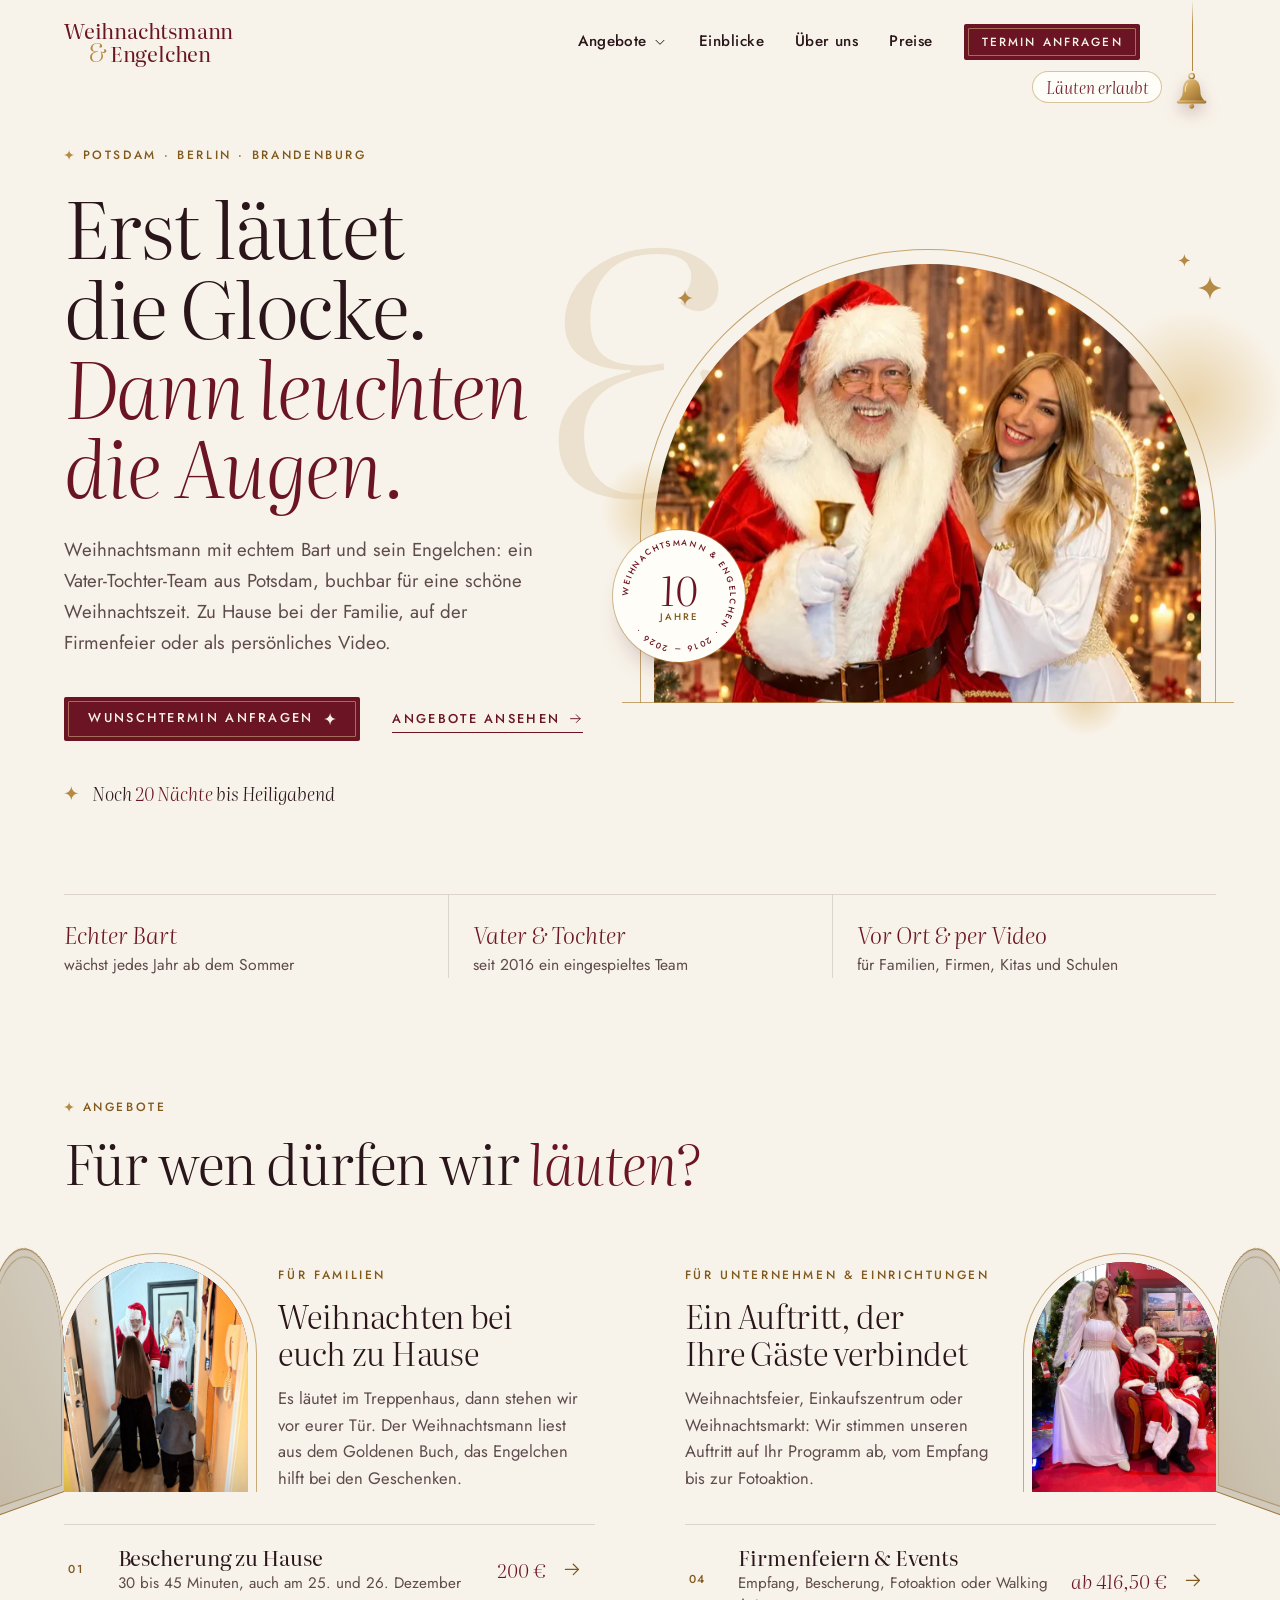
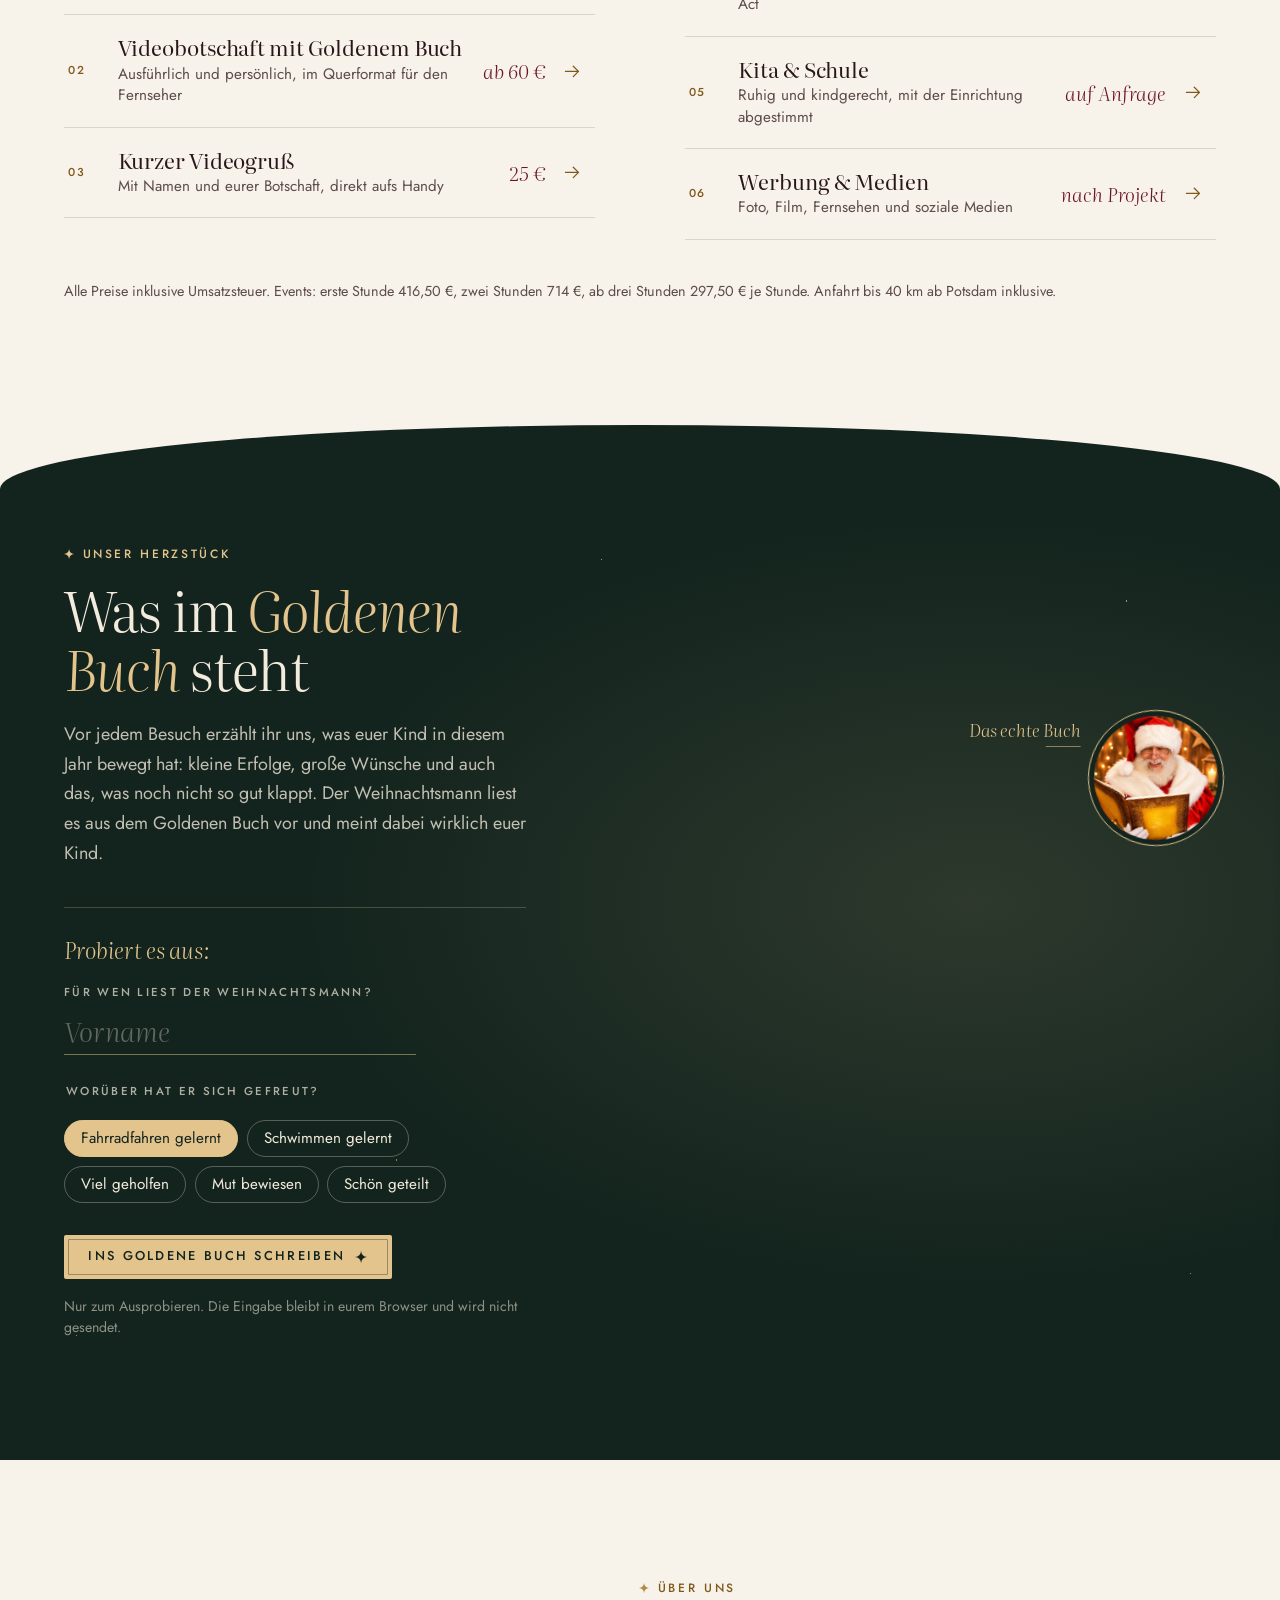
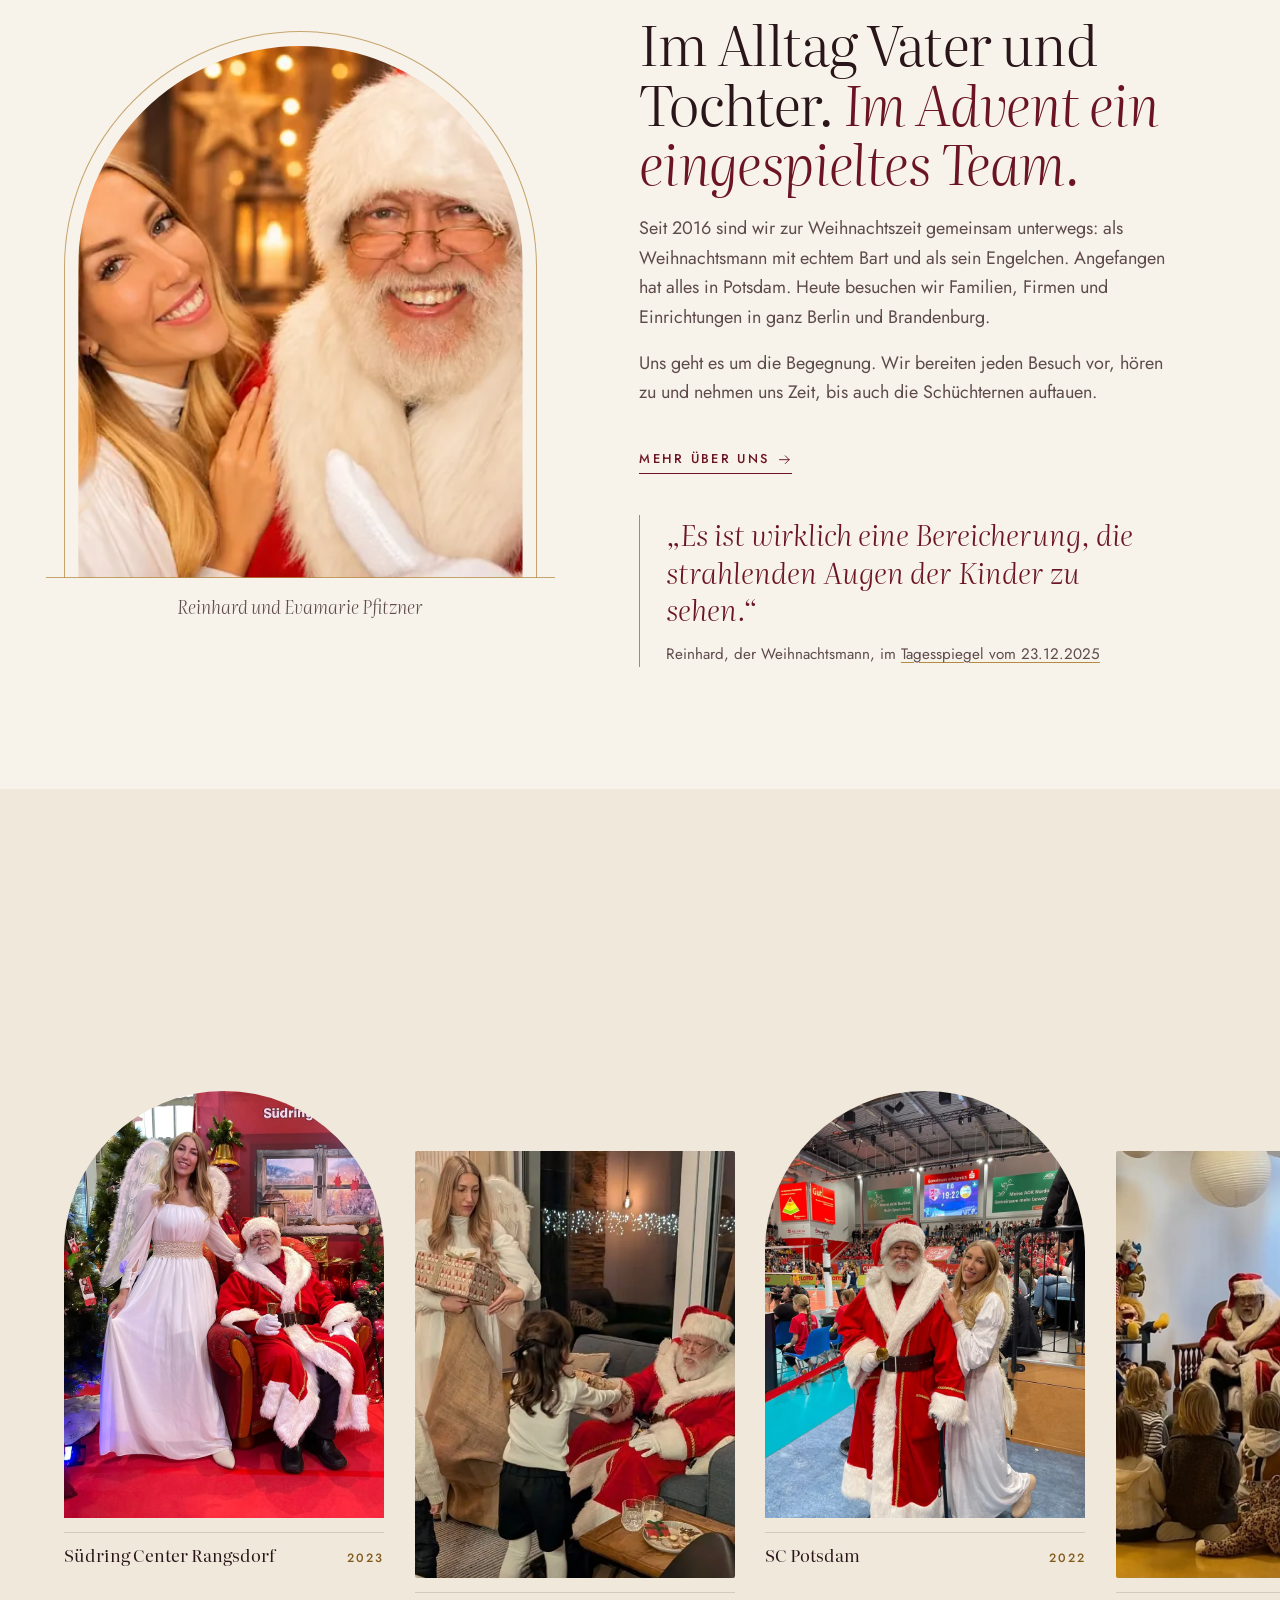
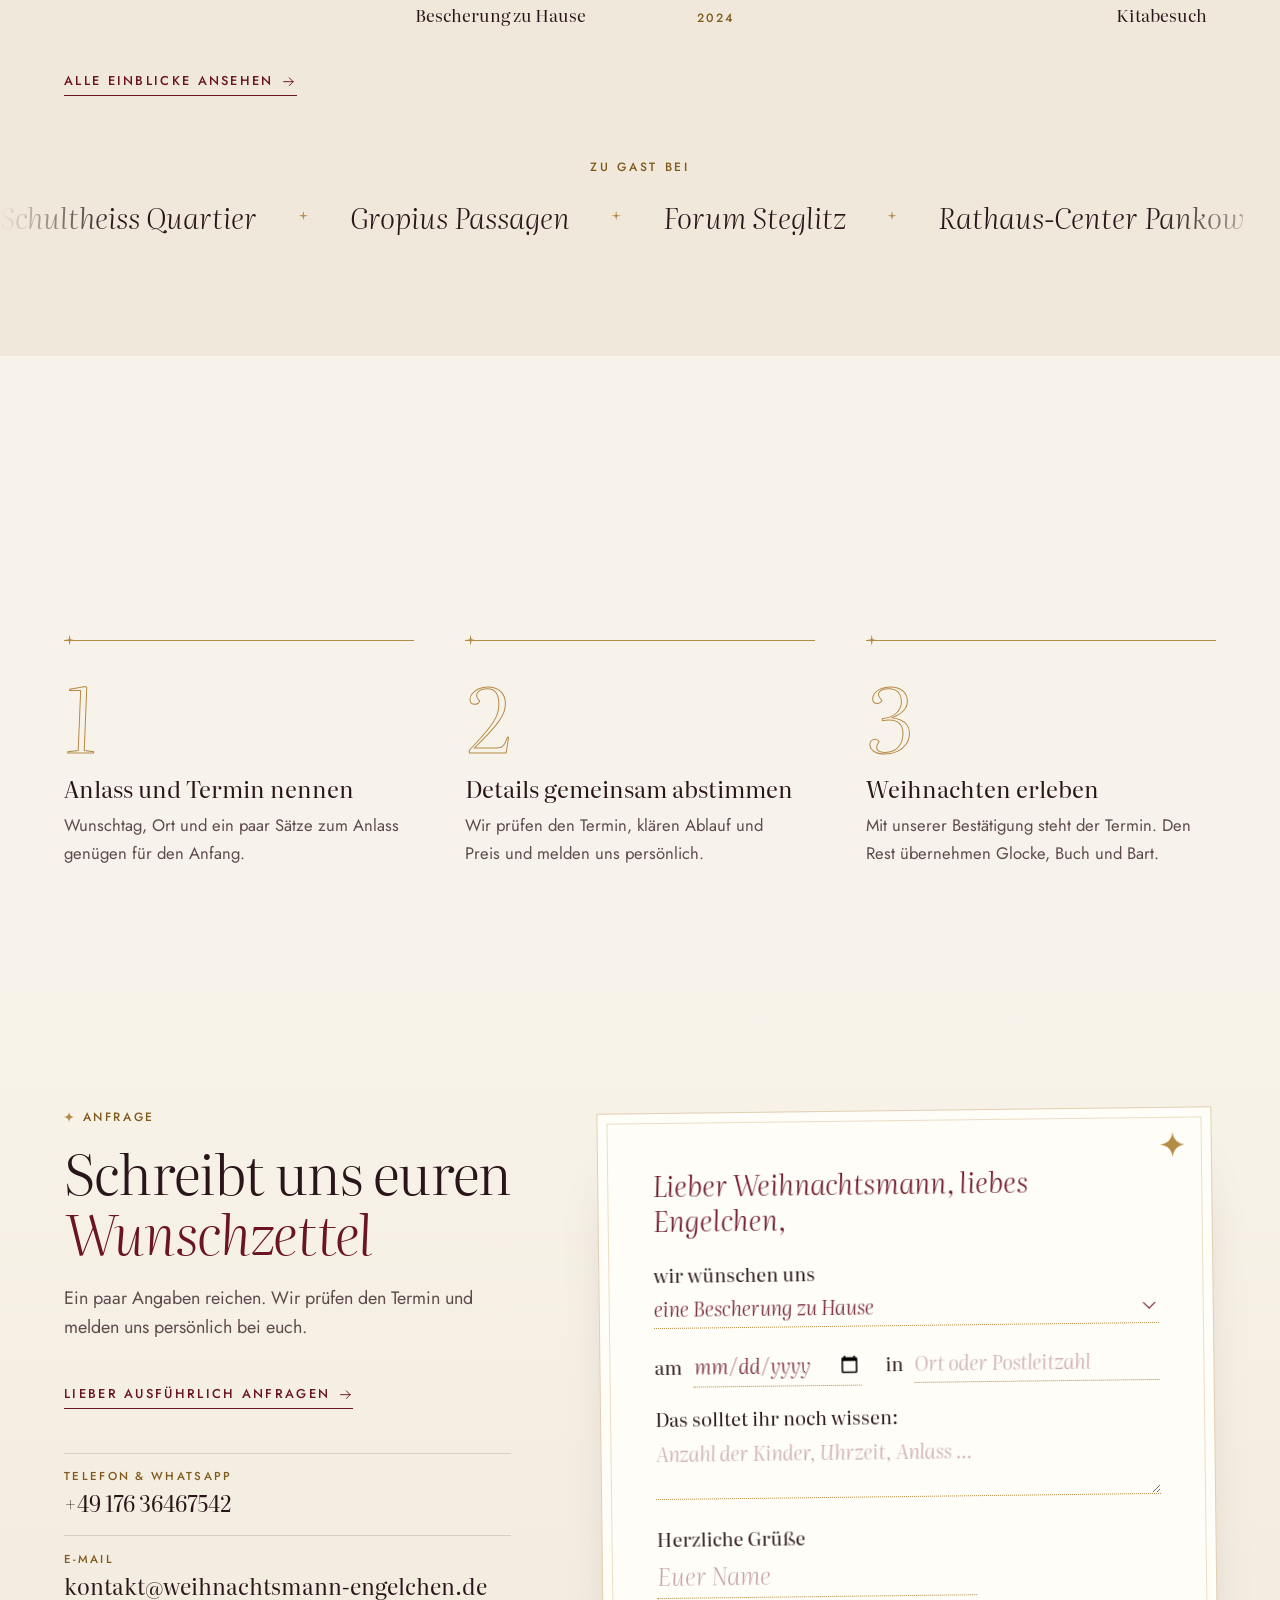
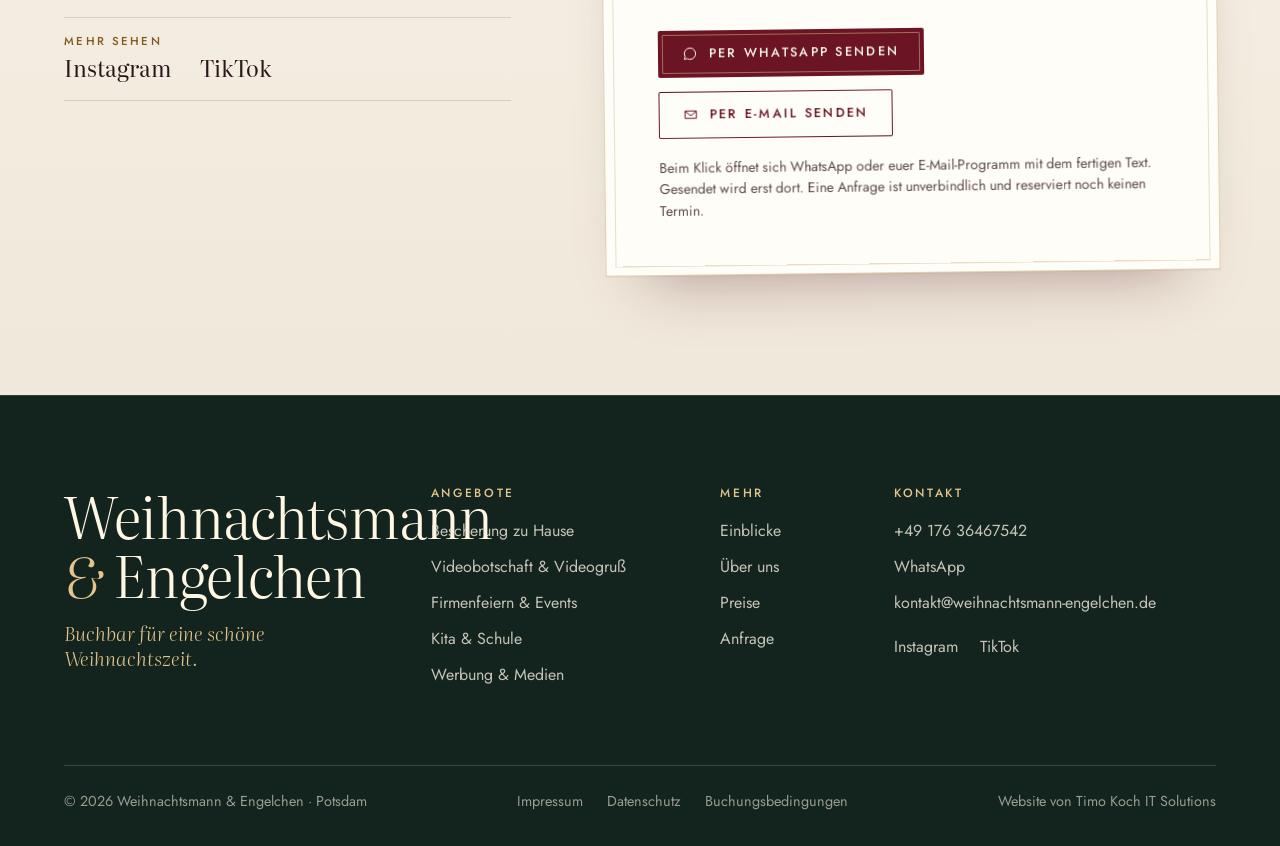
<file: index.html>
<!doctype html>
<html lang="de">
<head>
  <meta charset="utf-8">
  <meta name="viewport" content="width=device-width, initial-scale=1">
  <title>Weihnachtsmann &amp; Engelchen | Buchbar für eine schöne Weihnachtszeit</title>
  <meta name="description" content="Weihnachtsmann mit echtem Bart und sein Engelchen: ein Vater-Tochter-Team aus Potsdam, seit 2016. Bescherung zu Hause, Firmenfeiern, Kita-Besuche und persönliche Videobotschaften in Berlin und Brandenburg.">
  <meta name="theme-color" content="#F8F3EA">

  <meta property="og:type" content="website">
  <meta property="og:locale" content="de_DE">
  <meta property="og:title" content="Weihnachtsmann &amp; Engelchen">
  <meta property="og:description" content="Weihnachtsmann mit echtem Bart und sein Engelchen: ein Vater-Tochter-Team aus Potsdam, seit 2016. Bescherung zu Hause, Firmenfeiern, Kita-Besuche und persönliche Videobotschaften in Berlin und Brandenburg.">
  <meta property="og:image" content="Bilder/hero-weihnachtsmann-engelchen.webp">

  <link rel="icon" href="favicon.ico" sizes="any">
  <link rel="icon" type="image/png" sizes="32x32" href="favicon-32x32.png">
  <link rel="icon" type="image/png" sizes="16x16" href="favicon-16x16.png">
  <link rel="apple-touch-icon" sizes="180x180" href="apple-touch-icon.png">

  <link rel="preload" href="fonts/literata-72-light.woff2" as="font" type="font/woff2" crossorigin>
  <link rel="preload" href="fonts/literata-72-light-italic.woff2" as="font" type="font/woff2" crossorigin>
  <link rel="preload" href="fonts/jost-variable.woff2" as="font" type="font/woff2" crossorigin>
  <link rel="stylesheet" href="css/style.css">
  <script>document.documentElement.classList.add('js');</script>
</head>
<body>

<svg class="unsichtbar" aria-hidden="true" focusable="false">
  <symbol id="stern" viewBox="0 0 24 24"><path d="M12 0c.6 7 5 11.4 12 12-7 .6-11.4 5-12 12-.6-7-5-11.4-12-12 7-.6 11.4-5 12-12z"/></symbol>
  <symbol id="pfeil" viewBox="0 0 24 24"><path d="M4 12h15M13 6l6 6-6 6" fill="none" stroke="currentColor" stroke-width="1.5" stroke-linecap="round" stroke-linejoin="round"/></symbol>
  <symbol id="winkel" viewBox="0 0 24 24"><path d="M6 9.5l6 6 6-6" fill="none" stroke="currentColor" stroke-width="1.5" stroke-linecap="round" stroke-linejoin="round"/></symbol>
  <symbol id="sprechblase" viewBox="0 0 24 24"><path d="M12 3.5a8.500 8.500 0 0 0-7.300 12.800L3.500 20.500l4.300-1.100A8.500 8.500 0 1 0 12 3.500z" fill="none" stroke="currentColor" stroke-width="1.5" stroke-linejoin="round"/></symbol>
  <symbol id="brief" viewBox="0 0 24 24"><path d="M3.5 6.500h17v11h-17zM3.500 7l8.500 6.500L20.500 7" fill="none" stroke="currentColor" stroke-width="1.5" stroke-linejoin="round"/></symbol>
  <symbol id="hoerer" viewBox="0 0 24 24"><path d="M6.200 3.800h3.100l1.500 4.200-2 1.500a11 11 0 0 0 5.700 5.700l1.500-2 4.200 1.500v3.100a2 2 0 0 1-2.200 2A16.500 16.500 0 0 1 4.200 6a2 2 0 0 1 2-2.200z" fill="none" stroke="currentColor" stroke-width="1.5" stroke-linejoin="round"/></symbol>
  <symbol id="abspielen" viewBox="0 0 24 24"><path d="M8 5.500v13l11-6.500z"/></symbol>
  <symbol id="kreuz" viewBox="0 0 24 24"><path d="M6 6l12 12M18 6L6 18" fill="none" stroke="currentColor" stroke-width="1.500" stroke-linecap="round"/></symbol>
  <symbol id="haken" viewBox="0 0 24 24"><path d="M5 12.500l4.500 4.500L19 7.500" fill="none" stroke="currentColor" stroke-width="1.600" stroke-linecap="round" stroke-linejoin="round"/></symbol>
</svg>

<a class="sprung" href="#inhalt">Zum Inhalt springen</a>
<canvas class="staub" id="staub" aria-hidden="true"></canvas>

<!-- ============ Kopf ============ -->
<header class="kopf" id="kopf">
  <div class="kopf__innen">
    <a class="marke" href="./" aria-label="Weihnachtsmann &amp; Engelchen, zur Startseite">
      <span class="marke__eins">Weihnachtsmann</span>
      <span class="marke__zwei"><em>&amp;</em>Engelchen</span>
    </a>

    <nav class="nav" id="nav" aria-label="Hauptnavigation">
      <div class="nav__gruppe" id="nav-angebote">
        <button class="nav__link nav__auf" type="button" aria-expanded="false" aria-controls="untermenue">Angebote<svg aria-hidden="true"><use href="#winkel"/></svg></button>
        <div class="untermenue" id="untermenue">
          <div class="untermenue__spalte">
            <p class="dachzeile">Für Familien</p>
            <a href="bescherung/"><b>Bescherung zu Hause</b><small>Mit Goldenem Buch, bei euch im Wohnzimmer</small></a>
            <a href="videos/"><b>Videobotschaft &amp; Videogruß</b><small>Persönlich, auch aus der Ferne</small></a>
          </div>
          <div class="untermenue__spalte">
            <p class="dachzeile">Für Unternehmen &amp; Einrichtungen</p>
            <a href="firmen-events/"><b>Firmenfeiern &amp; Events</b><small>Feiern, Märkte, Einkaufszentren</small></a>
            <a href="kita-schule/"><b>Kita &amp; Schule</b><small>Ruhig, kindgerecht, abgestimmt</small></a>
            <a href="werbung-medien/"><b>Werbung &amp; Medien</b><small>Foto, Film, Fernsehen, Social Media</small></a>
          </div>
        </div>
      </div>
      <a class="nav__link" href="einblicke/">Einblicke</a>
      <a class="nav__link" href="ueber-uns/">Über uns</a>
      <a class="nav__link" href="preise/">Preise</a>
      <a class="knopf knopf--klein" href="anfrage/"><span>Termin anfragen</span></a>
    </nav>

    <button class="menue" id="menue" type="button" aria-expanded="false" aria-controls="nav">
      <span class="menue__striche" aria-hidden="true"></span>
      <span class="nur-vorlesen">Menü</span>
    </button>

    <button class="glocke" id="glocke" type="button" aria-label="Glocke läuten">
      <span class="glocke__faden" aria-hidden="true"></span>
      <svg class="glocke__bild" viewBox="0 0 64 64" aria-hidden="true">
        <defs>
          <linearGradient id="messing" x1="0" y1="0" x2="1" y2="1">
            <stop offset="0" stop-color="#F1DBA9"/>
            <stop offset=".45" stop-color="#C79A4E"/>
            <stop offset="1" stop-color="#8C672B"/>
          </linearGradient>
        </defs>
        <circle cx="32" cy="10.5" r="4" fill="none" stroke="url(#messing)" stroke-width="2.2"/>
        <circle class="glocke__kloeppel" cx="32" cy="55" r="3.8" fill="url(#messing)"/>
        <path d="M32 15c-10 0-13 9-13 18 0 7-3 11-7 15h40c-4-4-7-8-7-15 0-9-3-18-13-18z" fill="url(#messing)"/>
        <rect x="10" y="46.5" width="44" height="4.5" rx="2.2" fill="url(#messing)"/>
        <path d="M25.5 21.5c-2.2 2.8-3 7-3 11.5" fill="none" stroke="#FFF6DD" stroke-width="1.6" stroke-linecap="round" opacity=".7"/>
      </svg>
      <span class="glocke__tipp" aria-hidden="true">Läuten erlaubt</span>
    </button>
  </div>
</header>

<main id="inhalt">

  <!-- ============ Hero ============ -->
  <section class="hero" aria-labelledby="hero-titel">
    <div class="hero__innen">
      <div class="hero__text">
        <p class="dachzeile hero__dach"><svg aria-hidden="true"><use href="#stern"/></svg>Potsdam · Berlin · Brandenburg</p>
        <h1 class="hero__titel" id="hero-titel">
          <span class="zeile" style="--i:0"><span>Erst läutet</span></span>
          <span class="zeile" style="--i:1"><span>die Glocke.</span></span>
          <span class="zeile zeile--kursiv" style="--i:2"><span>Dann leuchten</span></span>
          <span class="zeile zeile--kursiv" style="--i:3"><span>die Augen.</span></span>
        </h1>
        <p class="hero__lead">Weihnachtsmann mit echtem Bart und sein Engelchen: ein Vater-Tochter-Team aus Potsdam, buchbar für eine schöne Weihnachtszeit. Zu Hause bei der Familie, auf der Firmenfeier oder als persönliches Video.</p>
        <div class="hero__aktionen">
          <a class="knopf" href="#anfrage"><span>Wunschtermin anfragen</span><svg aria-hidden="true"><use href="#stern"/></svg></a>
          <a class="textlink" href="#angebote">Angebote ansehen<svg aria-hidden="true"><use href="#pfeil"/></svg></a>
        </div>
        <p class="countdown" id="countdown" hidden><svg aria-hidden="true"><use href="#stern"/></svg><span></span></p>
      </div>

      <div class="hero__bild">
        <span class="hero__und" aria-hidden="true">&amp;</span>
        <span class="licht licht--1" aria-hidden="true"></span>
        <span class="licht licht--2" aria-hidden="true"></span>
        <span class="licht licht--3" aria-hidden="true"></span>
        <div class="fenster">
          <div class="fenster__glas">
            <img src="Bilder/hero-weihnachtsmann-engelchen.webp"
                 srcset="Bilder/hero-weihnachtsmann-engelchen-640.webp 640w, Bilder/hero-weihnachtsmann-engelchen.webp 1073w"
                 sizes="(min-width: 1000px) 46vw, 92vw"
                 width="1073" height="862" fetchpriority="high"
                 alt="Der Weihnachtsmann mit Glocke und das Engelchen stehen lächelnd vor einer Holzwand mit Lichterketten">
          </div>
        </div>
        <div class="siegel" aria-label="Zehn Jahre Weihnachtsmann und Engelchen, 2016 bis 2026" role="img">
          <svg class="siegel__ring" viewBox="0 0 120 120" aria-hidden="true">
            <defs><path id="kreis" d="M60 60m-46 0a46 46 0 1 1 92 0a46 46 0 1 1-92 0"/></defs>
            <text><textPath href="#kreis" startOffset="0">Weihnachtsmann &amp; Engelchen · 2016 – 2026 · </textPath></text>
          </svg>
          <span class="siegel__mitte"><b>10</b><i>Jahre</i></span>
        </div>
        <svg class="funke funke--1" aria-hidden="true"><use href="#stern"/></svg>
        <svg class="funke funke--2" aria-hidden="true"><use href="#stern"/></svg>
        <svg class="funke funke--3" aria-hidden="true"><use href="#stern"/></svg>
      </div>
    </div>

    <ul class="merkmale" aria-label="Auf einen Blick">
      <li><b>Echter Bart</b><span>wächst jedes Jahr ab dem Sommer</span></li>
      <li><b>Vater &amp; Tochter</b><span>seit 2016 ein eingespieltes Team</span></li>
      <li><b>Vor Ort &amp; per Video</b><span>für Familien, Firmen, Kitas und Schulen</span></li>
    </ul>
  </section>

  <!-- ============ Angebote ============ -->
  <section class="abschnitt angebote" id="angebote" aria-labelledby="angebote-titel">
    <div class="abschnitt__kopf zeig">
      <p class="dachzeile"><svg aria-hidden="true"><use href="#stern"/></svg>Angebote</p>
      <h2 class="titel" id="angebote-titel">Für wen dürfen wir <em>läuten?</em></h2>
    </div>

    <div class="tueren">
      <article class="tuer tuer--links zeig" data-tuer>
        <div class="tuer__oben">
          <div class="tuerchen">
            <div class="tuerchen__bild">
              <img data-tuerbild src="Bilder/einblick-bescherung-2025.webp" width="900" height="1175" loading="lazy"
                   alt="Weihnachtsmann und Engelchen stehen im Hausflur, zwei Kinder öffnen ihnen die Tür">
              <img data-tuerbild-neu src="[data-uri]" alt="" aria-hidden="true">
            </div>
            <div class="tuerchen__blatt" aria-hidden="true"><svg><use href="#stern"/></svg></div>
          </div>
          <div class="tuer__kopf">
            <p class="dachzeile">Für Familien</p>
            <h3 class="tuer__titel">Weihnachten bei euch zu Hause</h3>
            <p>Es läutet im Treppenhaus, dann stehen wir vor eurer Tür. Der Weihnachtsmann liest aus dem Goldenen Buch, das Engelchen hilft bei den Geschenken.</p>
          </div>
        </div>
        <ul class="liste">
          <li><a href="bescherung/" data-bild="Bilder/einblick-bescherung-2024.webp">
            <span class="liste__nr">01</span>
            <span class="liste__text"><b>Bescherung zu Hause</b><small>30 bis 45 Minuten, auch am 25. und 26. Dezember</small></span>
            <span class="liste__preis">200 €</span>
            <svg aria-hidden="true"><use href="#pfeil"/></svg>
          </a></li>
          <li><a href="videos/#videobotschaft" data-bild="Bilder/videobotschaft.webp" data-pos="32% 50%">
            <span class="liste__nr">02</span>
            <span class="liste__text"><b>Videobotschaft mit Goldenem Buch</b><small>Ausführlich und persönlich, im Querformat für den Fernseher</small></span>
            <span class="liste__preis">ab 60 €</span>
            <svg aria-hidden="true"><use href="#pfeil"/></svg>
          </a></li>
          <li><a href="videos/#videogruss" data-bild="Bilder/videogruss.webp">
            <span class="liste__nr">03</span>
            <span class="liste__text"><b>Kurzer Videogruß</b><small>Mit Namen und eurer Botschaft, direkt aufs Handy</small></span>
            <span class="liste__preis">25 €</span>
            <svg aria-hidden="true"><use href="#pfeil"/></svg>
          </a></li>
        </ul>
      </article>

      <article class="tuer tuer--rechts zeig" data-tuer>
        <div class="tuer__oben">
          <div class="tuerchen">
            <div class="tuerchen__bild">
              <img data-tuerbild src="Bilder/einblick-suedring-center-2023.webp" width="900" height="1261" loading="lazy"
                   alt="Das Engelchen im weißen Kleid steht neben dem Weihnachtsmann im Sessel auf einer Bühne im Südring Center">
              <img data-tuerbild-neu src="[data-uri]" alt="" aria-hidden="true">
            </div>
            <div class="tuerchen__blatt" aria-hidden="true"><svg><use href="#stern"/></svg></div>
          </div>
          <div class="tuer__kopf">
            <p class="dachzeile">Für Unternehmen &amp; Einrichtungen</p>
            <h3 class="tuer__titel">Ein Auftritt, der Ihre Gäste verbindet</h3>
            <p>Weihnachtsfeier, Einkaufszentrum oder Weihnachtsmarkt: Wir stimmen unseren Auftritt auf Ihr Programm ab, vom Empfang bis zur Fotoaktion.</p>
          </div>
        </div>
        <ul class="liste">
          <li><a href="firmen-events/" data-bild="Bilder/einblick-sc-potsdam-2022.webp">
            <span class="liste__nr">04</span>
            <span class="liste__text"><b>Firmenfeiern &amp; Events</b><small>Empfang, Bescherung, Fotoaktion oder Walking Act</small></span>
            <span class="liste__preis">ab 416,50 €</span>
            <svg aria-hidden="true"><use href="#pfeil"/></svg>
          </a></li>
          <li><a href="kita-schule/" data-bild="Bilder/einblick-kitabesuch-2024.webp">
            <span class="liste__nr">05</span>
            <span class="liste__text"><b>Kita &amp; Schule</b><small>Ruhig und kindgerecht, mit der Einrichtung abgestimmt</small></span>
            <span class="liste__preis">auf Anfrage</span>
            <svg aria-hidden="true"><use href="#pfeil"/></svg>
          </a></li>
          <li><a href="werbung-medien/" data-bild="Bilder/werbung-medien.webp">
            <span class="liste__nr">06</span>
            <span class="liste__text"><b>Werbung &amp; Medien</b><small>Foto, Film, Fernsehen und soziale Medien</small></span>
            <span class="liste__preis">nach Projekt</span>
            <svg aria-hidden="true"><use href="#pfeil"/></svg>
          </a></li>
        </ul>
      </article>
    </div>

    <p class="fussnote zeig">Alle Preise inklusive Umsatzsteuer. Events: erste Stunde 416,50 €, zwei Stunden 714 €, ab drei Stunden 297,50 € je Stunde. Anfahrt bis 40 km ab Potsdam inklusive.</p>
  </section>

  <!-- ============ Das Goldene Buch ============ -->
  <section class="abschnitt buchteil" id="goldenes-buch" aria-labelledby="buch-titel">
    <div class="buchteil__innen">
      <div class="buchteil__text zeig">
        <p class="dachzeile"><svg aria-hidden="true"><use href="#stern"/></svg>Unser Herzstück</p>
        <h2 class="titel" id="buch-titel">Was im <em>Goldenen Buch</em> steht</h2>
        <p class="lauftext">Vor jedem Besuch erzählt ihr uns, was euer Kind in diesem Jahr bewegt hat: kleine Erfolge, große Wünsche und auch das, was noch nicht so gut klappt. Der Weihnachtsmann liest es aus dem Goldenen Buch vor und meint dabei wirklich euer Kind.</p>

        <form class="buchform" id="buchform" novalidate>
          <p class="buchform__einladung">Probiert es aus:</p>
          <div class="feld">
            <label for="buch-name">Für wen liest der Weihnachtsmann?</label>
            <input id="buch-name" name="name" type="text" maxlength="24" placeholder="Vorname" autocomplete="off" spellcheck="false">
          </div>
          <fieldset class="chips">
            <legend>Worüber hat er sich gefreut?</legend>
            <label class="chip"><input type="radio" name="lob" value="Fahrradfahren gelernt" checked><span>Fahrradfahren gelernt</span></label>
            <label class="chip"><input type="radio" name="lob" value="schwimmen gelernt"><span>Schwimmen gelernt</span></label>
            <label class="chip"><input type="radio" name="lob" value="zu Hause ganz viel geholfen"><span>Viel geholfen</span></label>
            <label class="chip"><input type="radio" name="lob" value="großen Mut bewiesen"><span>Mut bewiesen</span></label>
            <label class="chip"><input type="radio" name="lob" value="so schön geteilt"><span>Schön geteilt</span></label>
          </fieldset>
          <button class="knopf knopf--gold" type="submit"><span>Ins Goldene Buch schreiben</span><svg aria-hidden="true"><use href="#stern"/></svg></button>
          <p class="kleingedrucktes">Nur zum Ausprobieren. Die Eingabe bleibt in eurem Browser und wird nicht gesendet.</p>
        </form>
      </div>

      <div class="buchteil__buehne zeig">
        <figure class="medaillon">
          <img src="Bilder/goldenes-buch.webp" width="1100" height="825" loading="lazy"
               alt="Der Weihnachtsmann liest lächelnd aus dem aufgeschlagenen Goldenen Buch">
          <figcaption>Das echte Buch</figcaption>
        </figure>

        <div class="buch" id="buch">
          <div class="buch__deckel" aria-hidden="true"></div>
          <div class="buch__seiten">
            <div class="seite seite--links" aria-hidden="true">
              <svg><use href="#stern"/></svg>
              <p class="seite__titel">Das Goldene Buch</p>
              <span class="seite__linie"></span>
              <p class="seite__jahr">Weihnachten <span data-jahr>2026</span></p>
            </div>
            <div class="seite seite--rechts" aria-live="polite">
              <p class="eintrag__name" id="eintrag-name"></p>
              <p class="eintrag__text" id="eintrag-text"><span class="eintrag__leer">Hier steht gleich ein Name.</span></p>
              <p class="eintrag__gruss" id="eintrag-gruss"></p>
            </div>
          </div>
          <div class="buch__blatt" aria-hidden="true">
            <div class="buch__blatt-vorn"></div>
            <div class="buch__blatt-hinten">
              <svg><use href="#stern"/></svg>
              <p class="seite__titel">Das Goldene Buch</p>
              <span class="seite__linie"></span>
              <p class="seite__jahr">Weihnachten <span data-jahr>2026</span></p>
            </div>
          </div>
        </div>

        <div class="buch__danach" id="buch-danach" hidden>
          <p>So klingt es an Heiligabend, nur mit euren echten Geschichten.</p>
          <a class="textlink textlink--hell" href="#anfrage" data-wunsch="bescherung">Bescherung anfragen<svg aria-hidden="true"><use href="#pfeil"/></svg></a>
          <a class="textlink textlink--hell" href="#anfrage" data-wunsch="videobotschaft">Videobotschaft anfragen<svg aria-hidden="true"><use href="#pfeil"/></svg></a>
        </div>
      </div>
    </div>
  </section>

  <!-- ============ Über uns ============ -->
  <section class="abschnitt ueber" id="ueber-uns" aria-labelledby="ueber-titel">
    <div class="ueber__innen">
      <div class="ueber__bild zeig">
        <div class="fenster fenster--hoch">
          <div class="fenster__glas">
            <img src="Bilder/team-vater-tochter.webp"
                 srcset="Bilder/team-vater-tochter-640.webp 640w, Bilder/team-vater-tochter.webp 1200w"
                 sizes="(min-width: 1000px) 40vw, 92vw"
                 width="1200" height="900" loading="lazy"
                 alt="Nahaufnahme: Das Engelchen lehnt sich lachend an die Schulter des Weihnachtsmanns">
          </div>
        </div>
        <p class="ueber__bildtext">Reinhard und Evamarie Pfitzner</p>
      </div>

      <div class="ueber__text zeig">
        <p class="dachzeile"><svg aria-hidden="true"><use href="#stern"/></svg>Über uns</p>
        <h2 class="titel" id="ueber-titel">Im Alltag Vater und Tochter. <em>Im Advent ein eingespieltes Team.</em></h2>
        <p class="lauftext">Seit 2016 sind wir zur Weihnachtszeit gemeinsam unterwegs: als Weihnachtsmann mit echtem Bart und als sein Engelchen. Angefangen hat alles in Potsdam. Heute besuchen wir Familien, Firmen und Einrichtungen in ganz Berlin und Brandenburg.</p>
        <p class="lauftext">Uns geht es um die Begegnung. Wir bereiten jeden Besuch vor, hören zu und nehmen uns Zeit, bis auch die Schüchternen auftauen.</p>
        <p class="mehr"><a class="textlink" href="ueber-uns/">Mehr über uns<svg aria-hidden="true"><use href="#pfeil"/></svg></a></p>

        <figure class="zitat">
          <blockquote>„Es ist wirklich eine Bereicherung, die strahlenden Augen der Kinder zu sehen.“</blockquote>
          <figcaption>
            Reinhard, der Weihnachtsmann, im
            <a href="https://www.tagesspiegel.de/potsdam/landeshauptstadt/die-stars-des-heiligen-abends-vater-und-tochter-bringen-potsdamer-kinderaugen-zum-leuchten--als-weihnachtsmann-und-engel-15067483.html" target="_blank" rel="noopener">Tagesspiegel vom 23.12.2025</a>
          </figcaption>
        </figure>
      </div>
    </div>
  </section>

  <!-- ============ Einblicke ============ -->
  <section class="abschnitt einblicke" id="einblicke" aria-labelledby="einblicke-titel">
    <div class="abschnitt__kopf abschnitt__kopf--reihe zeig">
      <div>
        <p class="dachzeile"><svg aria-hidden="true"><use href="#stern"/></svg>Einblicke</p>
        <h2 class="titel" id="einblicke-titel">Echte Auftritte, <em>echte Momente</em></h2>
      </div>
      <p class="zieh-hinweis" aria-hidden="true">Ziehen oder wischen<svg><use href="#pfeil"/></svg></p>
    </div>

    <div class="film" id="film" tabindex="0" role="region" aria-label="Fotos von Auftritten, seitlich scrollbar">
      <figure class="film__bild">
        <img src="Bilder/einblick-suedring-center-2023.webp" width="900" height="1261" loading="lazy" alt="Weihnachtsmann im Sessel und Engelchen mit Flügeln auf der Bühne im Südring Center">
        <figcaption><b>Südring Center Rangsdorf</b><span>2023</span></figcaption>
      </figure>
      <figure class="film__bild film__bild--tief">
        <img src="Bilder/einblick-bescherung-2024.webp" width="597" height="796" loading="lazy" alt="Ein Kind reicht dem Weihnachtsmann im Wohnzimmer die Hand, das Engelchen hält ein Geschenk">
        <figcaption><b>Bescherung zu Hause</b><span>2024</span></figcaption>
      </figure>
      <figure class="film__bild">
        <img src="Bilder/einblick-sc-potsdam-2022.webp" width="900" height="1200" loading="lazy" alt="Weihnachtsmann und Engelchen am Spielfeldrand in der Halle des SC Potsdam">
        <figcaption><b>SC Potsdam</b><span>2022</span></figcaption>
      </figure>
      <figure class="film__bild film__bild--tief">
        <img src="Bilder/einblick-kitabesuch-2024.webp" width="900" height="1200" loading="lazy" alt="Kinder sitzen im Halbkreis vor dem Weihnachtsmann und dem Engelchen">
        <figcaption><b>Kitabesuch</b><span>2024</span></figcaption>
      </figure>
      <figure class="film__bild">
        <img src="Bilder/einblick-forum-steglitz-2022.webp" width="900" height="1200" loading="lazy" alt="Engelchen mit Heiligenschein neben dem Weihnachtsmann im Ledersessel vor einem geschmückten Baum">
        <figcaption><b>Forum Steglitz</b><span>2022</span></figcaption>
      </figure>
      <figure class="film__bild film__bild--tief">
        <img src="Bilder/einblick-bescherung-2025.webp" width="900" height="1175" loading="lazy" alt="Weihnachtsmann und Engelchen stehen im Hausflur, zwei Kinder öffnen ihnen die Tür">
        <figcaption><b>Bescherung zu Hause</b><span>2025</span></figcaption>
      </figure>
      <figure class="film__bild">
        <img src="Bilder/einblick-kleinmachnow-2025.webp" width="900" height="1200" loading="lazy" alt="Ein Kind steht vor dem Weihnachtsmann, der in einem Sessel sitzt">
        <figcaption><b>Zauberplätzchen Kleinmachnow</b><span>2025</span></figcaption>
      </figure>
    </div>

    <p class="mehr mehr--rand zeig"><a class="textlink" href="einblicke/">Alle Einblicke ansehen<svg aria-hidden="true"><use href="#pfeil"/></svg></a></p>

    <div class="zugast zeig">
      <p class="dachzeile">Zu Gast bei</p>
      <div class="laufband" aria-label="Referenzen">
        <ul class="laufband__spur">
          <li>Schultheiss Quartier</li><li>Gropius Passagen</li><li>Forum Steglitz</li><li>Rathaus-Center Pankow</li><li>Südring Center</li><li>EDEKA Center No.1</li><li>Thalia</li><li>Lieferando</li><li>Laughing Hearts</li><li>SC Potsdam</li><li>Gemeinde Kleinmachnow</li><li>Potsdamer Neueste Nachrichten</li>
        </ul>
        <ul class="laufband__spur" aria-hidden="true">
          <li>Schultheiss Quartier</li><li>Gropius Passagen</li><li>Forum Steglitz</li><li>Rathaus-Center Pankow</li><li>Südring Center</li><li>EDEKA Center No.1</li><li>Thalia</li><li>Lieferando</li><li>Laughing Hearts</li><li>SC Potsdam</li><li>Gemeinde Kleinmachnow</li><li>Potsdamer Neueste Nachrichten</li>
        </ul>
      </div>
    </div>
  </section>

  <!-- ============ Ablauf ============ -->
  <section class="abschnitt ablauf" aria-labelledby="ablauf-titel">
    <div class="abschnitt__kopf zeig">
      <p class="dachzeile"><svg aria-hidden="true"><use href="#stern"/></svg>So läuft es ab</p>
      <h2 class="titel" id="ablauf-titel">Von der Idee zum <em>Weihnachtsmoment</em></h2>
    </div>
    <ol class="schritte" id="schritte">
      <li class="schritt zeig">
        <span class="schritt__nr" aria-hidden="true">1</span>
        <h3>Anlass und Termin nennen</h3>
        <p>Wunschtag, Ort und ein paar Sätze zum Anlass genügen für den Anfang.</p>
      </li>
      <li class="schritt zeig">
        <span class="schritt__nr" aria-hidden="true">2</span>
        <h3>Details gemeinsam abstimmen</h3>
        <p>Wir prüfen den Termin, klären Ablauf und Preis und melden uns persönlich.</p>
      </li>
      <li class="schritt zeig">
        <span class="schritt__nr" aria-hidden="true">3</span>
        <h3>Weihnachten erleben</h3>
        <p>Mit unserer Bestätigung steht der Termin. Den Rest übernehmen Glocke, Buch und Bart.</p>
      </li>
    </ol>
  </section>

  <!-- ============ Anfrage / Wunschzettel ============ -->
  <section class="abschnitt anfrage" id="anfrage" aria-labelledby="anfrage-titel">
    <div class="anfrage__innen">
      <div class="anfrage__text zeig">
        <p class="dachzeile"><svg aria-hidden="true"><use href="#stern"/></svg>Anfrage</p>
        <h2 class="titel" id="anfrage-titel">Schreibt uns euren <em>Wunschzettel</em></h2>
        <p class="lauftext">Ein paar Angaben reichen. Wir prüfen den Termin und melden uns persönlich bei euch.</p>
        <p class="mehr"><a class="textlink" href="anfrage/">Lieber ausführlich anfragen<svg aria-hidden="true"><use href="#pfeil"/></svg></a></p>

        <ul class="wege">
          <li>
            <span class="wege__art">Telefon &amp; WhatsApp</span>
            <a href="tel:+4917636467542">+49 176 36467542</a>
          </li>
          <li>
            <span class="wege__art">E-Mail</span>
            <a href="mailto:kontakt@weihnachtsmann-engelchen.de">kontakt@weihnachtsmann-engelchen.de</a>
          </li>
          <li>
            <span class="wege__art">Mehr sehen</span>
            <span class="wege__paar">
              <a href="https://www.instagram.com/weihnachtsmann_und_engelchen/" target="_blank" rel="noopener">Instagram</a>
              <a href="https://www.tiktok.com/@weihnachtsmann_und_engel" target="_blank" rel="noopener">TikTok</a>
            </span>
          </li>
        </ul>
      </div>

      <form class="zettel zeig" id="zettel" novalidate>
        <svg class="zettel__stern" aria-hidden="true"><use href="#stern"/></svg>
        <p class="zettel__anrede">Lieber Weihnachtsmann, liebes Engelchen,</p>

        <div class="zettel__zeile">
          <label for="z-wunsch">wir wünschen uns</label>
          <span class="auswahl">
            <select id="z-wunsch" name="wunsch">
              <option value="bescherung" data-satz="eine Bescherung zu Hause" data-ort="1">eine Bescherung zu Hause</option>
              <option value="event" data-satz="einen Auftritt bei unserer Feier oder Veranstaltung" data-ort="1">einen Auftritt bei unserer Feier</option>
              <option value="kita" data-satz="einen Besuch in unserer Kita oder Schule" data-ort="1">einen Besuch in Kita oder Schule</option>
              <option value="videogruss" data-satz="einen kurzen Videogruß">einen kurzen Videogruß</option>
              <option value="videobotschaft" data-satz="eine Videobotschaft mit Goldenem Buch">eine Videobotschaft mit Goldenem Buch</option>
              <option value="medien" data-satz="euch für Foto, Film oder Werbung" data-ort="1">euch für Foto, Film oder Werbung</option>
              <option value="anderes" data-satz="etwas ganz Besonderes" data-ort="1">etwas ganz Besonderes</option>
            </select>
          </span>
        </div>

        <div class="zettel__zeile zettel__zeile--paar">
          <span class="zettel__stueck">
            <label for="z-datum" id="z-datum-label">am</label>
            <input id="z-datum" name="datum" type="date">
          </span>
          <span class="zettel__stueck" id="z-ort-stueck">
            <label for="z-ort">in</label>
            <input id="z-ort" name="ort" type="text" placeholder="Ort oder Postleitzahl" autocomplete="address-level2" maxlength="60">
          </span>
        </div>

        <div class="zettel__zeile">
          <label for="z-notiz">Das solltet ihr noch wissen:</label>
          <textarea id="z-notiz" name="notiz" rows="2" maxlength="600" placeholder="Anzahl der Kinder, Uhrzeit, Anlass …"></textarea>
        </div>

        <p class="zettel__gruss">Herzliche Grüße</p>
        <div class="zettel__zeile zettel__zeile--name">
          <label class="nur-vorlesen" for="z-name">Euer Name</label>
          <input id="z-name" name="name" type="text" placeholder="Euer Name" autocomplete="name" maxlength="60" required>
        </div>

        <p class="zettel__fehler" id="z-fehler" role="alert" hidden>Bitte tragt noch euren Namen ein.</p>

        <div class="zettel__senden">
          <a class="knopf" id="z-whatsapp" href="https://wa.me/4917636467542" target="_blank" rel="noopener"><svg aria-hidden="true"><use href="#sprechblase"/></svg><span>Per WhatsApp senden</span></a>
          <a class="knopf knopf--linie" id="z-mail" href="mailto:kontakt@weihnachtsmann-engelchen.de"><svg aria-hidden="true"><use href="#brief"/></svg><span>Per E-Mail senden</span></a>
        </div>
        <p class="kleingedrucktes">Beim Klick öffnet sich WhatsApp oder euer E-Mail-Programm mit dem fertigen Text. Gesendet wird erst dort. Eine Anfrage ist unverbindlich und reserviert noch keinen Termin.</p>
      </form>
    </div>
  </section>
</main>

<!-- ============ Fuß ============ -->
<footer class="fuss">
  <div class="fuss__innen">
    <div class="fuss__marke">
      <p class="fuss__name">Weihnachtsmann <em>&amp;</em> Engelchen</p>
      <p class="fuss__spruch">Buchbar für eine schöne Weihnachtszeit.</p>
    </div>

    <nav class="fuss__spalte" aria-label="Angebote">
      <p class="dachzeile">Angebote</p>
      <a href="bescherung/">Bescherung zu Hause</a>
      <a href="videos/">Videobotschaft &amp; Videogruß</a>
      <a href="firmen-events/">Firmenfeiern &amp; Events</a>
      <a href="kita-schule/">Kita &amp; Schule</a>
      <a href="werbung-medien/">Werbung &amp; Medien</a>
    </nav>

    <nav class="fuss__spalte" aria-label="Weitere Seiten">
      <p class="dachzeile">Mehr</p>
      <a href="einblicke/">Einblicke</a>
      <a href="ueber-uns/">Über uns</a>
      <a href="preise/">Preise</a>
      <a href="anfrage/">Anfrage</a>
    </nav>

    <div class="fuss__spalte">
      <p class="dachzeile">Kontakt</p>
      <a href="tel:+4917636467542">+49 176 36467542</a>
      <a href="https://wa.me/4917636467542" target="_blank" rel="noopener">WhatsApp</a>
      <a href="mailto:kontakt@weihnachtsmann-engelchen.de">kontakt@weihnachtsmann-engelchen.de</a>
      <span class="fuss__sozial"><a href="https://www.instagram.com/weihnachtsmann_und_engelchen/" target="_blank" rel="noopener">Instagram</a><a href="https://www.tiktok.com/@weihnachtsmann_und_engel" target="_blank" rel="noopener">TikTok</a></span>
    </div>
  </div>

  <div class="fuss__unten">
    <p>© <span data-jahr>2026</span> Weihnachtsmann &amp; Engelchen · Potsdam</p>
    <p class="fuss__recht">
      <a href="impressum/">Impressum</a>
      <a href="datenschutz/">Datenschutz</a>
      <a href="buchungsbedingungen/">Buchungsbedingungen</a>
    </p>
    <p class="fuss__dank">Website von <a href="https://timokochitsolutions.de" target="_blank" rel="noopener">Timo Koch IT Solutions</a></p>
  </div>
</footer>

<a class="wa" id="wa" href="https://wa.me/4917636467542" target="_blank" rel="noopener" aria-label="Per WhatsApp schreiben">
  <svg aria-hidden="true"><use href="#sprechblase"/></svg><span>WhatsApp</span>
</a>

<script src="js/main.js" defer></script>
</body>
</html>
</file>
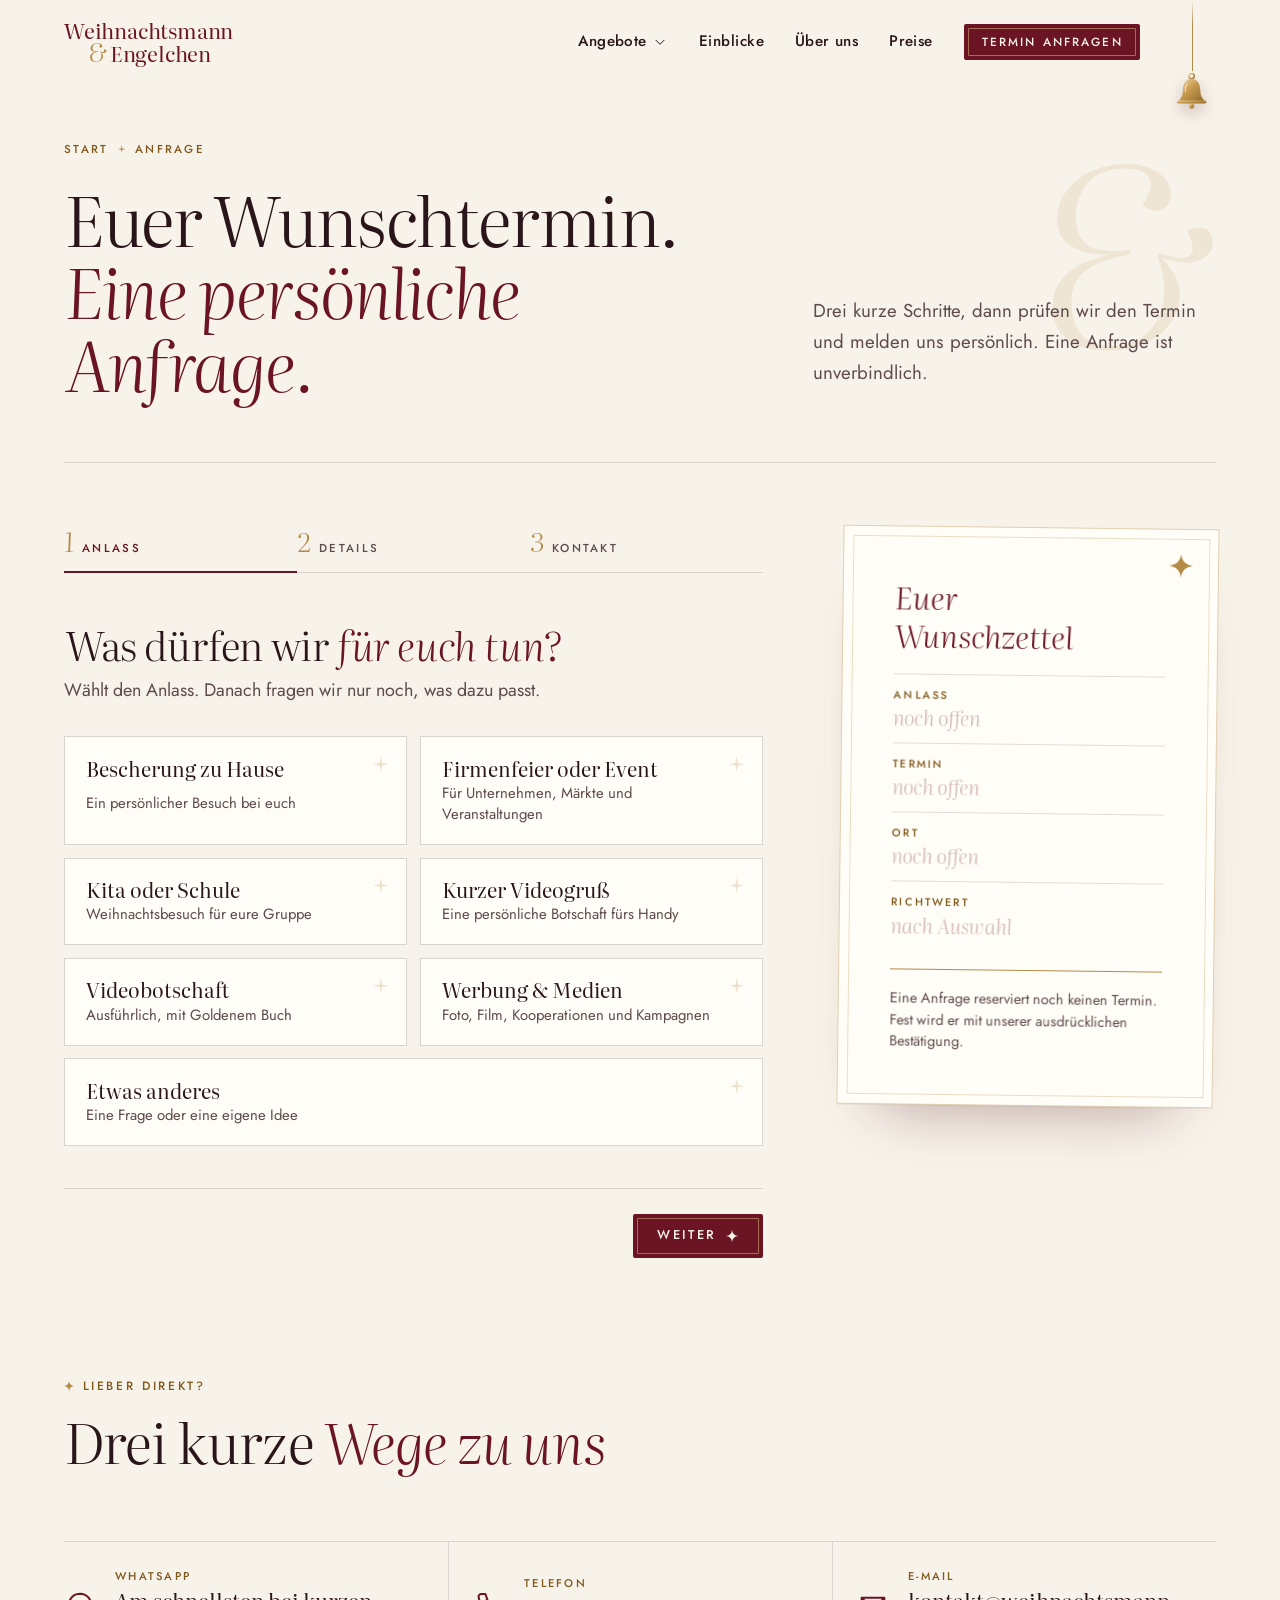
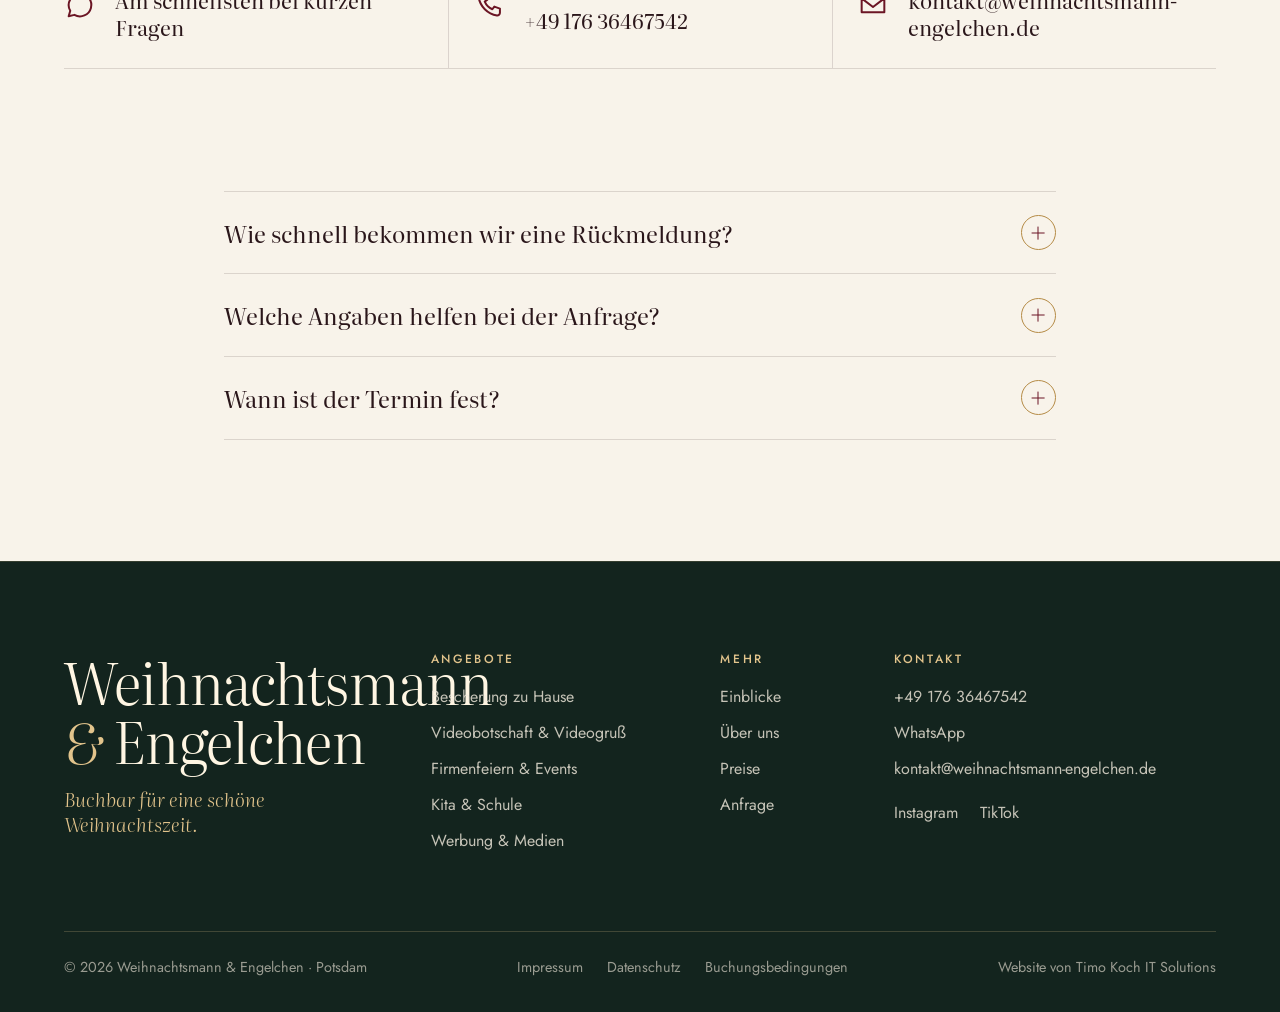
<file: anfrage/index.html>
<!doctype html>
<html lang="de">
<head>
  <meta charset="utf-8">
  <meta name="viewport" content="width=device-width, initial-scale=1">
  <title>Anfrage | Weihnachtsmann &amp; Engelchen</title>
  <meta name="description" content="Wunschtermin bei Weihnachtsmann und Engelchen anfragen: Bescherung zu Hause, Firmenfeier, Kita-Besuch oder persönliches Video. Unverbindlich in drei kurzen Schritten.">
  <meta name="theme-color" content="#F8F3EA">

  <meta property="og:type" content="website">
  <meta property="og:locale" content="de_DE">
  <meta property="og:title" content="Anfrage">
  <meta property="og:description" content="Wunschtermin bei Weihnachtsmann und Engelchen anfragen: Bescherung zu Hause, Firmenfeier, Kita-Besuch oder persönliches Video. Unverbindlich in drei kurzen Schritten.">
  <meta property="og:image" content="../Bilder/hero-weihnachtsmann-engelchen.webp">

  <link rel="icon" href="../favicon.ico" sizes="any">
  <link rel="icon" type="image/png" sizes="32x32" href="../favicon-32x32.png">
  <link rel="icon" type="image/png" sizes="16x16" href="../favicon-16x16.png">
  <link rel="apple-touch-icon" sizes="180x180" href="../apple-touch-icon.png">

  <link rel="preload" href="../fonts/literata-72-light.woff2" as="font" type="font/woff2" crossorigin>
  <link rel="preload" href="../fonts/literata-72-light-italic.woff2" as="font" type="font/woff2" crossorigin>
  <link rel="preload" href="../fonts/jost-variable.woff2" as="font" type="font/woff2" crossorigin>
  <link rel="stylesheet" href="../css/style.css">
  <link rel="stylesheet" href="../css/seiten.css">
  <script>document.documentElement.classList.add('js');</script>
</head>
<body>

<svg class="unsichtbar" aria-hidden="true" focusable="false">
  <symbol id="stern" viewBox="0 0 24 24"><path d="M12 0c.6 7 5 11.4 12 12-7 .6-11.4 5-12 12-.6-7-5-11.4-12-12 7-.6 11.4-5 12-12z"/></symbol>
  <symbol id="pfeil" viewBox="0 0 24 24"><path d="M4 12h15M13 6l6 6-6 6" fill="none" stroke="currentColor" stroke-width="1.5" stroke-linecap="round" stroke-linejoin="round"/></symbol>
  <symbol id="winkel" viewBox="0 0 24 24"><path d="M6 9.5l6 6 6-6" fill="none" stroke="currentColor" stroke-width="1.5" stroke-linecap="round" stroke-linejoin="round"/></symbol>
  <symbol id="sprechblase" viewBox="0 0 24 24"><path d="M12 3.5a8.500 8.500 0 0 0-7.300 12.800L3.500 20.500l4.300-1.100A8.500 8.500 0 1 0 12 3.500z" fill="none" stroke="currentColor" stroke-width="1.5" stroke-linejoin="round"/></symbol>
  <symbol id="brief" viewBox="0 0 24 24"><path d="M3.5 6.500h17v11h-17zM3.500 7l8.500 6.500L20.500 7" fill="none" stroke="currentColor" stroke-width="1.5" stroke-linejoin="round"/></symbol>
  <symbol id="hoerer" viewBox="0 0 24 24"><path d="M6.200 3.800h3.100l1.500 4.200-2 1.500a11 11 0 0 0 5.700 5.700l1.500-2 4.200 1.500v3.100a2 2 0 0 1-2.200 2A16.500 16.500 0 0 1 4.200 6a2 2 0 0 1 2-2.200z" fill="none" stroke="currentColor" stroke-width="1.5" stroke-linejoin="round"/></symbol>
  <symbol id="abspielen" viewBox="0 0 24 24"><path d="M8 5.500v13l11-6.500z"/></symbol>
  <symbol id="kreuz" viewBox="0 0 24 24"><path d="M6 6l12 12M18 6L6 18" fill="none" stroke="currentColor" stroke-width="1.500" stroke-linecap="round"/></symbol>
  <symbol id="haken" viewBox="0 0 24 24"><path d="M5 12.500l4.500 4.500L19 7.500" fill="none" stroke="currentColor" stroke-width="1.600" stroke-linecap="round" stroke-linejoin="round"/></symbol>
</svg>

<a class="sprung" href="#inhalt">Zum Inhalt springen</a>
<canvas class="staub" id="staub" aria-hidden="true"></canvas>

<!-- ============ Kopf ============ -->
<header class="kopf" id="kopf">
  <div class="kopf__innen">
    <a class="marke" href="../" aria-label="Weihnachtsmann &amp; Engelchen, zur Startseite">
      <span class="marke__eins">Weihnachtsmann</span>
      <span class="marke__zwei"><em>&amp;</em>Engelchen</span>
    </a>

    <nav class="nav" id="nav" aria-label="Hauptnavigation">
      <div class="nav__gruppe" id="nav-angebote">
        <button class="nav__link nav__auf" type="button" aria-expanded="false" aria-controls="untermenue">Angebote<svg aria-hidden="true"><use href="#winkel"/></svg></button>
        <div class="untermenue" id="untermenue">
          <div class="untermenue__spalte">
            <p class="dachzeile">Für Familien</p>
            <a href="../bescherung/"><b>Bescherung zu Hause</b><small>Mit Goldenem Buch, bei euch im Wohnzimmer</small></a>
            <a href="../videos/"><b>Videobotschaft &amp; Videogruß</b><small>Persönlich, auch aus der Ferne</small></a>
          </div>
          <div class="untermenue__spalte">
            <p class="dachzeile">Für Unternehmen &amp; Einrichtungen</p>
            <a href="../firmen-events/"><b>Firmenfeiern &amp; Events</b><small>Feiern, Märkte, Einkaufszentren</small></a>
            <a href="../kita-schule/"><b>Kita &amp; Schule</b><small>Ruhig, kindgerecht, abgestimmt</small></a>
            <a href="../werbung-medien/"><b>Werbung &amp; Medien</b><small>Foto, Film, Fernsehen, Social Media</small></a>
          </div>
        </div>
      </div>
      <a class="nav__link" href="../einblicke/">Einblicke</a>
      <a class="nav__link" href="../ueber-uns/">Über uns</a>
      <a class="nav__link" href="../preise/">Preise</a>
      <a class="knopf knopf--klein" href="../anfrage/"><span>Termin anfragen</span></a>
    </nav>

    <button class="menue" id="menue" type="button" aria-expanded="false" aria-controls="nav">
      <span class="menue__striche" aria-hidden="true"></span>
      <span class="nur-vorlesen">Menü</span>
    </button>

    <button class="glocke" id="glocke" type="button" aria-label="Glocke läuten">
      <span class="glocke__faden" aria-hidden="true"></span>
      <svg class="glocke__bild" viewBox="0 0 64 64" aria-hidden="true">
        <defs>
          <linearGradient id="messing" x1="0" y1="0" x2="1" y2="1">
            <stop offset="0" stop-color="#F1DBA9"/>
            <stop offset=".45" stop-color="#C79A4E"/>
            <stop offset="1" stop-color="#8C672B"/>
          </linearGradient>
        </defs>
        <circle cx="32" cy="10.5" r="4" fill="none" stroke="url(#messing)" stroke-width="2.2"/>
        <circle class="glocke__kloeppel" cx="32" cy="55" r="3.8" fill="url(#messing)"/>
        <path d="M32 15c-10 0-13 9-13 18 0 7-3 11-7 15h40c-4-4-7-8-7-15 0-9-3-18-13-18z" fill="url(#messing)"/>
        <rect x="10" y="46.5" width="44" height="4.5" rx="2.2" fill="url(#messing)"/>
        <path d="M25.5 21.5c-2.2 2.8-3 7-3 11.5" fill="none" stroke="#FFF6DD" stroke-width="1.6" stroke-linecap="round" opacity=".7"/>
      </svg>
      <span class="glocke__tipp" aria-hidden="true">Läuten erlaubt</span>
    </button>
  </div>
</header>

<main id="inhalt">

  <section class="seitenkopf seitenkopf--text" aria-labelledby="seitentitel">
    <span class="seitenkopf__zier" aria-hidden="true">&amp;</span>
    <div class="seitenkopf__innen">
      <div>
        <ol class="pfad" aria-label="Ihr seid hier">
          <li><a href="../">Start</a></li>
          <li>Anfrage</li>
        </ol>
        <h1 class="seitenkopf__titel" id="seitentitel">Euer Wunschtermin. <em>Eine persönliche Anfrage.</em></h1>
      </div>
      <p class="seitenkopf__lead">Drei kurze Schritte, dann prüfen wir den Termin und melden uns persönlich. Eine Anfrage ist unverbindlich.</p>
    </div>
  </section>

  <section class="abschnitt" aria-label="Anfrageformular" style="padding-top:clamp(2.5rem,5vw,4rem)">
    <div class="anf">
      <form id="anf" novalidate>
        <ol class="fortschritt" id="fortschritt" aria-label="Fortschritt">
          <li class="ist-aktiv ist-da"><b>1</b>Anlass</li>
          <li><b>2</b>Details</li>
          <li><b>3</b>Kontakt</li>
        </ol>

        <!-- Schritt 1 -->
        <fieldset class="stufe ist-aktiv" data-stufe="1">
          <legend class="stufe__frage">Was dürfen wir <em>für euch tun?</em></legend>
          <p class="stufe__hilfe">Wählt den Anlass. Danach fragen wir nur noch, was dazu passt.</p>
          <div class="kacheln">
            <label class="kachel"><input type="radio" name="anlass" value="bescherung" data-name="Bescherung zu Hause"><span class="kachel__flaeche"><b>Bescherung zu Hause</b><small>Ein persönlicher Besuch bei euch</small></span></label>
            <label class="kachel"><input type="radio" name="anlass" value="event" data-name="Firmenfeier oder Event"><span class="kachel__flaeche"><b>Firmenfeier oder Event</b><small>Für Unternehmen, Märkte und Veranstaltungen</small></span></label>
            <label class="kachel"><input type="radio" name="anlass" value="kita" data-name="Kita oder Schule"><span class="kachel__flaeche"><b>Kita oder Schule</b><small>Weihnachtsbesuch für eure Gruppe</small></span></label>
            <label class="kachel"><input type="radio" name="anlass" value="videogruss" data-name="Kurzer Videogruß"><span class="kachel__flaeche"><b>Kurzer Videogruß</b><small>Eine persönliche Botschaft fürs Handy</small></span></label>
            <label class="kachel"><input type="radio" name="anlass" value="videobotschaft" data-name="Videobotschaft mit Goldenem Buch"><span class="kachel__flaeche"><b>Videobotschaft</b><small>Ausführlich, mit Goldenem Buch</small></span></label>
            <label class="kachel"><input type="radio" name="anlass" value="medien" data-name="Werbung und Medien"><span class="kachel__flaeche"><b>Werbung &amp; Medien</b><small>Foto, Film, Kooperationen und Kampagnen</small></span></label>
            <label class="kachel kachel--breit"><input type="radio" name="anlass" value="anderes" data-name="Etwas anderes"><span class="kachel__flaeche"><b>Etwas anderes</b><small>Eine Frage oder eine eigene Idee</small></span></label>
          </div>
        </fieldset>

        <!-- Schritt 2 -->
        <fieldset class="stufe" data-stufe="2">
          <legend class="stufe__frage">Ein paar <em>Einzelheiten</em></legend>
          <p class="stufe__hilfe">Alles, was ihr schon wisst. Der Rest klärt sich im Gespräch.</p>
          <div class="raster">
            <div class="eingabe halb bleibt">
              <label for="a-datum" id="a-datum-label">Wunschtermin</label>
              <input id="a-datum" name="datum" type="date">
            </div>
            <div class="eingabe halb bleibt" data-fuer="bescherung event kita medien anderes">
              <label for="a-zeit">Wunschzeit</label>
              <input id="a-zeit" name="zeit" type="time">
            </div>

            <div class="eingabe zweidrittel" data-fuer="bescherung event kita medien">
              <label for="a-strasse">Straße und Hausnummer</label>
              <input id="a-strasse" name="strasse" type="text" autocomplete="street-address">
            </div>
            <div class="eingabe drittel bleibt" data-fuer="bescherung event kita medien">
              <label for="a-plz">Postleitzahl</label>
              <input id="a-plz" name="plz" type="text" inputmode="numeric" maxlength="5" autocomplete="postal-code">
            </div>
            <div class="eingabe halb" data-fuer="bescherung event kita medien">
              <label for="a-ort">Ort</label>
              <input id="a-ort" name="ort" type="text" autocomplete="address-level2">
            </div>
            <div class="eingabe halb" data-fuer="bescherung kita event videobotschaft">
              <label for="a-anzahl" id="a-anzahl-label">Anzahl der Kinder</label>
              <input id="a-anzahl" name="anzahl" type="number" min="1" max="500" inputmode="numeric">
            </div>

            <div class="eingabe halb" data-fuer="event medien">
              <label for="a-dauer">Gewünschte Dauer</label>
              <select id="a-dauer" name="dauer">
                <option value="">Noch offen</option>
                <option>1 Stunde</option><option>2 Stunden</option><option>3 Stunden</option><option>4 Stunden</option><option>5 Stunden</option><option>6 Stunden</option>
              </select>
            </div>
            <div class="eingabe halb" data-fuer="event">
              <label for="a-art">Art der Veranstaltung</label>
              <select id="a-art" name="art">
                <option value="">Bitte wählen</option>
                <option>Weihnachtsfeier im Unternehmen</option><option>Weihnachtsevent</option><option>Weihnachtsmarkt</option><option>Kaufhaus oder Einkaufszentrum</option><option>Promotion oder Sampling</option><option>Walking Act</option><option>Messe</option><option>Hotel</option><option>Krankenhausbesuch</option><option>Senioreneinrichtung</option><option>Sonstiges</option>
              </select>
            </div>
            <div class="eingabe halb" data-fuer="event">
              <label for="a-raum">Drinnen oder draußen?</label>
              <select id="a-raum" name="raum">
                <option value="">Noch offen</option><option>Drinnen</option><option>Draußen</option><option>Beides</option>
              </select>
            </div>

            <div class="eingabe halb" data-fuer="videogruss videobotschaft">
              <label for="a-namen">Für wen ist das Video?</label>
              <input id="a-namen" name="namen" type="text" placeholder="Namen">
            </div>
            <div class="eingabe halb" data-fuer="videogruss videobotschaft">
              <label for="a-weg">Video erhalten über</label>
              <select id="a-weg" name="weg">
                <option>WhatsApp</option><option>E-Mail</option><option>WhatsApp und E-Mail</option>
              </select>
            </div>

            <div class="eingabe">
              <label for="a-details" id="a-details-label">Eure Wünsche und wichtige Details</label>
              <textarea id="a-details" name="details" maxlength="2000"></textarea>
              <small id="a-details-hilfe">Zum Beispiel Namen der Kinder, Besonderheiten zum Ablauf oder Fragen an uns.</small>
            </div>
          </div>
        </fieldset>

        <!-- Schritt 3 -->
        <fieldset class="stufe" data-stufe="3">
          <legend class="stufe__frage">Wie erreichen <em>wir euch?</em></legend>
          <p class="stufe__hilfe">Wir melden uns per E-Mail oder WhatsApp, je nachdem, was ihr angebt.</p>
          <div class="raster">
            <div class="eingabe halb">
              <label for="a-vorname">Vorname</label>
              <input id="a-vorname" name="vorname" type="text" autocomplete="given-name" required>
            </div>
            <div class="eingabe halb">
              <label for="a-nachname">Nachname</label>
              <input id="a-nachname" name="nachname" type="text" autocomplete="family-name" required>
            </div>
            <div class="eingabe halb">
              <label for="a-mail">E-Mail</label>
              <input id="a-mail" name="mail" type="email" autocomplete="email" required>
            </div>
            <div class="eingabe halb">
              <label for="a-telefon">Telefon oder WhatsApp</label>
              <input id="a-telefon" name="telefon" type="tel" autocomplete="tel">
            </div>
            <div class="eingabe" data-fuer="event kita medien anderes">
              <label for="a-firma">Firma oder Einrichtung (optional)</label>
              <input id="a-firma" name="firma" type="text" autocomplete="organization">
            </div>
            <label class="zusage">
              <input type="checkbox" id="a-zusage" name="zusage" required>
              <span>Ich habe die <a href="../datenschutz/">Datenschutzhinweise</a> gelesen und bin einverstanden, dass meine Angaben zur Bearbeitung der Anfrage verwendet werden.</span>
            </label>
          </div>
        </fieldset>

        <p class="anf__meldung" id="anf-meldung" role="alert" hidden></p>

        <div class="anf__weiter" id="anf-weiter">
          <button class="textlink anf__zurueck" type="button" id="anf-zurueck" hidden><svg aria-hidden="true"><use href="#pfeil"/></svg>Zurück</button>
          <span></span>
          <button class="knopf" type="button" id="anf-vor"><span>Weiter</span><svg aria-hidden="true"><use href="#stern"/></svg></button>
          <button class="knopf" type="submit" id="anf-senden" hidden><span>Anfrage senden</span><svg aria-hidden="true"><use href="#stern"/></svg></button>
        </div>

        <div class="danke" id="danke" hidden tabindex="-1">
          <svg aria-hidden="true"><use href="#stern"/></svg>
          <h2>Euer Wunschzettel <em>ist unterwegs</em></h2>
          <p>Vielen Dank für eure Anfrage. Wir prüfen den Termin und melden uns persönlich bei euch.</p>
          <p class="danke__demo">Vorschau: In dieser Demo wird noch nichts versendet. Der Versand wird eingerichtet, sobald die Seite live geht.</p>
        </div>
      </form>

      <aside class="merkzettel blatt zeig" aria-label="Eure Angaben im Überblick">
        <svg class="blatt__stern" aria-hidden="true"><use href="#stern"/></svg>
        <p class="blatt__titel">Euer Wunschzettel</p>
        <dl>
          <div><dt>Anlass</dt><dd id="m-anlass" class="ist-leer">noch offen</dd></div>
          <div><dt>Termin</dt><dd id="m-termin" class="ist-leer">noch offen</dd></div>
          <div id="m-ort-zeile"><dt>Ort</dt><dd id="m-ort" class="ist-leer">noch offen</dd></div>
          <div><dt>Richtwert</dt><dd id="m-preis" class="ist-leer">nach Auswahl</dd></div>
        </dl>
        <p class="merkzettel__fuss">Eine Anfrage reserviert noch keinen Termin. Fest wird er mit unserer ausdrücklichen Bestätigung.</p>
      </aside>
    </div>
  </section>

  <!-- Direkte Wege -->
  <section class="abschnitt abschnitt--eng" aria-labelledby="direkt-titel">
    <div class="abschnitt__kopf zeig">
      <p class="dachzeile"><svg aria-hidden="true"><use href="#stern"/></svg>Lieber direkt?</p>
      <h2 class="titel" id="direkt-titel">Drei kurze <em>Wege zu uns</em></h2>
    </div>
    <div class="direkt zeig">
      <a href="https://wa.me/4917636467542" target="_blank" rel="noopener">
        <svg aria-hidden="true"><use href="#sprechblase"/></svg>
        <span>WhatsApp</span><b>Am schnellsten bei kurzen Fragen</b>
      </a>
      <a href="tel:+4917636467542">
        <svg aria-hidden="true"><use href="#hoerer"/></svg>
        <span>Telefon</span><b>+49 176 36467542</b>
      </a>
      <a href="mailto:kontakt@weihnachtsmann-engelchen.de">
        <svg aria-hidden="true"><use href="#brief"/></svg>
        <span>E-Mail</span><b>kontakt@weihnachtsmann-engelchen.de</b>
      </a>
    </div>
  </section>

  <!-- Fragen -->
  <section class="abschnitt" aria-labelledby="fragen-titel" style="padding-top:0">
    <div class="faq zeig">
      <h2 class="nur-vorlesen" id="fragen-titel">Häufige Fragen zur Anfrage</h2>
      <details class="faq__eintrag">
        <summary>Wie schnell bekommen wir eine Rückmeldung?<span class="faq__plus" aria-hidden="true"></span></summary>
        <div class="faq__antwort"><p>In der Regel zeitnah per E-Mail oder WhatsApp. Bei Veranstaltungen prüfen wir zuerst Verfügbarkeit, Ort und Aufwand.</p></div>
      </details>
      <details class="faq__eintrag">
        <summary>Welche Angaben helfen bei der Anfrage?<span class="faq__plus" aria-hidden="true"></span></summary>
        <div class="faq__antwort"><p>Gewünschte Leistung, Datum, Ort, die Namen der beteiligten Personen sowie besondere Wünsche oder Hinweise zum Ablauf.</p></div>
      </details>
      <details class="faq__eintrag">
        <summary>Wann ist der Termin fest?<span class="faq__plus" aria-hidden="true"></span></summary>
        <div class="faq__antwort"><p>Eine Anfrage ist unverbindlich und reserviert noch keinen Termin. Fest ist er, sobald wir ihn ausdrücklich bestätigt haben.</p></div>
      </details>
    </div>
  </section>
</main>

<!-- ============ Fuß ============ -->
<footer class="fuss">
  <div class="fuss__innen">
    <div class="fuss__marke">
      <p class="fuss__name">Weihnachtsmann <em>&amp;</em> Engelchen</p>
      <p class="fuss__spruch">Buchbar für eine schöne Weihnachtszeit.</p>
    </div>

    <nav class="fuss__spalte" aria-label="Angebote">
      <p class="dachzeile">Angebote</p>
      <a href="../bescherung/">Bescherung zu Hause</a>
      <a href="../videos/">Videobotschaft &amp; Videogruß</a>
      <a href="../firmen-events/">Firmenfeiern &amp; Events</a>
      <a href="../kita-schule/">Kita &amp; Schule</a>
      <a href="../werbung-medien/">Werbung &amp; Medien</a>
    </nav>

    <nav class="fuss__spalte" aria-label="Weitere Seiten">
      <p class="dachzeile">Mehr</p>
      <a href="../einblicke/">Einblicke</a>
      <a href="../ueber-uns/">Über uns</a>
      <a href="../preise/">Preise</a>
      <a href="../anfrage/">Anfrage</a>
    </nav>

    <div class="fuss__spalte">
      <p class="dachzeile">Kontakt</p>
      <a href="tel:+4917636467542">+49 176 36467542</a>
      <a href="https://wa.me/4917636467542" target="_blank" rel="noopener">WhatsApp</a>
      <a href="mailto:kontakt@weihnachtsmann-engelchen.de">kontakt@weihnachtsmann-engelchen.de</a>
      <span class="fuss__sozial"><a href="https://www.instagram.com/weihnachtsmann_und_engelchen/" target="_blank" rel="noopener">Instagram</a><a href="https://www.tiktok.com/@weihnachtsmann_und_engel" target="_blank" rel="noopener">TikTok</a></span>
    </div>
  </div>

  <div class="fuss__unten">
    <p>© <span data-jahr>2026</span> Weihnachtsmann &amp; Engelchen · Potsdam</p>
    <p class="fuss__recht">
      <a href="../impressum/">Impressum</a>
      <a href="../datenschutz/">Datenschutz</a>
      <a href="../buchungsbedingungen/">Buchungsbedingungen</a>
    </p>
    <p class="fuss__dank">Website von <a href="https://timokochitsolutions.de" target="_blank" rel="noopener">Timo Koch IT Solutions</a></p>
  </div>
</footer>

<a class="wa" id="wa" href="https://wa.me/4917636467542" target="_blank" rel="noopener" aria-label="Per WhatsApp schreiben">
  <svg aria-hidden="true"><use href="#sprechblase"/></svg><span>WhatsApp</span>
</a>

<script src="../js/main.js" defer></script>
<script src="../js/seiten.js" defer></script>
</body>
</html>
</file>
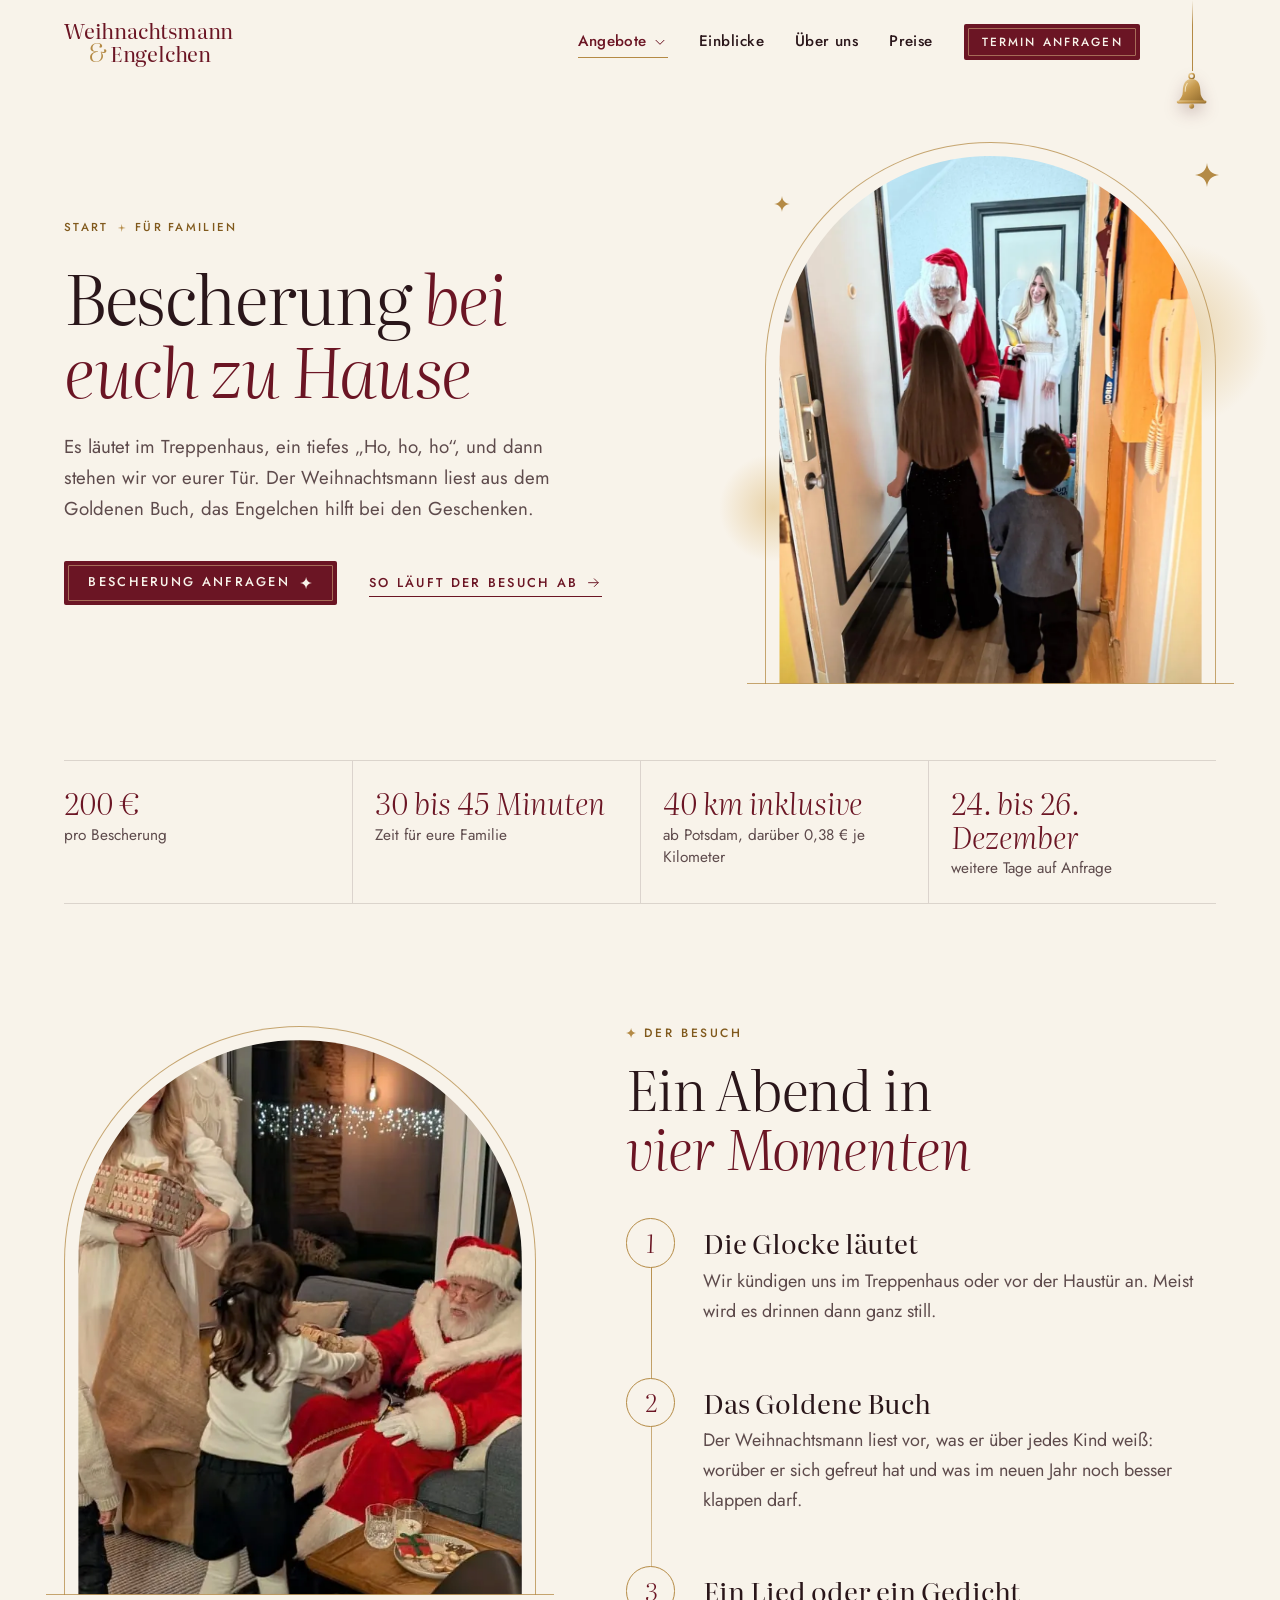
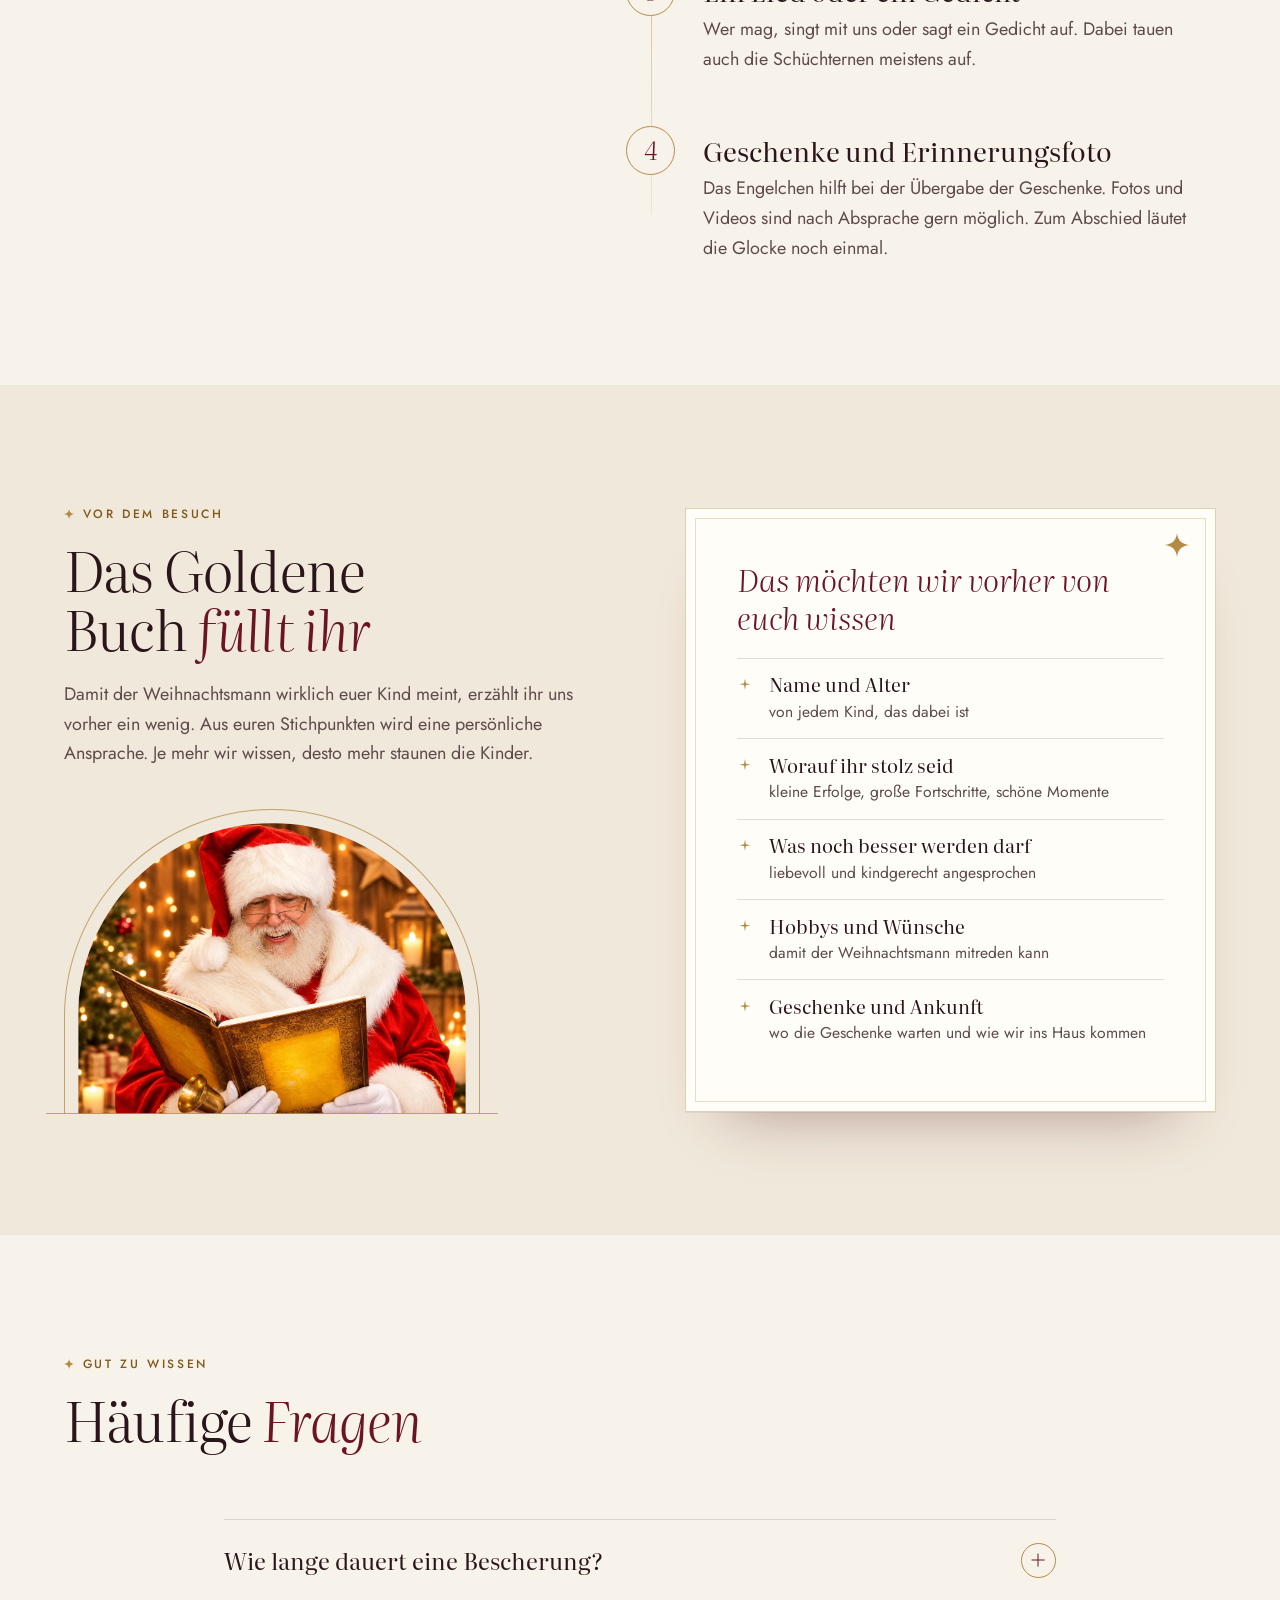
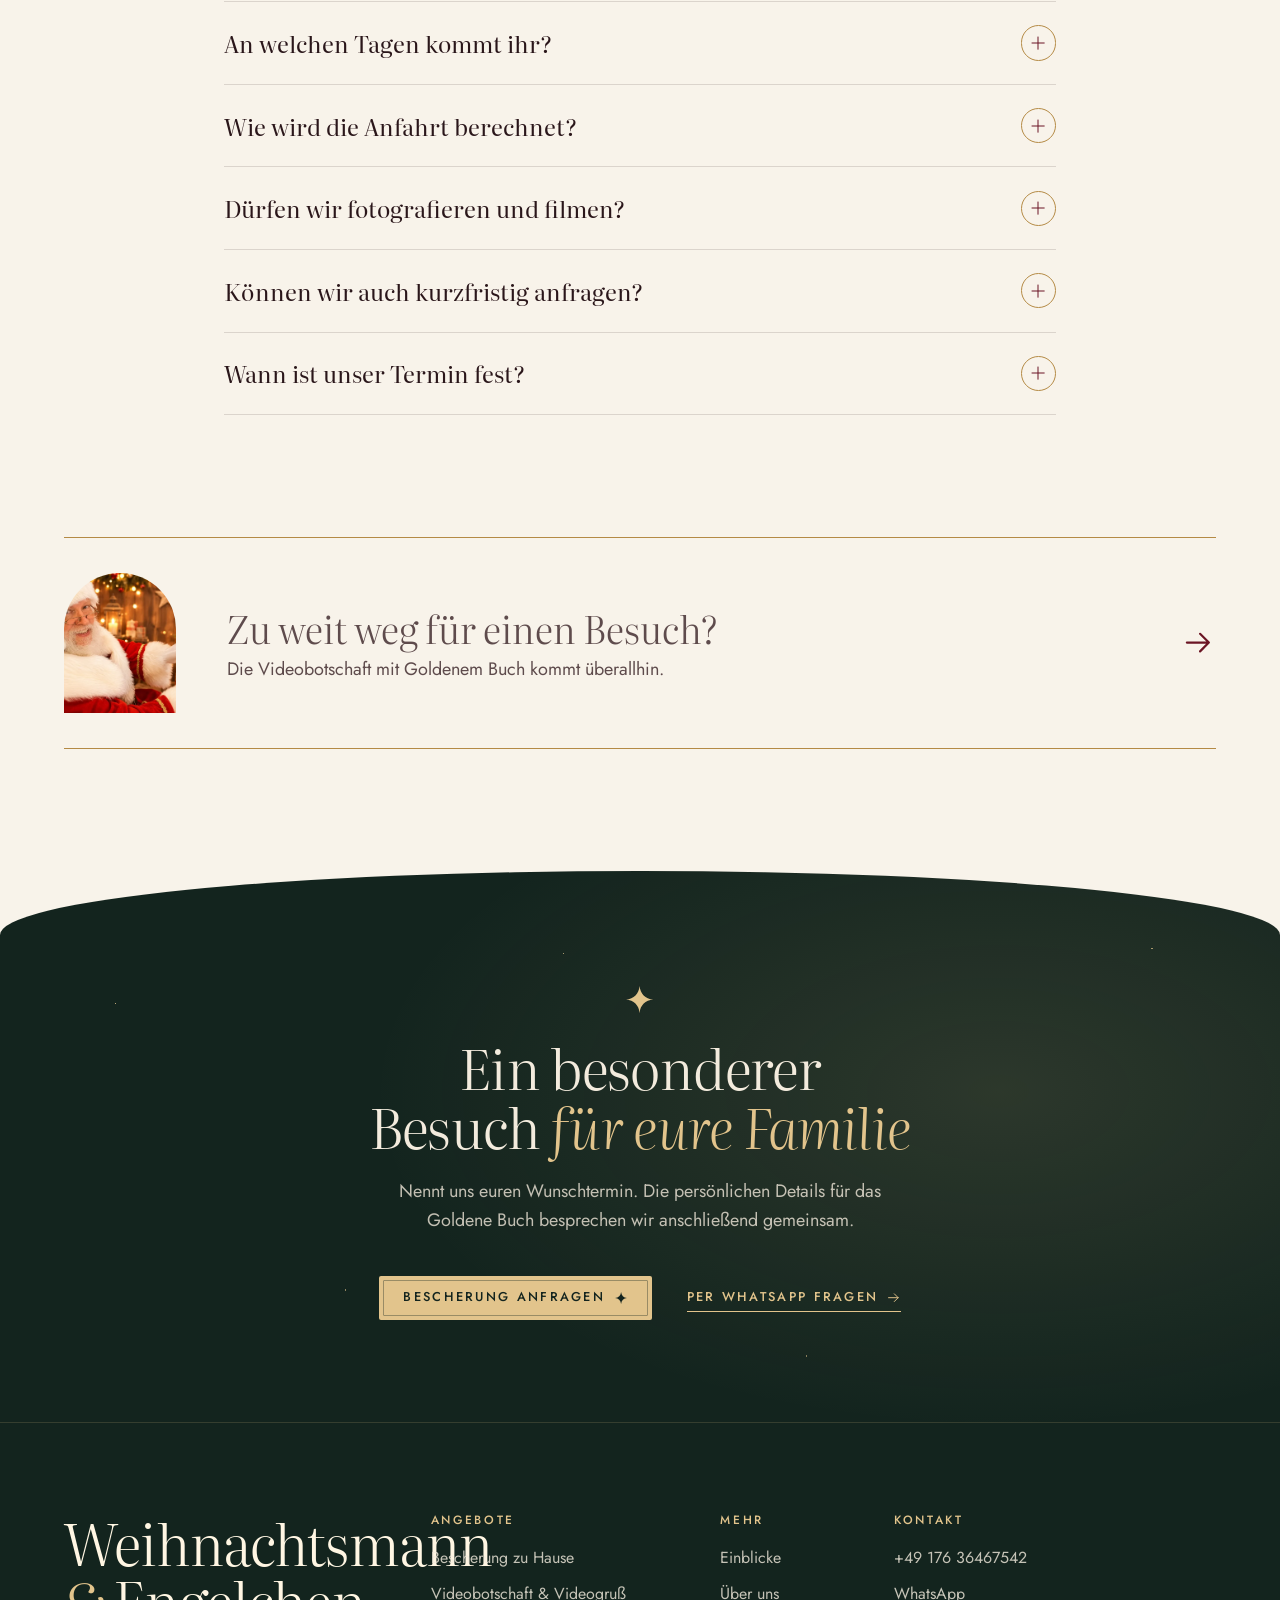
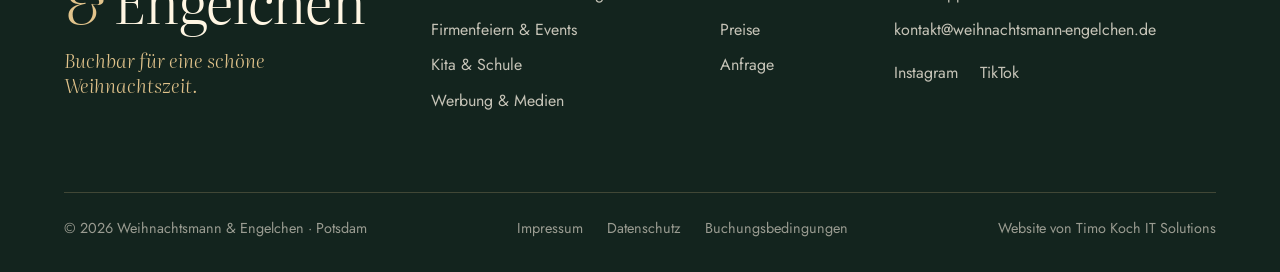
<file: bescherung/index.html>
<!doctype html>
<html lang="de">
<head>
  <meta charset="utf-8">
  <meta name="viewport" content="width=device-width, initial-scale=1">
  <title>Bescherung zu Hause | Weihnachtsmann &amp; Engelchen</title>
  <meta name="description" content="Weihnachtsmann mit echtem Bart und Engelchen kommen zur Bescherung zu euch nach Hause: mit Glocke, Goldenem Buch und Zeit für eure Familie. In Berlin und Brandenburg, 200 € pro Bescherung.">
  <meta name="theme-color" content="#F8F3EA">

  <meta property="og:type" content="website">
  <meta property="og:locale" content="de_DE">
  <meta property="og:title" content="Bescherung zu Hause">
  <meta property="og:description" content="Weihnachtsmann mit echtem Bart und Engelchen kommen zur Bescherung zu euch nach Hause: mit Glocke, Goldenem Buch und Zeit für eure Familie. In Berlin und Brandenburg, 200 € pro Bescherung.">
  <meta property="og:image" content="../Bilder/hero-weihnachtsmann-engelchen.webp">

  <link rel="icon" href="../favicon.ico" sizes="any">
  <link rel="icon" type="image/png" sizes="32x32" href="../favicon-32x32.png">
  <link rel="icon" type="image/png" sizes="16x16" href="../favicon-16x16.png">
  <link rel="apple-touch-icon" sizes="180x180" href="../apple-touch-icon.png">

  <link rel="preload" href="../fonts/literata-72-light.woff2" as="font" type="font/woff2" crossorigin>
  <link rel="preload" href="../fonts/literata-72-light-italic.woff2" as="font" type="font/woff2" crossorigin>
  <link rel="preload" href="../fonts/jost-variable.woff2" as="font" type="font/woff2" crossorigin>
  <link rel="stylesheet" href="../css/style.css">
  <link rel="stylesheet" href="../css/seiten.css">
  <script>document.documentElement.classList.add('js');</script>
</head>
<body>

<svg class="unsichtbar" aria-hidden="true" focusable="false">
  <symbol id="stern" viewBox="0 0 24 24"><path d="M12 0c.6 7 5 11.4 12 12-7 .6-11.4 5-12 12-.6-7-5-11.4-12-12 7-.6 11.4-5 12-12z"/></symbol>
  <symbol id="pfeil" viewBox="0 0 24 24"><path d="M4 12h15M13 6l6 6-6 6" fill="none" stroke="currentColor" stroke-width="1.5" stroke-linecap="round" stroke-linejoin="round"/></symbol>
  <symbol id="winkel" viewBox="0 0 24 24"><path d="M6 9.5l6 6 6-6" fill="none" stroke="currentColor" stroke-width="1.5" stroke-linecap="round" stroke-linejoin="round"/></symbol>
  <symbol id="sprechblase" viewBox="0 0 24 24"><path d="M12 3.5a8.500 8.500 0 0 0-7.300 12.800L3.500 20.500l4.300-1.100A8.500 8.500 0 1 0 12 3.500z" fill="none" stroke="currentColor" stroke-width="1.5" stroke-linejoin="round"/></symbol>
  <symbol id="brief" viewBox="0 0 24 24"><path d="M3.5 6.500h17v11h-17zM3.500 7l8.500 6.500L20.500 7" fill="none" stroke="currentColor" stroke-width="1.5" stroke-linejoin="round"/></symbol>
  <symbol id="hoerer" viewBox="0 0 24 24"><path d="M6.200 3.800h3.100l1.500 4.200-2 1.500a11 11 0 0 0 5.700 5.700l1.500-2 4.200 1.500v3.100a2 2 0 0 1-2.200 2A16.500 16.500 0 0 1 4.200 6a2 2 0 0 1 2-2.200z" fill="none" stroke="currentColor" stroke-width="1.5" stroke-linejoin="round"/></symbol>
  <symbol id="abspielen" viewBox="0 0 24 24"><path d="M8 5.500v13l11-6.500z"/></symbol>
  <symbol id="kreuz" viewBox="0 0 24 24"><path d="M6 6l12 12M18 6L6 18" fill="none" stroke="currentColor" stroke-width="1.500" stroke-linecap="round"/></symbol>
  <symbol id="haken" viewBox="0 0 24 24"><path d="M5 12.500l4.500 4.500L19 7.500" fill="none" stroke="currentColor" stroke-width="1.600" stroke-linecap="round" stroke-linejoin="round"/></symbol>
</svg>

<a class="sprung" href="#inhalt">Zum Inhalt springen</a>
<canvas class="staub" id="staub" aria-hidden="true"></canvas>

<!-- ============ Kopf ============ -->
<header class="kopf" id="kopf">
  <div class="kopf__innen">
    <a class="marke" href="../" aria-label="Weihnachtsmann &amp; Engelchen, zur Startseite">
      <span class="marke__eins">Weihnachtsmann</span>
      <span class="marke__zwei"><em>&amp;</em>Engelchen</span>
    </a>

    <nav class="nav" id="nav" aria-label="Hauptnavigation">
      <div class="nav__gruppe" id="nav-angebote">
        <button class="nav__link nav__auf" type="button" aria-expanded="false" aria-controls="untermenue" aria-current="true">Angebote<svg aria-hidden="true"><use href="#winkel"/></svg></button>
        <div class="untermenue" id="untermenue">
          <div class="untermenue__spalte">
            <p class="dachzeile">Für Familien</p>
            <a href="../bescherung/"><b>Bescherung zu Hause</b><small>Mit Goldenem Buch, bei euch im Wohnzimmer</small></a>
            <a href="../videos/"><b>Videobotschaft &amp; Videogruß</b><small>Persönlich, auch aus der Ferne</small></a>
          </div>
          <div class="untermenue__spalte">
            <p class="dachzeile">Für Unternehmen &amp; Einrichtungen</p>
            <a href="../firmen-events/"><b>Firmenfeiern &amp; Events</b><small>Feiern, Märkte, Einkaufszentren</small></a>
            <a href="../kita-schule/"><b>Kita &amp; Schule</b><small>Ruhig, kindgerecht, abgestimmt</small></a>
            <a href="../werbung-medien/"><b>Werbung &amp; Medien</b><small>Foto, Film, Fernsehen, Social Media</small></a>
          </div>
        </div>
      </div>
      <a class="nav__link" href="../einblicke/">Einblicke</a>
      <a class="nav__link" href="../ueber-uns/">Über uns</a>
      <a class="nav__link" href="../preise/">Preise</a>
      <a class="knopf knopf--klein" href="../anfrage/"><span>Termin anfragen</span></a>
    </nav>

    <button class="menue" id="menue" type="button" aria-expanded="false" aria-controls="nav">
      <span class="menue__striche" aria-hidden="true"></span>
      <span class="nur-vorlesen">Menü</span>
    </button>

    <button class="glocke" id="glocke" type="button" aria-label="Glocke läuten">
      <span class="glocke__faden" aria-hidden="true"></span>
      <svg class="glocke__bild" viewBox="0 0 64 64" aria-hidden="true">
        <defs>
          <linearGradient id="messing" x1="0" y1="0" x2="1" y2="1">
            <stop offset="0" stop-color="#F1DBA9"/>
            <stop offset=".45" stop-color="#C79A4E"/>
            <stop offset="1" stop-color="#8C672B"/>
          </linearGradient>
        </defs>
        <circle cx="32" cy="10.5" r="4" fill="none" stroke="url(#messing)" stroke-width="2.2"/>
        <circle class="glocke__kloeppel" cx="32" cy="55" r="3.8" fill="url(#messing)"/>
        <path d="M32 15c-10 0-13 9-13 18 0 7-3 11-7 15h40c-4-4-7-8-7-15 0-9-3-18-13-18z" fill="url(#messing)"/>
        <rect x="10" y="46.5" width="44" height="4.5" rx="2.2" fill="url(#messing)"/>
        <path d="M25.5 21.5c-2.2 2.8-3 7-3 11.5" fill="none" stroke="#FFF6DD" stroke-width="1.6" stroke-linecap="round" opacity=".7"/>
      </svg>
      <span class="glocke__tipp" aria-hidden="true">Läuten erlaubt</span>
    </button>
  </div>
</header>

<main id="inhalt">

  <section class="seitenkopf" aria-labelledby="seitentitel">
    <div class="seitenkopf__innen">
      <div>
        <ol class="pfad" aria-label="Ihr seid hier">
          <li><a href="../">Start</a></li>
          <li>Für Familien</li>
        </ol>
        <h1 class="seitenkopf__titel" id="seitentitel">Bescherung <em>bei euch zu Hause</em></h1>
        <p class="seitenkopf__lead">Es läutet im Treppenhaus, ein tiefes „Ho, ho, ho“, und dann stehen wir vor eurer Tür. Der Weihnachtsmann liest aus dem Goldenen Buch, das Engelchen hilft bei den Geschenken.</p>
        <div class="seitenkopf__aktionen">
          <a class="knopf" href="../anfrage/?anlass=bescherung"><span>Bescherung anfragen</span><svg aria-hidden="true"><use href="#stern"/></svg></a>
          <a class="textlink" href="#ablauf">So läuft der Besuch ab<svg aria-hidden="true"><use href="#pfeil"/></svg></a>
        </div>
      </div>
      <div class="seitenkopf__bild">
        <span class="licht licht--1" aria-hidden="true"></span>
        <span class="licht licht--2" aria-hidden="true"></span>
        <div class="fenster">
          <div class="fenster__glas">
            <img src="../Bilder/einblick-bescherung-2025.webp" width="900" height="1175" fetchpriority="high"
                 alt="Weihnachtsmann und Engelchen stehen im Hausflur, zwei Kinder öffnen ihnen die Tür">
          </div>
        </div>
        <svg class="funke funke--1" aria-hidden="true"><use href="#stern"/></svg>
        <svg class="funke funke--3" aria-hidden="true"><use href="#stern"/></svg>
      </div>
    </div>

    <ul class="fakten" aria-label="Auf einen Blick">
      <li><b>200 €</b><span>pro Bescherung</span></li>
      <li><b>30 bis 45 Minuten</b><span>Zeit für eure Familie</span></li>
      <li><b>40 km inklusive</b><span>ab Potsdam, darüber 0,38 € je Kilometer</span></li>
      <li><b>24. bis 26. Dezember</b><span>weitere Tage auf Anfrage</span></li>
    </ul>
  </section>

  <!-- Ablauf -->
  <section class="abschnitt" id="ablauf" aria-labelledby="ablauf-titel">
    <div class="verlauf">
      <div class="verlauf__bild zeig">
        <div class="fenster">
          <div class="fenster__glas">
            <img src="../Bilder/einblick-bescherung-2024.webp" width="597" height="796" loading="lazy"
                 alt="Ein Kind reicht dem Weihnachtsmann im Wohnzimmer die Hand, das Engelchen hält ein Geschenk">
          </div>
        </div>
      </div>
      <div>
        <div class="zeig">
          <p class="dachzeile"><svg aria-hidden="true"><use href="#stern"/></svg>Der Besuch</p>
          <h2 class="titel" id="ablauf-titel">Ein Abend in <em>vier Momenten</em></h2>
        </div>
        <ol class="momente">
          <li class="moment zeig">
            <span class="moment__nr" aria-hidden="true">1</span>
            <div>
              <h3>Die Glocke läutet</h3>
              <p>Wir kündigen uns im Treppenhaus oder vor der Haustür an. Meist wird es drinnen dann ganz still.</p>
            </div>
          </li>
          <li class="moment zeig">
            <span class="moment__nr" aria-hidden="true">2</span>
            <div>
              <h3>Das Goldene Buch</h3>
              <p>Der Weihnachtsmann liest vor, was er über jedes Kind weiß: worüber er sich gefreut hat und was im neuen Jahr noch besser klappen darf.</p>
            </div>
          </li>
          <li class="moment zeig">
            <span class="moment__nr" aria-hidden="true">3</span>
            <div>
              <h3>Ein Lied oder ein Gedicht</h3>
              <p>Wer mag, singt mit uns oder sagt ein Gedicht auf. Dabei tauen auch die Schüchternen meistens auf.</p>
            </div>
          </li>
          <li class="moment zeig">
            <span class="moment__nr" aria-hidden="true">4</span>
            <div>
              <h3>Geschenke und Erinnerungsfoto</h3>
              <p>Das Engelchen hilft bei der Übergabe der Geschenke. Fotos und Videos sind nach Absprache gern möglich. Zum Abschied läutet die Glocke noch einmal.</p>
            </div>
          </li>
        </ol>
      </div>
    </div>
  </section>

  <!-- Goldenes Buch -->
  <section class="abschnitt abschnitt--leinen" aria-labelledby="buch-titel">
    <div class="spalten">
      <div class="zeig">
        <p class="dachzeile"><svg aria-hidden="true"><use href="#stern"/></svg>Vor dem Besuch</p>
        <h2 class="titel" id="buch-titel">Das Goldene Buch <em>füllt ihr</em></h2>
        <p class="lauftext">Damit der Weihnachtsmann wirklich euer Kind meint, erzählt ihr uns vorher ein wenig. Aus euren Stichpunkten wird eine persönliche Ansprache. Je mehr wir wissen, desto mehr staunen die Kinder.</p>
        <div class="spalten__bild spalten__bild--quer" style="margin-top:2.5rem;max-width:26rem">
          <div class="fenster">
            <div class="fenster__glas">
              <img src="../Bilder/goldenes-buch.webp" width="1100" height="825" loading="lazy"
                   alt="Der Weihnachtsmann liest lächelnd aus dem aufgeschlagenen Goldenen Buch">
            </div>
          </div>
        </div>
      </div>
      <div class="blatt zeig">
        <svg class="blatt__stern" aria-hidden="true"><use href="#stern"/></svg>
        <p class="blatt__titel">Das möchten wir vorher von euch wissen</p>
        <ul class="sternliste">
          <li><b>Name und Alter</b><span>von jedem Kind, das dabei ist</span></li>
          <li><b>Worauf ihr stolz seid</b><span>kleine Erfolge, große Fortschritte, schöne Momente</span></li>
          <li><b>Was noch besser werden darf</b><span>liebevoll und kindgerecht angesprochen</span></li>
          <li><b>Hobbys und Wünsche</b><span>damit der Weihnachtsmann mitreden kann</span></li>
          <li><b>Geschenke und Ankunft</b><span>wo die Geschenke warten und wie wir ins Haus kommen</span></li>
        </ul>
      </div>
    </div>
  </section>

  <!-- Fragen -->
  <section class="abschnitt" aria-labelledby="fragen-titel">
    <div class="abschnitt__kopf zeig">
      <p class="dachzeile"><svg aria-hidden="true"><use href="#stern"/></svg>Gut zu wissen</p>
      <h2 class="titel" id="fragen-titel">Häufige <em>Fragen</em></h2>
    </div>
    <div class="faq zeig">
      <details class="faq__eintrag">
        <summary>Wie lange dauert eine Bescherung?<span class="faq__plus" aria-hidden="true"></span></summary>
        <div class="faq__antwort"><p>Als Richtwert etwa 30 bis 45 Minuten. Der genaue Ablauf hängt von eurer Familie und den vorher abgestimmten Wünschen ab.</p></div>
      </details>
      <details class="faq__eintrag">
        <summary>An welchen Tagen kommt ihr?<span class="faq__plus" aria-hidden="true"></span></summary>
        <div class="faq__antwort"><p>An Heiligabend sowie am 25. und 26. Dezember. Weitere Tage sind auf Anfrage möglich.</p></div>
      </details>
      <details class="faq__eintrag">
        <summary>Wie wird die Anfahrt berechnet?<span class="faq__plus" aria-hidden="true"></span></summary>
        <div class="faq__antwort"><p>Bis 40 km einfache Strecke ab Potsdam sind An- und Abfahrt inklusive. Darüber berechnen wir 0,38 € je zusätzlich gefahrenem Kilometer für Hin- und Rückfahrt.</p></div>
      </details>
      <details class="faq__eintrag">
        <summary>Dürfen wir fotografieren und filmen?<span class="faq__plus" aria-hidden="true"></span></summary>
        <div class="faq__antwort"><p>Ja, nach Absprache. Wichtig ist uns, dass der Besuch dabei ruhig und kindgerecht bleibt.</p></div>
      </details>
      <details class="faq__eintrag">
        <summary>Können wir auch kurzfristig anfragen?<span class="faq__plus" aria-hidden="true"></span></summary>
        <div class="faq__antwort"><p>Ja. Ob ein Termin frei ist, hängt von der Saison ab. Für kurzfristige Anfragen ist WhatsApp meist der schnellste Weg.</p></div>
      </details>
      <details class="faq__eintrag">
        <summary>Wann ist unser Termin fest?<span class="faq__plus" aria-hidden="true"></span></summary>
        <div class="faq__antwort"><p>Eine Anfrage reserviert noch keinen Termin. Fest ist er, sobald wir ihn euch ausdrücklich bestätigt haben.</p></div>
      </details>
    </div>
  </section>

  <!-- Querverweis -->
  <section class="abschnitt abschnitt--eng">
    <a class="verweis zeig" href="../videos/#videobotschaft">
      <img class="verweis__bild" src="../Bilder/videobotschaft.webp" width="900" height="675" loading="lazy" alt="">
      <span><b>Zu weit weg für einen Besuch?</b><span>Die Videobotschaft mit Goldenem Buch kommt überallhin.</span></span>
      <svg aria-hidden="true"><use href="#pfeil"/></svg>
    </a>
  </section>

  <!-- Abschluss -->
  <section class="abschluss" aria-labelledby="abschluss-titel">
    <div class="nacht abschluss__flaeche">
      <div class="abschluss__innen zeig">
        <svg class="abschluss__stern" aria-hidden="true"><use href="#stern"/></svg>
        <h2 class="titel" id="abschluss-titel">Ein besonderer Besuch <em>für eure Familie</em></h2>
        <p>Nennt uns euren Wunschtermin. Die persönlichen Details für das Goldene Buch besprechen wir anschließend gemeinsam.</p>
        <div class="abschluss__aktionen">
          <a class="knopf knopf--gold" href="../anfrage/?anlass=bescherung"><span>Bescherung anfragen</span><svg aria-hidden="true"><use href="#stern"/></svg></a>
          <a class="textlink textlink--hell" href="https://wa.me/4917636467542" target="_blank" rel="noopener">Per WhatsApp fragen<svg aria-hidden="true"><use href="#pfeil"/></svg></a>
        </div>
      </div>
    </div>
  </section>
</main>

<!-- ============ Fuß ============ -->
<footer class="fuss">
  <div class="fuss__innen">
    <div class="fuss__marke">
      <p class="fuss__name">Weihnachtsmann <em>&amp;</em> Engelchen</p>
      <p class="fuss__spruch">Buchbar für eine schöne Weihnachtszeit.</p>
    </div>

    <nav class="fuss__spalte" aria-label="Angebote">
      <p class="dachzeile">Angebote</p>
      <a href="../bescherung/">Bescherung zu Hause</a>
      <a href="../videos/">Videobotschaft &amp; Videogruß</a>
      <a href="../firmen-events/">Firmenfeiern &amp; Events</a>
      <a href="../kita-schule/">Kita &amp; Schule</a>
      <a href="../werbung-medien/">Werbung &amp; Medien</a>
    </nav>

    <nav class="fuss__spalte" aria-label="Weitere Seiten">
      <p class="dachzeile">Mehr</p>
      <a href="../einblicke/">Einblicke</a>
      <a href="../ueber-uns/">Über uns</a>
      <a href="../preise/">Preise</a>
      <a href="../anfrage/">Anfrage</a>
    </nav>

    <div class="fuss__spalte">
      <p class="dachzeile">Kontakt</p>
      <a href="tel:+4917636467542">+49 176 36467542</a>
      <a href="https://wa.me/4917636467542" target="_blank" rel="noopener">WhatsApp</a>
      <a href="mailto:kontakt@weihnachtsmann-engelchen.de">kontakt@weihnachtsmann-engelchen.de</a>
      <span class="fuss__sozial"><a href="https://www.instagram.com/weihnachtsmann_und_engelchen/" target="_blank" rel="noopener">Instagram</a><a href="https://www.tiktok.com/@weihnachtsmann_und_engel" target="_blank" rel="noopener">TikTok</a></span>
    </div>
  </div>

  <div class="fuss__unten">
    <p>© <span data-jahr>2026</span> Weihnachtsmann &amp; Engelchen · Potsdam</p>
    <p class="fuss__recht">
      <a href="../impressum/">Impressum</a>
      <a href="../datenschutz/">Datenschutz</a>
      <a href="../buchungsbedingungen/">Buchungsbedingungen</a>
    </p>
    <p class="fuss__dank">Website von <a href="https://timokochitsolutions.de" target="_blank" rel="noopener">Timo Koch IT Solutions</a></p>
  </div>
</footer>

<a class="wa" id="wa" href="https://wa.me/4917636467542" target="_blank" rel="noopener" aria-label="Per WhatsApp schreiben">
  <svg aria-hidden="true"><use href="#sprechblase"/></svg><span>WhatsApp</span>
</a>

<script src="../js/main.js" defer></script>
<script src="../js/seiten.js" defer></script>
</body>
</html>
</file>
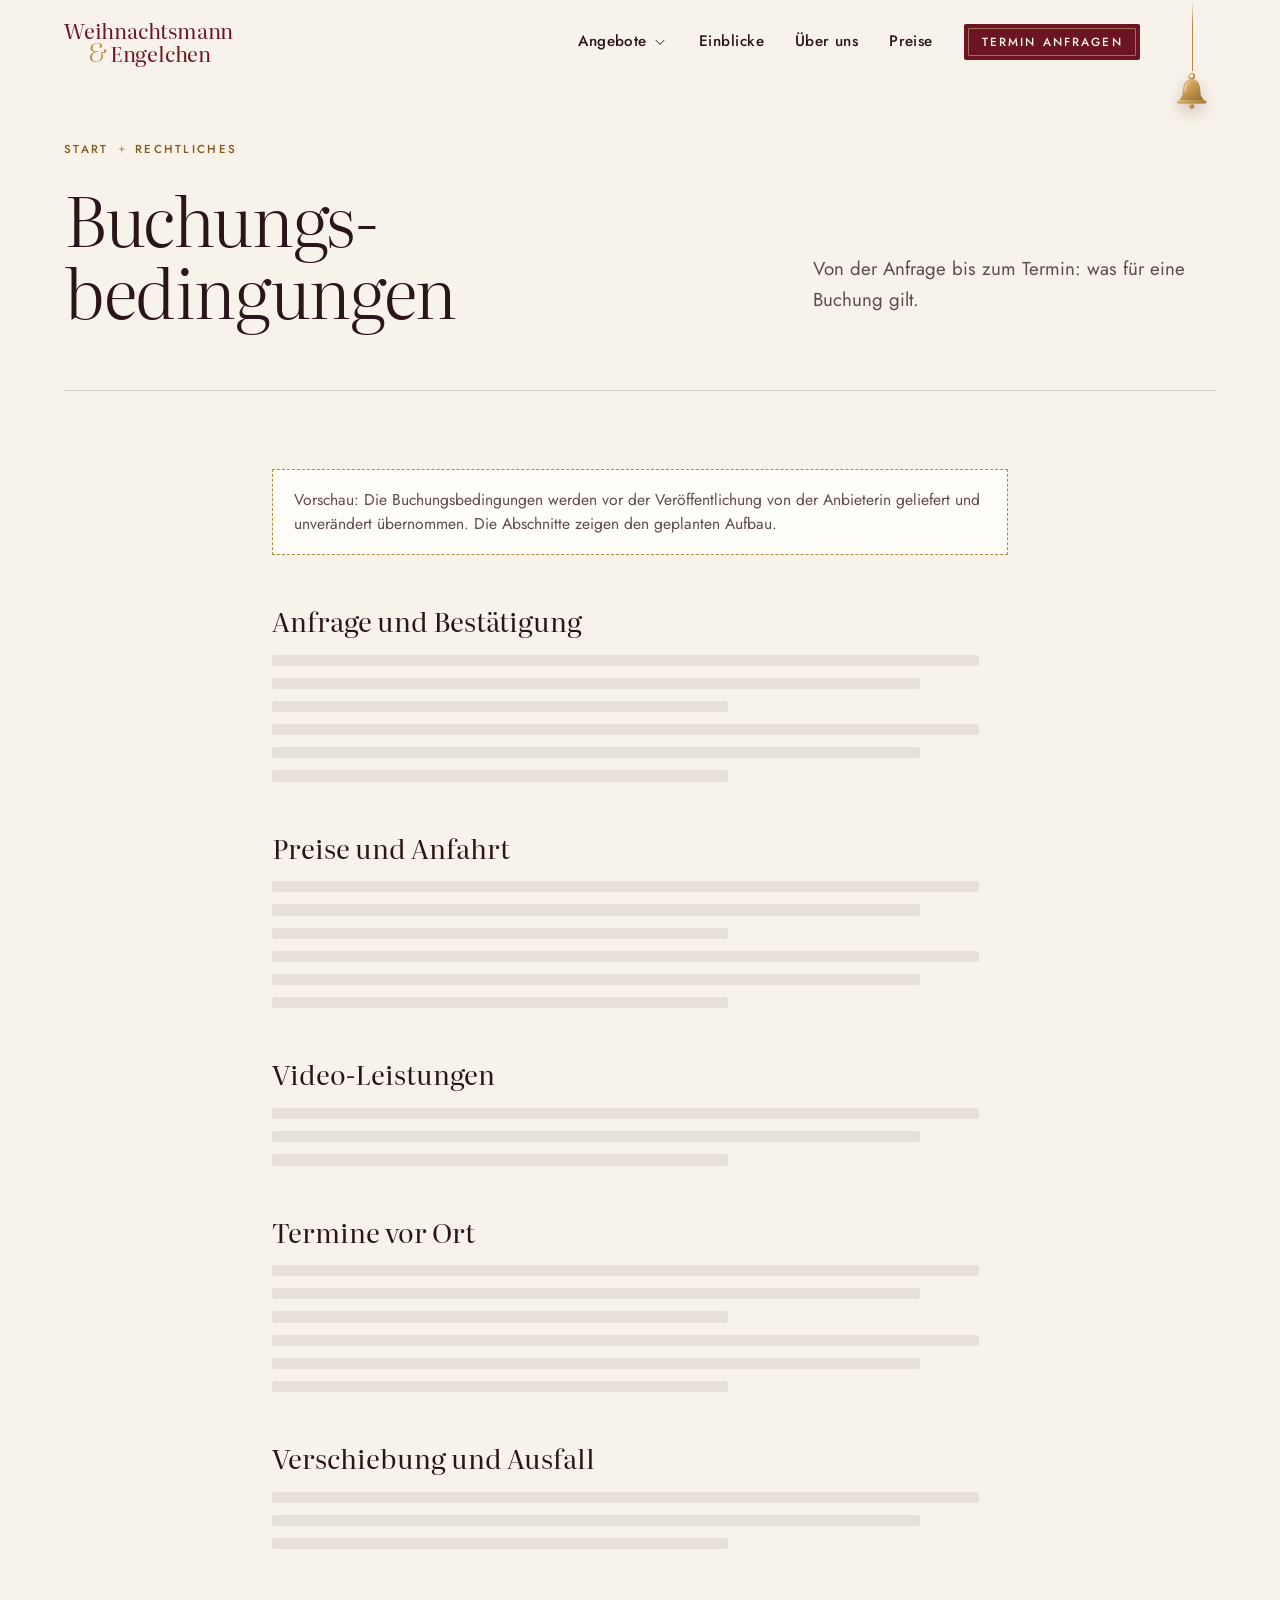
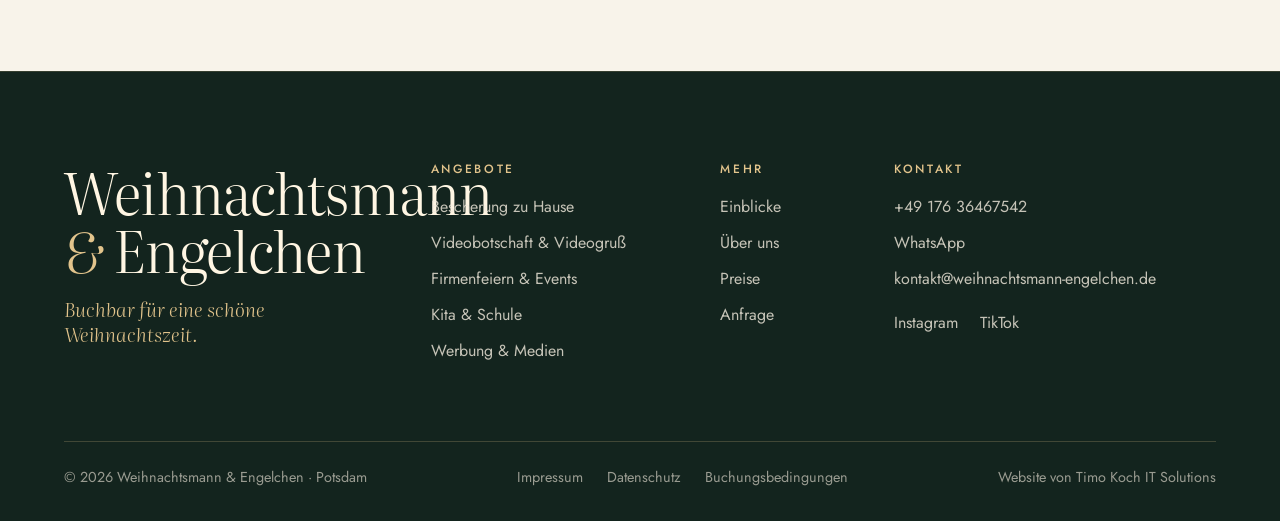
<file: buchungsbedingungen/index.html>
<!doctype html>
<html lang="de">
<head>
  <meta charset="utf-8">
  <meta name="viewport" content="width=device-width, initial-scale=1">
  <title>Buchungsbedingungen | Weihnachtsmann &amp; Engelchen</title>
  <meta name="description" content="Buchungsbedingungen von Weihnachtsmann und Engelchen.">
  <meta name="robots" content="noindex">
  <meta name="theme-color" content="#F8F3EA">

  <meta property="og:type" content="website">
  <meta property="og:locale" content="de_DE">
  <meta property="og:title" content="Buchungsbedingungen">
  <meta property="og:description" content="Buchungsbedingungen von Weihnachtsmann und Engelchen.">
  <meta property="og:image" content="../Bilder/hero-weihnachtsmann-engelchen.webp">

  <link rel="icon" href="../favicon.ico" sizes="any">
  <link rel="icon" type="image/png" sizes="32x32" href="../favicon-32x32.png">
  <link rel="icon" type="image/png" sizes="16x16" href="../favicon-16x16.png">
  <link rel="apple-touch-icon" sizes="180x180" href="../apple-touch-icon.png">

  <link rel="preload" href="../fonts/literata-72-light.woff2" as="font" type="font/woff2" crossorigin>
  <link rel="preload" href="../fonts/literata-72-light-italic.woff2" as="font" type="font/woff2" crossorigin>
  <link rel="preload" href="../fonts/jost-variable.woff2" as="font" type="font/woff2" crossorigin>
  <link rel="stylesheet" href="../css/style.css">
  <link rel="stylesheet" href="../css/seiten.css">
  <script>document.documentElement.classList.add('js');</script>
</head>
<body>

<svg class="unsichtbar" aria-hidden="true" focusable="false">
  <symbol id="stern" viewBox="0 0 24 24"><path d="M12 0c.6 7 5 11.4 12 12-7 .6-11.4 5-12 12-.6-7-5-11.4-12-12 7-.6 11.4-5 12-12z"/></symbol>
  <symbol id="pfeil" viewBox="0 0 24 24"><path d="M4 12h15M13 6l6 6-6 6" fill="none" stroke="currentColor" stroke-width="1.5" stroke-linecap="round" stroke-linejoin="round"/></symbol>
  <symbol id="winkel" viewBox="0 0 24 24"><path d="M6 9.5l6 6 6-6" fill="none" stroke="currentColor" stroke-width="1.5" stroke-linecap="round" stroke-linejoin="round"/></symbol>
  <symbol id="sprechblase" viewBox="0 0 24 24"><path d="M12 3.5a8.500 8.500 0 0 0-7.300 12.800L3.500 20.500l4.300-1.100A8.500 8.500 0 1 0 12 3.500z" fill="none" stroke="currentColor" stroke-width="1.5" stroke-linejoin="round"/></symbol>
  <symbol id="brief" viewBox="0 0 24 24"><path d="M3.5 6.500h17v11h-17zM3.500 7l8.500 6.500L20.500 7" fill="none" stroke="currentColor" stroke-width="1.5" stroke-linejoin="round"/></symbol>
  <symbol id="hoerer" viewBox="0 0 24 24"><path d="M6.200 3.800h3.100l1.500 4.200-2 1.500a11 11 0 0 0 5.700 5.700l1.500-2 4.200 1.500v3.100a2 2 0 0 1-2.200 2A16.500 16.500 0 0 1 4.200 6a2 2 0 0 1 2-2.200z" fill="none" stroke="currentColor" stroke-width="1.5" stroke-linejoin="round"/></symbol>
  <symbol id="abspielen" viewBox="0 0 24 24"><path d="M8 5.500v13l11-6.500z"/></symbol>
  <symbol id="kreuz" viewBox="0 0 24 24"><path d="M6 6l12 12M18 6L6 18" fill="none" stroke="currentColor" stroke-width="1.500" stroke-linecap="round"/></symbol>
  <symbol id="haken" viewBox="0 0 24 24"><path d="M5 12.500l4.500 4.500L19 7.500" fill="none" stroke="currentColor" stroke-width="1.600" stroke-linecap="round" stroke-linejoin="round"/></symbol>
</svg>

<a class="sprung" href="#inhalt">Zum Inhalt springen</a>
<canvas class="staub" id="staub" aria-hidden="true"></canvas>

<!-- ============ Kopf ============ -->
<header class="kopf" id="kopf">
  <div class="kopf__innen">
    <a class="marke" href="../" aria-label="Weihnachtsmann &amp; Engelchen, zur Startseite">
      <span class="marke__eins">Weihnachtsmann</span>
      <span class="marke__zwei"><em>&amp;</em>Engelchen</span>
    </a>

    <nav class="nav" id="nav" aria-label="Hauptnavigation">
      <div class="nav__gruppe" id="nav-angebote">
        <button class="nav__link nav__auf" type="button" aria-expanded="false" aria-controls="untermenue">Angebote<svg aria-hidden="true"><use href="#winkel"/></svg></button>
        <div class="untermenue" id="untermenue">
          <div class="untermenue__spalte">
            <p class="dachzeile">Für Familien</p>
            <a href="../bescherung/"><b>Bescherung zu Hause</b><small>Mit Goldenem Buch, bei euch im Wohnzimmer</small></a>
            <a href="../videos/"><b>Videobotschaft &amp; Videogruß</b><small>Persönlich, auch aus der Ferne</small></a>
          </div>
          <div class="untermenue__spalte">
            <p class="dachzeile">Für Unternehmen &amp; Einrichtungen</p>
            <a href="../firmen-events/"><b>Firmenfeiern &amp; Events</b><small>Feiern, Märkte, Einkaufszentren</small></a>
            <a href="../kita-schule/"><b>Kita &amp; Schule</b><small>Ruhig, kindgerecht, abgestimmt</small></a>
            <a href="../werbung-medien/"><b>Werbung &amp; Medien</b><small>Foto, Film, Fernsehen, Social Media</small></a>
          </div>
        </div>
      </div>
      <a class="nav__link" href="../einblicke/">Einblicke</a>
      <a class="nav__link" href="../ueber-uns/">Über uns</a>
      <a class="nav__link" href="../preise/">Preise</a>
      <a class="knopf knopf--klein" href="../anfrage/"><span>Termin anfragen</span></a>
    </nav>

    <button class="menue" id="menue" type="button" aria-expanded="false" aria-controls="nav">
      <span class="menue__striche" aria-hidden="true"></span>
      <span class="nur-vorlesen">Menü</span>
    </button>

    <button class="glocke" id="glocke" type="button" aria-label="Glocke läuten">
      <span class="glocke__faden" aria-hidden="true"></span>
      <svg class="glocke__bild" viewBox="0 0 64 64" aria-hidden="true">
        <defs>
          <linearGradient id="messing" x1="0" y1="0" x2="1" y2="1">
            <stop offset="0" stop-color="#F1DBA9"/>
            <stop offset=".45" stop-color="#C79A4E"/>
            <stop offset="1" stop-color="#8C672B"/>
          </linearGradient>
        </defs>
        <circle cx="32" cy="10.5" r="4" fill="none" stroke="url(#messing)" stroke-width="2.2"/>
        <circle class="glocke__kloeppel" cx="32" cy="55" r="3.8" fill="url(#messing)"/>
        <path d="M32 15c-10 0-13 9-13 18 0 7-3 11-7 15h40c-4-4-7-8-7-15 0-9-3-18-13-18z" fill="url(#messing)"/>
        <rect x="10" y="46.5" width="44" height="4.5" rx="2.2" fill="url(#messing)"/>
        <path d="M25.5 21.5c-2.2 2.8-3 7-3 11.5" fill="none" stroke="#FFF6DD" stroke-width="1.6" stroke-linecap="round" opacity=".7"/>
      </svg>
      <span class="glocke__tipp" aria-hidden="true">Läuten erlaubt</span>
    </button>
  </div>
</header>

<main id="inhalt">

  <section class="seitenkopf seitenkopf--text" aria-labelledby="seitentitel">
    <div class="seitenkopf__innen">
      <div>
        <ol class="pfad" aria-label="Ihr seid hier">
          <li><a href="../">Start</a></li>
          <li>Rechtliches</li>
        </ol>
        <h1 class="seitenkopf__titel" id="seitentitel">Buchungs&shy;bedingungen</h1>
      </div>
      <p class="seitenkopf__lead">Von der Anfrage bis zum Termin: was für eine Buchung gilt.</p>
    </div>
  </section>

  <section class="abschnitt" style="padding-top:clamp(2.5rem,5vw,4rem)">
    <div class="recht">
      <p class="hinweis">Vorschau: Die Buchungsbedingungen werden vor der Veröffentlichung von der Anbieterin geliefert und unverändert übernommen. Die Abschnitte zeigen den geplanten Aufbau.</p>

      <h2>Anfrage und Bestätigung</h2>
      <div class="zeilen" aria-label="Text folgt"><i></i><i></i><i></i><i></i><i></i><i></i></div>

      <h2>Preise und Anfahrt</h2>
      <div class="zeilen" aria-label="Text folgt"><i></i><i></i><i></i><i></i><i></i><i></i></div>

      <h2>Video-Leistungen</h2>
      <div class="zeilen" aria-label="Text folgt"><i></i><i></i><i></i></div>

      <h2>Termine vor Ort</h2>
      <div class="zeilen" aria-label="Text folgt"><i></i><i></i><i></i><i></i><i></i><i></i></div>

      <h2>Verschiebung und Ausfall</h2>
      <div class="zeilen" aria-label="Text folgt"><i></i><i></i><i></i></div>
    </div>
  </section>
</main>

<!-- ============ Fuß ============ -->
<footer class="fuss">
  <div class="fuss__innen">
    <div class="fuss__marke">
      <p class="fuss__name">Weihnachtsmann <em>&amp;</em> Engelchen</p>
      <p class="fuss__spruch">Buchbar für eine schöne Weihnachtszeit.</p>
    </div>

    <nav class="fuss__spalte" aria-label="Angebote">
      <p class="dachzeile">Angebote</p>
      <a href="../bescherung/">Bescherung zu Hause</a>
      <a href="../videos/">Videobotschaft &amp; Videogruß</a>
      <a href="../firmen-events/">Firmenfeiern &amp; Events</a>
      <a href="../kita-schule/">Kita &amp; Schule</a>
      <a href="../werbung-medien/">Werbung &amp; Medien</a>
    </nav>

    <nav class="fuss__spalte" aria-label="Weitere Seiten">
      <p class="dachzeile">Mehr</p>
      <a href="../einblicke/">Einblicke</a>
      <a href="../ueber-uns/">Über uns</a>
      <a href="../preise/">Preise</a>
      <a href="../anfrage/">Anfrage</a>
    </nav>

    <div class="fuss__spalte">
      <p class="dachzeile">Kontakt</p>
      <a href="tel:+4917636467542">+49 176 36467542</a>
      <a href="https://wa.me/4917636467542" target="_blank" rel="noopener">WhatsApp</a>
      <a href="mailto:kontakt@weihnachtsmann-engelchen.de">kontakt@weihnachtsmann-engelchen.de</a>
      <span class="fuss__sozial"><a href="https://www.instagram.com/weihnachtsmann_und_engelchen/" target="_blank" rel="noopener">Instagram</a><a href="https://www.tiktok.com/@weihnachtsmann_und_engel" target="_blank" rel="noopener">TikTok</a></span>
    </div>
  </div>

  <div class="fuss__unten">
    <p>© <span data-jahr>2026</span> Weihnachtsmann &amp; Engelchen · Potsdam</p>
    <p class="fuss__recht">
      <a href="../impressum/">Impressum</a>
      <a href="../datenschutz/">Datenschutz</a>
      <a href="../buchungsbedingungen/">Buchungsbedingungen</a>
    </p>
    <p class="fuss__dank">Website von <a href="https://timokochitsolutions.de" target="_blank" rel="noopener">Timo Koch IT Solutions</a></p>
  </div>
</footer>

<a class="wa" id="wa" href="https://wa.me/4917636467542" target="_blank" rel="noopener" aria-label="Per WhatsApp schreiben">
  <svg aria-hidden="true"><use href="#sprechblase"/></svg><span>WhatsApp</span>
</a>

<script src="../js/main.js" defer></script>
<script src="../js/seiten.js" defer></script>
</body>
</html>
</file>
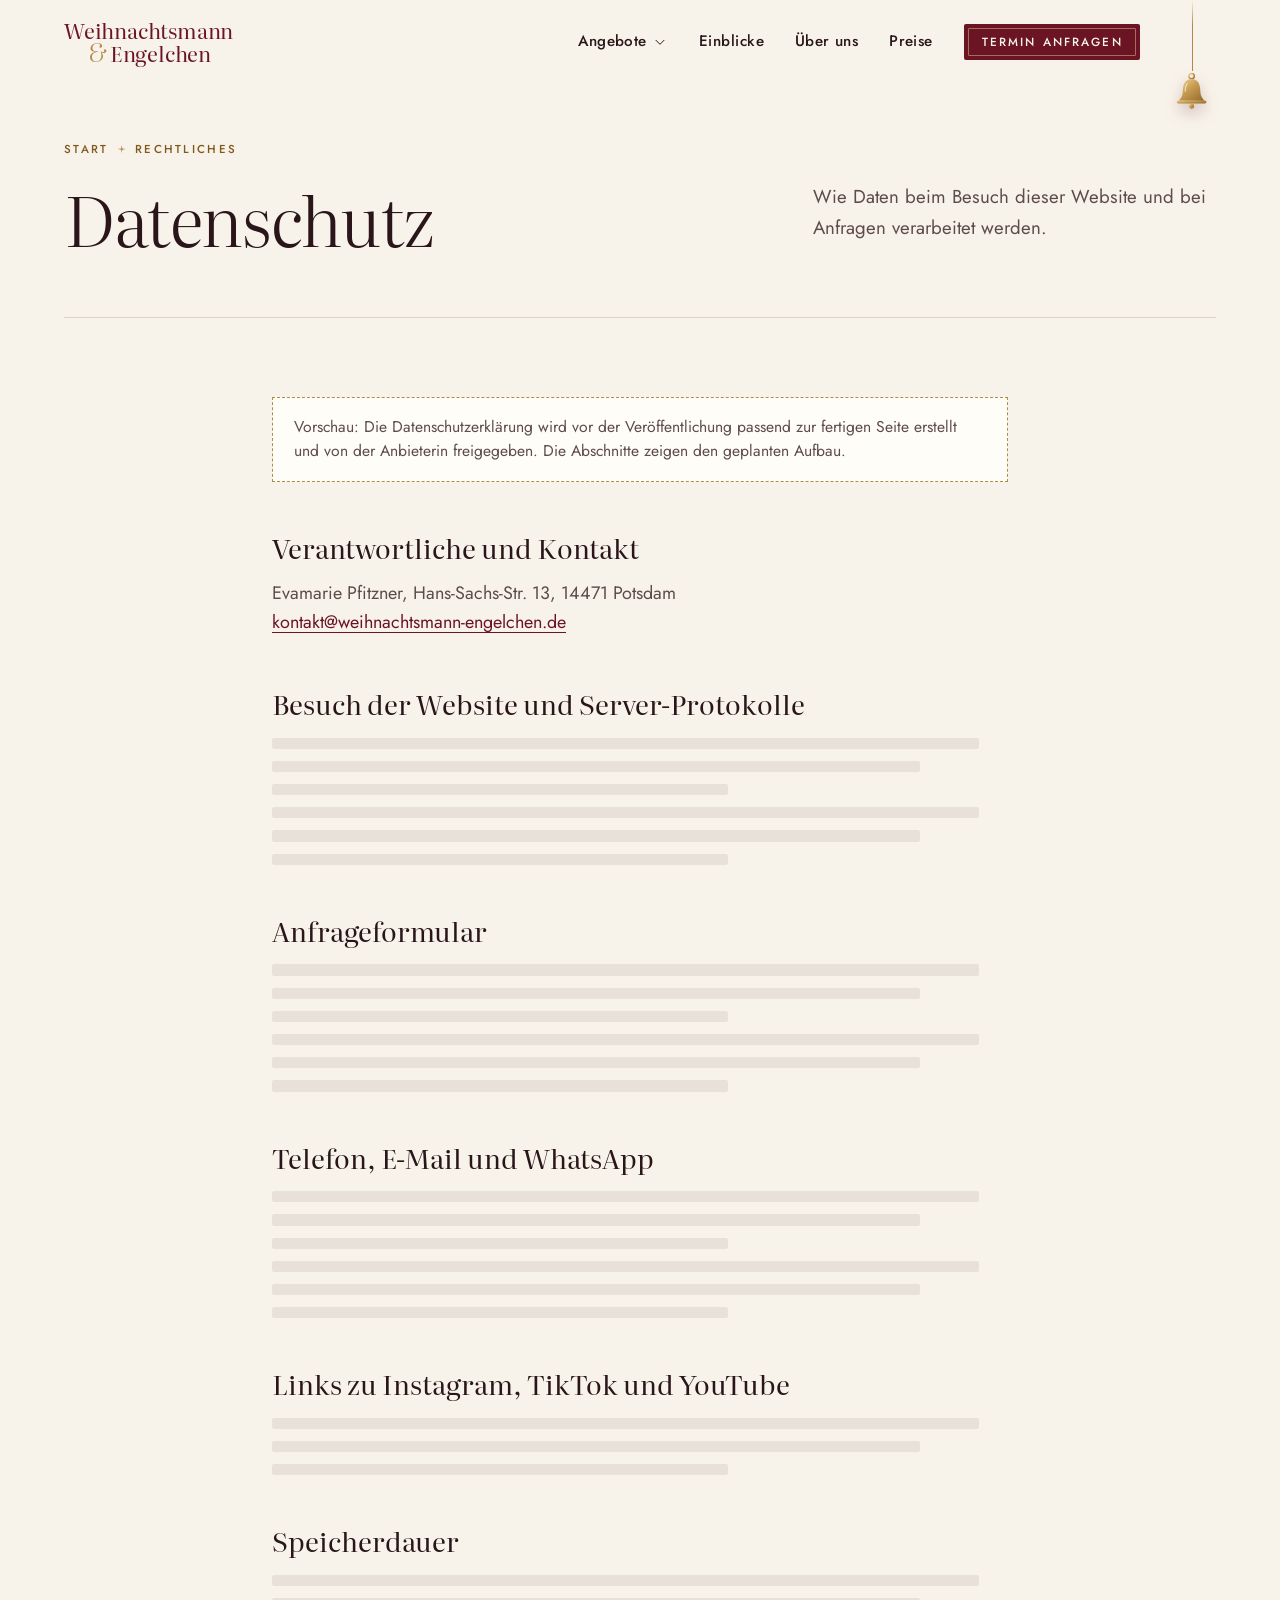
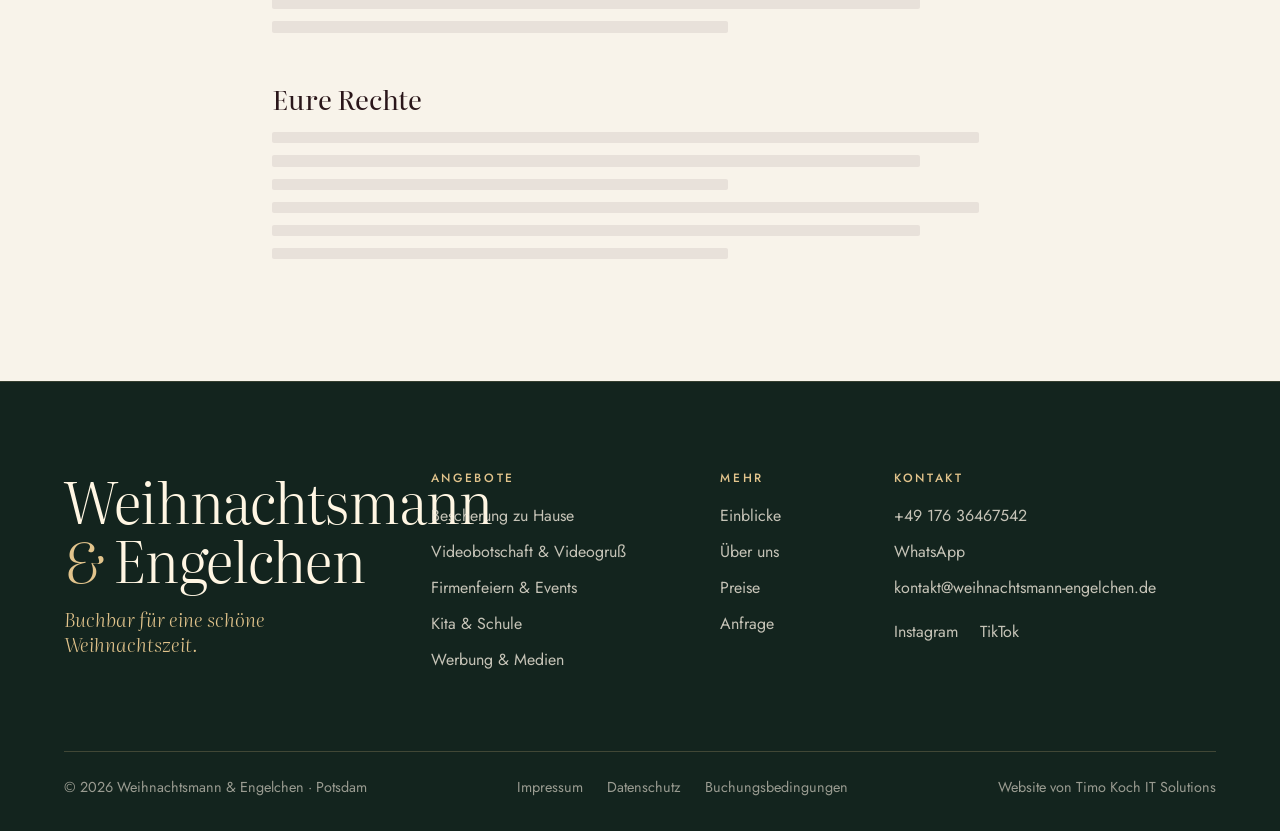
<file: datenschutz/index.html>
<!doctype html>
<html lang="de">
<head>
  <meta charset="utf-8">
  <meta name="viewport" content="width=device-width, initial-scale=1">
  <title>Datenschutz | Weihnachtsmann &amp; Engelchen</title>
  <meta name="description" content="Datenschutzerklärung von Weihnachtsmann und Engelchen.">
  <meta name="robots" content="noindex">
  <meta name="theme-color" content="#F8F3EA">

  <meta property="og:type" content="website">
  <meta property="og:locale" content="de_DE">
  <meta property="og:title" content="Datenschutz">
  <meta property="og:description" content="Datenschutzerklärung von Weihnachtsmann und Engelchen.">
  <meta property="og:image" content="../Bilder/hero-weihnachtsmann-engelchen.webp">

  <link rel="icon" href="../favicon.ico" sizes="any">
  <link rel="icon" type="image/png" sizes="32x32" href="../favicon-32x32.png">
  <link rel="icon" type="image/png" sizes="16x16" href="../favicon-16x16.png">
  <link rel="apple-touch-icon" sizes="180x180" href="../apple-touch-icon.png">

  <link rel="preload" href="../fonts/literata-72-light.woff2" as="font" type="font/woff2" crossorigin>
  <link rel="preload" href="../fonts/literata-72-light-italic.woff2" as="font" type="font/woff2" crossorigin>
  <link rel="preload" href="../fonts/jost-variable.woff2" as="font" type="font/woff2" crossorigin>
  <link rel="stylesheet" href="../css/style.css">
  <link rel="stylesheet" href="../css/seiten.css">
  <script>document.documentElement.classList.add('js');</script>
</head>
<body>

<svg class="unsichtbar" aria-hidden="true" focusable="false">
  <symbol id="stern" viewBox="0 0 24 24"><path d="M12 0c.6 7 5 11.4 12 12-7 .6-11.4 5-12 12-.6-7-5-11.4-12-12 7-.6 11.4-5 12-12z"/></symbol>
  <symbol id="pfeil" viewBox="0 0 24 24"><path d="M4 12h15M13 6l6 6-6 6" fill="none" stroke="currentColor" stroke-width="1.5" stroke-linecap="round" stroke-linejoin="round"/></symbol>
  <symbol id="winkel" viewBox="0 0 24 24"><path d="M6 9.5l6 6 6-6" fill="none" stroke="currentColor" stroke-width="1.5" stroke-linecap="round" stroke-linejoin="round"/></symbol>
  <symbol id="sprechblase" viewBox="0 0 24 24"><path d="M12 3.5a8.500 8.500 0 0 0-7.300 12.800L3.500 20.500l4.300-1.100A8.500 8.500 0 1 0 12 3.500z" fill="none" stroke="currentColor" stroke-width="1.5" stroke-linejoin="round"/></symbol>
  <symbol id="brief" viewBox="0 0 24 24"><path d="M3.5 6.500h17v11h-17zM3.500 7l8.500 6.500L20.500 7" fill="none" stroke="currentColor" stroke-width="1.5" stroke-linejoin="round"/></symbol>
  <symbol id="hoerer" viewBox="0 0 24 24"><path d="M6.200 3.800h3.100l1.500 4.200-2 1.500a11 11 0 0 0 5.700 5.700l1.500-2 4.200 1.500v3.100a2 2 0 0 1-2.200 2A16.500 16.500 0 0 1 4.200 6a2 2 0 0 1 2-2.200z" fill="none" stroke="currentColor" stroke-width="1.5" stroke-linejoin="round"/></symbol>
  <symbol id="abspielen" viewBox="0 0 24 24"><path d="M8 5.500v13l11-6.500z"/></symbol>
  <symbol id="kreuz" viewBox="0 0 24 24"><path d="M6 6l12 12M18 6L6 18" fill="none" stroke="currentColor" stroke-width="1.500" stroke-linecap="round"/></symbol>
  <symbol id="haken" viewBox="0 0 24 24"><path d="M5 12.500l4.500 4.500L19 7.500" fill="none" stroke="currentColor" stroke-width="1.600" stroke-linecap="round" stroke-linejoin="round"/></symbol>
</svg>

<a class="sprung" href="#inhalt">Zum Inhalt springen</a>
<canvas class="staub" id="staub" aria-hidden="true"></canvas>

<!-- ============ Kopf ============ -->
<header class="kopf" id="kopf">
  <div class="kopf__innen">
    <a class="marke" href="../" aria-label="Weihnachtsmann &amp; Engelchen, zur Startseite">
      <span class="marke__eins">Weihnachtsmann</span>
      <span class="marke__zwei"><em>&amp;</em>Engelchen</span>
    </a>

    <nav class="nav" id="nav" aria-label="Hauptnavigation">
      <div class="nav__gruppe" id="nav-angebote">
        <button class="nav__link nav__auf" type="button" aria-expanded="false" aria-controls="untermenue">Angebote<svg aria-hidden="true"><use href="#winkel"/></svg></button>
        <div class="untermenue" id="untermenue">
          <div class="untermenue__spalte">
            <p class="dachzeile">Für Familien</p>
            <a href="../bescherung/"><b>Bescherung zu Hause</b><small>Mit Goldenem Buch, bei euch im Wohnzimmer</small></a>
            <a href="../videos/"><b>Videobotschaft &amp; Videogruß</b><small>Persönlich, auch aus der Ferne</small></a>
          </div>
          <div class="untermenue__spalte">
            <p class="dachzeile">Für Unternehmen &amp; Einrichtungen</p>
            <a href="../firmen-events/"><b>Firmenfeiern &amp; Events</b><small>Feiern, Märkte, Einkaufszentren</small></a>
            <a href="../kita-schule/"><b>Kita &amp; Schule</b><small>Ruhig, kindgerecht, abgestimmt</small></a>
            <a href="../werbung-medien/"><b>Werbung &amp; Medien</b><small>Foto, Film, Fernsehen, Social Media</small></a>
          </div>
        </div>
      </div>
      <a class="nav__link" href="../einblicke/">Einblicke</a>
      <a class="nav__link" href="../ueber-uns/">Über uns</a>
      <a class="nav__link" href="../preise/">Preise</a>
      <a class="knopf knopf--klein" href="../anfrage/"><span>Termin anfragen</span></a>
    </nav>

    <button class="menue" id="menue" type="button" aria-expanded="false" aria-controls="nav">
      <span class="menue__striche" aria-hidden="true"></span>
      <span class="nur-vorlesen">Menü</span>
    </button>

    <button class="glocke" id="glocke" type="button" aria-label="Glocke läuten">
      <span class="glocke__faden" aria-hidden="true"></span>
      <svg class="glocke__bild" viewBox="0 0 64 64" aria-hidden="true">
        <defs>
          <linearGradient id="messing" x1="0" y1="0" x2="1" y2="1">
            <stop offset="0" stop-color="#F1DBA9"/>
            <stop offset=".45" stop-color="#C79A4E"/>
            <stop offset="1" stop-color="#8C672B"/>
          </linearGradient>
        </defs>
        <circle cx="32" cy="10.5" r="4" fill="none" stroke="url(#messing)" stroke-width="2.2"/>
        <circle class="glocke__kloeppel" cx="32" cy="55" r="3.8" fill="url(#messing)"/>
        <path d="M32 15c-10 0-13 9-13 18 0 7-3 11-7 15h40c-4-4-7-8-7-15 0-9-3-18-13-18z" fill="url(#messing)"/>
        <rect x="10" y="46.5" width="44" height="4.5" rx="2.2" fill="url(#messing)"/>
        <path d="M25.5 21.5c-2.2 2.8-3 7-3 11.5" fill="none" stroke="#FFF6DD" stroke-width="1.6" stroke-linecap="round" opacity=".7"/>
      </svg>
      <span class="glocke__tipp" aria-hidden="true">Läuten erlaubt</span>
    </button>
  </div>
</header>

<main id="inhalt">

  <section class="seitenkopf seitenkopf--text" aria-labelledby="seitentitel">
    <div class="seitenkopf__innen">
      <div>
        <ol class="pfad" aria-label="Ihr seid hier">
          <li><a href="../">Start</a></li>
          <li>Rechtliches</li>
        </ol>
        <h1 class="seitenkopf__titel" id="seitentitel">Datenschutz</h1>
      </div>
      <p class="seitenkopf__lead">Wie Daten beim Besuch dieser Website und bei Anfragen verarbeitet werden.</p>
    </div>
  </section>

  <section class="abschnitt" style="padding-top:clamp(2.5rem,5vw,4rem)">
    <div class="recht">
      <p class="hinweis">Vorschau: Die Datenschutzerklärung wird vor der Veröffentlichung passend zur fertigen Seite erstellt und von der Anbieterin freigegeben. Die Abschnitte zeigen den geplanten Aufbau.</p>

      <h2>Verantwortliche und Kontakt</h2>
      <address>
        Evamarie Pfitzner, Hans-Sachs-Str. 13, 14471 Potsdam<br>
        <a href="mailto:kontakt@weihnachtsmann-engelchen.de">kontakt@weihnachtsmann-engelchen.de</a>
      </address>

      <h2>Besuch der Website und Server-Protokolle</h2>
      <div class="zeilen" aria-label="Text folgt"><i></i><i></i><i></i><i></i><i></i><i></i></div>

      <h2>Anfrageformular</h2>
      <div class="zeilen" aria-label="Text folgt"><i></i><i></i><i></i><i></i><i></i><i></i></div>

      <h2>Telefon, E-Mail und WhatsApp</h2>
      <div class="zeilen" aria-label="Text folgt"><i></i><i></i><i></i><i></i><i></i><i></i></div>

      <h2>Links zu Instagram, TikTok und YouTube</h2>
      <div class="zeilen" aria-label="Text folgt"><i></i><i></i><i></i></div>

      <h2>Speicherdauer</h2>
      <div class="zeilen" aria-label="Text folgt"><i></i><i></i><i></i></div>

      <h2>Eure Rechte</h2>
      <div class="zeilen" aria-label="Text folgt"><i></i><i></i><i></i><i></i><i></i><i></i></div>
    </div>
  </section>
</main>

<!-- ============ Fuß ============ -->
<footer class="fuss">
  <div class="fuss__innen">
    <div class="fuss__marke">
      <p class="fuss__name">Weihnachtsmann <em>&amp;</em> Engelchen</p>
      <p class="fuss__spruch">Buchbar für eine schöne Weihnachtszeit.</p>
    </div>

    <nav class="fuss__spalte" aria-label="Angebote">
      <p class="dachzeile">Angebote</p>
      <a href="../bescherung/">Bescherung zu Hause</a>
      <a href="../videos/">Videobotschaft &amp; Videogruß</a>
      <a href="../firmen-events/">Firmenfeiern &amp; Events</a>
      <a href="../kita-schule/">Kita &amp; Schule</a>
      <a href="../werbung-medien/">Werbung &amp; Medien</a>
    </nav>

    <nav class="fuss__spalte" aria-label="Weitere Seiten">
      <p class="dachzeile">Mehr</p>
      <a href="../einblicke/">Einblicke</a>
      <a href="../ueber-uns/">Über uns</a>
      <a href="../preise/">Preise</a>
      <a href="../anfrage/">Anfrage</a>
    </nav>

    <div class="fuss__spalte">
      <p class="dachzeile">Kontakt</p>
      <a href="tel:+4917636467542">+49 176 36467542</a>
      <a href="https://wa.me/4917636467542" target="_blank" rel="noopener">WhatsApp</a>
      <a href="mailto:kontakt@weihnachtsmann-engelchen.de">kontakt@weihnachtsmann-engelchen.de</a>
      <span class="fuss__sozial"><a href="https://www.instagram.com/weihnachtsmann_und_engelchen/" target="_blank" rel="noopener">Instagram</a><a href="https://www.tiktok.com/@weihnachtsmann_und_engel" target="_blank" rel="noopener">TikTok</a></span>
    </div>
  </div>

  <div class="fuss__unten">
    <p>© <span data-jahr>2026</span> Weihnachtsmann &amp; Engelchen · Potsdam</p>
    <p class="fuss__recht">
      <a href="../impressum/">Impressum</a>
      <a href="../datenschutz/">Datenschutz</a>
      <a href="../buchungsbedingungen/">Buchungsbedingungen</a>
    </p>
    <p class="fuss__dank">Website von <a href="https://timokochitsolutions.de" target="_blank" rel="noopener">Timo Koch IT Solutions</a></p>
  </div>
</footer>

<a class="wa" id="wa" href="https://wa.me/4917636467542" target="_blank" rel="noopener" aria-label="Per WhatsApp schreiben">
  <svg aria-hidden="true"><use href="#sprechblase"/></svg><span>WhatsApp</span>
</a>

<script src="../js/main.js" defer></script>
<script src="../js/seiten.js" defer></script>
</body>
</html>
</file>
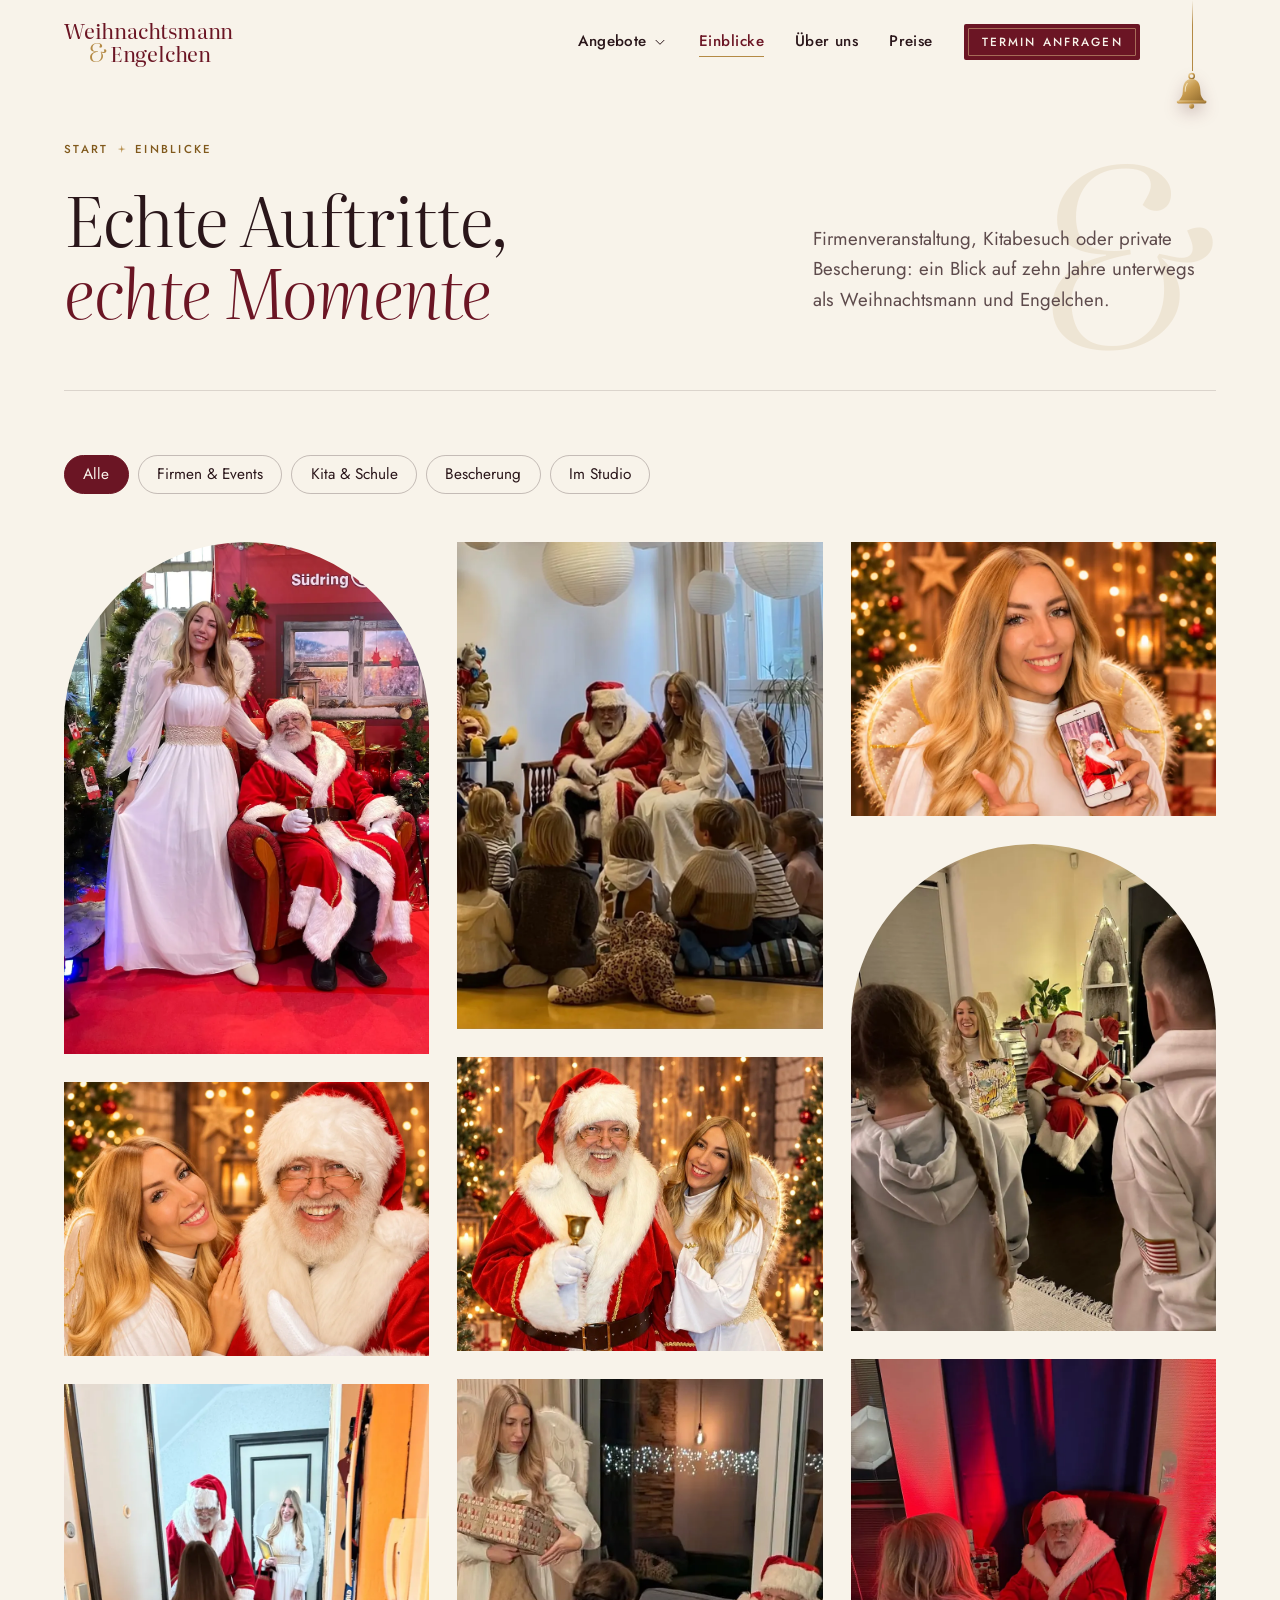
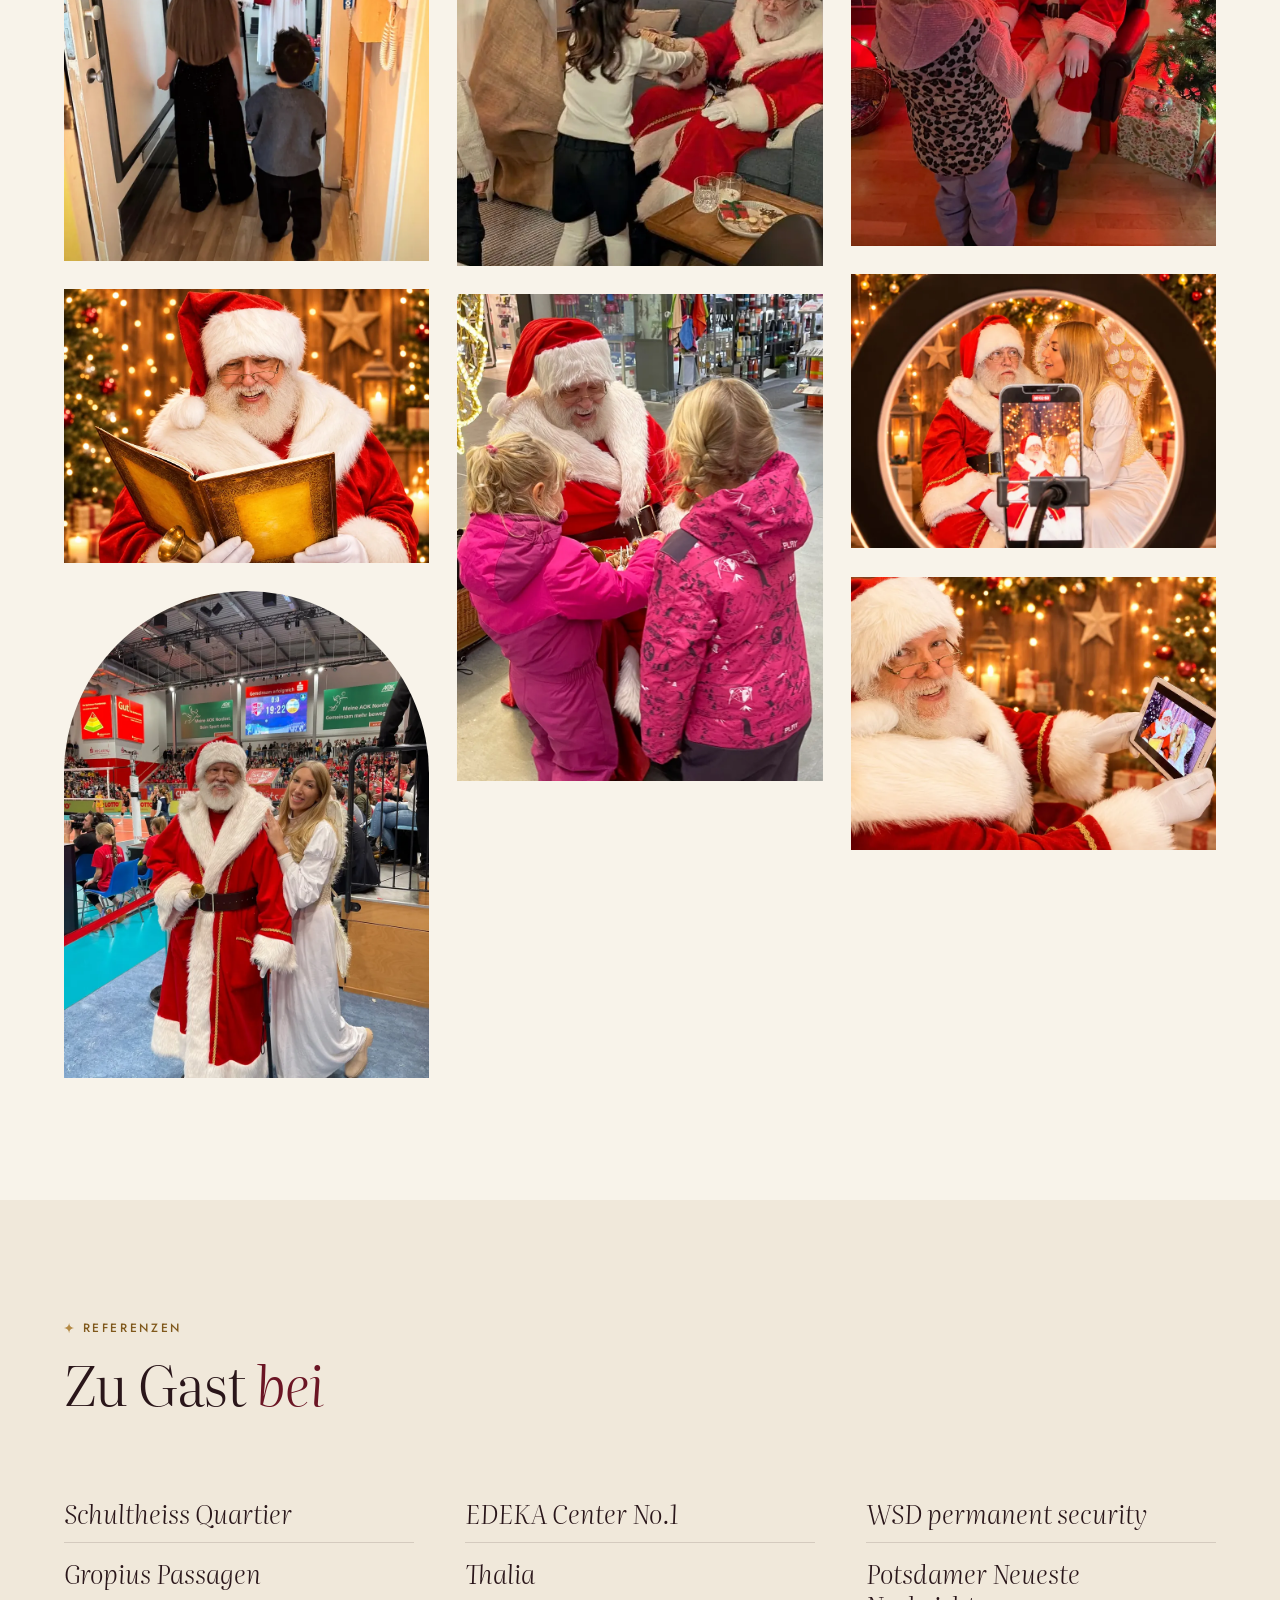
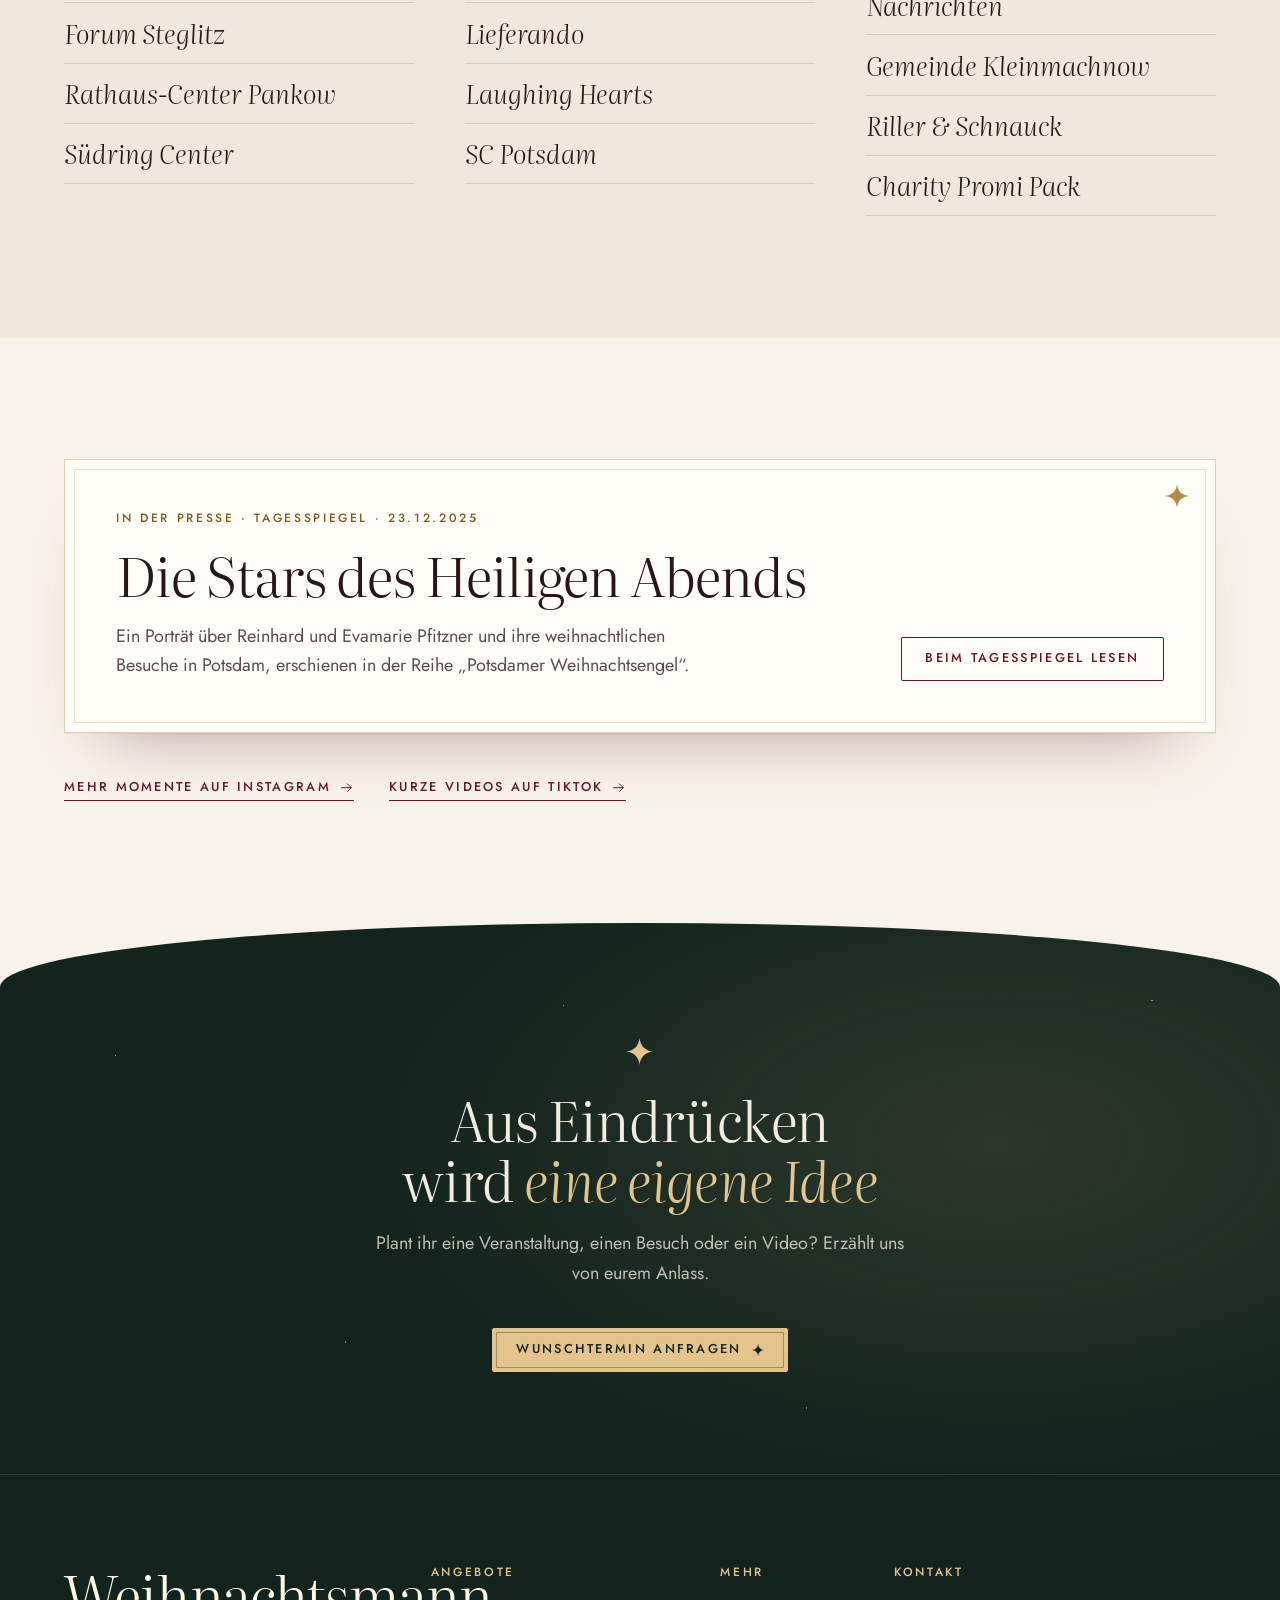
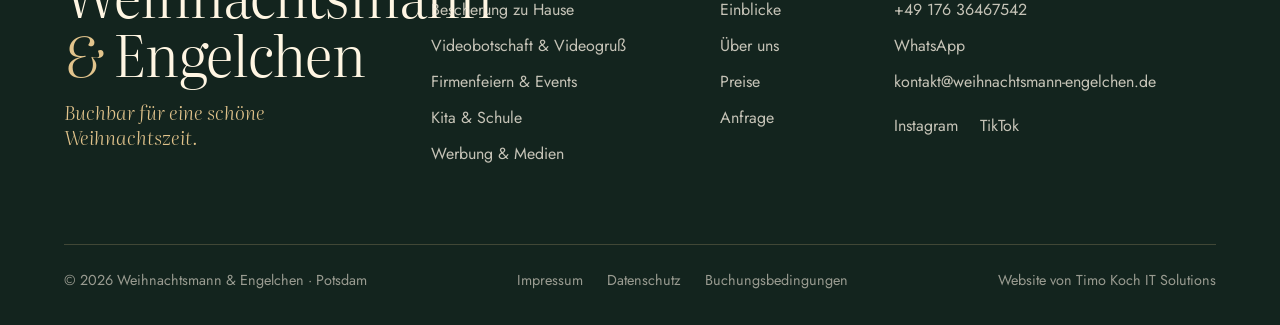
<file: einblicke/index.html>
<!doctype html>
<html lang="de">
<head>
  <meta charset="utf-8">
  <meta name="viewport" content="width=device-width, initial-scale=1">
  <title>Einblicke &amp; Referenzen | Weihnachtsmann &amp; Engelchen</title>
  <meta name="description" content="Fotos von Firmenveranstaltungen, Kitabesuchen und privaten Bescherungen mit Weihnachtsmann und Engelchen, dazu Referenzen und Presse.">
  <meta name="theme-color" content="#F8F3EA">

  <meta property="og:type" content="website">
  <meta property="og:locale" content="de_DE">
  <meta property="og:title" content="Einblicke &amp; Referenzen">
  <meta property="og:description" content="Fotos von Firmenveranstaltungen, Kitabesuchen und privaten Bescherungen mit Weihnachtsmann und Engelchen, dazu Referenzen und Presse.">
  <meta property="og:image" content="../Bilder/hero-weihnachtsmann-engelchen.webp">

  <link rel="icon" href="../favicon.ico" sizes="any">
  <link rel="icon" type="image/png" sizes="32x32" href="../favicon-32x32.png">
  <link rel="icon" type="image/png" sizes="16x16" href="../favicon-16x16.png">
  <link rel="apple-touch-icon" sizes="180x180" href="../apple-touch-icon.png">

  <link rel="preload" href="../fonts/literata-72-light.woff2" as="font" type="font/woff2" crossorigin>
  <link rel="preload" href="../fonts/literata-72-light-italic.woff2" as="font" type="font/woff2" crossorigin>
  <link rel="preload" href="../fonts/jost-variable.woff2" as="font" type="font/woff2" crossorigin>
  <link rel="stylesheet" href="../css/style.css">
  <link rel="stylesheet" href="../css/seiten.css">
  <script>document.documentElement.classList.add('js');</script>
</head>
<body>

<svg class="unsichtbar" aria-hidden="true" focusable="false">
  <symbol id="stern" viewBox="0 0 24 24"><path d="M12 0c.6 7 5 11.4 12 12-7 .6-11.4 5-12 12-.6-7-5-11.4-12-12 7-.6 11.4-5 12-12z"/></symbol>
  <symbol id="pfeil" viewBox="0 0 24 24"><path d="M4 12h15M13 6l6 6-6 6" fill="none" stroke="currentColor" stroke-width="1.5" stroke-linecap="round" stroke-linejoin="round"/></symbol>
  <symbol id="winkel" viewBox="0 0 24 24"><path d="M6 9.5l6 6 6-6" fill="none" stroke="currentColor" stroke-width="1.5" stroke-linecap="round" stroke-linejoin="round"/></symbol>
  <symbol id="sprechblase" viewBox="0 0 24 24"><path d="M12 3.5a8.500 8.500 0 0 0-7.300 12.800L3.500 20.500l4.300-1.100A8.500 8.500 0 1 0 12 3.500z" fill="none" stroke="currentColor" stroke-width="1.5" stroke-linejoin="round"/></symbol>
  <symbol id="brief" viewBox="0 0 24 24"><path d="M3.5 6.500h17v11h-17zM3.500 7l8.500 6.500L20.500 7" fill="none" stroke="currentColor" stroke-width="1.5" stroke-linejoin="round"/></symbol>
  <symbol id="hoerer" viewBox="0 0 24 24"><path d="M6.200 3.800h3.100l1.500 4.200-2 1.500a11 11 0 0 0 5.700 5.700l1.500-2 4.200 1.500v3.100a2 2 0 0 1-2.200 2A16.500 16.500 0 0 1 4.200 6a2 2 0 0 1 2-2.200z" fill="none" stroke="currentColor" stroke-width="1.5" stroke-linejoin="round"/></symbol>
  <symbol id="abspielen" viewBox="0 0 24 24"><path d="M8 5.500v13l11-6.500z"/></symbol>
  <symbol id="kreuz" viewBox="0 0 24 24"><path d="M6 6l12 12M18 6L6 18" fill="none" stroke="currentColor" stroke-width="1.500" stroke-linecap="round"/></symbol>
  <symbol id="haken" viewBox="0 0 24 24"><path d="M5 12.500l4.500 4.500L19 7.500" fill="none" stroke="currentColor" stroke-width="1.600" stroke-linecap="round" stroke-linejoin="round"/></symbol>
</svg>

<a class="sprung" href="#inhalt">Zum Inhalt springen</a>
<canvas class="staub" id="staub" aria-hidden="true"></canvas>

<!-- ============ Kopf ============ -->
<header class="kopf" id="kopf">
  <div class="kopf__innen">
    <a class="marke" href="../" aria-label="Weihnachtsmann &amp; Engelchen, zur Startseite">
      <span class="marke__eins">Weihnachtsmann</span>
      <span class="marke__zwei"><em>&amp;</em>Engelchen</span>
    </a>

    <nav class="nav" id="nav" aria-label="Hauptnavigation">
      <div class="nav__gruppe" id="nav-angebote">
        <button class="nav__link nav__auf" type="button" aria-expanded="false" aria-controls="untermenue">Angebote<svg aria-hidden="true"><use href="#winkel"/></svg></button>
        <div class="untermenue" id="untermenue">
          <div class="untermenue__spalte">
            <p class="dachzeile">Für Familien</p>
            <a href="../bescherung/"><b>Bescherung zu Hause</b><small>Mit Goldenem Buch, bei euch im Wohnzimmer</small></a>
            <a href="../videos/"><b>Videobotschaft &amp; Videogruß</b><small>Persönlich, auch aus der Ferne</small></a>
          </div>
          <div class="untermenue__spalte">
            <p class="dachzeile">Für Unternehmen &amp; Einrichtungen</p>
            <a href="../firmen-events/"><b>Firmenfeiern &amp; Events</b><small>Feiern, Märkte, Einkaufszentren</small></a>
            <a href="../kita-schule/"><b>Kita &amp; Schule</b><small>Ruhig, kindgerecht, abgestimmt</small></a>
            <a href="../werbung-medien/"><b>Werbung &amp; Medien</b><small>Foto, Film, Fernsehen, Social Media</small></a>
          </div>
        </div>
      </div>
      <a class="nav__link" href="../einblicke/" aria-current="page">Einblicke</a>
      <a class="nav__link" href="../ueber-uns/">Über uns</a>
      <a class="nav__link" href="../preise/">Preise</a>
      <a class="knopf knopf--klein" href="../anfrage/"><span>Termin anfragen</span></a>
    </nav>

    <button class="menue" id="menue" type="button" aria-expanded="false" aria-controls="nav">
      <span class="menue__striche" aria-hidden="true"></span>
      <span class="nur-vorlesen">Menü</span>
    </button>

    <button class="glocke" id="glocke" type="button" aria-label="Glocke läuten">
      <span class="glocke__faden" aria-hidden="true"></span>
      <svg class="glocke__bild" viewBox="0 0 64 64" aria-hidden="true">
        <defs>
          <linearGradient id="messing" x1="0" y1="0" x2="1" y2="1">
            <stop offset="0" stop-color="#F1DBA9"/>
            <stop offset=".45" stop-color="#C79A4E"/>
            <stop offset="1" stop-color="#8C672B"/>
          </linearGradient>
        </defs>
        <circle cx="32" cy="10.5" r="4" fill="none" stroke="url(#messing)" stroke-width="2.2"/>
        <circle class="glocke__kloeppel" cx="32" cy="55" r="3.8" fill="url(#messing)"/>
        <path d="M32 15c-10 0-13 9-13 18 0 7-3 11-7 15h40c-4-4-7-8-7-15 0-9-3-18-13-18z" fill="url(#messing)"/>
        <rect x="10" y="46.5" width="44" height="4.5" rx="2.2" fill="url(#messing)"/>
        <path d="M25.5 21.5c-2.2 2.8-3 7-3 11.5" fill="none" stroke="#FFF6DD" stroke-width="1.6" stroke-linecap="round" opacity=".7"/>
      </svg>
      <span class="glocke__tipp" aria-hidden="true">Läuten erlaubt</span>
    </button>
  </div>
</header>

<main id="inhalt">

  <section class="seitenkopf seitenkopf--text" aria-labelledby="seitentitel">
    <span class="seitenkopf__zier" aria-hidden="true">&amp;</span>
    <div class="seitenkopf__innen">
      <div>
        <ol class="pfad" aria-label="Ihr seid hier">
          <li><a href="../">Start</a></li>
          <li>Einblicke</li>
        </ol>
        <h1 class="seitenkopf__titel" id="seitentitel">Echte Auftritte, <em>echte Momente</em></h1>
      </div>
      <p class="seitenkopf__lead">Firmenveranstaltung, Kitabesuch oder private Bescherung: ein Blick auf zehn Jahre unterwegs als Weihnachtsmann und Engelchen.</p>
    </div>
  </section>

  <!-- Galerie -->
  <section class="abschnitt" aria-label="Fotogalerie" style="padding-top:clamp(2.5rem,5vw,4rem)">
    <div class="filter zeig" id="filter" role="group" aria-label="Fotos filtern">
      <button type="button" data-filter="alle" aria-pressed="true">Alle</button>
      <button type="button" data-filter="events" aria-pressed="false">Firmen &amp; Events</button>
      <button type="button" data-filter="kita" aria-pressed="false">Kita &amp; Schule</button>
      <button type="button" data-filter="bescherung" aria-pressed="false">Bescherung</button>
      <button type="button" data-filter="studio" aria-pressed="false">Im Studio</button>
    </div>

    <div class="galerie" id="galerie">
      <button class="galerie__bild galerie__bild--bogen" type="button" data-art="events">
        <img src="../Bilder/einblick-suedring-center-2023.webp" width="900" height="1261" alt="Weihnachtsmann im Sessel und Engelchen mit Flügeln auf der Bühne im Südring Center">
        <span class="galerie__text"><b>Südring Center Rangsdorf</b><span>2023</span></span>
      </button>
      <button class="galerie__bild" type="button" data-art="studio">
        <img src="../Bilder/team-vater-tochter.webp" width="1200" height="900" alt="Nahaufnahme: Das Engelchen lehnt sich lachend an die Schulter des Weihnachtsmanns">
        <span class="galerie__text"><b>Vater und Tochter</b><span>Studio</span></span>
      </button>
      <button class="galerie__bild" type="button" data-art="bescherung">
        <img src="../Bilder/einblick-bescherung-2025.webp" width="900" height="1175" loading="lazy" alt="Weihnachtsmann und Engelchen stehen im Hausflur, zwei Kinder öffnen ihnen die Tür">
        <span class="galerie__text"><b>Bescherung zu Hause</b><span>2025</span></span>
      </button>
      <button class="galerie__bild" type="button" data-art="studio">
        <img src="../Bilder/goldenes-buch.webp" width="1100" height="825" loading="lazy" alt="Der Weihnachtsmann liest lächelnd aus dem aufgeschlagenen Goldenen Buch">
        <span class="galerie__text"><b>Das Goldene Buch</b><span>Studio</span></span>
      </button>
      <button class="galerie__bild galerie__bild--bogen" type="button" data-art="events">
        <img src="../Bilder/einblick-sc-potsdam-2022.webp" width="900" height="1200" loading="lazy" alt="Weihnachtsmann und Engelchen am Spielfeldrand in der Halle des SC Potsdam">
        <span class="galerie__text"><b>SC Potsdam</b><span>2022</span></span>
      </button>
      <button class="galerie__bild" type="button" data-art="kita">
        <img src="../Bilder/einblick-kitabesuch-2024.webp" width="900" height="1200" loading="lazy" alt="Kinder sitzen im Halbkreis vor dem Weihnachtsmann und dem Engelchen">
        <span class="galerie__text"><b>Kitabesuch</b><span>2024</span></span>
      </button>
      <button class="galerie__bild" type="button" data-art="studio">
        <img src="../Bilder/hero-weihnachtsmann-engelchen.webp" width="1073" height="862" loading="lazy" alt="Der Weihnachtsmann mit Glocke und das Engelchen vor einer Holzwand mit Lichterketten">
        <span class="galerie__text"><b>Mit Glocke</b><span>Studio</span></span>
      </button>
      <button class="galerie__bild" type="button" data-art="bescherung">
        <img src="../Bilder/einblick-bescherung-2024.webp" width="597" height="796" loading="lazy" alt="Ein Kind reicht dem Weihnachtsmann im Wohnzimmer die Hand, das Engelchen hält ein Geschenk">
        <span class="galerie__text"><b>Bescherung zu Hause</b><span>2024</span></span>
      </button>
      <button class="galerie__bild" type="button" data-art="events">
        <img src="../Bilder/einblick-forum-steglitz-2022.webp" width="900" height="1200" loading="lazy" alt="Engelchen mit Heiligenschein neben dem Weihnachtsmann im Ledersessel vor einem geschmückten Baum">
        <span class="galerie__text"><b>Forum Steglitz</b><span>2022</span></span>
      </button>
      <button class="galerie__bild" type="button" data-art="studio">
        <img src="../Bilder/videogruss.webp" width="900" height="675" loading="lazy" alt="Das Engelchen zeigt ein Handy, auf dem ein Videogruß läuft">
        <span class="galerie__text"><b>Videogruß</b><span>Studio</span></span>
      </button>
      <button class="galerie__bild galerie__bild--bogen" type="button" data-art="bescherung">
        <img src="../Bilder/einblick-bescherung-2022.webp" width="900" height="1200" loading="lazy" alt="Zwei Kinder stehen im Wohnzimmer vor dem Weihnachtsmann und dem Engelchen">
        <span class="galerie__text"><b>Bescherung zu Hause</b><span>2022</span></span>
      </button>
      <button class="galerie__bild" type="button" data-art="events">
        <img src="../Bilder/einblick-kleinmachnow-2025.webp" width="900" height="1200" loading="lazy" alt="Ein Kind steht vor dem Weihnachtsmann, der in einem Sessel sitzt">
        <span class="galerie__text"><b>Zauberplätzchen Kleinmachnow</b><span>2025</span></span>
      </button>
      <button class="galerie__bild" type="button" data-art="studio">
        <img src="../Bilder/werbung-medien.webp" width="900" height="675" loading="lazy" alt="Blick durch ein Ringlicht auf Weihnachtsmann und Engelchen bei einer Videoaufnahme">
        <span class="galerie__text"><b>Beim Videodreh</b><span>Studio</span></span>
      </button>
      <button class="galerie__bild" type="button" data-art="studio">
        <img src="../Bilder/videobotschaft.webp" width="900" height="675" loading="lazy" alt="Der Weihnachtsmann hält ein Tablet mit einer Videobotschaft in die Kamera">
        <span class="galerie__text"><b>Videobotschaft</b><span>Studio</span></span>
      </button>
    </div>
  </section>

  <dialog class="lichtkasten" id="lichtkasten" aria-label="Foto in groß">
    <img id="lichtkasten-bild" src="[data-uri]" alt="">
    <p class="lichtkasten__text"><b id="lichtkasten-titel"></b><span id="lichtkasten-jahr"></span></p>
    <button class="lichtkasten__zu" type="button" data-zu aria-label="Schließen"><svg aria-hidden="true"><use href="#kreuz"/></svg></button>
    <button class="lichtkasten__zurueck" type="button" data-schritt="-1" aria-label="Vorheriges Foto"><svg aria-hidden="true"><use href="#pfeil"/></svg></button>
    <button class="lichtkasten__vor" type="button" data-schritt="1" aria-label="Nächstes Foto"><svg aria-hidden="true"><use href="#pfeil"/></svg></button>
  </dialog>

  <!-- Referenzen -->
  <section class="abschnitt abschnitt--leinen" aria-labelledby="referenzen-titel">
    <div class="abschnitt__kopf zeig">
      <p class="dachzeile"><svg aria-hidden="true"><use href="#stern"/></svg>Referenzen</p>
      <h2 class="titel" id="referenzen-titel">Zu Gast <em>bei</em></h2>
    </div>
    <ul class="wand zeig">
      <li>Schultheiss Quartier</li>
      <li>Gropius Passagen</li>
      <li>Forum Steglitz</li>
      <li>Rathaus-Center Pankow</li>
      <li>Südring Center</li>
      <li>EDEKA Center No.1</li>
      <li>Thalia</li>
      <li>Lieferando</li>
      <li>Laughing Hearts</li>
      <li>SC Potsdam</li>
      <li>WSD permanent security</li>
      <li>Potsdamer Neueste Nachrichten</li>
      <li>Gemeinde Kleinmachnow</li>
      <li>Riller &amp; Schnauck</li>
      <li>Charity Promi Pack</li>
    </ul>
  </section>

  <!-- Presse -->
  <section class="abschnitt" aria-labelledby="presse-titel">
    <div class="blatt zeig" style="max-width:var(--breite);margin:0 auto">
      <svg class="blatt__stern" aria-hidden="true"><use href="#stern"/></svg>
      <div class="presse">
        <div>
          <p class="dachzeile">In der Presse · Tagesspiegel · 23.12.2025</p>
          <h2 class="presse__titel" id="presse-titel">Die Stars des Heiligen Abends</h2>
          <p>Ein Porträt über Reinhard und Evamarie Pfitzner und ihre weihnachtlichen Besuche in Potsdam, erschienen in der Reihe „Potsdamer Weihnachtsengel“.</p>
        </div>
        <a class="knopf knopf--linie" href="https://www.tagesspiegel.de/potsdam/landeshauptstadt/die-stars-des-heiligen-abends-vater-und-tochter-bringen-potsdamer-kinderaugen-zum-leuchten--als-weihnachtsmann-und-engel-15067483.html" target="_blank" rel="noopener"><span>Beim Tagesspiegel lesen</span></a>
      </div>
    </div>
    <div class="kanaele zeig" style="max-width:var(--breite);margin:2.5rem auto 0">
      <a class="textlink" href="https://www.instagram.com/weihnachtsmann_und_engelchen/" target="_blank" rel="noopener">Mehr Momente auf Instagram<svg aria-hidden="true"><use href="#pfeil"/></svg></a>
      <a class="textlink" href="https://www.tiktok.com/@weihnachtsmann_und_engel" target="_blank" rel="noopener">Kurze Videos auf TikTok<svg aria-hidden="true"><use href="#pfeil"/></svg></a>
    </div>
  </section>

  <!-- Abschluss -->
  <section class="abschluss" aria-labelledby="abschluss-titel">
    <div class="nacht abschluss__flaeche">
      <div class="abschluss__innen zeig">
        <svg class="abschluss__stern" aria-hidden="true"><use href="#stern"/></svg>
        <h2 class="titel" id="abschluss-titel">Aus Eindrücken wird <em>eine eigene Idee</em></h2>
        <p>Plant ihr eine Veranstaltung, einen Besuch oder ein Video? Erzählt uns von eurem Anlass.</p>
        <div class="abschluss__aktionen">
          <a class="knopf knopf--gold" href="../anfrage/"><span>Wunschtermin anfragen</span><svg aria-hidden="true"><use href="#stern"/></svg></a>
        </div>
      </div>
    </div>
  </section>
</main>

<!-- ============ Fuß ============ -->
<footer class="fuss">
  <div class="fuss__innen">
    <div class="fuss__marke">
      <p class="fuss__name">Weihnachtsmann <em>&amp;</em> Engelchen</p>
      <p class="fuss__spruch">Buchbar für eine schöne Weihnachtszeit.</p>
    </div>

    <nav class="fuss__spalte" aria-label="Angebote">
      <p class="dachzeile">Angebote</p>
      <a href="../bescherung/">Bescherung zu Hause</a>
      <a href="../videos/">Videobotschaft &amp; Videogruß</a>
      <a href="../firmen-events/">Firmenfeiern &amp; Events</a>
      <a href="../kita-schule/">Kita &amp; Schule</a>
      <a href="../werbung-medien/">Werbung &amp; Medien</a>
    </nav>

    <nav class="fuss__spalte" aria-label="Weitere Seiten">
      <p class="dachzeile">Mehr</p>
      <a href="../einblicke/">Einblicke</a>
      <a href="../ueber-uns/">Über uns</a>
      <a href="../preise/">Preise</a>
      <a href="../anfrage/">Anfrage</a>
    </nav>

    <div class="fuss__spalte">
      <p class="dachzeile">Kontakt</p>
      <a href="tel:+4917636467542">+49 176 36467542</a>
      <a href="https://wa.me/4917636467542" target="_blank" rel="noopener">WhatsApp</a>
      <a href="mailto:kontakt@weihnachtsmann-engelchen.de">kontakt@weihnachtsmann-engelchen.de</a>
      <span class="fuss__sozial"><a href="https://www.instagram.com/weihnachtsmann_und_engelchen/" target="_blank" rel="noopener">Instagram</a><a href="https://www.tiktok.com/@weihnachtsmann_und_engel" target="_blank" rel="noopener">TikTok</a></span>
    </div>
  </div>

  <div class="fuss__unten">
    <p>© <span data-jahr>2026</span> Weihnachtsmann &amp; Engelchen · Potsdam</p>
    <p class="fuss__recht">
      <a href="../impressum/">Impressum</a>
      <a href="../datenschutz/">Datenschutz</a>
      <a href="../buchungsbedingungen/">Buchungsbedingungen</a>
    </p>
    <p class="fuss__dank">Website von <a href="https://timokochitsolutions.de" target="_blank" rel="noopener">Timo Koch IT Solutions</a></p>
  </div>
</footer>

<a class="wa" id="wa" href="https://wa.me/4917636467542" target="_blank" rel="noopener" aria-label="Per WhatsApp schreiben">
  <svg aria-hidden="true"><use href="#sprechblase"/></svg><span>WhatsApp</span>
</a>

<script src="../js/main.js" defer></script>
<script src="../js/seiten.js" defer></script>
</body>
</html>
</file>
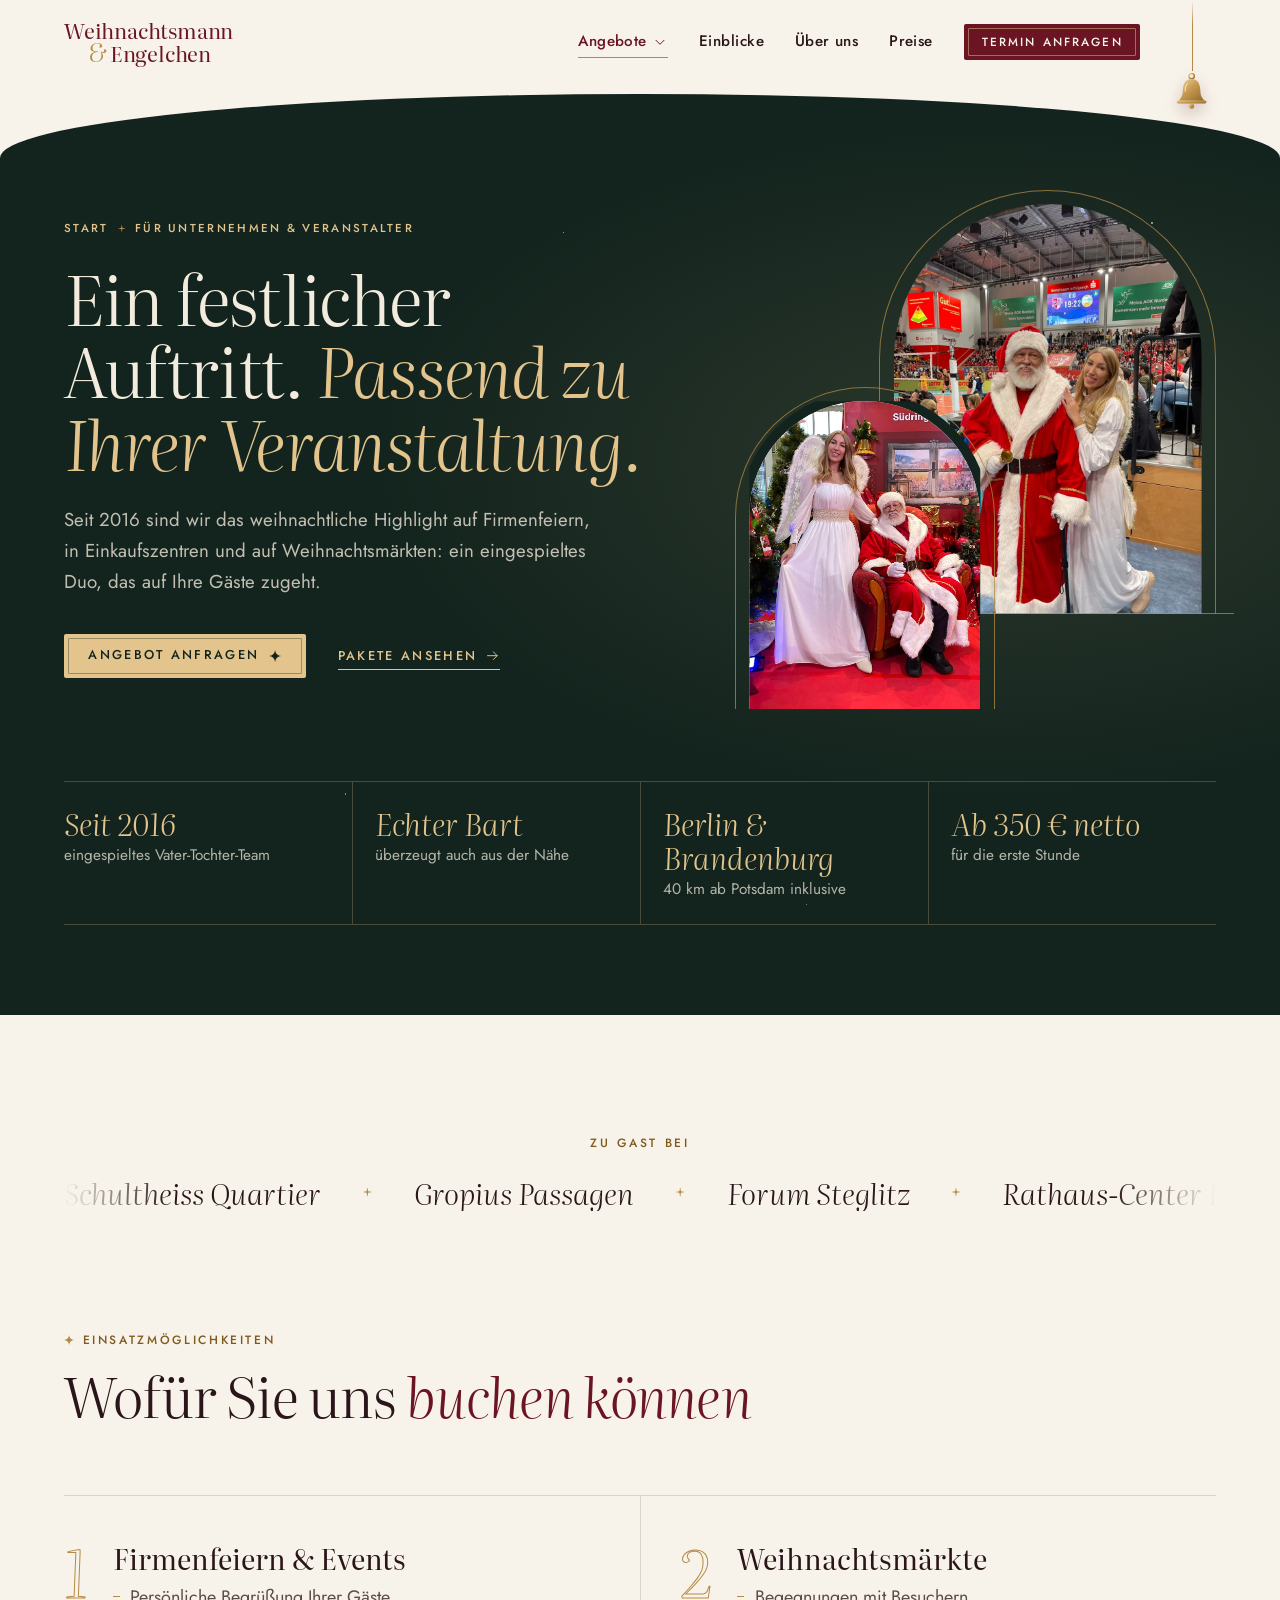
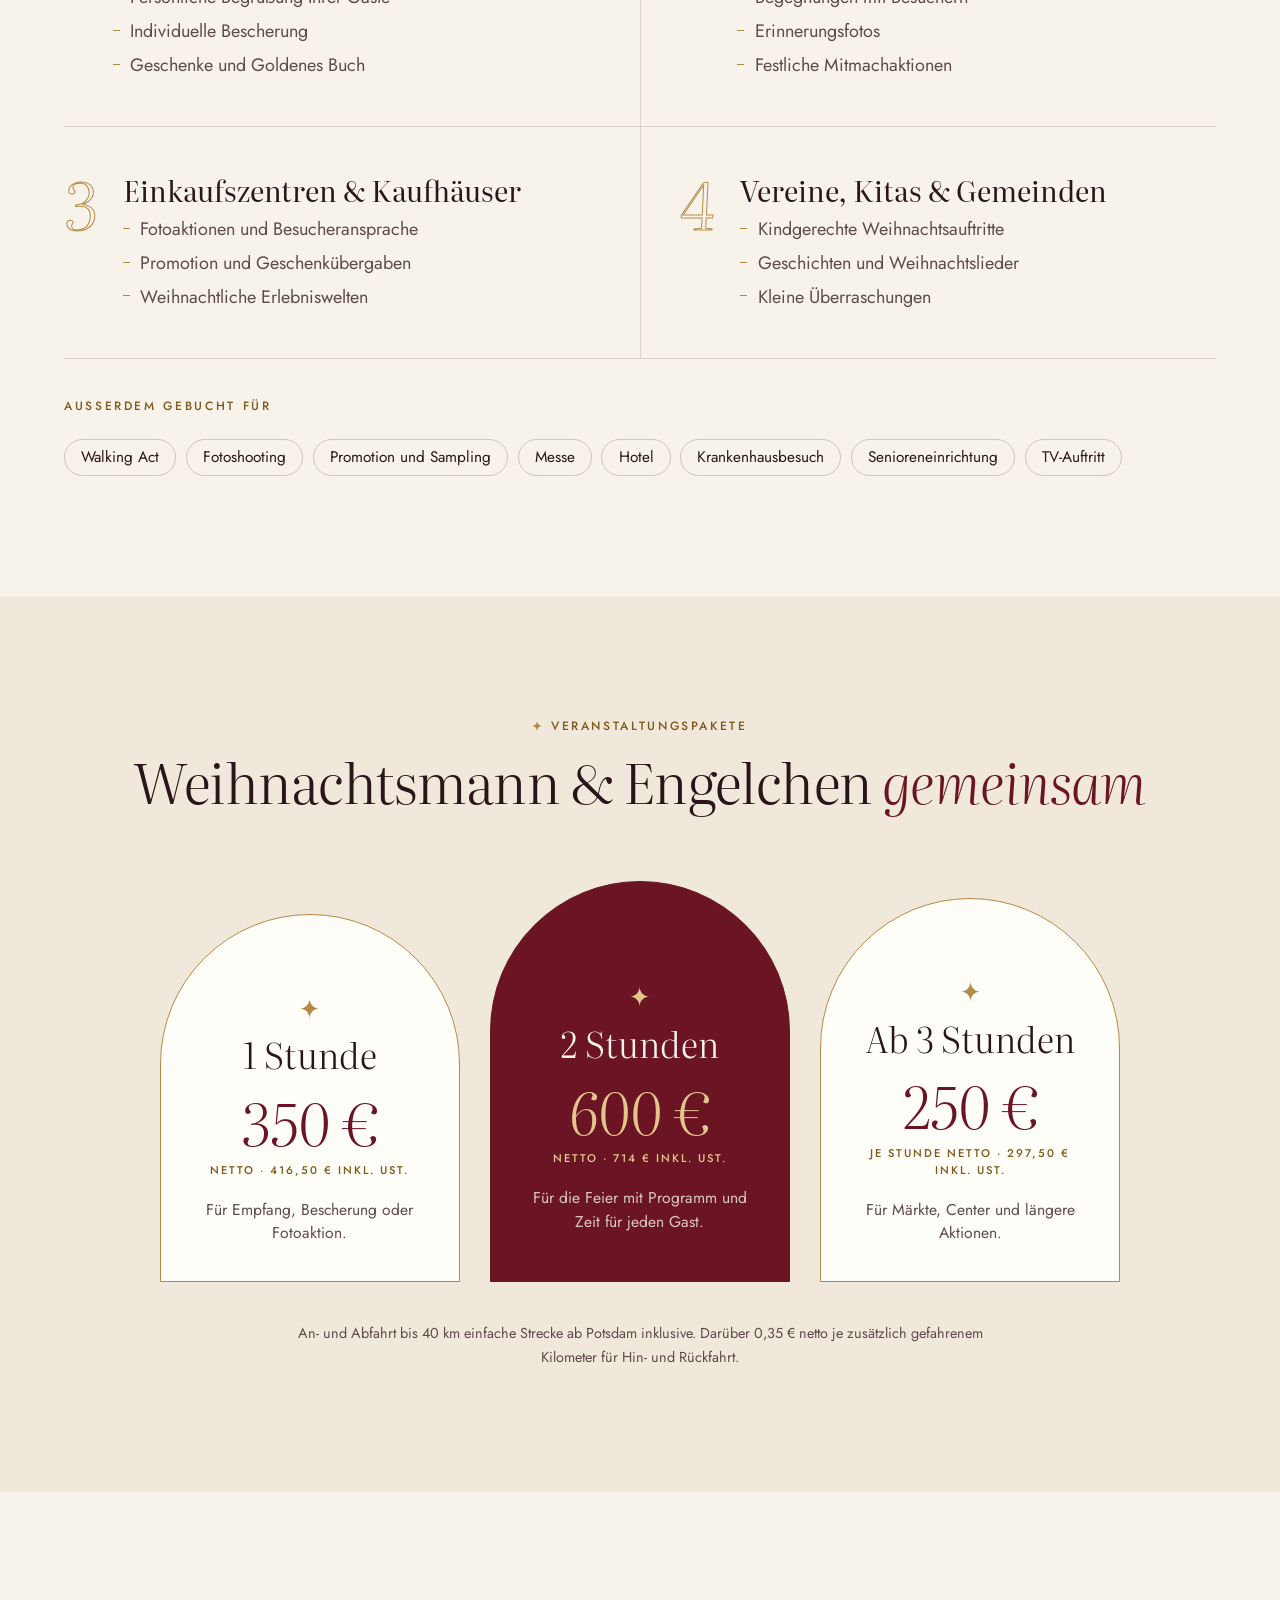
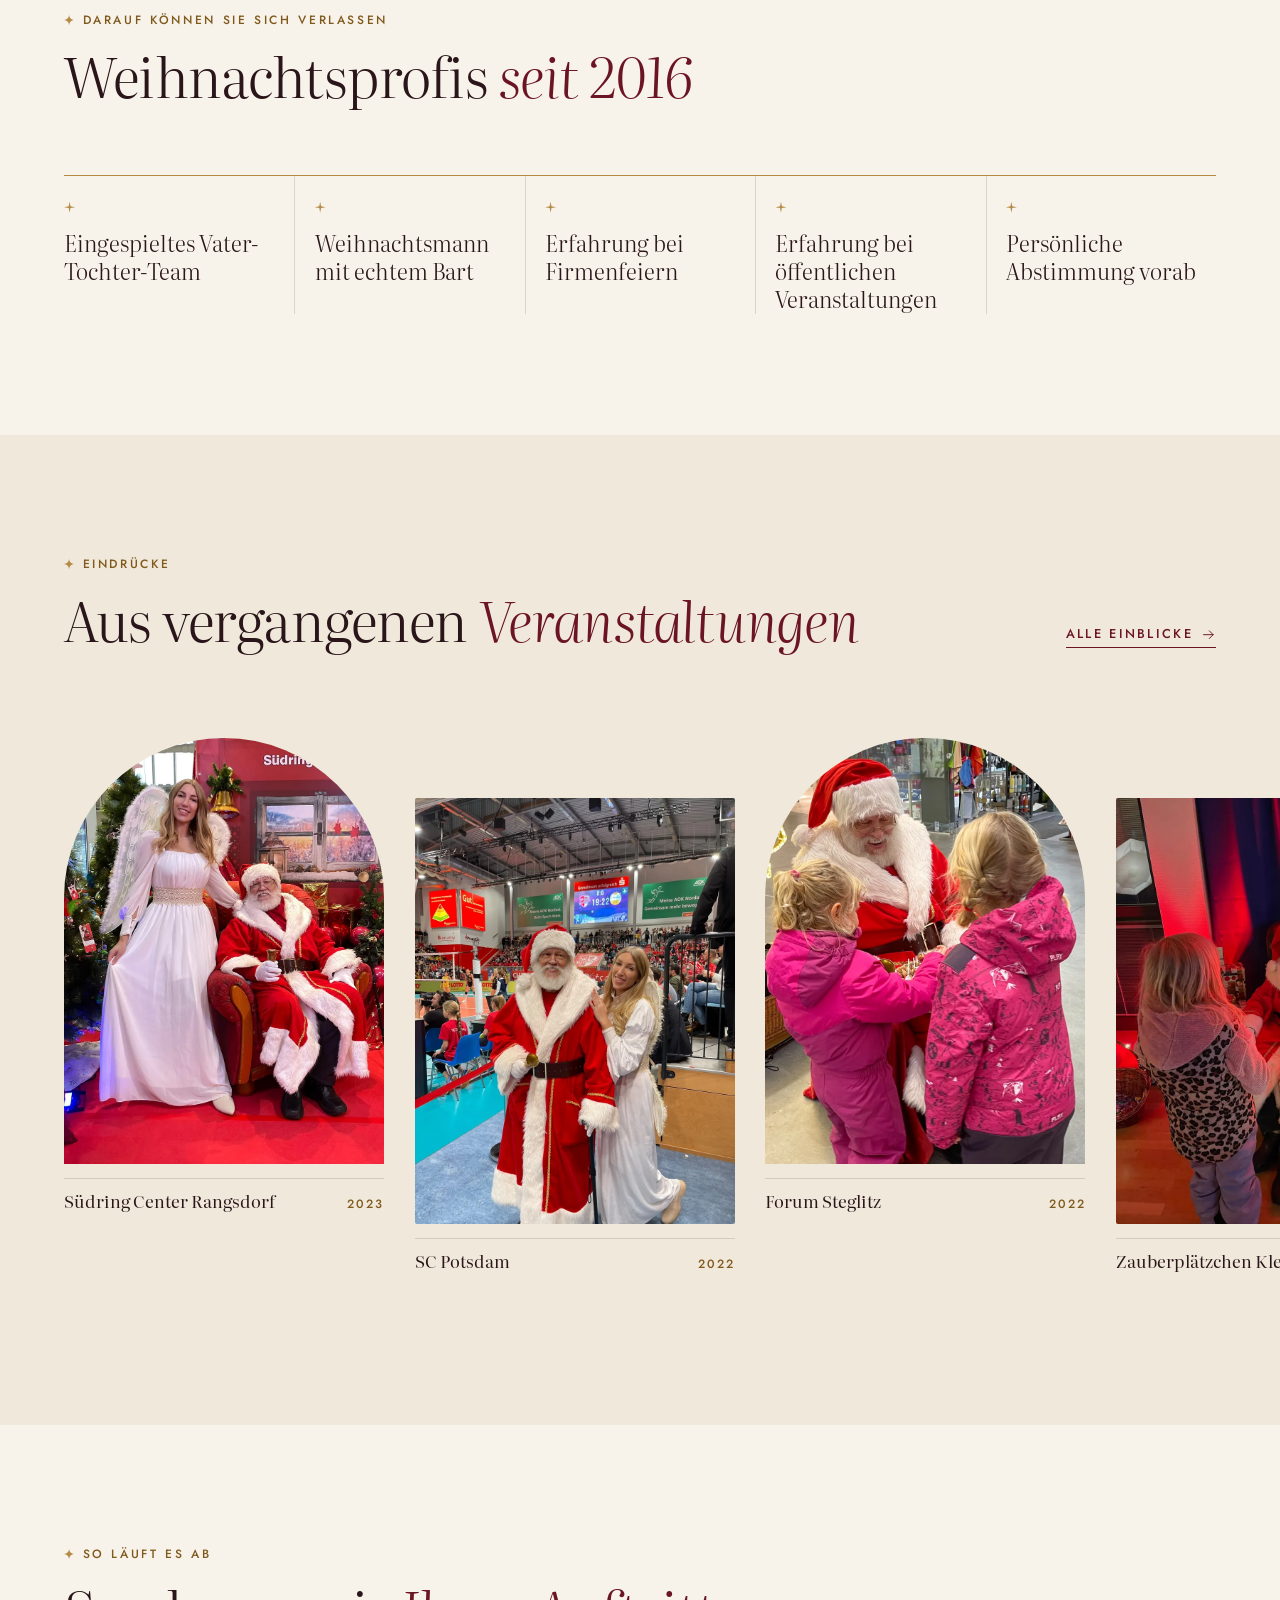
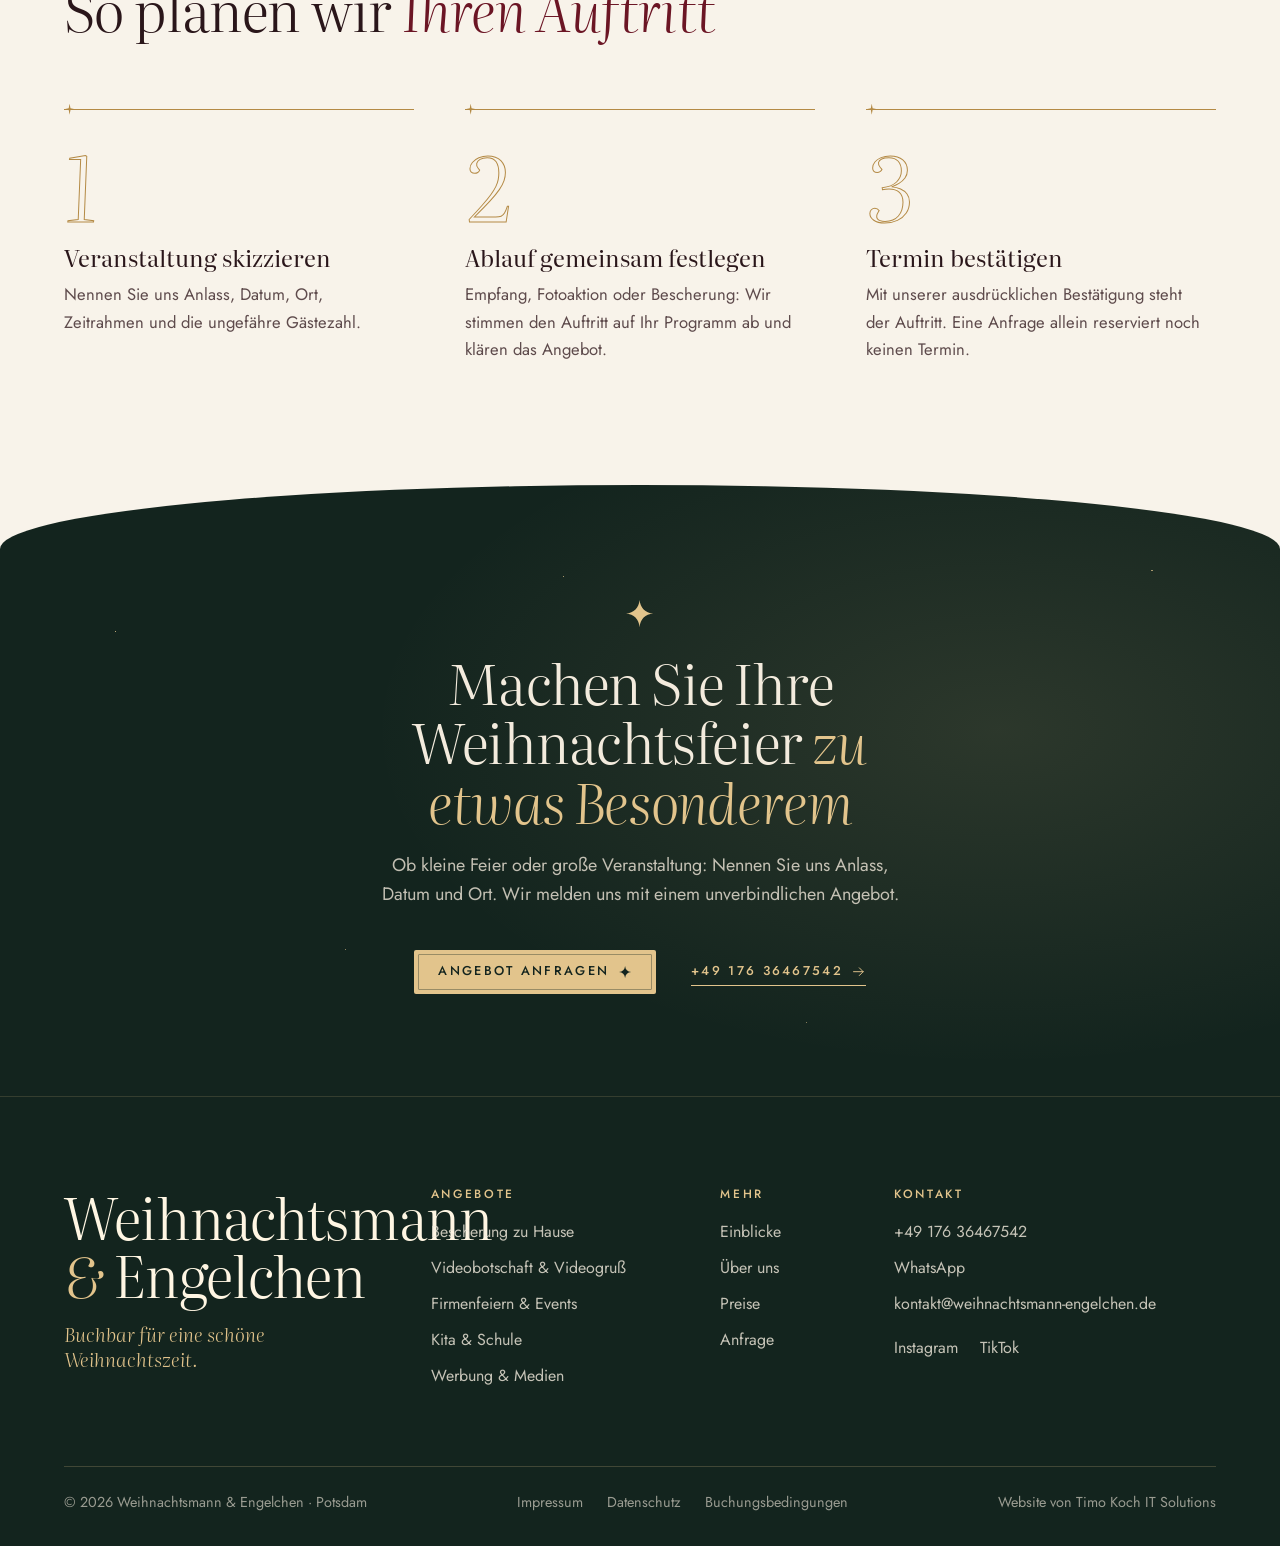
<file: firmen-events/index.html>
<!doctype html>
<html lang="de">
<head>
  <meta charset="utf-8">
  <meta name="viewport" content="width=device-width, initial-scale=1">
  <title>Firmenfeiern &amp; Events | Weihnachtsmann &amp; Engelchen</title>
  <meta name="description" content="Weihnachtsmann mit echtem Bart und Engelchen für Firmenfeiern, Weihnachtsmärkte und Einkaufszentren in Berlin und Brandenburg. Eingespieltes Vater-Tochter-Team seit 2016, Pakete ab einer Stunde.">
  <meta name="theme-color" content="#F8F3EA">

  <meta property="og:type" content="website">
  <meta property="og:locale" content="de_DE">
  <meta property="og:title" content="Firmenfeiern &amp; Events">
  <meta property="og:description" content="Weihnachtsmann mit echtem Bart und Engelchen für Firmenfeiern, Weihnachtsmärkte und Einkaufszentren in Berlin und Brandenburg. Eingespieltes Vater-Tochter-Team seit 2016, Pakete ab einer Stunde.">
  <meta property="og:image" content="../Bilder/hero-weihnachtsmann-engelchen.webp">

  <link rel="icon" href="../favicon.ico" sizes="any">
  <link rel="icon" type="image/png" sizes="32x32" href="../favicon-32x32.png">
  <link rel="icon" type="image/png" sizes="16x16" href="../favicon-16x16.png">
  <link rel="apple-touch-icon" sizes="180x180" href="../apple-touch-icon.png">

  <link rel="preload" href="../fonts/literata-72-light.woff2" as="font" type="font/woff2" crossorigin>
  <link rel="preload" href="../fonts/literata-72-light-italic.woff2" as="font" type="font/woff2" crossorigin>
  <link rel="preload" href="../fonts/jost-variable.woff2" as="font" type="font/woff2" crossorigin>
  <link rel="stylesheet" href="../css/style.css">
  <link rel="stylesheet" href="../css/seiten.css">
  <script>document.documentElement.classList.add('js');</script>
</head>
<body>

<svg class="unsichtbar" aria-hidden="true" focusable="false">
  <symbol id="stern" viewBox="0 0 24 24"><path d="M12 0c.6 7 5 11.4 12 12-7 .6-11.4 5-12 12-.6-7-5-11.4-12-12 7-.6 11.4-5 12-12z"/></symbol>
  <symbol id="pfeil" viewBox="0 0 24 24"><path d="M4 12h15M13 6l6 6-6 6" fill="none" stroke="currentColor" stroke-width="1.5" stroke-linecap="round" stroke-linejoin="round"/></symbol>
  <symbol id="winkel" viewBox="0 0 24 24"><path d="M6 9.5l6 6 6-6" fill="none" stroke="currentColor" stroke-width="1.5" stroke-linecap="round" stroke-linejoin="round"/></symbol>
  <symbol id="sprechblase" viewBox="0 0 24 24"><path d="M12 3.5a8.500 8.500 0 0 0-7.300 12.800L3.500 20.500l4.300-1.100A8.500 8.500 0 1 0 12 3.500z" fill="none" stroke="currentColor" stroke-width="1.5" stroke-linejoin="round"/></symbol>
  <symbol id="brief" viewBox="0 0 24 24"><path d="M3.5 6.500h17v11h-17zM3.500 7l8.500 6.500L20.500 7" fill="none" stroke="currentColor" stroke-width="1.5" stroke-linejoin="round"/></symbol>
  <symbol id="hoerer" viewBox="0 0 24 24"><path d="M6.200 3.800h3.100l1.500 4.200-2 1.500a11 11 0 0 0 5.700 5.700l1.500-2 4.200 1.500v3.100a2 2 0 0 1-2.200 2A16.500 16.500 0 0 1 4.200 6a2 2 0 0 1 2-2.200z" fill="none" stroke="currentColor" stroke-width="1.5" stroke-linejoin="round"/></symbol>
  <symbol id="abspielen" viewBox="0 0 24 24"><path d="M8 5.500v13l11-6.500z"/></symbol>
  <symbol id="kreuz" viewBox="0 0 24 24"><path d="M6 6l12 12M18 6L6 18" fill="none" stroke="currentColor" stroke-width="1.500" stroke-linecap="round"/></symbol>
  <symbol id="haken" viewBox="0 0 24 24"><path d="M5 12.500l4.500 4.500L19 7.500" fill="none" stroke="currentColor" stroke-width="1.600" stroke-linecap="round" stroke-linejoin="round"/></symbol>
</svg>

<a class="sprung" href="#inhalt">Zum Inhalt springen</a>
<canvas class="staub" id="staub" aria-hidden="true"></canvas>

<!-- ============ Kopf ============ -->
<header class="kopf" id="kopf">
  <div class="kopf__innen">
    <a class="marke" href="../" aria-label="Weihnachtsmann &amp; Engelchen, zur Startseite">
      <span class="marke__eins">Weihnachtsmann</span>
      <span class="marke__zwei"><em>&amp;</em>Engelchen</span>
    </a>

    <nav class="nav" id="nav" aria-label="Hauptnavigation">
      <div class="nav__gruppe" id="nav-angebote">
        <button class="nav__link nav__auf" type="button" aria-expanded="false" aria-controls="untermenue" aria-current="true">Angebote<svg aria-hidden="true"><use href="#winkel"/></svg></button>
        <div class="untermenue" id="untermenue">
          <div class="untermenue__spalte">
            <p class="dachzeile">Für Familien</p>
            <a href="../bescherung/"><b>Bescherung zu Hause</b><small>Mit Goldenem Buch, bei euch im Wohnzimmer</small></a>
            <a href="../videos/"><b>Videobotschaft &amp; Videogruß</b><small>Persönlich, auch aus der Ferne</small></a>
          </div>
          <div class="untermenue__spalte">
            <p class="dachzeile">Für Unternehmen &amp; Einrichtungen</p>
            <a href="../firmen-events/"><b>Firmenfeiern &amp; Events</b><small>Feiern, Märkte, Einkaufszentren</small></a>
            <a href="../kita-schule/"><b>Kita &amp; Schule</b><small>Ruhig, kindgerecht, abgestimmt</small></a>
            <a href="../werbung-medien/"><b>Werbung &amp; Medien</b><small>Foto, Film, Fernsehen, Social Media</small></a>
          </div>
        </div>
      </div>
      <a class="nav__link" href="../einblicke/">Einblicke</a>
      <a class="nav__link" href="../ueber-uns/">Über uns</a>
      <a class="nav__link" href="../preise/">Preise</a>
      <a class="knopf knopf--klein" href="../anfrage/"><span>Termin anfragen</span></a>
    </nav>

    <button class="menue" id="menue" type="button" aria-expanded="false" aria-controls="nav">
      <span class="menue__striche" aria-hidden="true"></span>
      <span class="nur-vorlesen">Menü</span>
    </button>

    <button class="glocke" id="glocke" type="button" aria-label="Glocke läuten">
      <span class="glocke__faden" aria-hidden="true"></span>
      <svg class="glocke__bild" viewBox="0 0 64 64" aria-hidden="true">
        <defs>
          <linearGradient id="messing" x1="0" y1="0" x2="1" y2="1">
            <stop offset="0" stop-color="#F1DBA9"/>
            <stop offset=".45" stop-color="#C79A4E"/>
            <stop offset="1" stop-color="#8C672B"/>
          </linearGradient>
        </defs>
        <circle cx="32" cy="10.5" r="4" fill="none" stroke="url(#messing)" stroke-width="2.2"/>
        <circle class="glocke__kloeppel" cx="32" cy="55" r="3.8" fill="url(#messing)"/>
        <path d="M32 15c-10 0-13 9-13 18 0 7-3 11-7 15h40c-4-4-7-8-7-15 0-9-3-18-13-18z" fill="url(#messing)"/>
        <rect x="10" y="46.5" width="44" height="4.5" rx="2.2" fill="url(#messing)"/>
        <path d="M25.5 21.5c-2.2 2.8-3 7-3 11.5" fill="none" stroke="#FFF6DD" stroke-width="1.6" stroke-linecap="round" opacity=".7"/>
      </svg>
      <span class="glocke__tipp" aria-hidden="true">Läuten erlaubt</span>
    </button>
  </div>
</header>

<main id="inhalt">

  <section class="seitenkopf seitenkopf--nacht" aria-labelledby="seitentitel">
    <div class="nacht seitenkopf__flaeche">
      <div class="seitenkopf__innen">
        <div>
          <ol class="pfad" aria-label="Sie sind hier">
            <li><a href="../">Start</a></li>
            <li>Für Unternehmen &amp; Veranstalter</li>
          </ol>
          <h1 class="seitenkopf__titel" id="seitentitel">Ein festlicher Auftritt. <em>Passend zu Ihrer Veranstaltung.</em></h1>
          <p class="seitenkopf__lead">Seit 2016 sind wir das weihnachtliche Highlight auf Firmenfeiern, in Einkaufszentren und auf Weihnachtsmärkten: ein eingespieltes Duo, das auf Ihre Gäste zugeht.</p>
          <div class="seitenkopf__aktionen">
            <a class="knopf knopf--gold" href="../anfrage/?anlass=event"><span>Angebot anfragen</span><svg aria-hidden="true"><use href="#stern"/></svg></a>
            <a class="textlink textlink--hell" href="#pakete">Pakete ansehen<svg aria-hidden="true"><use href="#pfeil"/></svg></a>
          </div>
        </div>
        <div class="duo zeig">
          <div class="fenster">
            <div class="fenster__glas">
              <img src="../Bilder/einblick-sc-potsdam-2022.webp" width="900" height="1200" fetchpriority="high"
                   alt="Weihnachtsmann und Engelchen am Spielfeldrand in der Halle des SC Potsdam">
            </div>
          </div>
          <div class="fenster">
            <div class="fenster__glas">
              <img src="../Bilder/einblick-suedring-center-2023.webp" width="900" height="1261"
                   alt="Weihnachtsmann im Sessel und Engelchen mit Flügeln auf der Bühne im Südring Center">
            </div>
          </div>
        </div>
      </div>

      <ul class="fakten" aria-label="Auf einen Blick">
        <li><b>Seit 2016</b><span>eingespieltes Vater-Tochter-Team</span></li>
        <li><b>Echter Bart</b><span>überzeugt auch aus der Nähe</span></li>
        <li><b>Berlin &amp; Brandenburg</b><span>40 km ab Potsdam inklusive</span></li>
        <li><b>Ab 350 € netto</b><span>für die erste Stunde</span></li>
      </ul>
    </div>
  </section>

  <!-- Referenzen -->
  <section class="abschnitt" style="padding-bottom:0" aria-label="Referenzen">
    <div class="zugast zeig" style="margin-top:0">
      <p class="dachzeile">Zu Gast bei</p>
      <div class="laufband">
        <ul class="laufband__spur">
          <li>Schultheiss Quartier</li><li>Gropius Passagen</li><li>Forum Steglitz</li><li>Rathaus-Center Pankow</li><li>Südring Center</li><li>EDEKA Center No.1</li><li>Thalia</li><li>Lieferando</li><li>Laughing Hearts</li><li>SC Potsdam</li><li>Gemeinde Kleinmachnow</li><li>Potsdamer Neueste Nachrichten</li>
        </ul>
        <ul class="laufband__spur" aria-hidden="true">
          <li>Schultheiss Quartier</li><li>Gropius Passagen</li><li>Forum Steglitz</li><li>Rathaus-Center Pankow</li><li>Südring Center</li><li>EDEKA Center No.1</li><li>Thalia</li><li>Lieferando</li><li>Laughing Hearts</li><li>SC Potsdam</li><li>Gemeinde Kleinmachnow</li><li>Potsdamer Neueste Nachrichten</li>
        </ul>
      </div>
    </div>
  </section>

  <!-- Einsatzarten -->
  <section class="abschnitt" aria-labelledby="einsatz-titel">
    <div class="abschnitt__kopf zeig">
      <p class="dachzeile"><svg aria-hidden="true"><use href="#stern"/></svg>Einsatzmöglichkeiten</p>
      <h2 class="titel" id="einsatz-titel">Wofür Sie uns <em>buchen können</em></h2>
    </div>
    <div class="einsatz">
      <article class="einsatz__feld zeig">
        <span class="einsatz__nr" aria-hidden="true">1</span>
        <h3>Firmenfeiern &amp; Events</h3>
        <ul>
          <li>Persönliche Begrüßung Ihrer Gäste</li>
          <li>Individuelle Bescherung</li>
          <li>Geschenke und Goldenes Buch</li>
        </ul>
      </article>
      <article class="einsatz__feld zeig" style="--warte:.1s">
        <span class="einsatz__nr" aria-hidden="true">2</span>
        <h3>Weihnachtsmärkte</h3>
        <ul>
          <li>Begegnungen mit Besuchern</li>
          <li>Erinnerungsfotos</li>
          <li>Festliche Mitmachaktionen</li>
        </ul>
      </article>
      <article class="einsatz__feld zeig">
        <span class="einsatz__nr" aria-hidden="true">3</span>
        <h3>Einkaufszentren &amp; Kaufhäuser</h3>
        <ul>
          <li>Fotoaktionen und Besucheransprache</li>
          <li>Promotion und Geschenkübergaben</li>
          <li>Weihnachtliche Erlebniswelten</li>
        </ul>
      </article>
      <article class="einsatz__feld zeig" style="--warte:.1s">
        <span class="einsatz__nr" aria-hidden="true">4</span>
        <h3>Vereine, Kitas &amp; Gemeinden</h3>
        <ul>
          <li>Kindgerechte Weihnachtsauftritte</li>
          <li>Geschichten und Weihnachtslieder</li>
          <li>Kleine Überraschungen</li>
        </ul>
      </article>
    </div>
    <div class="zeig" style="max-width:var(--breite);margin:2.5rem auto 0">
      <p class="dachzeile">Außerdem gebucht für</p>
      <ul class="stichworte">
        <li>Walking Act</li><li>Fotoshooting</li><li>Promotion und Sampling</li><li>Messe</li><li>Hotel</li><li>Krankenhausbesuch</li><li>Senioreneinrichtung</li><li>TV-Auftritt</li>
      </ul>
    </div>
  </section>

  <!-- Pakete -->
  <section class="abschnitt abschnitt--leinen" id="pakete" aria-labelledby="pakete-titel">
    <div class="abschnitt__kopf zeig" style="text-align:center;display:grid;justify-items:center">
      <p class="dachzeile"><svg aria-hidden="true"><use href="#stern"/></svg>Veranstaltungspakete</p>
      <h2 class="titel" id="pakete-titel">Weihnachtsmann &amp; Engelchen <em>gemeinsam</em></h2>
    </div>
    <div class="pakete">
      <article class="paket zeig">
        <svg aria-hidden="true"><use href="#stern"/></svg>
        <h3 class="paket__dauer">1 Stunde</h3>
        <p class="paket__preis">350 €</p>
        <p class="paket__netto">netto · 416,50 € inkl. USt.</p>
        <p class="paket__text">Für Empfang, Bescherung oder Fotoaktion.</p>
      </article>
      <article class="paket paket--mitte zeig" style="--warte:.1s">
        <svg aria-hidden="true"><use href="#stern"/></svg>
        <h3 class="paket__dauer">2 Stunden</h3>
        <p class="paket__preis">600 €</p>
        <p class="paket__netto">netto · 714 € inkl. USt.</p>
        <p class="paket__text">Für die Feier mit Programm und Zeit für jeden Gast.</p>
      </article>
      <article class="paket zeig" style="--warte:.2s">
        <svg aria-hidden="true"><use href="#stern"/></svg>
        <h3 class="paket__dauer">Ab 3 Stunden</h3>
        <p class="paket__preis">250 €</p>
        <p class="paket__netto">je Stunde netto · 297,50 € inkl. USt.</p>
        <p class="paket__text">Für Märkte, Center und längere Aktionen.</p>
      </article>
    </div>
    <p class="fussnote zeig" style="text-align:center;max-width:44rem">An- und Abfahrt bis 40 km einfache Strecke ab Potsdam inklusive. Darüber 0,35 € netto je zusätzlich gefahrenem Kilometer für Hin- und Rückfahrt.</p>
  </section>

  <!-- Gründe -->
  <section class="abschnitt" aria-labelledby="gruende-titel">
    <div class="abschnitt__kopf zeig">
      <p class="dachzeile"><svg aria-hidden="true"><use href="#stern"/></svg>Darauf können Sie sich verlassen</p>
      <h2 class="titel" id="gruende-titel">Weihnachtsprofis <em>seit 2016</em></h2>
    </div>
    <ul class="gruende zeig">
      <li>Eingespieltes Vater-Tochter-Team</li>
      <li>Weihnachtsmann mit echtem Bart</li>
      <li>Erfahrung bei Firmenfeiern</li>
      <li>Erfahrung bei öffentlichen Veranstaltungen</li>
      <li>Persönliche Abstimmung vorab</li>
    </ul>
  </section>

  <!-- Eindrücke -->
  <section class="abschnitt einblicke" aria-labelledby="eindruecke-titel">
    <div class="abschnitt__kopf abschnitt__kopf--reihe zeig">
      <div>
        <p class="dachzeile"><svg aria-hidden="true"><use href="#stern"/></svg>Eindrücke</p>
        <h2 class="titel" id="eindruecke-titel">Aus vergangenen <em>Veranstaltungen</em></h2>
      </div>
      <a class="textlink" href="../einblicke/">Alle Einblicke<svg aria-hidden="true"><use href="#pfeil"/></svg></a>
    </div>
    <div class="film" id="film" tabindex="0" role="region" aria-label="Fotos von Veranstaltungen, seitlich scrollbar">
      <figure class="film__bild">
        <img src="../Bilder/einblick-suedring-center-2023.webp" width="900" height="1261" loading="lazy" alt="Weihnachtsmann im Sessel und Engelchen mit Flügeln auf der Bühne im Südring Center">
        <figcaption><b>Südring Center Rangsdorf</b><span>2023</span></figcaption>
      </figure>
      <figure class="film__bild film__bild--tief">
        <img src="../Bilder/einblick-sc-potsdam-2022.webp" width="900" height="1200" loading="lazy" alt="Weihnachtsmann und Engelchen am Spielfeldrand in der Halle des SC Potsdam">
        <figcaption><b>SC Potsdam</b><span>2022</span></figcaption>
      </figure>
      <figure class="film__bild">
        <img src="../Bilder/einblick-forum-steglitz-2022.webp" width="900" height="1200" loading="lazy" alt="Engelchen mit Heiligenschein neben dem Weihnachtsmann im Ledersessel vor einem geschmückten Baum">
        <figcaption><b>Forum Steglitz</b><span>2022</span></figcaption>
      </figure>
      <figure class="film__bild film__bild--tief">
        <img src="../Bilder/einblick-kleinmachnow-2025.webp" width="900" height="1200" loading="lazy" alt="Ein Kind steht vor dem Weihnachtsmann, der in einem Sessel sitzt">
        <figcaption><b>Zauberplätzchen Kleinmachnow</b><span>2025</span></figcaption>
      </figure>
      <figure class="film__bild">
        <img src="../Bilder/einblick-kitabesuch-2024.webp" width="900" height="1200" loading="lazy" alt="Kinder sitzen im Halbkreis vor dem Weihnachtsmann und dem Engelchen">
        <figcaption><b>Kitabesuch</b><span>2024</span></figcaption>
      </figure>
    </div>
  </section>

  <!-- Ablauf -->
  <section class="abschnitt" aria-labelledby="ablauf-titel">
    <div class="abschnitt__kopf zeig">
      <p class="dachzeile"><svg aria-hidden="true"><use href="#stern"/></svg>So läuft es ab</p>
      <h2 class="titel" id="ablauf-titel">So planen wir <em>Ihren Auftritt</em></h2>
    </div>
    <ol class="schritte">
      <li class="schritt zeig">
        <span class="schritt__nr" aria-hidden="true">1</span>
        <h3>Veranstaltung skizzieren</h3>
        <p>Nennen Sie uns Anlass, Datum, Ort, Zeitrahmen und die ungefähre Gästezahl.</p>
      </li>
      <li class="schritt zeig">
        <span class="schritt__nr" aria-hidden="true">2</span>
        <h3>Ablauf gemeinsam festlegen</h3>
        <p>Empfang, Fotoaktion oder Bescherung: Wir stimmen den Auftritt auf Ihr Programm ab und klären das Angebot.</p>
      </li>
      <li class="schritt zeig">
        <span class="schritt__nr" aria-hidden="true">3</span>
        <h3>Termin bestätigen</h3>
        <p>Mit unserer ausdrücklichen Bestätigung steht der Auftritt. Eine Anfrage allein reserviert noch keinen Termin.</p>
      </li>
    </ol>
  </section>

  <!-- Abschluss -->
  <section class="abschluss" aria-labelledby="abschluss-titel">
    <div class="nacht abschluss__flaeche">
      <div class="abschluss__innen zeig">
        <svg class="abschluss__stern" aria-hidden="true"><use href="#stern"/></svg>
        <h2 class="titel" id="abschluss-titel">Machen Sie Ihre Weihnachtsfeier <em>zu etwas Besonderem</em></h2>
        <p>Ob kleine Feier oder große Veranstaltung: Nennen Sie uns Anlass, Datum und Ort. Wir melden uns mit einem unverbindlichen Angebot.</p>
        <div class="abschluss__aktionen">
          <a class="knopf knopf--gold" href="../anfrage/?anlass=event"><span>Angebot anfragen</span><svg aria-hidden="true"><use href="#stern"/></svg></a>
          <a class="textlink textlink--hell" href="tel:+4917636467542">+49 176 36467542<svg aria-hidden="true"><use href="#pfeil"/></svg></a>
        </div>
      </div>
    </div>
  </section>
</main>

<!-- ============ Fuß ============ -->
<footer class="fuss">
  <div class="fuss__innen">
    <div class="fuss__marke">
      <p class="fuss__name">Weihnachtsmann <em>&amp;</em> Engelchen</p>
      <p class="fuss__spruch">Buchbar für eine schöne Weihnachtszeit.</p>
    </div>

    <nav class="fuss__spalte" aria-label="Angebote">
      <p class="dachzeile">Angebote</p>
      <a href="../bescherung/">Bescherung zu Hause</a>
      <a href="../videos/">Videobotschaft &amp; Videogruß</a>
      <a href="../firmen-events/">Firmenfeiern &amp; Events</a>
      <a href="../kita-schule/">Kita &amp; Schule</a>
      <a href="../werbung-medien/">Werbung &amp; Medien</a>
    </nav>

    <nav class="fuss__spalte" aria-label="Weitere Seiten">
      <p class="dachzeile">Mehr</p>
      <a href="../einblicke/">Einblicke</a>
      <a href="../ueber-uns/">Über uns</a>
      <a href="../preise/">Preise</a>
      <a href="../anfrage/">Anfrage</a>
    </nav>

    <div class="fuss__spalte">
      <p class="dachzeile">Kontakt</p>
      <a href="tel:+4917636467542">+49 176 36467542</a>
      <a href="https://wa.me/4917636467542" target="_blank" rel="noopener">WhatsApp</a>
      <a href="mailto:kontakt@weihnachtsmann-engelchen.de">kontakt@weihnachtsmann-engelchen.de</a>
      <span class="fuss__sozial"><a href="https://www.instagram.com/weihnachtsmann_und_engelchen/" target="_blank" rel="noopener">Instagram</a><a href="https://www.tiktok.com/@weihnachtsmann_und_engel" target="_blank" rel="noopener">TikTok</a></span>
    </div>
  </div>

  <div class="fuss__unten">
    <p>© <span data-jahr>2026</span> Weihnachtsmann &amp; Engelchen · Potsdam</p>
    <p class="fuss__recht">
      <a href="../impressum/">Impressum</a>
      <a href="../datenschutz/">Datenschutz</a>
      <a href="../buchungsbedingungen/">Buchungsbedingungen</a>
    </p>
    <p class="fuss__dank">Website von <a href="https://timokochitsolutions.de" target="_blank" rel="noopener">Timo Koch IT Solutions</a></p>
  </div>
</footer>

<a class="wa" id="wa" href="https://wa.me/4917636467542" target="_blank" rel="noopener" aria-label="Per WhatsApp schreiben">
  <svg aria-hidden="true"><use href="#sprechblase"/></svg><span>WhatsApp</span>
</a>

<script src="../js/main.js" defer></script>
<script src="../js/seiten.js" defer></script>
</body>
</html>
</file>
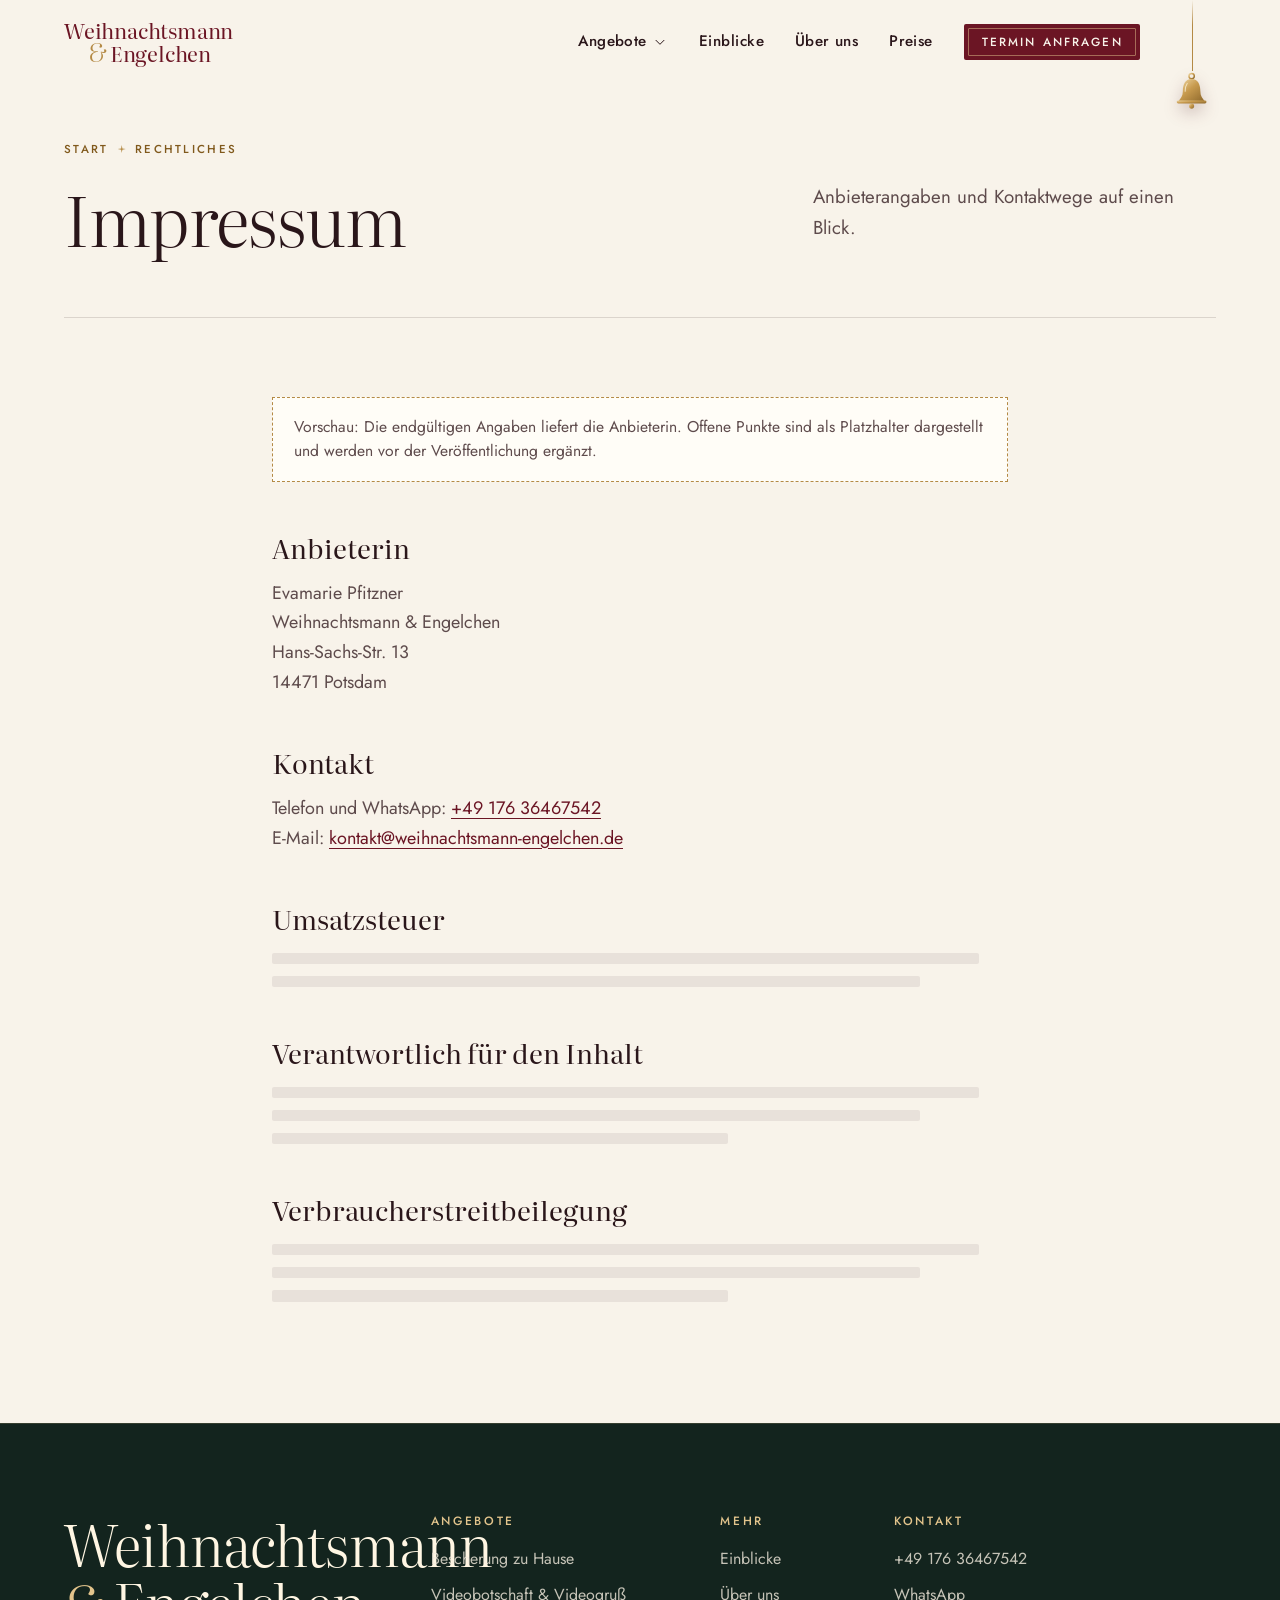
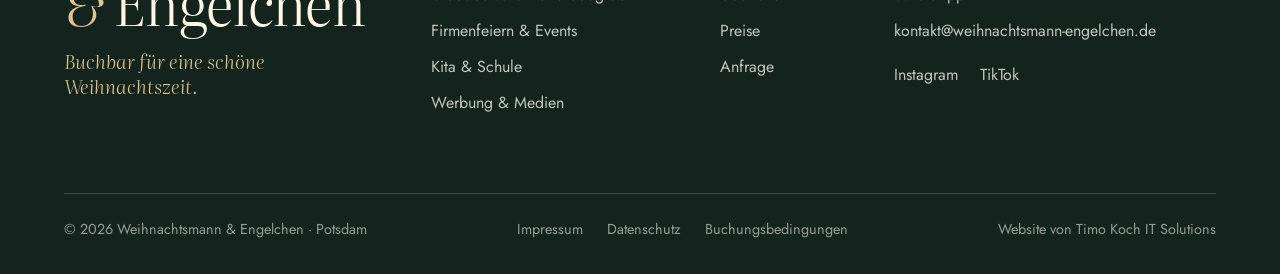
<file: impressum/index.html>
<!doctype html>
<html lang="de">
<head>
  <meta charset="utf-8">
  <meta name="viewport" content="width=device-width, initial-scale=1">
  <title>Impressum | Weihnachtsmann &amp; Engelchen</title>
  <meta name="description" content="Impressum und Anbieterangaben von Weihnachtsmann und Engelchen.">
  <meta name="robots" content="noindex">
  <meta name="theme-color" content="#F8F3EA">

  <meta property="og:type" content="website">
  <meta property="og:locale" content="de_DE">
  <meta property="og:title" content="Impressum">
  <meta property="og:description" content="Impressum und Anbieterangaben von Weihnachtsmann und Engelchen.">
  <meta property="og:image" content="../Bilder/hero-weihnachtsmann-engelchen.webp">

  <link rel="icon" href="../favicon.ico" sizes="any">
  <link rel="icon" type="image/png" sizes="32x32" href="../favicon-32x32.png">
  <link rel="icon" type="image/png" sizes="16x16" href="../favicon-16x16.png">
  <link rel="apple-touch-icon" sizes="180x180" href="../apple-touch-icon.png">

  <link rel="preload" href="../fonts/literata-72-light.woff2" as="font" type="font/woff2" crossorigin>
  <link rel="preload" href="../fonts/literata-72-light-italic.woff2" as="font" type="font/woff2" crossorigin>
  <link rel="preload" href="../fonts/jost-variable.woff2" as="font" type="font/woff2" crossorigin>
  <link rel="stylesheet" href="../css/style.css">
  <link rel="stylesheet" href="../css/seiten.css">
  <script>document.documentElement.classList.add('js');</script>
</head>
<body>

<svg class="unsichtbar" aria-hidden="true" focusable="false">
  <symbol id="stern" viewBox="0 0 24 24"><path d="M12 0c.6 7 5 11.4 12 12-7 .6-11.4 5-12 12-.6-7-5-11.4-12-12 7-.6 11.4-5 12-12z"/></symbol>
  <symbol id="pfeil" viewBox="0 0 24 24"><path d="M4 12h15M13 6l6 6-6 6" fill="none" stroke="currentColor" stroke-width="1.5" stroke-linecap="round" stroke-linejoin="round"/></symbol>
  <symbol id="winkel" viewBox="0 0 24 24"><path d="M6 9.5l6 6 6-6" fill="none" stroke="currentColor" stroke-width="1.5" stroke-linecap="round" stroke-linejoin="round"/></symbol>
  <symbol id="sprechblase" viewBox="0 0 24 24"><path d="M12 3.5a8.500 8.500 0 0 0-7.300 12.800L3.500 20.500l4.300-1.100A8.500 8.500 0 1 0 12 3.500z" fill="none" stroke="currentColor" stroke-width="1.5" stroke-linejoin="round"/></symbol>
  <symbol id="brief" viewBox="0 0 24 24"><path d="M3.5 6.500h17v11h-17zM3.500 7l8.500 6.500L20.500 7" fill="none" stroke="currentColor" stroke-width="1.5" stroke-linejoin="round"/></symbol>
  <symbol id="hoerer" viewBox="0 0 24 24"><path d="M6.200 3.800h3.100l1.500 4.200-2 1.500a11 11 0 0 0 5.700 5.700l1.500-2 4.200 1.500v3.100a2 2 0 0 1-2.200 2A16.500 16.500 0 0 1 4.200 6a2 2 0 0 1 2-2.200z" fill="none" stroke="currentColor" stroke-width="1.5" stroke-linejoin="round"/></symbol>
  <symbol id="abspielen" viewBox="0 0 24 24"><path d="M8 5.500v13l11-6.500z"/></symbol>
  <symbol id="kreuz" viewBox="0 0 24 24"><path d="M6 6l12 12M18 6L6 18" fill="none" stroke="currentColor" stroke-width="1.500" stroke-linecap="round"/></symbol>
  <symbol id="haken" viewBox="0 0 24 24"><path d="M5 12.500l4.500 4.500L19 7.500" fill="none" stroke="currentColor" stroke-width="1.600" stroke-linecap="round" stroke-linejoin="round"/></symbol>
</svg>

<a class="sprung" href="#inhalt">Zum Inhalt springen</a>
<canvas class="staub" id="staub" aria-hidden="true"></canvas>

<!-- ============ Kopf ============ -->
<header class="kopf" id="kopf">
  <div class="kopf__innen">
    <a class="marke" href="../" aria-label="Weihnachtsmann &amp; Engelchen, zur Startseite">
      <span class="marke__eins">Weihnachtsmann</span>
      <span class="marke__zwei"><em>&amp;</em>Engelchen</span>
    </a>

    <nav class="nav" id="nav" aria-label="Hauptnavigation">
      <div class="nav__gruppe" id="nav-angebote">
        <button class="nav__link nav__auf" type="button" aria-expanded="false" aria-controls="untermenue">Angebote<svg aria-hidden="true"><use href="#winkel"/></svg></button>
        <div class="untermenue" id="untermenue">
          <div class="untermenue__spalte">
            <p class="dachzeile">Für Familien</p>
            <a href="../bescherung/"><b>Bescherung zu Hause</b><small>Mit Goldenem Buch, bei euch im Wohnzimmer</small></a>
            <a href="../videos/"><b>Videobotschaft &amp; Videogruß</b><small>Persönlich, auch aus der Ferne</small></a>
          </div>
          <div class="untermenue__spalte">
            <p class="dachzeile">Für Unternehmen &amp; Einrichtungen</p>
            <a href="../firmen-events/"><b>Firmenfeiern &amp; Events</b><small>Feiern, Märkte, Einkaufszentren</small></a>
            <a href="../kita-schule/"><b>Kita &amp; Schule</b><small>Ruhig, kindgerecht, abgestimmt</small></a>
            <a href="../werbung-medien/"><b>Werbung &amp; Medien</b><small>Foto, Film, Fernsehen, Social Media</small></a>
          </div>
        </div>
      </div>
      <a class="nav__link" href="../einblicke/">Einblicke</a>
      <a class="nav__link" href="../ueber-uns/">Über uns</a>
      <a class="nav__link" href="../preise/">Preise</a>
      <a class="knopf knopf--klein" href="../anfrage/"><span>Termin anfragen</span></a>
    </nav>

    <button class="menue" id="menue" type="button" aria-expanded="false" aria-controls="nav">
      <span class="menue__striche" aria-hidden="true"></span>
      <span class="nur-vorlesen">Menü</span>
    </button>

    <button class="glocke" id="glocke" type="button" aria-label="Glocke läuten">
      <span class="glocke__faden" aria-hidden="true"></span>
      <svg class="glocke__bild" viewBox="0 0 64 64" aria-hidden="true">
        <defs>
          <linearGradient id="messing" x1="0" y1="0" x2="1" y2="1">
            <stop offset="0" stop-color="#F1DBA9"/>
            <stop offset=".45" stop-color="#C79A4E"/>
            <stop offset="1" stop-color="#8C672B"/>
          </linearGradient>
        </defs>
        <circle cx="32" cy="10.5" r="4" fill="none" stroke="url(#messing)" stroke-width="2.2"/>
        <circle class="glocke__kloeppel" cx="32" cy="55" r="3.8" fill="url(#messing)"/>
        <path d="M32 15c-10 0-13 9-13 18 0 7-3 11-7 15h40c-4-4-7-8-7-15 0-9-3-18-13-18z" fill="url(#messing)"/>
        <rect x="10" y="46.5" width="44" height="4.5" rx="2.2" fill="url(#messing)"/>
        <path d="M25.5 21.5c-2.2 2.8-3 7-3 11.5" fill="none" stroke="#FFF6DD" stroke-width="1.6" stroke-linecap="round" opacity=".7"/>
      </svg>
      <span class="glocke__tipp" aria-hidden="true">Läuten erlaubt</span>
    </button>
  </div>
</header>

<main id="inhalt">

  <section class="seitenkopf seitenkopf--text" aria-labelledby="seitentitel">
    <div class="seitenkopf__innen">
      <div>
        <ol class="pfad" aria-label="Ihr seid hier">
          <li><a href="../">Start</a></li>
          <li>Rechtliches</li>
        </ol>
        <h1 class="seitenkopf__titel" id="seitentitel">Impressum</h1>
      </div>
      <p class="seitenkopf__lead">Anbieterangaben und Kontaktwege auf einen Blick.</p>
    </div>
  </section>

  <section class="abschnitt" style="padding-top:clamp(2.5rem,5vw,4rem)">
    <div class="recht">
      <p class="hinweis">Vorschau: Die endgültigen Angaben liefert die Anbieterin. Offene Punkte sind als Platzhalter dargestellt und werden vor der Veröffentlichung ergänzt.</p>

      <h2>Anbieterin</h2>
      <address>
        Evamarie Pfitzner<br>
        Weihnachtsmann &amp; Engelchen<br>
        Hans-Sachs-Str. 13<br>
        14471 Potsdam
      </address>

      <h2>Kontakt</h2>
      <p>Telefon und WhatsApp: <a href="tel:+4917636467542">+49 176 36467542</a><br>
      E-Mail: <a href="mailto:kontakt@weihnachtsmann-engelchen.de">kontakt@weihnachtsmann-engelchen.de</a></p>

      <h2>Umsatzsteuer</h2>
      <div class="zeilen" aria-label="Angabe folgt"><i></i><i></i></div>

      <h2>Verantwortlich für den Inhalt</h2>
      <div class="zeilen" aria-label="Angabe folgt"><i></i><i></i><i></i></div>

      <h2>Verbraucherstreitbeilegung</h2>
      <div class="zeilen" aria-label="Angabe folgt"><i></i><i></i><i></i></div>
    </div>
  </section>
</main>

<!-- ============ Fuß ============ -->
<footer class="fuss">
  <div class="fuss__innen">
    <div class="fuss__marke">
      <p class="fuss__name">Weihnachtsmann <em>&amp;</em> Engelchen</p>
      <p class="fuss__spruch">Buchbar für eine schöne Weihnachtszeit.</p>
    </div>

    <nav class="fuss__spalte" aria-label="Angebote">
      <p class="dachzeile">Angebote</p>
      <a href="../bescherung/">Bescherung zu Hause</a>
      <a href="../videos/">Videobotschaft &amp; Videogruß</a>
      <a href="../firmen-events/">Firmenfeiern &amp; Events</a>
      <a href="../kita-schule/">Kita &amp; Schule</a>
      <a href="../werbung-medien/">Werbung &amp; Medien</a>
    </nav>

    <nav class="fuss__spalte" aria-label="Weitere Seiten">
      <p class="dachzeile">Mehr</p>
      <a href="../einblicke/">Einblicke</a>
      <a href="../ueber-uns/">Über uns</a>
      <a href="../preise/">Preise</a>
      <a href="../anfrage/">Anfrage</a>
    </nav>

    <div class="fuss__spalte">
      <p class="dachzeile">Kontakt</p>
      <a href="tel:+4917636467542">+49 176 36467542</a>
      <a href="https://wa.me/4917636467542" target="_blank" rel="noopener">WhatsApp</a>
      <a href="mailto:kontakt@weihnachtsmann-engelchen.de">kontakt@weihnachtsmann-engelchen.de</a>
      <span class="fuss__sozial"><a href="https://www.instagram.com/weihnachtsmann_und_engelchen/" target="_blank" rel="noopener">Instagram</a><a href="https://www.tiktok.com/@weihnachtsmann_und_engel" target="_blank" rel="noopener">TikTok</a></span>
    </div>
  </div>

  <div class="fuss__unten">
    <p>© <span data-jahr>2026</span> Weihnachtsmann &amp; Engelchen · Potsdam</p>
    <p class="fuss__recht">
      <a href="../impressum/">Impressum</a>
      <a href="../datenschutz/">Datenschutz</a>
      <a href="../buchungsbedingungen/">Buchungsbedingungen</a>
    </p>
    <p class="fuss__dank">Website von <a href="https://timokochitsolutions.de" target="_blank" rel="noopener">Timo Koch IT Solutions</a></p>
  </div>
</footer>

<a class="wa" id="wa" href="https://wa.me/4917636467542" target="_blank" rel="noopener" aria-label="Per WhatsApp schreiben">
  <svg aria-hidden="true"><use href="#sprechblase"/></svg><span>WhatsApp</span>
</a>

<script src="../js/main.js" defer></script>
<script src="../js/seiten.js" defer></script>
</body>
</html>
</file>
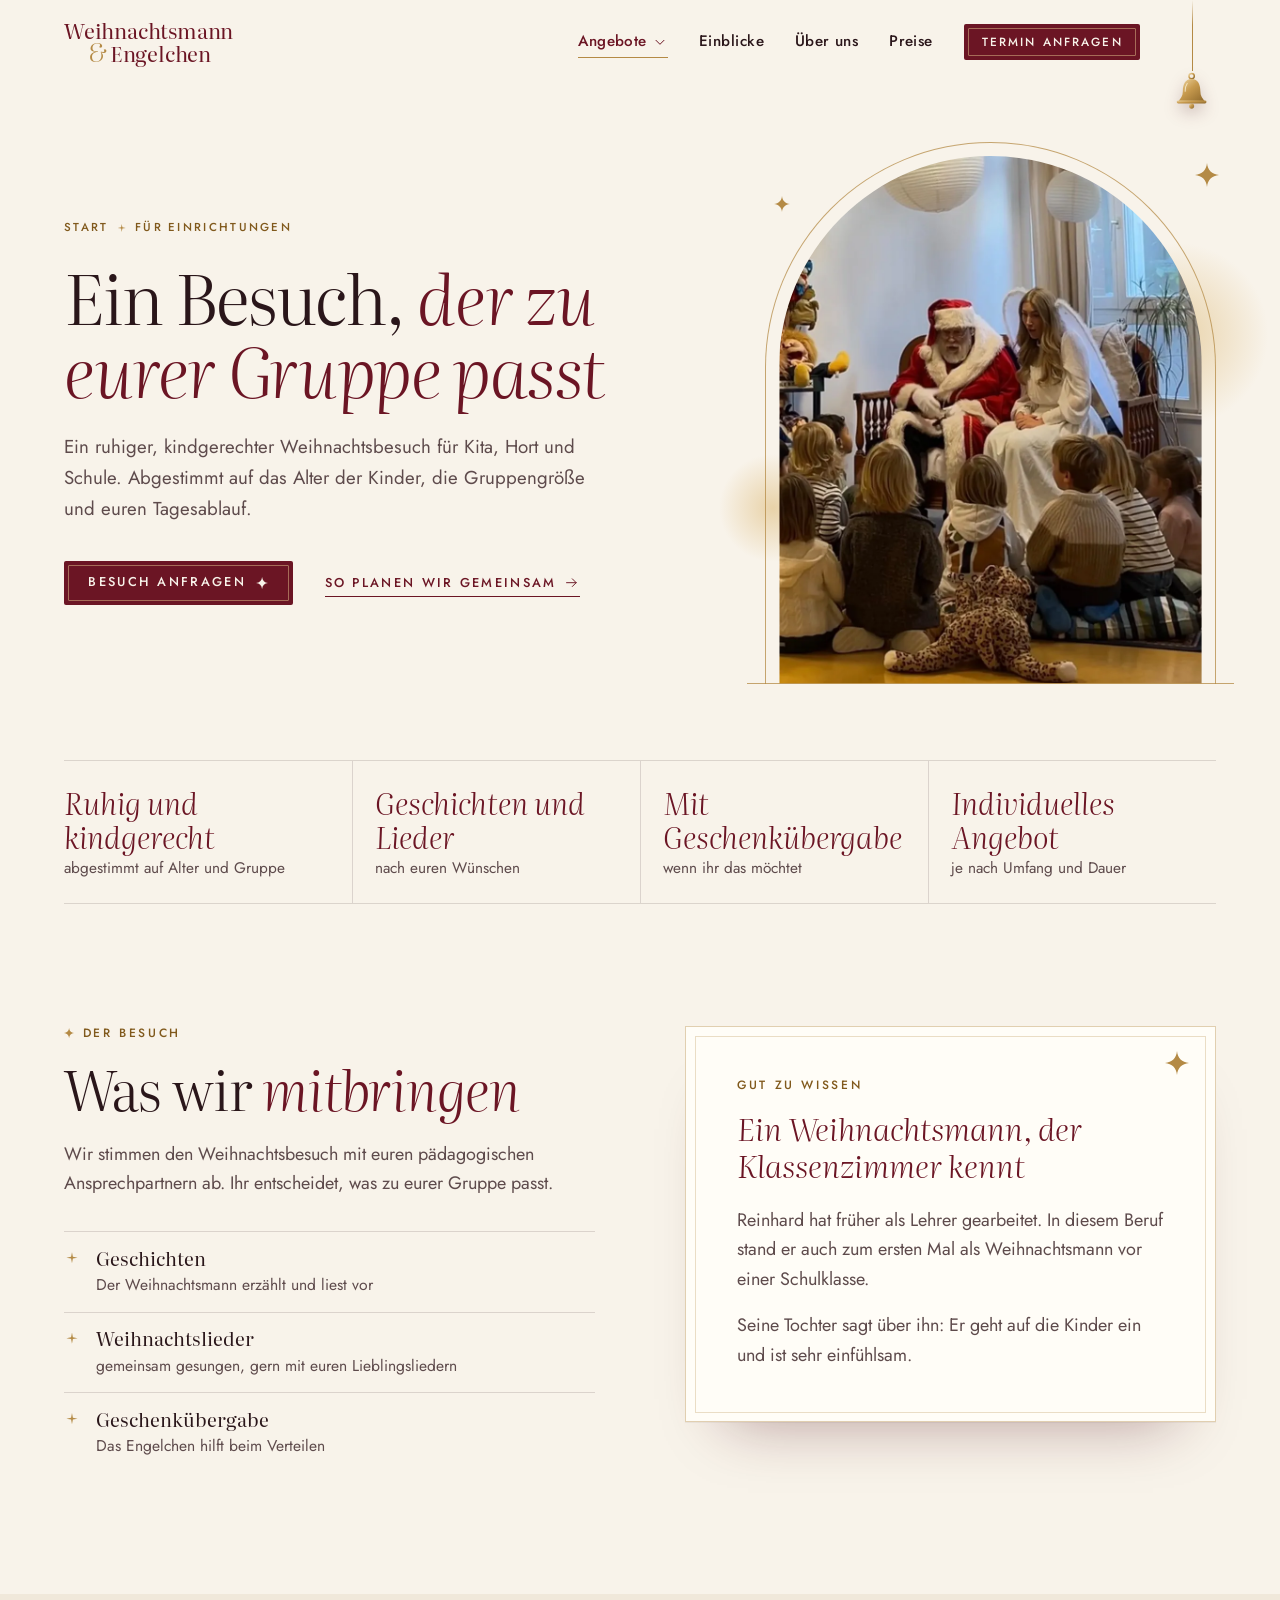
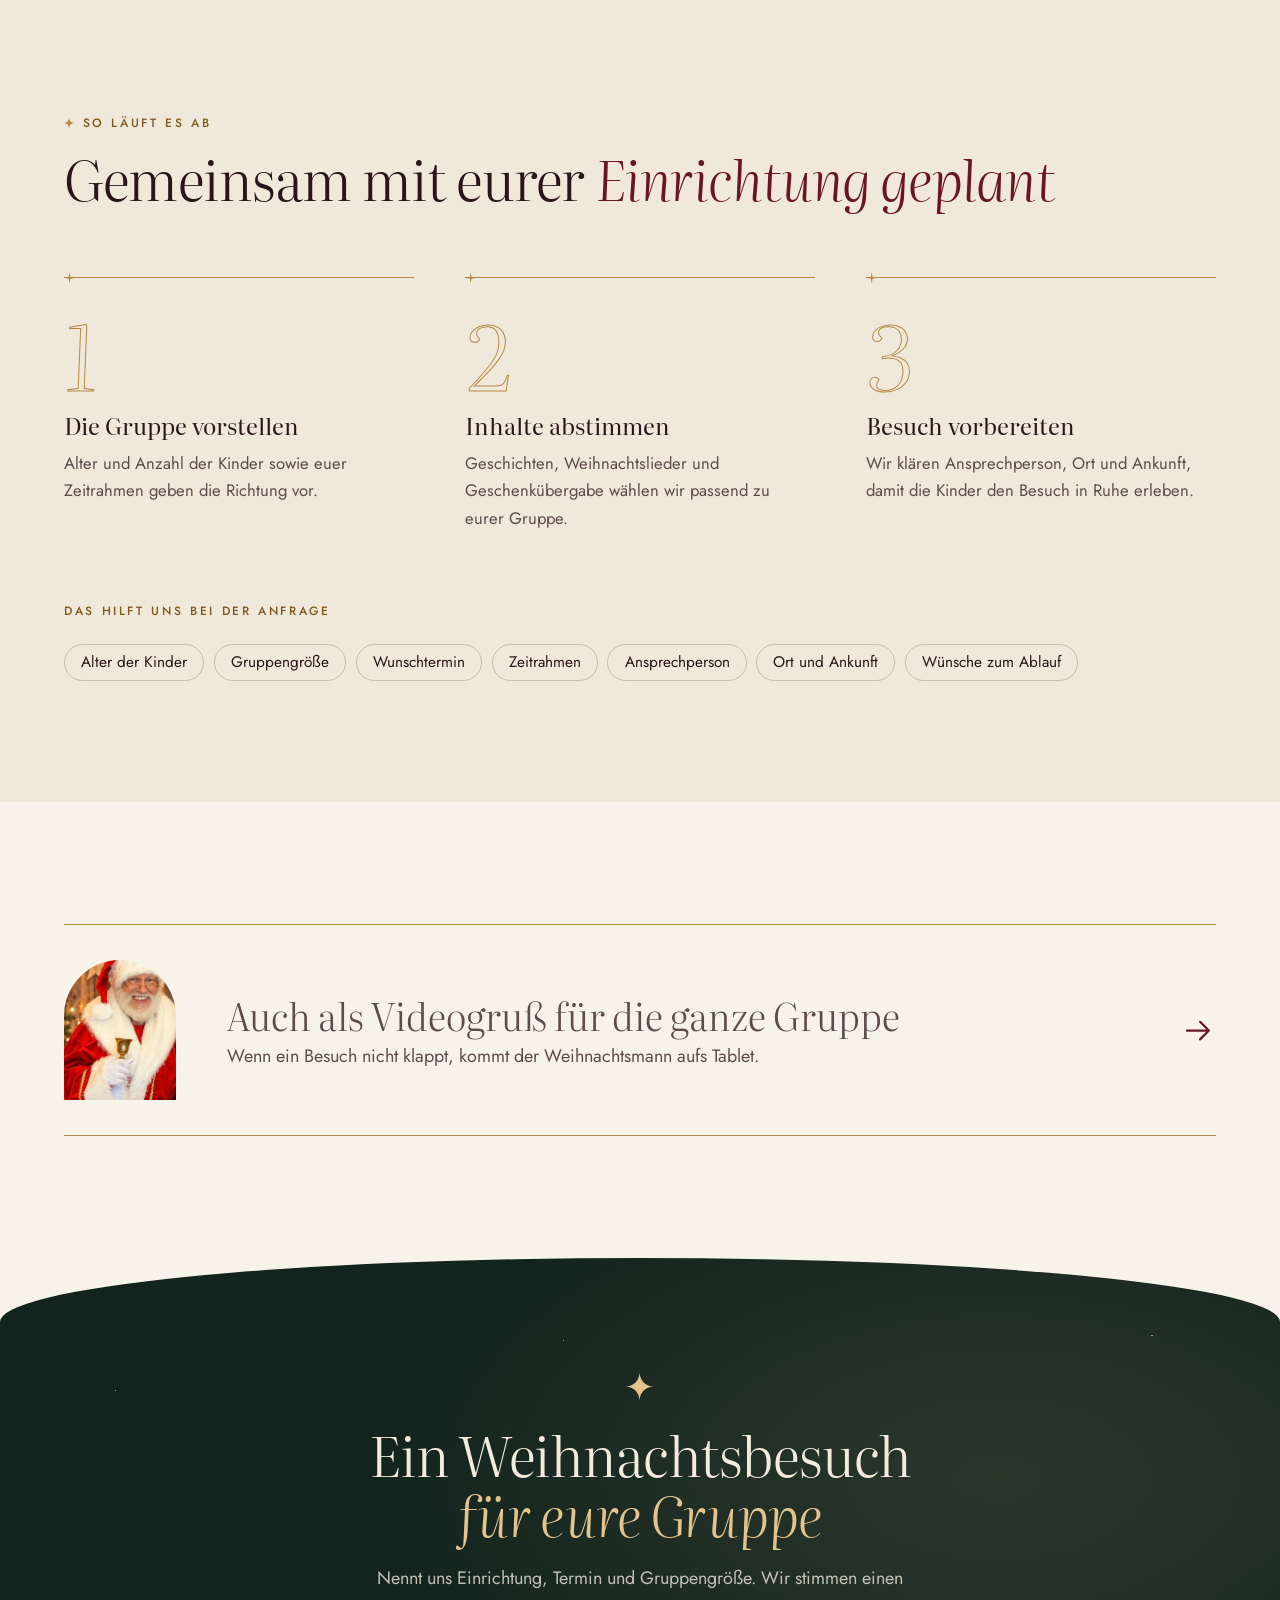
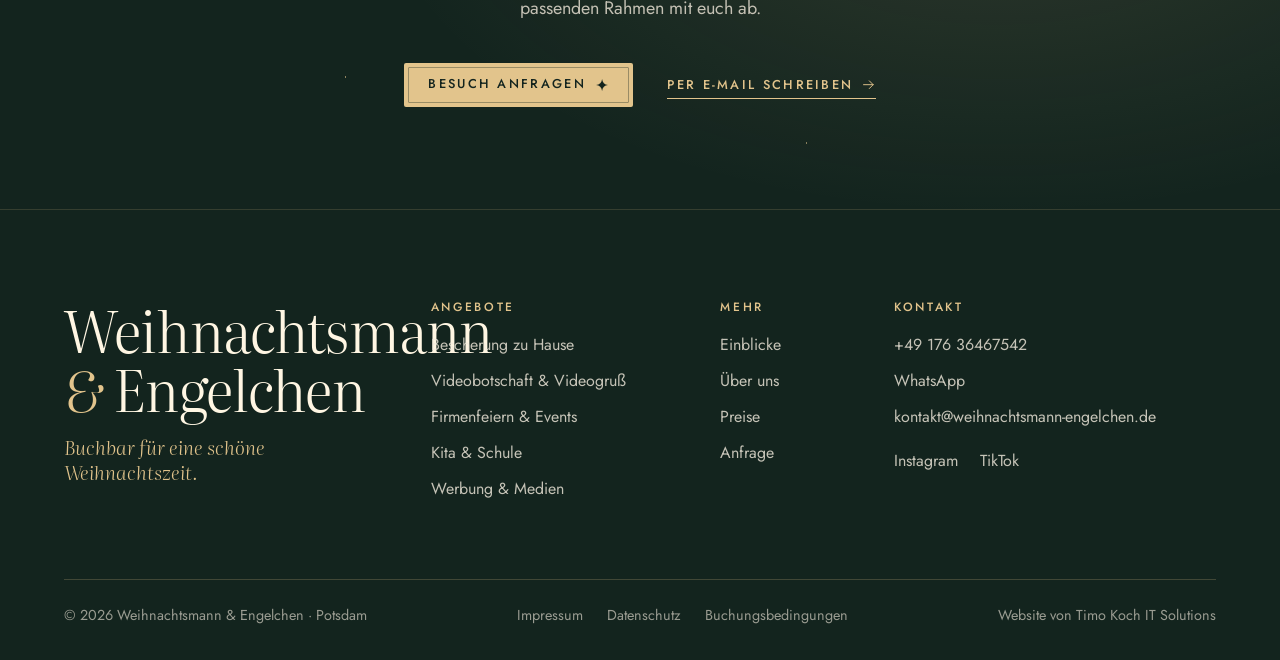
<file: kita-schule/index.html>
<!doctype html>
<html lang="de">
<head>
  <meta charset="utf-8">
  <meta name="viewport" content="width=device-width, initial-scale=1">
  <title>Kita &amp; Schule | Weihnachtsmann &amp; Engelchen</title>
  <meta name="description" content="Ein ruhiger, kindgerechter Weihnachtsbesuch für Kita, Hort und Schule in Berlin und Brandenburg. Abgestimmt auf Alter, Gruppengröße und den Ablauf in eurer Einrichtung.">
  <meta name="theme-color" content="#F8F3EA">

  <meta property="og:type" content="website">
  <meta property="og:locale" content="de_DE">
  <meta property="og:title" content="Kita &amp; Schule">
  <meta property="og:description" content="Ein ruhiger, kindgerechter Weihnachtsbesuch für Kita, Hort und Schule in Berlin und Brandenburg. Abgestimmt auf Alter, Gruppengröße und den Ablauf in eurer Einrichtung.">
  <meta property="og:image" content="../Bilder/hero-weihnachtsmann-engelchen.webp">

  <link rel="icon" href="../favicon.ico" sizes="any">
  <link rel="icon" type="image/png" sizes="32x32" href="../favicon-32x32.png">
  <link rel="icon" type="image/png" sizes="16x16" href="../favicon-16x16.png">
  <link rel="apple-touch-icon" sizes="180x180" href="../apple-touch-icon.png">

  <link rel="preload" href="../fonts/literata-72-light.woff2" as="font" type="font/woff2" crossorigin>
  <link rel="preload" href="../fonts/literata-72-light-italic.woff2" as="font" type="font/woff2" crossorigin>
  <link rel="preload" href="../fonts/jost-variable.woff2" as="font" type="font/woff2" crossorigin>
  <link rel="stylesheet" href="../css/style.css">
  <link rel="stylesheet" href="../css/seiten.css">
  <script>document.documentElement.classList.add('js');</script>
</head>
<body>

<svg class="unsichtbar" aria-hidden="true" focusable="false">
  <symbol id="stern" viewBox="0 0 24 24"><path d="M12 0c.6 7 5 11.4 12 12-7 .6-11.4 5-12 12-.6-7-5-11.4-12-12 7-.6 11.4-5 12-12z"/></symbol>
  <symbol id="pfeil" viewBox="0 0 24 24"><path d="M4 12h15M13 6l6 6-6 6" fill="none" stroke="currentColor" stroke-width="1.5" stroke-linecap="round" stroke-linejoin="round"/></symbol>
  <symbol id="winkel" viewBox="0 0 24 24"><path d="M6 9.5l6 6 6-6" fill="none" stroke="currentColor" stroke-width="1.5" stroke-linecap="round" stroke-linejoin="round"/></symbol>
  <symbol id="sprechblase" viewBox="0 0 24 24"><path d="M12 3.5a8.500 8.500 0 0 0-7.300 12.800L3.500 20.500l4.300-1.100A8.500 8.500 0 1 0 12 3.500z" fill="none" stroke="currentColor" stroke-width="1.5" stroke-linejoin="round"/></symbol>
  <symbol id="brief" viewBox="0 0 24 24"><path d="M3.5 6.500h17v11h-17zM3.500 7l8.500 6.500L20.500 7" fill="none" stroke="currentColor" stroke-width="1.5" stroke-linejoin="round"/></symbol>
  <symbol id="hoerer" viewBox="0 0 24 24"><path d="M6.200 3.800h3.100l1.500 4.200-2 1.500a11 11 0 0 0 5.700 5.700l1.500-2 4.200 1.500v3.100a2 2 0 0 1-2.200 2A16.500 16.500 0 0 1 4.200 6a2 2 0 0 1 2-2.200z" fill="none" stroke="currentColor" stroke-width="1.5" stroke-linejoin="round"/></symbol>
  <symbol id="abspielen" viewBox="0 0 24 24"><path d="M8 5.500v13l11-6.500z"/></symbol>
  <symbol id="kreuz" viewBox="0 0 24 24"><path d="M6 6l12 12M18 6L6 18" fill="none" stroke="currentColor" stroke-width="1.500" stroke-linecap="round"/></symbol>
  <symbol id="haken" viewBox="0 0 24 24"><path d="M5 12.500l4.500 4.500L19 7.500" fill="none" stroke="currentColor" stroke-width="1.600" stroke-linecap="round" stroke-linejoin="round"/></symbol>
</svg>

<a class="sprung" href="#inhalt">Zum Inhalt springen</a>
<canvas class="staub" id="staub" aria-hidden="true"></canvas>

<!-- ============ Kopf ============ -->
<header class="kopf" id="kopf">
  <div class="kopf__innen">
    <a class="marke" href="../" aria-label="Weihnachtsmann &amp; Engelchen, zur Startseite">
      <span class="marke__eins">Weihnachtsmann</span>
      <span class="marke__zwei"><em>&amp;</em>Engelchen</span>
    </a>

    <nav class="nav" id="nav" aria-label="Hauptnavigation">
      <div class="nav__gruppe" id="nav-angebote">
        <button class="nav__link nav__auf" type="button" aria-expanded="false" aria-controls="untermenue" aria-current="true">Angebote<svg aria-hidden="true"><use href="#winkel"/></svg></button>
        <div class="untermenue" id="untermenue">
          <div class="untermenue__spalte">
            <p class="dachzeile">Für Familien</p>
            <a href="../bescherung/"><b>Bescherung zu Hause</b><small>Mit Goldenem Buch, bei euch im Wohnzimmer</small></a>
            <a href="../videos/"><b>Videobotschaft &amp; Videogruß</b><small>Persönlich, auch aus der Ferne</small></a>
          </div>
          <div class="untermenue__spalte">
            <p class="dachzeile">Für Unternehmen &amp; Einrichtungen</p>
            <a href="../firmen-events/"><b>Firmenfeiern &amp; Events</b><small>Feiern, Märkte, Einkaufszentren</small></a>
            <a href="../kita-schule/"><b>Kita &amp; Schule</b><small>Ruhig, kindgerecht, abgestimmt</small></a>
            <a href="../werbung-medien/"><b>Werbung &amp; Medien</b><small>Foto, Film, Fernsehen, Social Media</small></a>
          </div>
        </div>
      </div>
      <a class="nav__link" href="../einblicke/">Einblicke</a>
      <a class="nav__link" href="../ueber-uns/">Über uns</a>
      <a class="nav__link" href="../preise/">Preise</a>
      <a class="knopf knopf--klein" href="../anfrage/"><span>Termin anfragen</span></a>
    </nav>

    <button class="menue" id="menue" type="button" aria-expanded="false" aria-controls="nav">
      <span class="menue__striche" aria-hidden="true"></span>
      <span class="nur-vorlesen">Menü</span>
    </button>

    <button class="glocke" id="glocke" type="button" aria-label="Glocke läuten">
      <span class="glocke__faden" aria-hidden="true"></span>
      <svg class="glocke__bild" viewBox="0 0 64 64" aria-hidden="true">
        <defs>
          <linearGradient id="messing" x1="0" y1="0" x2="1" y2="1">
            <stop offset="0" stop-color="#F1DBA9"/>
            <stop offset=".45" stop-color="#C79A4E"/>
            <stop offset="1" stop-color="#8C672B"/>
          </linearGradient>
        </defs>
        <circle cx="32" cy="10.5" r="4" fill="none" stroke="url(#messing)" stroke-width="2.2"/>
        <circle class="glocke__kloeppel" cx="32" cy="55" r="3.8" fill="url(#messing)"/>
        <path d="M32 15c-10 0-13 9-13 18 0 7-3 11-7 15h40c-4-4-7-8-7-15 0-9-3-18-13-18z" fill="url(#messing)"/>
        <rect x="10" y="46.5" width="44" height="4.5" rx="2.2" fill="url(#messing)"/>
        <path d="M25.5 21.5c-2.2 2.8-3 7-3 11.5" fill="none" stroke="#FFF6DD" stroke-width="1.6" stroke-linecap="round" opacity=".7"/>
      </svg>
      <span class="glocke__tipp" aria-hidden="true">Läuten erlaubt</span>
    </button>
  </div>
</header>

<main id="inhalt">

  <section class="seitenkopf" aria-labelledby="seitentitel">
    <div class="seitenkopf__innen">
      <div>
        <ol class="pfad" aria-label="Ihr seid hier">
          <li><a href="../">Start</a></li>
          <li>Für Einrichtungen</li>
        </ol>
        <h1 class="seitenkopf__titel" id="seitentitel">Ein Besuch, <em>der zu eurer Gruppe passt</em></h1>
        <p class="seitenkopf__lead">Ein ruhiger, kindgerechter Weihnachtsbesuch für Kita, Hort und Schule. Abgestimmt auf das Alter der Kinder, die Gruppengröße und euren Tagesablauf.</p>
        <div class="seitenkopf__aktionen">
          <a class="knopf" href="../anfrage/?anlass=kita"><span>Besuch anfragen</span><svg aria-hidden="true"><use href="#stern"/></svg></a>
          <a class="textlink" href="#planung">So planen wir gemeinsam<svg aria-hidden="true"><use href="#pfeil"/></svg></a>
        </div>
      </div>
      <div class="seitenkopf__bild">
        <span class="licht licht--1" aria-hidden="true"></span>
        <span class="licht licht--2" aria-hidden="true"></span>
        <div class="fenster">
          <div class="fenster__glas">
            <img src="../Bilder/einblick-kitabesuch-2024.webp" width="900" height="1200" fetchpriority="high"
                 alt="Kinder sitzen im Halbkreis auf dem Boden vor dem Weihnachtsmann und dem Engelchen">
          </div>
        </div>
        <svg class="funke funke--1" aria-hidden="true"><use href="#stern"/></svg>
        <svg class="funke funke--3" aria-hidden="true"><use href="#stern"/></svg>
      </div>
    </div>

    <ul class="fakten" aria-label="Auf einen Blick">
      <li><b>Ruhig und kindgerecht</b><span>abgestimmt auf Alter und Gruppe</span></li>
      <li><b>Geschichten und Lieder</b><span>nach euren Wünschen</span></li>
      <li><b>Mit Geschenkübergabe</b><span>wenn ihr das möchtet</span></li>
      <li><b>Individuelles Angebot</b><span>je nach Umfang und Dauer</span></li>
    </ul>
  </section>

  <!-- Inhalte -->
  <section class="abschnitt" aria-labelledby="inhalte-titel">
    <div class="spalten spalten--oben">
      <div class="zeig">
        <p class="dachzeile"><svg aria-hidden="true"><use href="#stern"/></svg>Der Besuch</p>
        <h2 class="titel" id="inhalte-titel">Was wir <em>mitbringen</em></h2>
        <p class="lauftext">Wir stimmen den Weihnachtsbesuch mit euren pädagogischen Ansprechpartnern ab. Ihr entscheidet, was zu eurer Gruppe passt.</p>
        <ul class="sternliste" style="margin-top:2rem">
          <li><b>Geschichten</b><span>Der Weihnachtsmann erzählt und liest vor</span></li>
          <li><b>Weihnachtslieder</b><span>gemeinsam gesungen, gern mit euren Lieblingsliedern</span></li>
          <li><b>Geschenkübergabe</b><span>Das Engelchen hilft beim Verteilen</span></li>
        </ul>
      </div>
      <div class="blatt zeig" style="--warte:.12s">
        <svg class="blatt__stern" aria-hidden="true"><use href="#stern"/></svg>
        <p class="dachzeile">Gut zu wissen</p>
        <p class="blatt__titel" style="margin-top:1rem">Ein Weihnachtsmann, der Klassenzimmer kennt</p>
        <p class="lauftext">Reinhard hat früher als Lehrer gearbeitet. In diesem Beruf stand er auch zum ersten Mal als Weihnachtsmann vor einer Schulklasse.</p>
        <p class="lauftext">Seine Tochter sagt über ihn: Er geht auf die Kinder ein und ist sehr einfühlsam.</p>
      </div>
    </div>
  </section>

  <!-- Planung -->
  <section class="abschnitt abschnitt--leinen" id="planung" aria-labelledby="planung-titel">
    <div class="abschnitt__kopf zeig">
      <p class="dachzeile"><svg aria-hidden="true"><use href="#stern"/></svg>So läuft es ab</p>
      <h2 class="titel" id="planung-titel">Gemeinsam mit eurer <em>Einrichtung geplant</em></h2>
    </div>
    <ol class="schritte">
      <li class="schritt zeig">
        <span class="schritt__nr" aria-hidden="true">1</span>
        <h3>Die Gruppe vorstellen</h3>
        <p>Alter und Anzahl der Kinder sowie euer Zeitrahmen geben die Richtung vor.</p>
      </li>
      <li class="schritt zeig">
        <span class="schritt__nr" aria-hidden="true">2</span>
        <h3>Inhalte abstimmen</h3>
        <p>Geschichten, Weihnachtslieder und Geschenkübergabe wählen wir passend zu eurer Gruppe.</p>
      </li>
      <li class="schritt zeig">
        <span class="schritt__nr" aria-hidden="true">3</span>
        <h3>Besuch vorbereiten</h3>
        <p>Wir klären Ansprechperson, Ort und Ankunft, damit die Kinder den Besuch in Ruhe erleben.</p>
      </li>
    </ol>
    <div class="zeig" style="max-width:var(--breite);margin:clamp(3rem,6vw,4.5rem) auto 0">
      <p class="dachzeile">Das hilft uns bei der Anfrage</p>
      <ul class="stichworte">
        <li>Alter der Kinder</li><li>Gruppengröße</li><li>Wunschtermin</li><li>Zeitrahmen</li><li>Ansprechperson</li><li>Ort und Ankunft</li><li>Wünsche zum Ablauf</li>
      </ul>
    </div>
  </section>

  <!-- Querverweis -->
  <section class="abschnitt">
    <a class="verweis zeig" href="../videos/#videogruss">
      <img class="verweis__bild" src="../Bilder/video-hochformat.webp" width="485" height="862" loading="lazy" alt="">
      <span><b>Auch als Videogruß für die ganze Gruppe</b><span>Wenn ein Besuch nicht klappt, kommt der Weihnachtsmann aufs Tablet.</span></span>
      <svg aria-hidden="true"><use href="#pfeil"/></svg>
    </a>
  </section>

  <!-- Abschluss -->
  <section class="abschluss" aria-labelledby="abschluss-titel">
    <div class="nacht abschluss__flaeche">
      <div class="abschluss__innen zeig">
        <svg class="abschluss__stern" aria-hidden="true"><use href="#stern"/></svg>
        <h2 class="titel" id="abschluss-titel">Ein Weihnachtsbesuch <em>für eure Gruppe</em></h2>
        <p>Nennt uns Einrichtung, Termin und Gruppengröße. Wir stimmen einen passenden Rahmen mit euch ab.</p>
        <div class="abschluss__aktionen">
          <a class="knopf knopf--gold" href="../anfrage/?anlass=kita"><span>Besuch anfragen</span><svg aria-hidden="true"><use href="#stern"/></svg></a>
          <a class="textlink textlink--hell" href="mailto:kontakt@weihnachtsmann-engelchen.de">Per E-Mail schreiben<svg aria-hidden="true"><use href="#pfeil"/></svg></a>
        </div>
      </div>
    </div>
  </section>
</main>

<!-- ============ Fuß ============ -->
<footer class="fuss">
  <div class="fuss__innen">
    <div class="fuss__marke">
      <p class="fuss__name">Weihnachtsmann <em>&amp;</em> Engelchen</p>
      <p class="fuss__spruch">Buchbar für eine schöne Weihnachtszeit.</p>
    </div>

    <nav class="fuss__spalte" aria-label="Angebote">
      <p class="dachzeile">Angebote</p>
      <a href="../bescherung/">Bescherung zu Hause</a>
      <a href="../videos/">Videobotschaft &amp; Videogruß</a>
      <a href="../firmen-events/">Firmenfeiern &amp; Events</a>
      <a href="../kita-schule/">Kita &amp; Schule</a>
      <a href="../werbung-medien/">Werbung &amp; Medien</a>
    </nav>

    <nav class="fuss__spalte" aria-label="Weitere Seiten">
      <p class="dachzeile">Mehr</p>
      <a href="../einblicke/">Einblicke</a>
      <a href="../ueber-uns/">Über uns</a>
      <a href="../preise/">Preise</a>
      <a href="../anfrage/">Anfrage</a>
    </nav>

    <div class="fuss__spalte">
      <p class="dachzeile">Kontakt</p>
      <a href="tel:+4917636467542">+49 176 36467542</a>
      <a href="https://wa.me/4917636467542" target="_blank" rel="noopener">WhatsApp</a>
      <a href="mailto:kontakt@weihnachtsmann-engelchen.de">kontakt@weihnachtsmann-engelchen.de</a>
      <span class="fuss__sozial"><a href="https://www.instagram.com/weihnachtsmann_und_engelchen/" target="_blank" rel="noopener">Instagram</a><a href="https://www.tiktok.com/@weihnachtsmann_und_engel" target="_blank" rel="noopener">TikTok</a></span>
    </div>
  </div>

  <div class="fuss__unten">
    <p>© <span data-jahr>2026</span> Weihnachtsmann &amp; Engelchen · Potsdam</p>
    <p class="fuss__recht">
      <a href="../impressum/">Impressum</a>
      <a href="../datenschutz/">Datenschutz</a>
      <a href="../buchungsbedingungen/">Buchungsbedingungen</a>
    </p>
    <p class="fuss__dank">Website von <a href="https://timokochitsolutions.de" target="_blank" rel="noopener">Timo Koch IT Solutions</a></p>
  </div>
</footer>

<a class="wa" id="wa" href="https://wa.me/4917636467542" target="_blank" rel="noopener" aria-label="Per WhatsApp schreiben">
  <svg aria-hidden="true"><use href="#sprechblase"/></svg><span>WhatsApp</span>
</a>

<script src="../js/main.js" defer></script>
<script src="../js/seiten.js" defer></script>
</body>
</html>
</file>
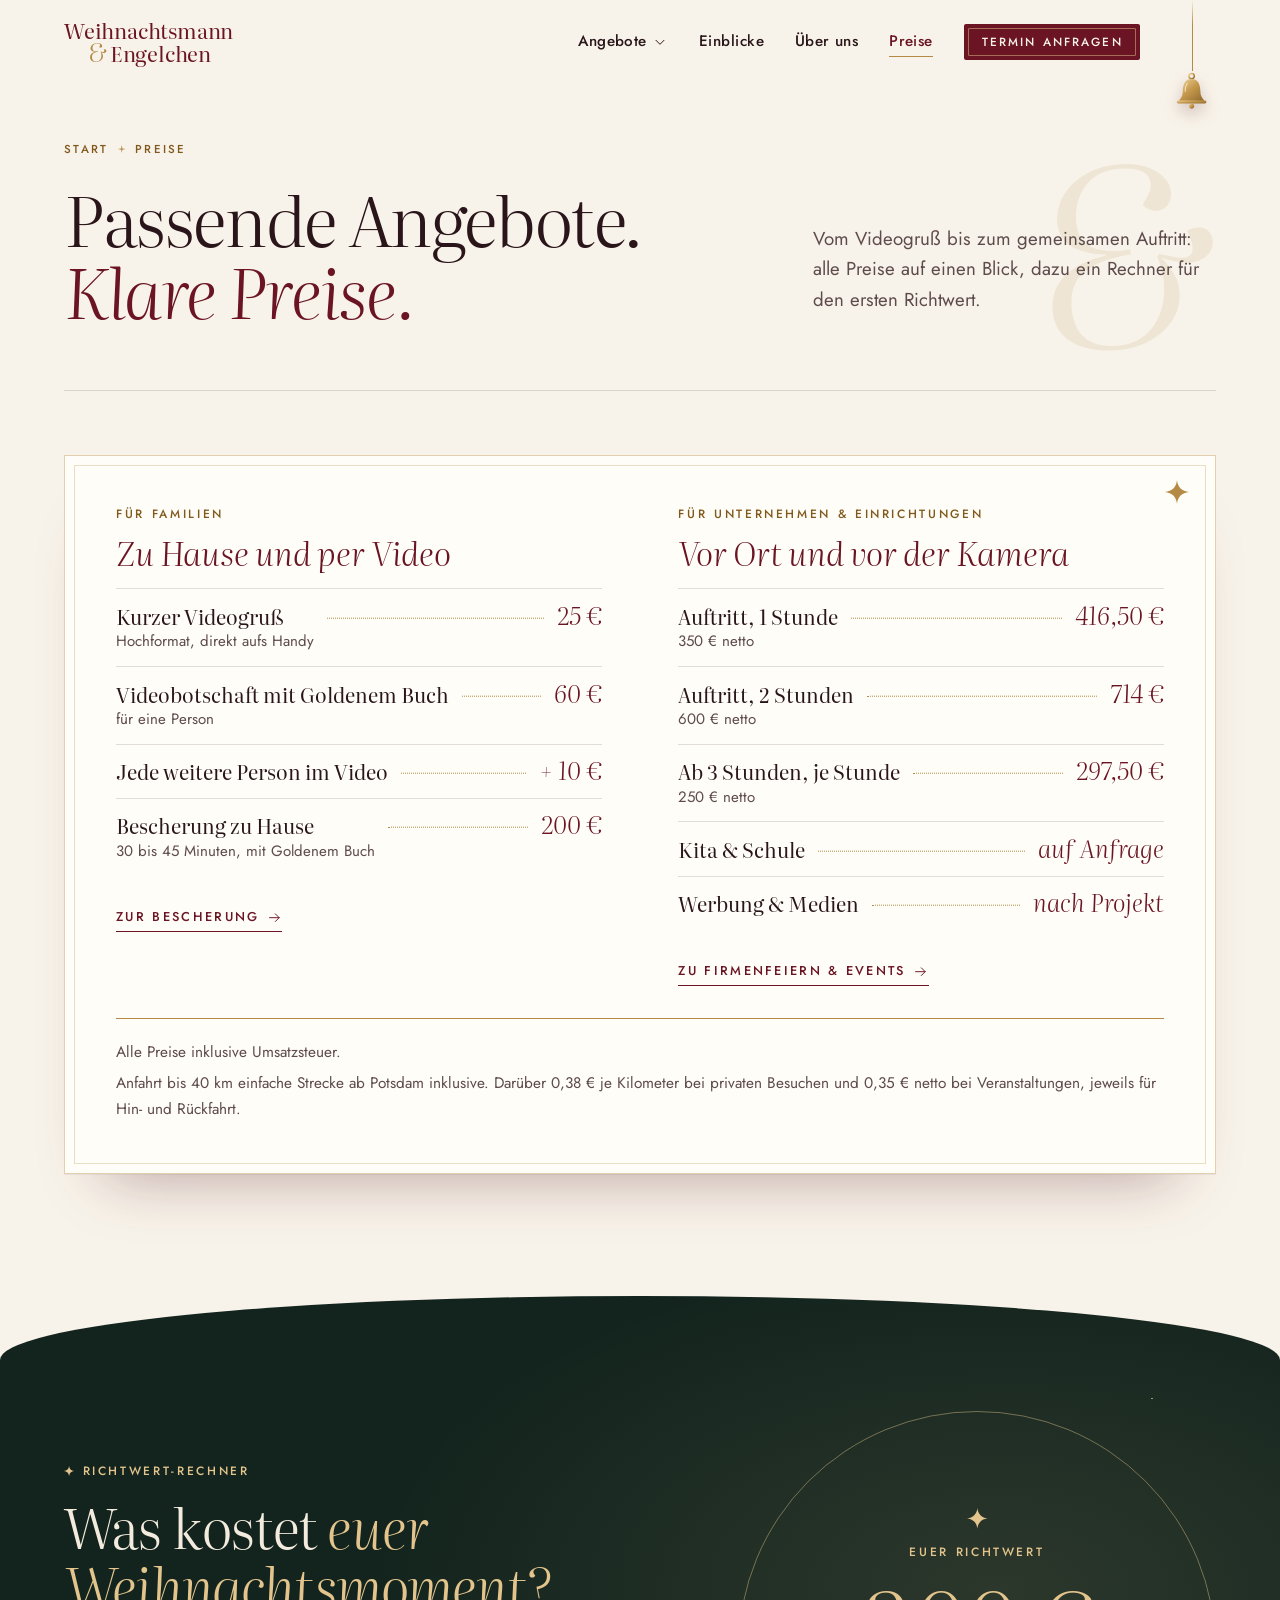
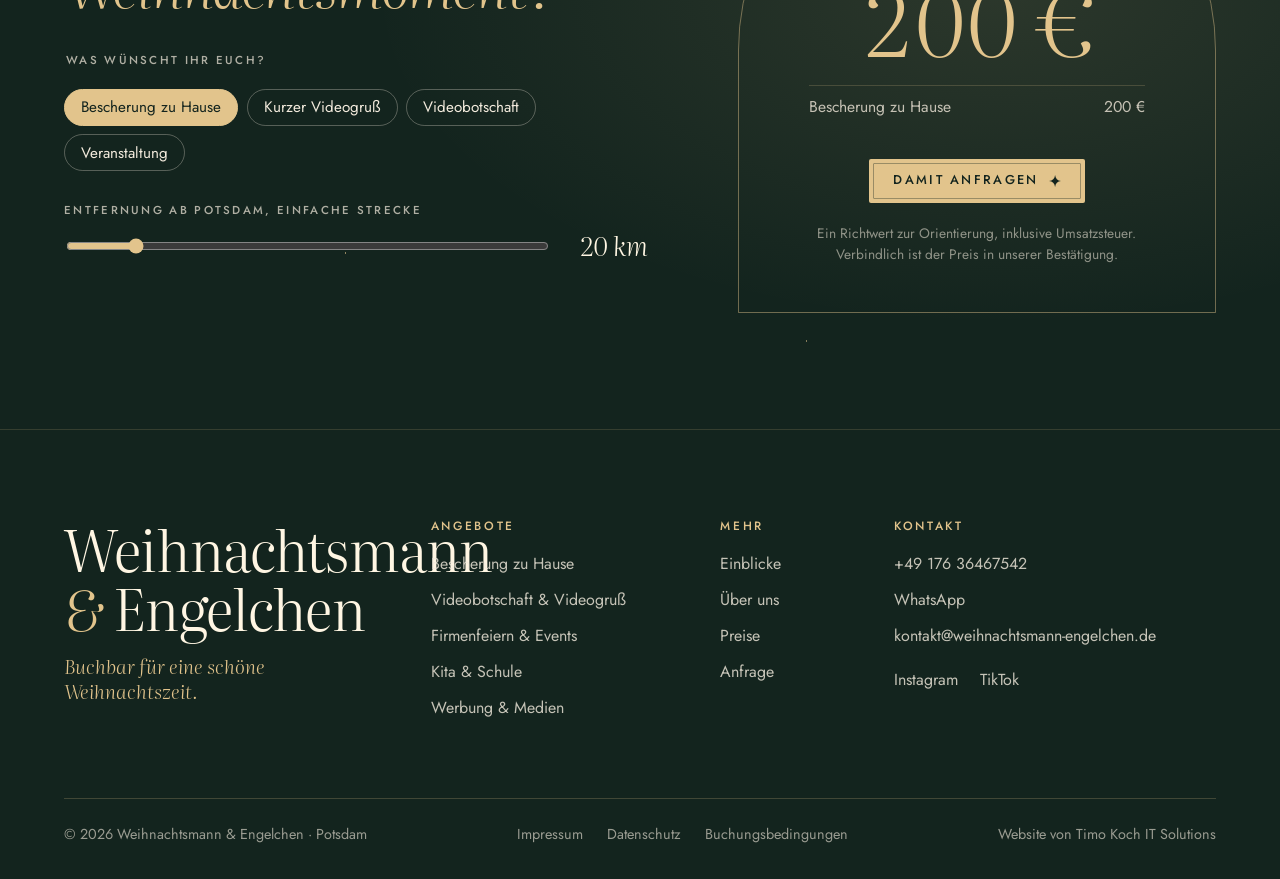
<file: preise/index.html>
<!doctype html>
<html lang="de">
<head>
  <meta charset="utf-8">
  <meta name="viewport" content="width=device-width, initial-scale=1">
  <title>Preise | Weihnachtsmann &amp; Engelchen</title>
  <meta name="description" content="Alle Preise von Weihnachtsmann und Engelchen auf einen Blick: Videogruß 25 €, Videobotschaft ab 60 €, Bescherung zu Hause 200 €, Veranstaltungen ab einer Stunde. Mit Rechner für den ersten Richtwert.">
  <meta name="theme-color" content="#F8F3EA">

  <meta property="og:type" content="website">
  <meta property="og:locale" content="de_DE">
  <meta property="og:title" content="Preise">
  <meta property="og:description" content="Alle Preise von Weihnachtsmann und Engelchen auf einen Blick: Videogruß 25 €, Videobotschaft ab 60 €, Bescherung zu Hause 200 €, Veranstaltungen ab einer Stunde. Mit Rechner für den ersten Richtwert.">
  <meta property="og:image" content="../Bilder/hero-weihnachtsmann-engelchen.webp">

  <link rel="icon" href="../favicon.ico" sizes="any">
  <link rel="icon" type="image/png" sizes="32x32" href="../favicon-32x32.png">
  <link rel="icon" type="image/png" sizes="16x16" href="../favicon-16x16.png">
  <link rel="apple-touch-icon" sizes="180x180" href="../apple-touch-icon.png">

  <link rel="preload" href="../fonts/literata-72-light.woff2" as="font" type="font/woff2" crossorigin>
  <link rel="preload" href="../fonts/literata-72-light-italic.woff2" as="font" type="font/woff2" crossorigin>
  <link rel="preload" href="../fonts/jost-variable.woff2" as="font" type="font/woff2" crossorigin>
  <link rel="stylesheet" href="../css/style.css">
  <link rel="stylesheet" href="../css/seiten.css">
  <script>document.documentElement.classList.add('js');</script>
</head>
<body>

<svg class="unsichtbar" aria-hidden="true" focusable="false">
  <symbol id="stern" viewBox="0 0 24 24"><path d="M12 0c.6 7 5 11.4 12 12-7 .6-11.4 5-12 12-.6-7-5-11.4-12-12 7-.6 11.4-5 12-12z"/></symbol>
  <symbol id="pfeil" viewBox="0 0 24 24"><path d="M4 12h15M13 6l6 6-6 6" fill="none" stroke="currentColor" stroke-width="1.5" stroke-linecap="round" stroke-linejoin="round"/></symbol>
  <symbol id="winkel" viewBox="0 0 24 24"><path d="M6 9.5l6 6 6-6" fill="none" stroke="currentColor" stroke-width="1.5" stroke-linecap="round" stroke-linejoin="round"/></symbol>
  <symbol id="sprechblase" viewBox="0 0 24 24"><path d="M12 3.5a8.500 8.500 0 0 0-7.300 12.800L3.500 20.500l4.300-1.100A8.500 8.500 0 1 0 12 3.500z" fill="none" stroke="currentColor" stroke-width="1.5" stroke-linejoin="round"/></symbol>
  <symbol id="brief" viewBox="0 0 24 24"><path d="M3.5 6.500h17v11h-17zM3.500 7l8.500 6.500L20.500 7" fill="none" stroke="currentColor" stroke-width="1.5" stroke-linejoin="round"/></symbol>
  <symbol id="hoerer" viewBox="0 0 24 24"><path d="M6.200 3.800h3.100l1.500 4.200-2 1.500a11 11 0 0 0 5.700 5.700l1.500-2 4.200 1.500v3.100a2 2 0 0 1-2.200 2A16.500 16.500 0 0 1 4.200 6a2 2 0 0 1 2-2.200z" fill="none" stroke="currentColor" stroke-width="1.5" stroke-linejoin="round"/></symbol>
  <symbol id="abspielen" viewBox="0 0 24 24"><path d="M8 5.500v13l11-6.500z"/></symbol>
  <symbol id="kreuz" viewBox="0 0 24 24"><path d="M6 6l12 12M18 6L6 18" fill="none" stroke="currentColor" stroke-width="1.500" stroke-linecap="round"/></symbol>
  <symbol id="haken" viewBox="0 0 24 24"><path d="M5 12.500l4.500 4.500L19 7.500" fill="none" stroke="currentColor" stroke-width="1.600" stroke-linecap="round" stroke-linejoin="round"/></symbol>
</svg>

<a class="sprung" href="#inhalt">Zum Inhalt springen</a>
<canvas class="staub" id="staub" aria-hidden="true"></canvas>

<!-- ============ Kopf ============ -->
<header class="kopf" id="kopf">
  <div class="kopf__innen">
    <a class="marke" href="../" aria-label="Weihnachtsmann &amp; Engelchen, zur Startseite">
      <span class="marke__eins">Weihnachtsmann</span>
      <span class="marke__zwei"><em>&amp;</em>Engelchen</span>
    </a>

    <nav class="nav" id="nav" aria-label="Hauptnavigation">
      <div class="nav__gruppe" id="nav-angebote">
        <button class="nav__link nav__auf" type="button" aria-expanded="false" aria-controls="untermenue">Angebote<svg aria-hidden="true"><use href="#winkel"/></svg></button>
        <div class="untermenue" id="untermenue">
          <div class="untermenue__spalte">
            <p class="dachzeile">Für Familien</p>
            <a href="../bescherung/"><b>Bescherung zu Hause</b><small>Mit Goldenem Buch, bei euch im Wohnzimmer</small></a>
            <a href="../videos/"><b>Videobotschaft &amp; Videogruß</b><small>Persönlich, auch aus der Ferne</small></a>
          </div>
          <div class="untermenue__spalte">
            <p class="dachzeile">Für Unternehmen &amp; Einrichtungen</p>
            <a href="../firmen-events/"><b>Firmenfeiern &amp; Events</b><small>Feiern, Märkte, Einkaufszentren</small></a>
            <a href="../kita-schule/"><b>Kita &amp; Schule</b><small>Ruhig, kindgerecht, abgestimmt</small></a>
            <a href="../werbung-medien/"><b>Werbung &amp; Medien</b><small>Foto, Film, Fernsehen, Social Media</small></a>
          </div>
        </div>
      </div>
      <a class="nav__link" href="../einblicke/">Einblicke</a>
      <a class="nav__link" href="../ueber-uns/">Über uns</a>
      <a class="nav__link" href="../preise/" aria-current="page">Preise</a>
      <a class="knopf knopf--klein" href="../anfrage/"><span>Termin anfragen</span></a>
    </nav>

    <button class="menue" id="menue" type="button" aria-expanded="false" aria-controls="nav">
      <span class="menue__striche" aria-hidden="true"></span>
      <span class="nur-vorlesen">Menü</span>
    </button>

    <button class="glocke" id="glocke" type="button" aria-label="Glocke läuten">
      <span class="glocke__faden" aria-hidden="true"></span>
      <svg class="glocke__bild" viewBox="0 0 64 64" aria-hidden="true">
        <defs>
          <linearGradient id="messing" x1="0" y1="0" x2="1" y2="1">
            <stop offset="0" stop-color="#F1DBA9"/>
            <stop offset=".45" stop-color="#C79A4E"/>
            <stop offset="1" stop-color="#8C672B"/>
          </linearGradient>
        </defs>
        <circle cx="32" cy="10.5" r="4" fill="none" stroke="url(#messing)" stroke-width="2.2"/>
        <circle class="glocke__kloeppel" cx="32" cy="55" r="3.8" fill="url(#messing)"/>
        <path d="M32 15c-10 0-13 9-13 18 0 7-3 11-7 15h40c-4-4-7-8-7-15 0-9-3-18-13-18z" fill="url(#messing)"/>
        <rect x="10" y="46.5" width="44" height="4.5" rx="2.2" fill="url(#messing)"/>
        <path d="M25.5 21.5c-2.2 2.8-3 7-3 11.5" fill="none" stroke="#FFF6DD" stroke-width="1.6" stroke-linecap="round" opacity=".7"/>
      </svg>
      <span class="glocke__tipp" aria-hidden="true">Läuten erlaubt</span>
    </button>
  </div>
</header>

<main id="inhalt">

  <section class="seitenkopf seitenkopf--text" aria-labelledby="seitentitel">
    <span class="seitenkopf__zier" aria-hidden="true">&amp;</span>
    <div class="seitenkopf__innen">
      <div>
        <ol class="pfad" aria-label="Ihr seid hier">
          <li><a href="../">Start</a></li>
          <li>Preise</li>
        </ol>
        <h1 class="seitenkopf__titel" id="seitentitel">Passende Angebote. <em>Klare Preise.</em></h1>
      </div>
      <p class="seitenkopf__lead">Vom Videogruß bis zum gemeinsamen Auftritt: alle Preise auf einen Blick, dazu ein Rechner für den ersten Richtwert.</p>
    </div>
  </section>

  <!-- Preiskarte -->
  <section class="abschnitt" aria-label="Preisliste" style="padding-top:clamp(2.5rem,5vw,4rem)">
    <div class="karte blatt zeig">
      <svg class="blatt__stern" aria-hidden="true"><use href="#stern"/></svg>
      <div class="karte__spalten">
        <div class="karte__gruppe">
          <p class="dachzeile">Für Familien</p>
          <h2>Zu Hause und per Video</h2>
          <ul>
            <li class="preiszeile">
              <span class="preiszeile__name">Kurzer Videogruß<small>Hochformat, direkt aufs Handy</small></span>
              <span class="preiszeile__punkte" aria-hidden="true"></span>
              <b>25 €</b>
            </li>
            <li class="preiszeile">
              <span class="preiszeile__name">Videobotschaft mit Goldenem Buch<small>für eine Person</small></span>
              <span class="preiszeile__punkte" aria-hidden="true"></span>
              <b>60 €</b>
            </li>
            <li class="preiszeile">
              <span class="preiszeile__name">Jede weitere Person im Video</span>
              <span class="preiszeile__punkte" aria-hidden="true"></span>
              <b>+ 10 €</b>
            </li>
            <li class="preiszeile">
              <span class="preiszeile__name">Bescherung zu Hause<small>30 bis 45 Minuten, mit Goldenem Buch</small></span>
              <span class="preiszeile__punkte" aria-hidden="true"></span>
              <b>200 €</b>
            </li>
          </ul>
          <p style="margin-top:1.6rem"><a class="textlink" href="../bescherung/">Zur Bescherung<svg aria-hidden="true"><use href="#pfeil"/></svg></a></p>
        </div>

        <div class="karte__gruppe">
          <p class="dachzeile">Für Unternehmen &amp; Einrichtungen</p>
          <h2>Vor Ort und vor der Kamera</h2>
          <ul>
            <li class="preiszeile">
              <span class="preiszeile__name">Auftritt, 1 Stunde<small>350 € netto</small></span>
              <span class="preiszeile__punkte" aria-hidden="true"></span>
              <b>416,50 €</b>
            </li>
            <li class="preiszeile">
              <span class="preiszeile__name">Auftritt, 2 Stunden<small>600 € netto</small></span>
              <span class="preiszeile__punkte" aria-hidden="true"></span>
              <b>714 €</b>
            </li>
            <li class="preiszeile">
              <span class="preiszeile__name">Ab 3 Stunden, je Stunde<small>250 € netto</small></span>
              <span class="preiszeile__punkte" aria-hidden="true"></span>
              <b>297,50 €</b>
            </li>
            <li class="preiszeile">
              <span class="preiszeile__name">Kita &amp; Schule</span>
              <span class="preiszeile__punkte" aria-hidden="true"></span>
              <b>auf Anfrage</b>
            </li>
            <li class="preiszeile">
              <span class="preiszeile__name">Werbung &amp; Medien</span>
              <span class="preiszeile__punkte" aria-hidden="true"></span>
              <b>nach Projekt</b>
            </li>
          </ul>
          <p style="margin-top:1.6rem"><a class="textlink" href="../firmen-events/">Zu Firmenfeiern &amp; Events<svg aria-hidden="true"><use href="#pfeil"/></svg></a></p>
        </div>
      </div>
      <div class="karte__fuss">
        <p>Alle Preise inklusive Umsatzsteuer.</p>
        <p>Anfahrt bis 40 km einfache Strecke ab Potsdam inklusive. Darüber 0,38 € je Kilometer bei privaten Besuchen und 0,35 € netto bei Veranstaltungen, jeweils für Hin- und Rückfahrt.</p>
      </div>
    </div>
  </section>

  <!-- Rechner -->
  <section class="nacht flaeche-innen" id="rechnerteil" aria-labelledby="rechner-titel">
    <div class="rechner">
      <form class="zeig" id="rechner" novalidate>
        <p class="dachzeile"><svg aria-hidden="true"><use href="#stern"/></svg>Richtwert-Rechner</p>
        <h2 class="titel" id="rechner-titel">Was kostet <em>euer Weihnachtsmoment?</em></h2>

        <div class="rechner__felder">
          <fieldset class="chips">
            <legend>Was wünscht ihr euch?</legend>
            <label class="chip"><input type="radio" name="leistung" value="bescherung" checked><span>Bescherung zu Hause</span></label>
            <label class="chip"><input type="radio" name="leistung" value="videogruss"><span>Kurzer Videogruß</span></label>
            <label class="chip"><input type="radio" name="leistung" value="videobotschaft"><span>Videobotschaft</span></label>
            <label class="chip"><input type="radio" name="leistung" value="event"><span>Veranstaltung</span></label>
          </fieldset>

          <div class="rechner__regler" data-fuer="videobotschaft" hidden>
            <span class="rechner__marke" id="marke-personen">Personen im Video</span>
            <div class="zaehler" role="group" aria-labelledby="marke-personen">
              <button type="button" data-zaehler="personen" data-um="-1" aria-label="Eine Person weniger">−</button>
              <output id="personen" data-min="1" data-max="12">1</output>
              <button type="button" data-zaehler="personen" data-um="1" aria-label="Eine Person mehr">+</button>
            </div>
          </div>

          <div class="rechner__regler" data-fuer="event" hidden>
            <span class="rechner__marke" id="marke-stunden">Einsatzdauer in Stunden</span>
            <div class="zaehler" role="group" aria-labelledby="marke-stunden">
              <button type="button" data-zaehler="stunden" data-um="-1" aria-label="Eine Stunde weniger">−</button>
              <output id="stunden" data-min="1" data-max="8">1</output>
              <button type="button" data-zaehler="stunden" data-um="1" aria-label="Eine Stunde mehr">+</button>
            </div>
          </div>

          <div class="rechner__regler" data-fuer="bescherung event">
            <label for="strecke">Entfernung ab Potsdam, einfache Strecke</label>
            <div class="schieber">
              <input id="strecke" type="range" min="0" max="150" step="5" value="20">
              <output id="strecke-wert" for="strecke">20 km</output>
            </div>
          </div>
        </div>
      </form>

      <div class="rechner__ergebnis zeig" style="--warte:.12s" aria-live="polite">
        <svg aria-hidden="true"><use href="#stern"/></svg>
        <p class="dachzeile">Euer Richtwert</p>
        <p class="rechner__summe" id="summe">200 €</p>
        <ul class="rechner__posten" id="posten"></ul>
        <a class="knopf knopf--gold" id="rechner-anfrage" href="../anfrage/?anlass=bescherung"><span>Damit anfragen</span><svg aria-hidden="true"><use href="#stern"/></svg></a>
        <p class="rechner__hinweis">Ein Richtwert zur Orientierung, inklusive Umsatzsteuer. Verbindlich ist der Preis in unserer Bestätigung.</p>
      </div>
    </div>
  </section>
</main>

<!-- ============ Fuß ============ -->
<footer class="fuss">
  <div class="fuss__innen">
    <div class="fuss__marke">
      <p class="fuss__name">Weihnachtsmann <em>&amp;</em> Engelchen</p>
      <p class="fuss__spruch">Buchbar für eine schöne Weihnachtszeit.</p>
    </div>

    <nav class="fuss__spalte" aria-label="Angebote">
      <p class="dachzeile">Angebote</p>
      <a href="../bescherung/">Bescherung zu Hause</a>
      <a href="../videos/">Videobotschaft &amp; Videogruß</a>
      <a href="../firmen-events/">Firmenfeiern &amp; Events</a>
      <a href="../kita-schule/">Kita &amp; Schule</a>
      <a href="../werbung-medien/">Werbung &amp; Medien</a>
    </nav>

    <nav class="fuss__spalte" aria-label="Weitere Seiten">
      <p class="dachzeile">Mehr</p>
      <a href="../einblicke/">Einblicke</a>
      <a href="../ueber-uns/">Über uns</a>
      <a href="../preise/">Preise</a>
      <a href="../anfrage/">Anfrage</a>
    </nav>

    <div class="fuss__spalte">
      <p class="dachzeile">Kontakt</p>
      <a href="tel:+4917636467542">+49 176 36467542</a>
      <a href="https://wa.me/4917636467542" target="_blank" rel="noopener">WhatsApp</a>
      <a href="mailto:kontakt@weihnachtsmann-engelchen.de">kontakt@weihnachtsmann-engelchen.de</a>
      <span class="fuss__sozial"><a href="https://www.instagram.com/weihnachtsmann_und_engelchen/" target="_blank" rel="noopener">Instagram</a><a href="https://www.tiktok.com/@weihnachtsmann_und_engel" target="_blank" rel="noopener">TikTok</a></span>
    </div>
  </div>

  <div class="fuss__unten">
    <p>© <span data-jahr>2026</span> Weihnachtsmann &amp; Engelchen · Potsdam</p>
    <p class="fuss__recht">
      <a href="../impressum/">Impressum</a>
      <a href="../datenschutz/">Datenschutz</a>
      <a href="../buchungsbedingungen/">Buchungsbedingungen</a>
    </p>
    <p class="fuss__dank">Website von <a href="https://timokochitsolutions.de" target="_blank" rel="noopener">Timo Koch IT Solutions</a></p>
  </div>
</footer>

<a class="wa" id="wa" href="https://wa.me/4917636467542" target="_blank" rel="noopener" aria-label="Per WhatsApp schreiben">
  <svg aria-hidden="true"><use href="#sprechblase"/></svg><span>WhatsApp</span>
</a>

<script src="../js/main.js" defer></script>
<script src="../js/seiten.js" defer></script>
</body>
</html>
</file>
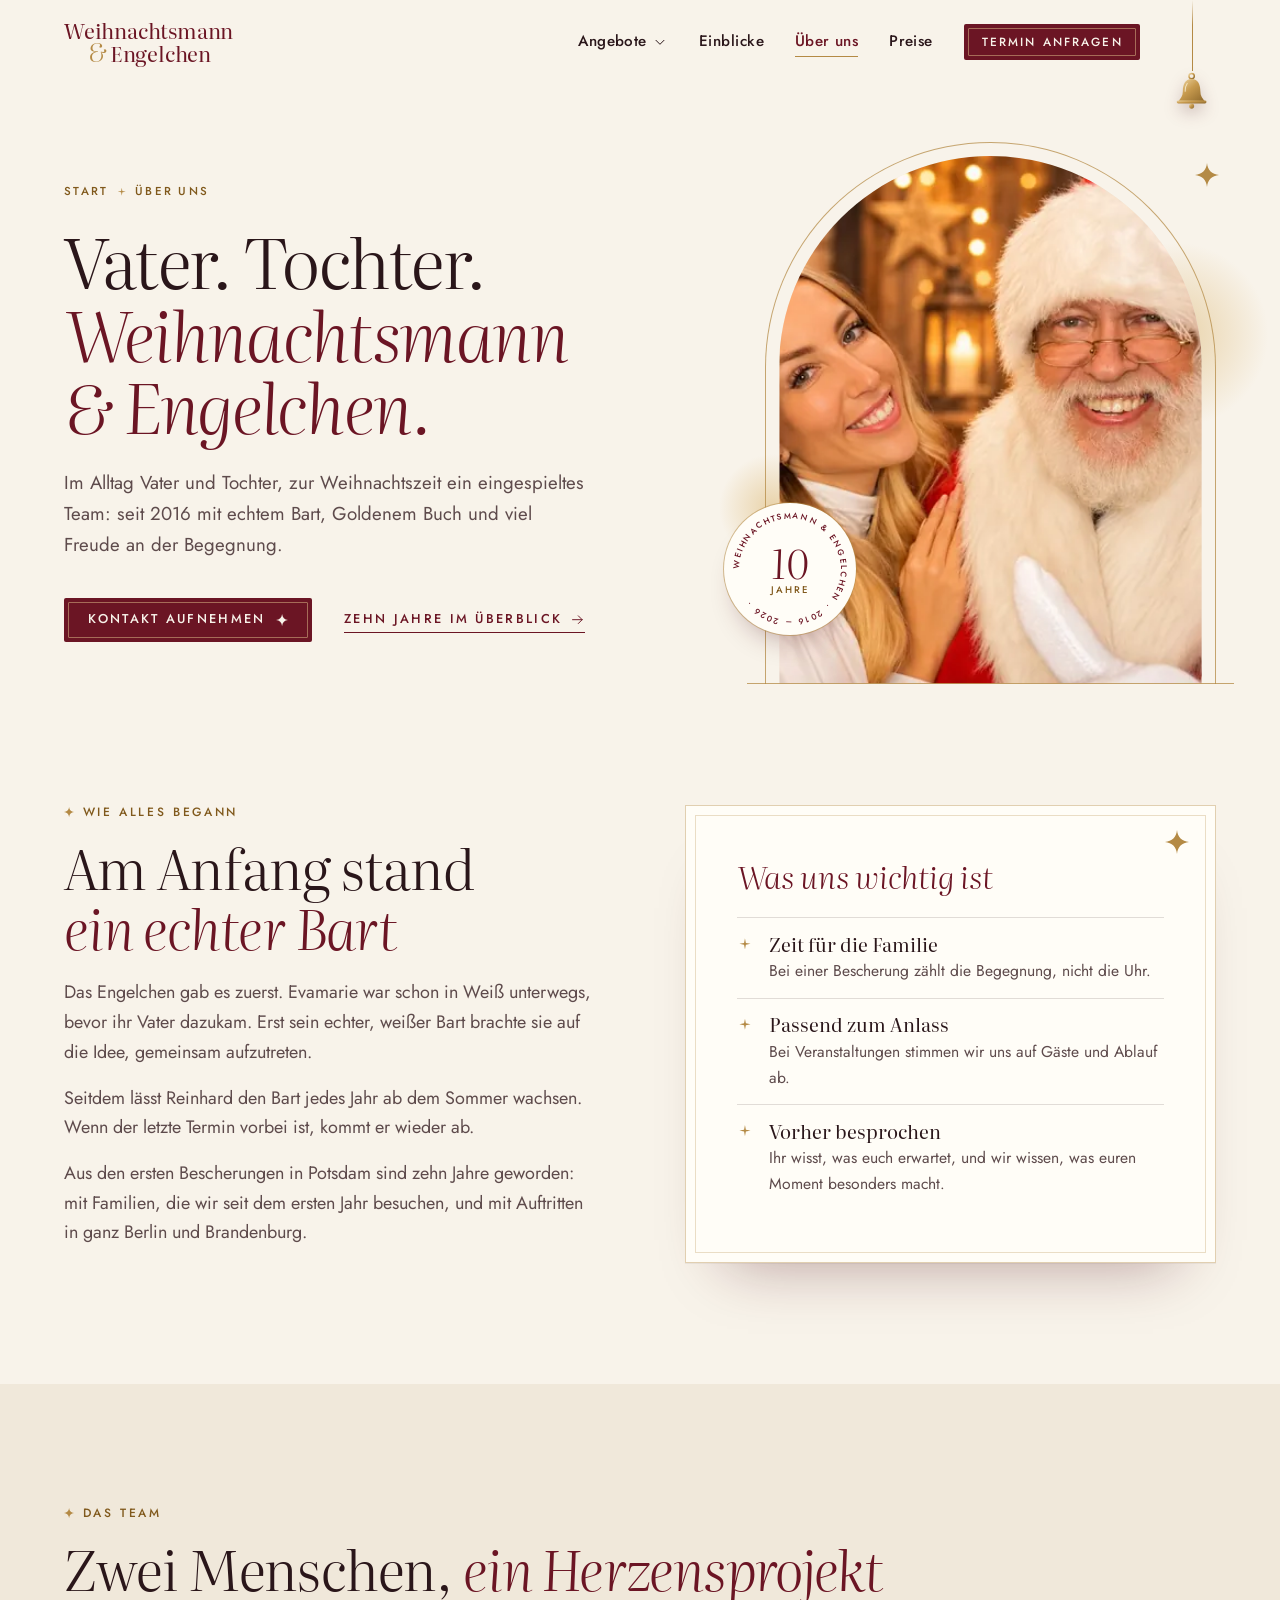
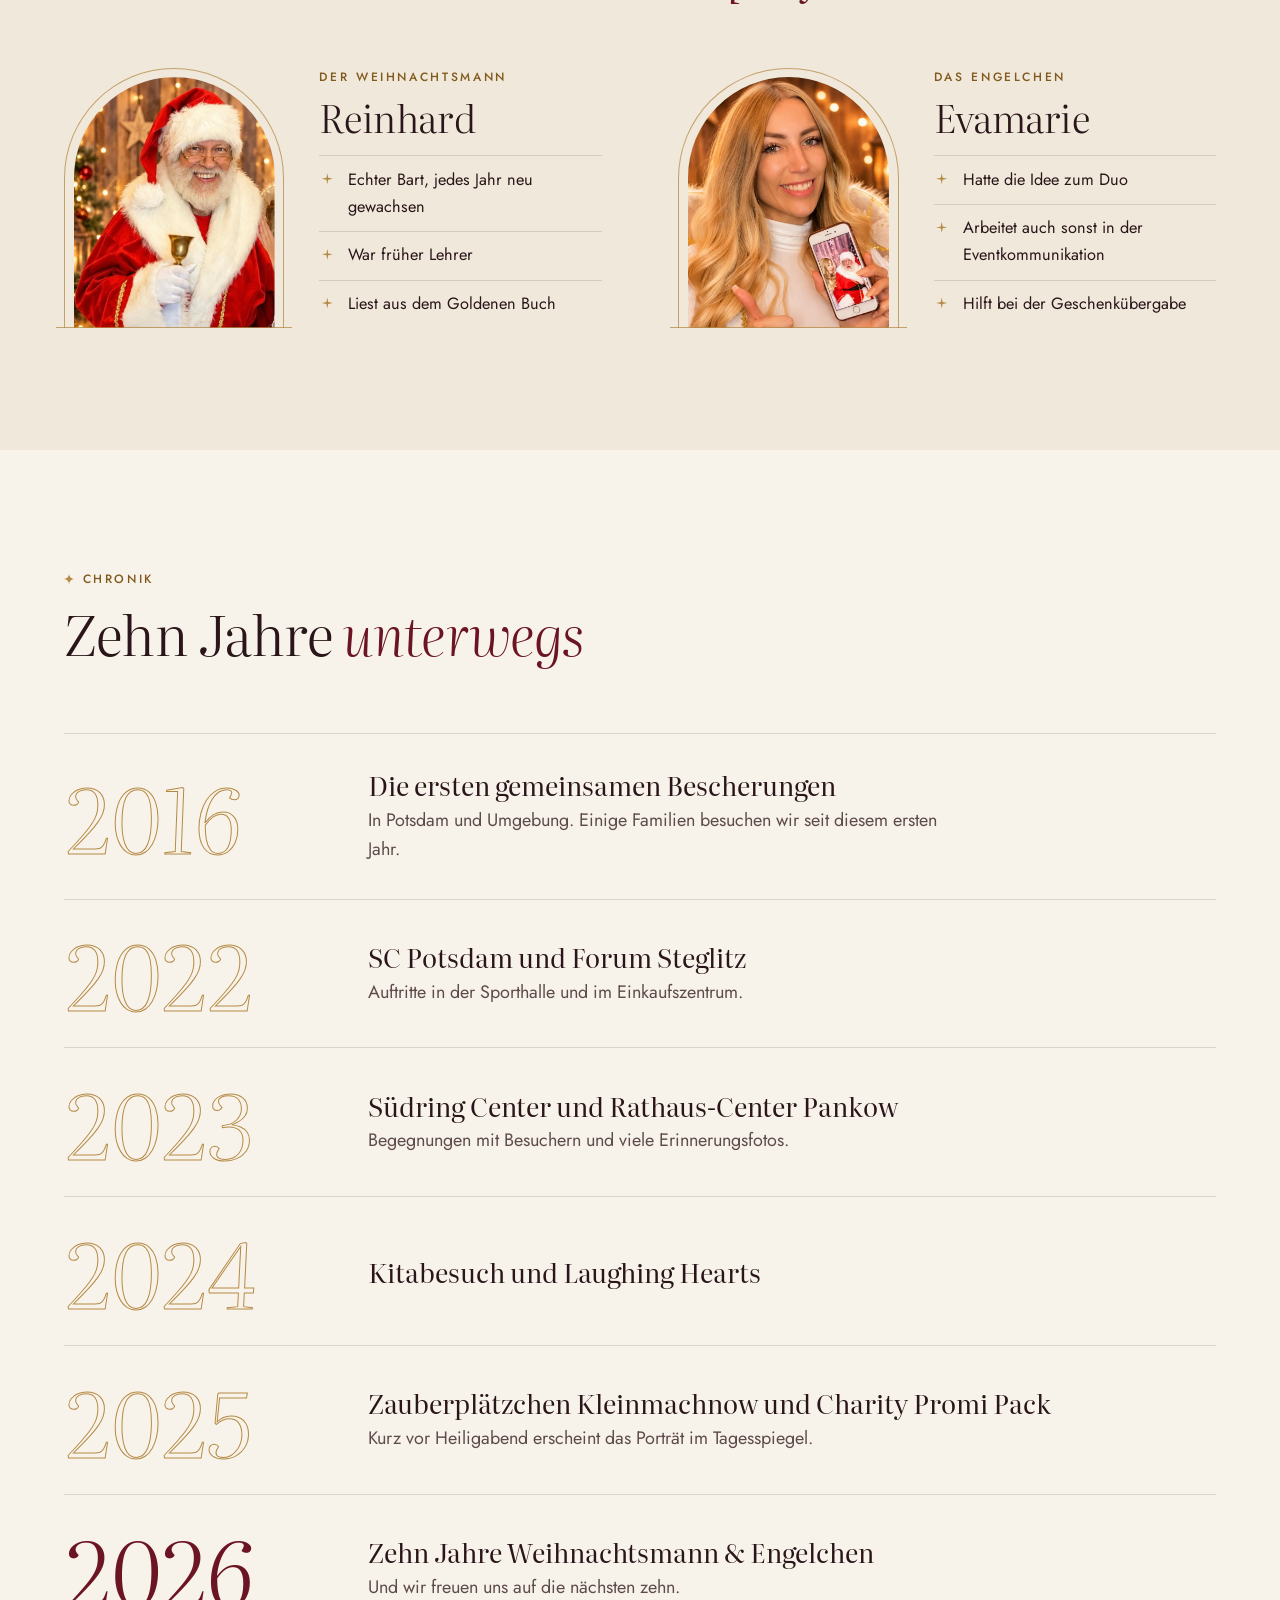
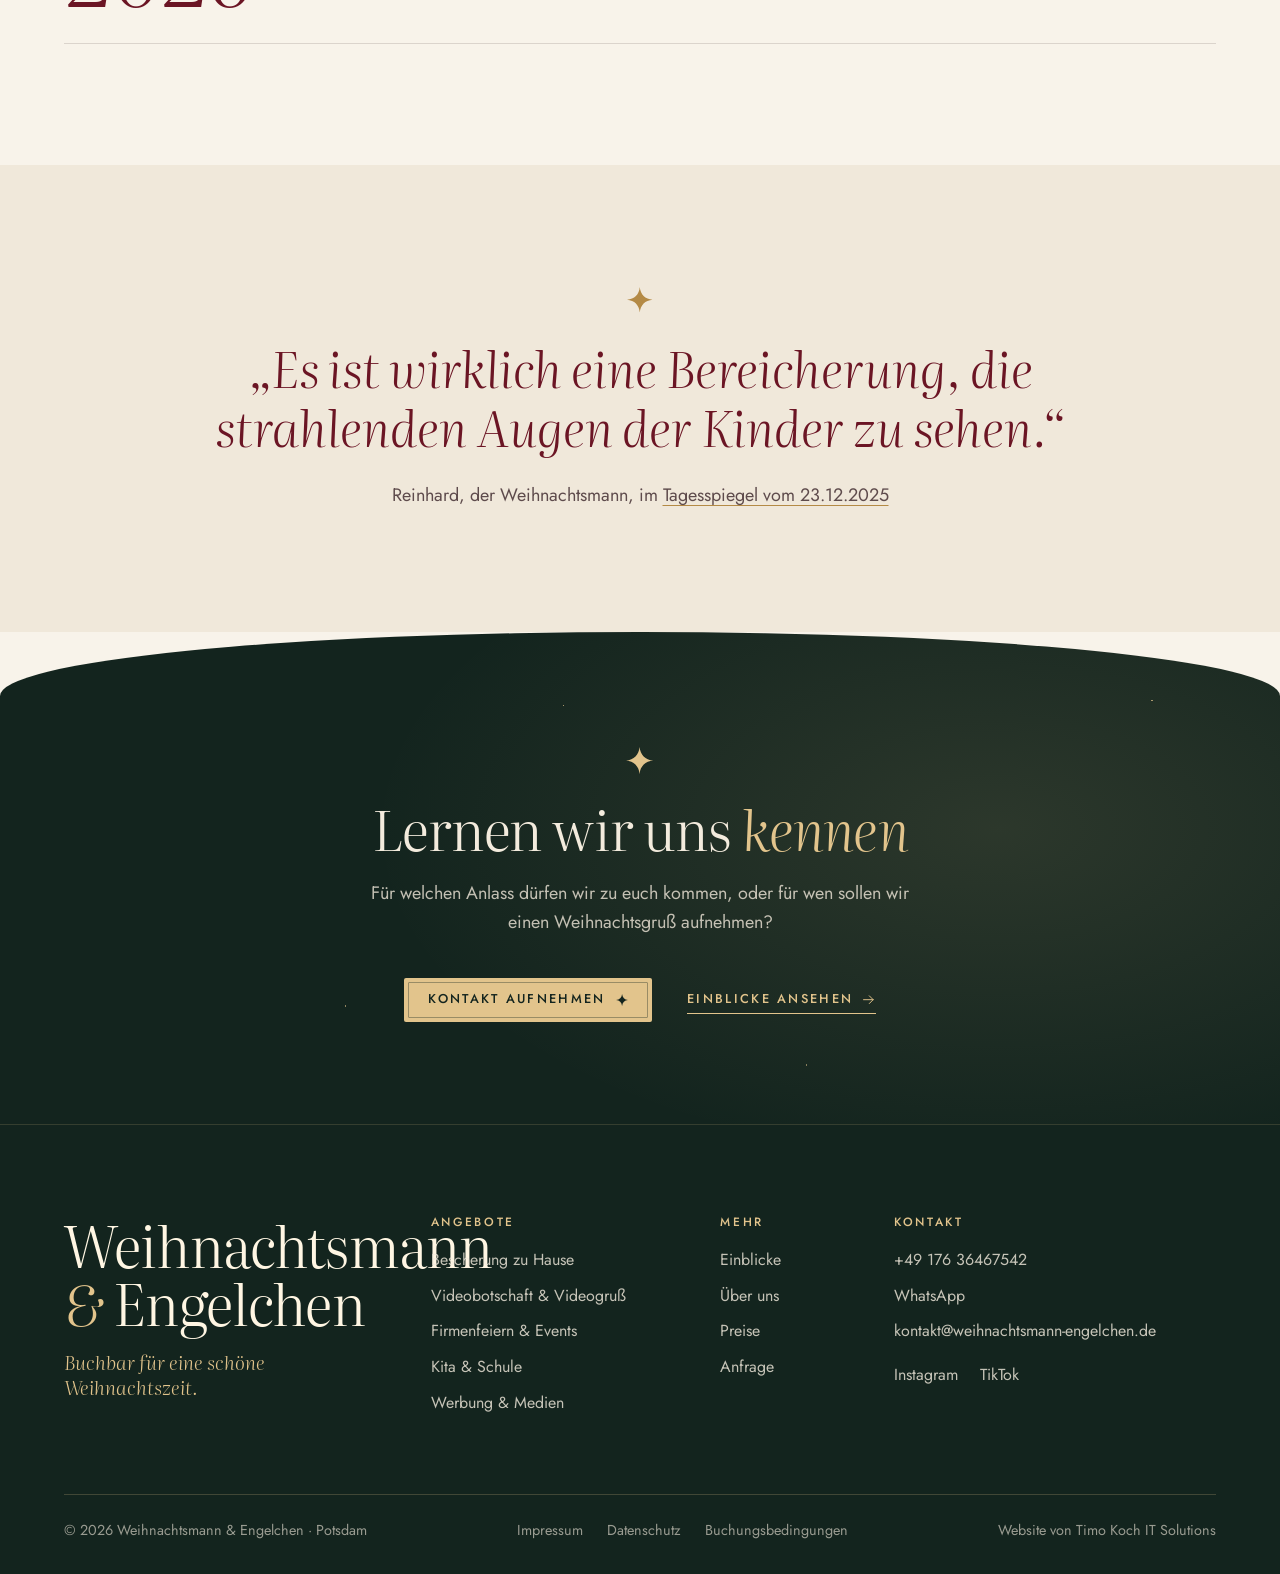
<file: ueber-uns/index.html>
<!doctype html>
<html lang="de">
<head>
  <meta charset="utf-8">
  <meta name="viewport" content="width=device-width, initial-scale=1">
  <title>Über uns | Weihnachtsmann &amp; Engelchen</title>
  <meta name="description" content="Reinhard und Evamarie Pfitzner aus Potsdam: im Alltag Vater und Tochter, zur Weihnachtszeit seit 2016 Weihnachtsmann mit echtem Bart und Engelchen.">
  <meta name="theme-color" content="#F8F3EA">

  <meta property="og:type" content="website">
  <meta property="og:locale" content="de_DE">
  <meta property="og:title" content="Über uns">
  <meta property="og:description" content="Reinhard und Evamarie Pfitzner aus Potsdam: im Alltag Vater und Tochter, zur Weihnachtszeit seit 2016 Weihnachtsmann mit echtem Bart und Engelchen.">
  <meta property="og:image" content="../Bilder/hero-weihnachtsmann-engelchen.webp">

  <link rel="icon" href="../favicon.ico" sizes="any">
  <link rel="icon" type="image/png" sizes="32x32" href="../favicon-32x32.png">
  <link rel="icon" type="image/png" sizes="16x16" href="../favicon-16x16.png">
  <link rel="apple-touch-icon" sizes="180x180" href="../apple-touch-icon.png">

  <link rel="preload" href="../fonts/literata-72-light.woff2" as="font" type="font/woff2" crossorigin>
  <link rel="preload" href="../fonts/literata-72-light-italic.woff2" as="font" type="font/woff2" crossorigin>
  <link rel="preload" href="../fonts/jost-variable.woff2" as="font" type="font/woff2" crossorigin>
  <link rel="stylesheet" href="../css/style.css">
  <link rel="stylesheet" href="../css/seiten.css">
  <script>document.documentElement.classList.add('js');</script>
</head>
<body>

<svg class="unsichtbar" aria-hidden="true" focusable="false">
  <symbol id="stern" viewBox="0 0 24 24"><path d="M12 0c.6 7 5 11.4 12 12-7 .6-11.4 5-12 12-.6-7-5-11.4-12-12 7-.6 11.4-5 12-12z"/></symbol>
  <symbol id="pfeil" viewBox="0 0 24 24"><path d="M4 12h15M13 6l6 6-6 6" fill="none" stroke="currentColor" stroke-width="1.5" stroke-linecap="round" stroke-linejoin="round"/></symbol>
  <symbol id="winkel" viewBox="0 0 24 24"><path d="M6 9.5l6 6 6-6" fill="none" stroke="currentColor" stroke-width="1.5" stroke-linecap="round" stroke-linejoin="round"/></symbol>
  <symbol id="sprechblase" viewBox="0 0 24 24"><path d="M12 3.5a8.500 8.500 0 0 0-7.300 12.800L3.500 20.500l4.300-1.100A8.500 8.500 0 1 0 12 3.500z" fill="none" stroke="currentColor" stroke-width="1.5" stroke-linejoin="round"/></symbol>
  <symbol id="brief" viewBox="0 0 24 24"><path d="M3.5 6.500h17v11h-17zM3.500 7l8.500 6.500L20.500 7" fill="none" stroke="currentColor" stroke-width="1.5" stroke-linejoin="round"/></symbol>
  <symbol id="hoerer" viewBox="0 0 24 24"><path d="M6.200 3.800h3.100l1.500 4.200-2 1.500a11 11 0 0 0 5.700 5.700l1.500-2 4.200 1.500v3.100a2 2 0 0 1-2.200 2A16.500 16.500 0 0 1 4.200 6a2 2 0 0 1 2-2.200z" fill="none" stroke="currentColor" stroke-width="1.5" stroke-linejoin="round"/></symbol>
  <symbol id="abspielen" viewBox="0 0 24 24"><path d="M8 5.500v13l11-6.500z"/></symbol>
  <symbol id="kreuz" viewBox="0 0 24 24"><path d="M6 6l12 12M18 6L6 18" fill="none" stroke="currentColor" stroke-width="1.500" stroke-linecap="round"/></symbol>
  <symbol id="haken" viewBox="0 0 24 24"><path d="M5 12.500l4.500 4.500L19 7.500" fill="none" stroke="currentColor" stroke-width="1.600" stroke-linecap="round" stroke-linejoin="round"/></symbol>
</svg>

<a class="sprung" href="#inhalt">Zum Inhalt springen</a>
<canvas class="staub" id="staub" aria-hidden="true"></canvas>

<!-- ============ Kopf ============ -->
<header class="kopf" id="kopf">
  <div class="kopf__innen">
    <a class="marke" href="../" aria-label="Weihnachtsmann &amp; Engelchen, zur Startseite">
      <span class="marke__eins">Weihnachtsmann</span>
      <span class="marke__zwei"><em>&amp;</em>Engelchen</span>
    </a>

    <nav class="nav" id="nav" aria-label="Hauptnavigation">
      <div class="nav__gruppe" id="nav-angebote">
        <button class="nav__link nav__auf" type="button" aria-expanded="false" aria-controls="untermenue">Angebote<svg aria-hidden="true"><use href="#winkel"/></svg></button>
        <div class="untermenue" id="untermenue">
          <div class="untermenue__spalte">
            <p class="dachzeile">Für Familien</p>
            <a href="../bescherung/"><b>Bescherung zu Hause</b><small>Mit Goldenem Buch, bei euch im Wohnzimmer</small></a>
            <a href="../videos/"><b>Videobotschaft &amp; Videogruß</b><small>Persönlich, auch aus der Ferne</small></a>
          </div>
          <div class="untermenue__spalte">
            <p class="dachzeile">Für Unternehmen &amp; Einrichtungen</p>
            <a href="../firmen-events/"><b>Firmenfeiern &amp; Events</b><small>Feiern, Märkte, Einkaufszentren</small></a>
            <a href="../kita-schule/"><b>Kita &amp; Schule</b><small>Ruhig, kindgerecht, abgestimmt</small></a>
            <a href="../werbung-medien/"><b>Werbung &amp; Medien</b><small>Foto, Film, Fernsehen, Social Media</small></a>
          </div>
        </div>
      </div>
      <a class="nav__link" href="../einblicke/">Einblicke</a>
      <a class="nav__link" href="../ueber-uns/" aria-current="page">Über uns</a>
      <a class="nav__link" href="../preise/">Preise</a>
      <a class="knopf knopf--klein" href="../anfrage/"><span>Termin anfragen</span></a>
    </nav>

    <button class="menue" id="menue" type="button" aria-expanded="false" aria-controls="nav">
      <span class="menue__striche" aria-hidden="true"></span>
      <span class="nur-vorlesen">Menü</span>
    </button>

    <button class="glocke" id="glocke" type="button" aria-label="Glocke läuten">
      <span class="glocke__faden" aria-hidden="true"></span>
      <svg class="glocke__bild" viewBox="0 0 64 64" aria-hidden="true">
        <defs>
          <linearGradient id="messing" x1="0" y1="0" x2="1" y2="1">
            <stop offset="0" stop-color="#F1DBA9"/>
            <stop offset=".45" stop-color="#C79A4E"/>
            <stop offset="1" stop-color="#8C672B"/>
          </linearGradient>
        </defs>
        <circle cx="32" cy="10.5" r="4" fill="none" stroke="url(#messing)" stroke-width="2.2"/>
        <circle class="glocke__kloeppel" cx="32" cy="55" r="3.8" fill="url(#messing)"/>
        <path d="M32 15c-10 0-13 9-13 18 0 7-3 11-7 15h40c-4-4-7-8-7-15 0-9-3-18-13-18z" fill="url(#messing)"/>
        <rect x="10" y="46.5" width="44" height="4.5" rx="2.2" fill="url(#messing)"/>
        <path d="M25.5 21.5c-2.2 2.8-3 7-3 11.5" fill="none" stroke="#FFF6DD" stroke-width="1.6" stroke-linecap="round" opacity=".7"/>
      </svg>
      <span class="glocke__tipp" aria-hidden="true">Läuten erlaubt</span>
    </button>
  </div>
</header>

<main id="inhalt">

  <section class="seitenkopf" aria-labelledby="seitentitel">
    <div class="seitenkopf__innen">
      <div>
        <ol class="pfad" aria-label="Ihr seid hier">
          <li><a href="../">Start</a></li>
          <li>Über uns</li>
        </ol>
        <h1 class="seitenkopf__titel" id="seitentitel">Vater. Tochter. <em>Weihnachtsmann &amp; Engelchen.</em></h1>
        <p class="seitenkopf__lead">Im Alltag Vater und Tochter, zur Weihnachtszeit ein eingespieltes Team: seit 2016 mit echtem Bart, Goldenem Buch und viel Freude an der Begegnung.</p>
        <div class="seitenkopf__aktionen">
          <a class="knopf" href="../anfrage/"><span>Kontakt aufnehmen</span><svg aria-hidden="true"><use href="#stern"/></svg></a>
          <a class="textlink" href="#chronik">Zehn Jahre im Überblick<svg aria-hidden="true"><use href="#pfeil"/></svg></a>
        </div>
      </div>
      <div class="seitenkopf__bild">
        <span class="licht licht--1" aria-hidden="true"></span>
        <span class="licht licht--2" aria-hidden="true"></span>
        <div class="fenster fenster--hoch">
          <div class="fenster__glas">
            <img src="../Bilder/team-vater-tochter.webp"
                 srcset="../Bilder/team-vater-tochter-640.webp 640w, ../Bilder/team-vater-tochter.webp 1200w"
                 sizes="(min-width: 960px) 36vw, 92vw" width="1200" height="900" fetchpriority="high"
                 alt="Nahaufnahme: Das Engelchen lehnt sich lachend an die Schulter des Weihnachtsmanns">
          </div>
        </div>
        <div class="siegel" aria-label="Zehn Jahre Weihnachtsmann und Engelchen, 2016 bis 2026" role="img">
          <svg class="siegel__ring" viewBox="0 0 120 120" aria-hidden="true">
            <defs><path id="kreis" d="M60 60m-46 0a46 46 0 1 1 92 0a46 46 0 1 1-92 0"/></defs>
            <text><textPath href="#kreis" startOffset="0">Weihnachtsmann &amp; Engelchen · 2016 – 2026 · </textPath></text>
          </svg>
          <span class="siegel__mitte"><b>10</b><i>Jahre</i></span>
        </div>
        <svg class="funke funke--1" aria-hidden="true"><use href="#stern"/></svg>
      </div>
    </div>
  </section>

  <!-- Geschichte -->
  <section class="abschnitt" aria-labelledby="geschichte-titel">
    <div class="spalten spalten--oben">
      <div class="zeig">
        <p class="dachzeile"><svg aria-hidden="true"><use href="#stern"/></svg>Wie alles begann</p>
        <h2 class="titel" id="geschichte-titel">Am Anfang stand <em>ein echter Bart</em></h2>
        <p class="lauftext">Das Engelchen gab es zuerst. Evamarie war schon in Weiß unterwegs, bevor ihr Vater dazukam. Erst sein echter, weißer Bart brachte sie auf die Idee, gemeinsam aufzutreten.</p>
        <p class="lauftext">Seitdem lässt Reinhard den Bart jedes Jahr ab dem Sommer wachsen. Wenn der letzte Termin vorbei ist, kommt er wieder ab.</p>
        <p class="lauftext">Aus den ersten Bescherungen in Potsdam sind zehn Jahre geworden: mit Familien, die wir seit dem ersten Jahr besuchen, und mit Auftritten in ganz Berlin und Brandenburg.</p>
      </div>
      <div class="blatt zeig" style="--warte:.12s">
        <svg class="blatt__stern" aria-hidden="true"><use href="#stern"/></svg>
        <p class="blatt__titel">Was uns wichtig ist</p>
        <ul class="sternliste">
          <li><b>Zeit für die Familie</b><span>Bei einer Bescherung zählt die Begegnung, nicht die Uhr.</span></li>
          <li><b>Passend zum Anlass</b><span>Bei Veranstaltungen stimmen wir uns auf Gäste und Ablauf ab.</span></li>
          <li><b>Vorher besprochen</b><span>Ihr wisst, was euch erwartet, und wir wissen, was euren Moment besonders macht.</span></li>
        </ul>
      </div>
    </div>
  </section>

  <!-- Steckbriefe -->
  <section class="abschnitt abschnitt--leinen" aria-labelledby="steckbrief-titel">
    <div class="abschnitt__kopf zeig">
      <p class="dachzeile"><svg aria-hidden="true"><use href="#stern"/></svg>Das Team</p>
      <h2 class="titel" id="steckbrief-titel">Zwei Menschen, <em>ein Herzensprojekt</em></h2>
    </div>
    <div class="steckbriefe">
      <article class="steckbrief zeig">
        <div class="steckbrief__bild">
          <div class="fenster">
            <div class="fenster__glas">
              <img src="../Bilder/portrait-weihnachtsmann.webp" width="690" height="862" loading="lazy"
                   alt="Der Weihnachtsmann mit echtem weißem Bart und Brille läutet lachend eine Messingglocke">
            </div>
          </div>
        </div>
        <div>
          <p class="dachzeile">Der Weihnachtsmann</p>
          <h3>Reinhard</h3>
          <ul class="sternliste">
            <li>Echter Bart, jedes Jahr neu gewachsen</li>
            <li>War früher Lehrer</li>
            <li>Liest aus dem Goldenen Buch</li>
          </ul>
        </div>
      </article>
      <article class="steckbrief zeig" style="--warte:.12s">
        <div class="steckbrief__bild">
          <div class="fenster">
            <div class="fenster__glas">
              <img src="../Bilder/portrait-engelchen.webp" width="760" height="950" loading="lazy"
                   alt="Das Engelchen mit langen blonden Haaren und weißen Flügeln lächelt in die Kamera">
            </div>
          </div>
        </div>
        <div>
          <p class="dachzeile">Das Engelchen</p>
          <h3>Evamarie</h3>
          <ul class="sternliste">
            <li>Hatte die Idee zum Duo</li>
            <li>Arbeitet auch sonst in der Eventkommunikation</li>
            <li>Hilft bei der Geschenkübergabe</li>
          </ul>
        </div>
      </article>
    </div>
  </section>

  <!-- Chronik -->
  <section class="abschnitt" id="chronik" aria-labelledby="chronik-titel">
    <div class="abschnitt__kopf zeig">
      <p class="dachzeile"><svg aria-hidden="true"><use href="#stern"/></svg>Chronik</p>
      <h2 class="titel" id="chronik-titel">Zehn Jahre <em>unterwegs</em></h2>
    </div>
    <ol class="chronik">
      <li class="zeig">
        <span class="chronik__jahr">2016</span>
        <div><h3>Die ersten gemeinsamen Bescherungen</h3><p>In Potsdam und Umgebung. Einige Familien besuchen wir seit diesem ersten Jahr.</p></div>
      </li>
      <li class="zeig">
        <span class="chronik__jahr">2022</span>
        <div><h3>SC Potsdam und Forum Steglitz</h3><p>Auftritte in der Sporthalle und im Einkaufszentrum.</p></div>
      </li>
      <li class="zeig">
        <span class="chronik__jahr">2023</span>
        <div><h3>Südring Center und Rathaus-Center Pankow</h3><p>Begegnungen mit Besuchern und viele Erinnerungsfotos.</p></div>
      </li>
      <li class="zeig">
        <span class="chronik__jahr">2024</span>
        <div><h3>Kitabesuch und Laughing Hearts</h3></div>
      </li>
      <li class="zeig">
        <span class="chronik__jahr">2025</span>
        <div><h3>Zauberplätzchen Kleinmachnow und Charity Promi Pack</h3><p>Kurz vor Heiligabend erscheint das Porträt im Tagesspiegel.</p></div>
      </li>
      <li class="zeig">
        <span class="chronik__jahr">2026</span>
        <div><h3>Zehn Jahre Weihnachtsmann &amp; Engelchen</h3><p>Und wir freuen uns auf die nächsten zehn.</p></div>
      </li>
    </ol>
  </section>

  <!-- Zitat -->
  <section class="abschnitt abschnitt--leinen">
    <figure class="grosszitat zeig">
      <svg aria-hidden="true"><use href="#stern"/></svg>
      <blockquote>„Es ist wirklich eine Bereicherung, die strahlenden Augen der Kinder zu sehen.“</blockquote>
      <figcaption>Reinhard, der Weihnachtsmann, im <a href="https://www.tagesspiegel.de/potsdam/landeshauptstadt/die-stars-des-heiligen-abends-vater-und-tochter-bringen-potsdamer-kinderaugen-zum-leuchten--als-weihnachtsmann-und-engel-15067483.html" target="_blank" rel="noopener">Tagesspiegel vom 23.12.2025</a></figcaption>
    </figure>
  </section>

  <!-- Abschluss -->
  <section class="abschluss" aria-labelledby="abschluss-titel">
    <div class="nacht abschluss__flaeche">
      <div class="abschluss__innen zeig">
        <svg class="abschluss__stern" aria-hidden="true"><use href="#stern"/></svg>
        <h2 class="titel" id="abschluss-titel">Lernen wir uns <em>kennen</em></h2>
        <p>Für welchen Anlass dürfen wir zu euch kommen, oder für wen sollen wir einen Weihnachtsgruß aufnehmen?</p>
        <div class="abschluss__aktionen">
          <a class="knopf knopf--gold" href="../anfrage/"><span>Kontakt aufnehmen</span><svg aria-hidden="true"><use href="#stern"/></svg></a>
          <a class="textlink textlink--hell" href="../einblicke/">Einblicke ansehen<svg aria-hidden="true"><use href="#pfeil"/></svg></a>
        </div>
      </div>
    </div>
  </section>
</main>

<!-- ============ Fuß ============ -->
<footer class="fuss">
  <div class="fuss__innen">
    <div class="fuss__marke">
      <p class="fuss__name">Weihnachtsmann <em>&amp;</em> Engelchen</p>
      <p class="fuss__spruch">Buchbar für eine schöne Weihnachtszeit.</p>
    </div>

    <nav class="fuss__spalte" aria-label="Angebote">
      <p class="dachzeile">Angebote</p>
      <a href="../bescherung/">Bescherung zu Hause</a>
      <a href="../videos/">Videobotschaft &amp; Videogruß</a>
      <a href="../firmen-events/">Firmenfeiern &amp; Events</a>
      <a href="../kita-schule/">Kita &amp; Schule</a>
      <a href="../werbung-medien/">Werbung &amp; Medien</a>
    </nav>

    <nav class="fuss__spalte" aria-label="Weitere Seiten">
      <p class="dachzeile">Mehr</p>
      <a href="../einblicke/">Einblicke</a>
      <a href="../ueber-uns/">Über uns</a>
      <a href="../preise/">Preise</a>
      <a href="../anfrage/">Anfrage</a>
    </nav>

    <div class="fuss__spalte">
      <p class="dachzeile">Kontakt</p>
      <a href="tel:+4917636467542">+49 176 36467542</a>
      <a href="https://wa.me/4917636467542" target="_blank" rel="noopener">WhatsApp</a>
      <a href="mailto:kontakt@weihnachtsmann-engelchen.de">kontakt@weihnachtsmann-engelchen.de</a>
      <span class="fuss__sozial"><a href="https://www.instagram.com/weihnachtsmann_und_engelchen/" target="_blank" rel="noopener">Instagram</a><a href="https://www.tiktok.com/@weihnachtsmann_und_engel" target="_blank" rel="noopener">TikTok</a></span>
    </div>
  </div>

  <div class="fuss__unten">
    <p>© <span data-jahr>2026</span> Weihnachtsmann &amp; Engelchen · Potsdam</p>
    <p class="fuss__recht">
      <a href="../impressum/">Impressum</a>
      <a href="../datenschutz/">Datenschutz</a>
      <a href="../buchungsbedingungen/">Buchungsbedingungen</a>
    </p>
    <p class="fuss__dank">Website von <a href="https://timokochitsolutions.de" target="_blank" rel="noopener">Timo Koch IT Solutions</a></p>
  </div>
</footer>

<a class="wa" id="wa" href="https://wa.me/4917636467542" target="_blank" rel="noopener" aria-label="Per WhatsApp schreiben">
  <svg aria-hidden="true"><use href="#sprechblase"/></svg><span>WhatsApp</span>
</a>

<script src="../js/main.js" defer></script>
<script src="../js/seiten.js" defer></script>
</body>
</html>
</file>
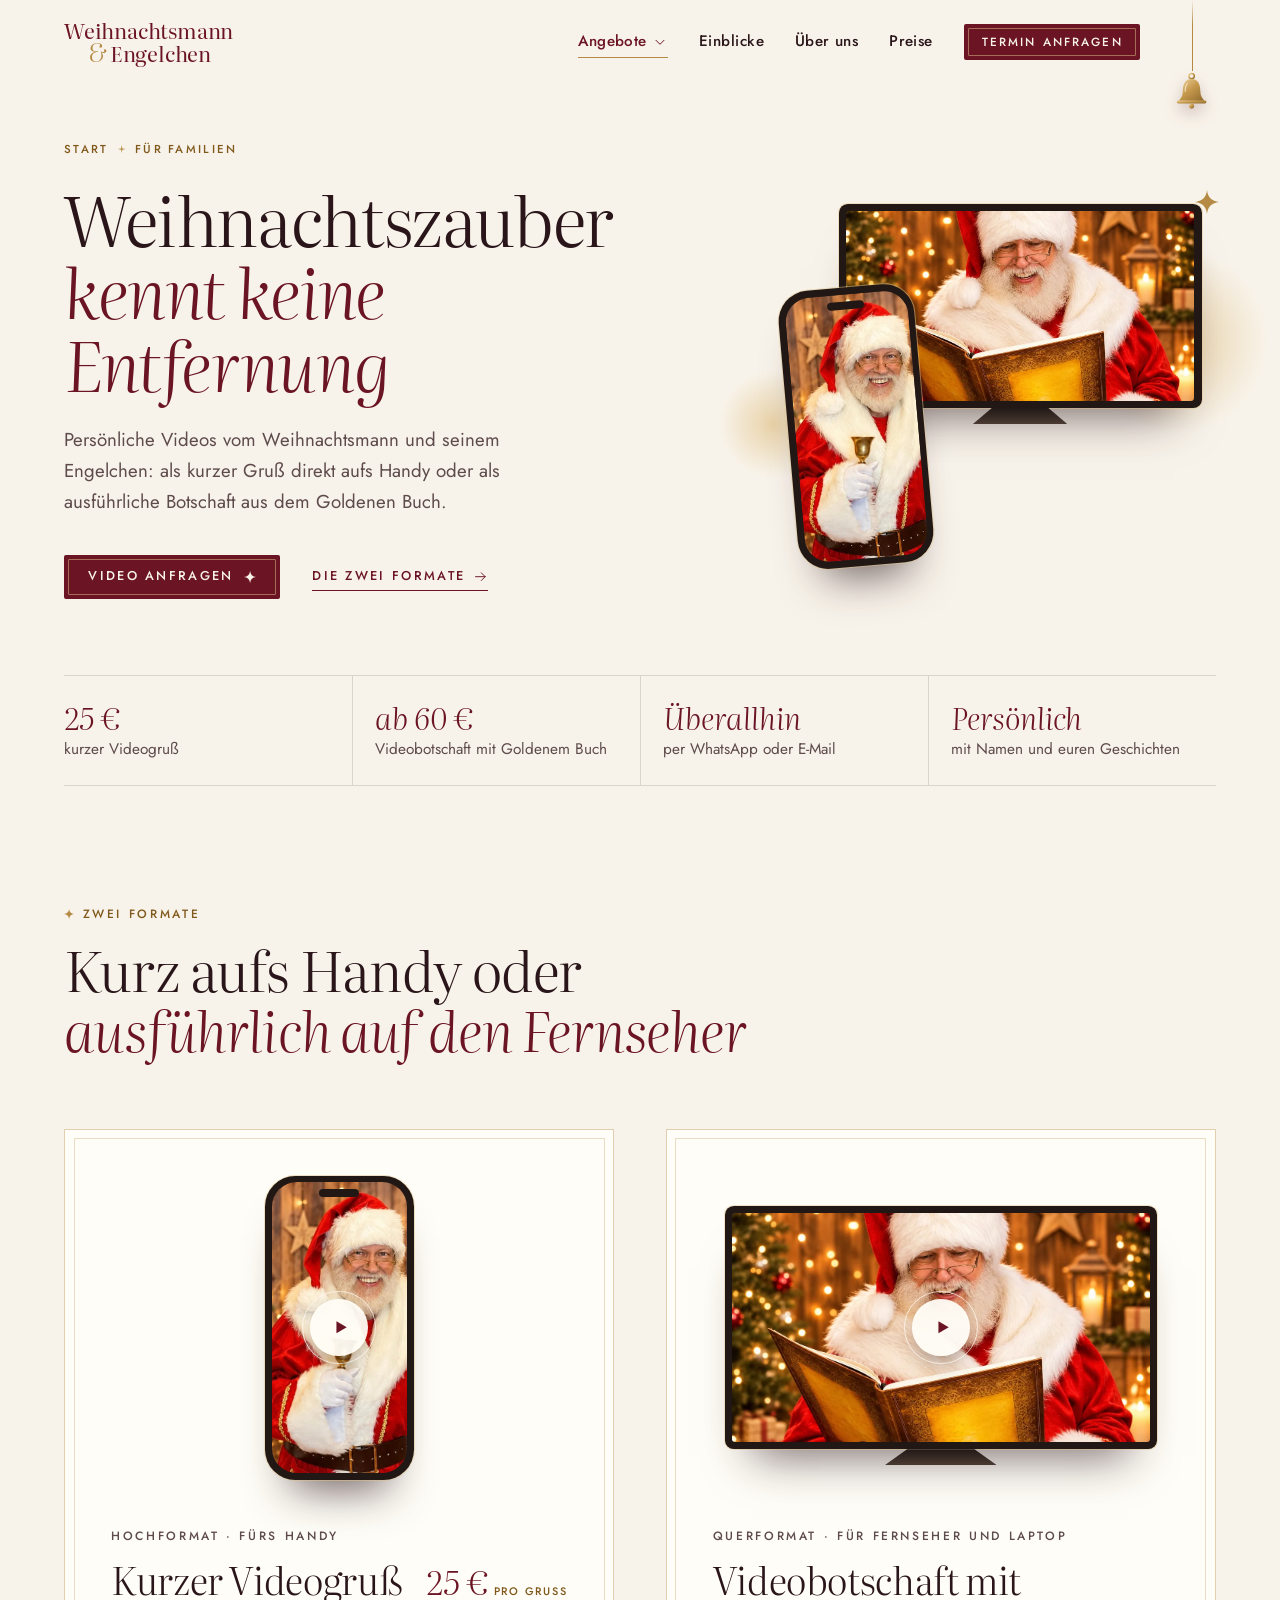
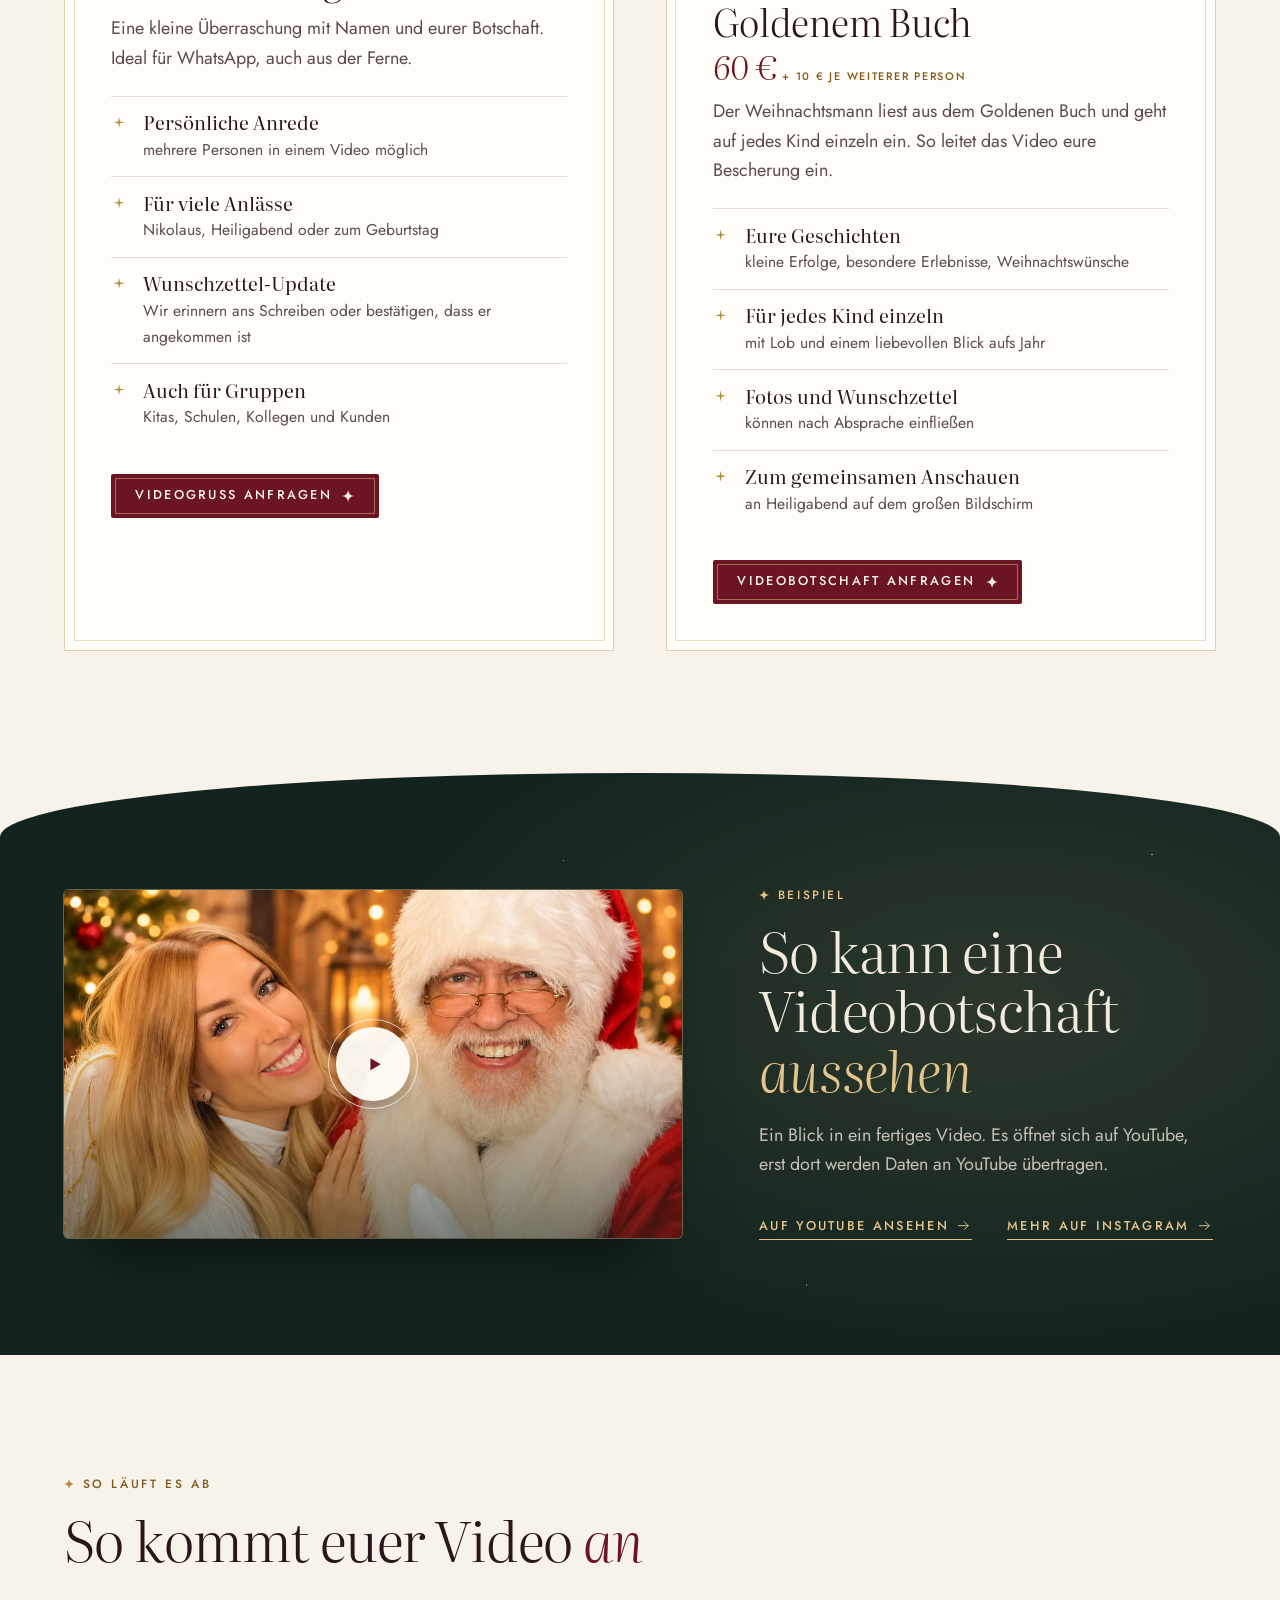
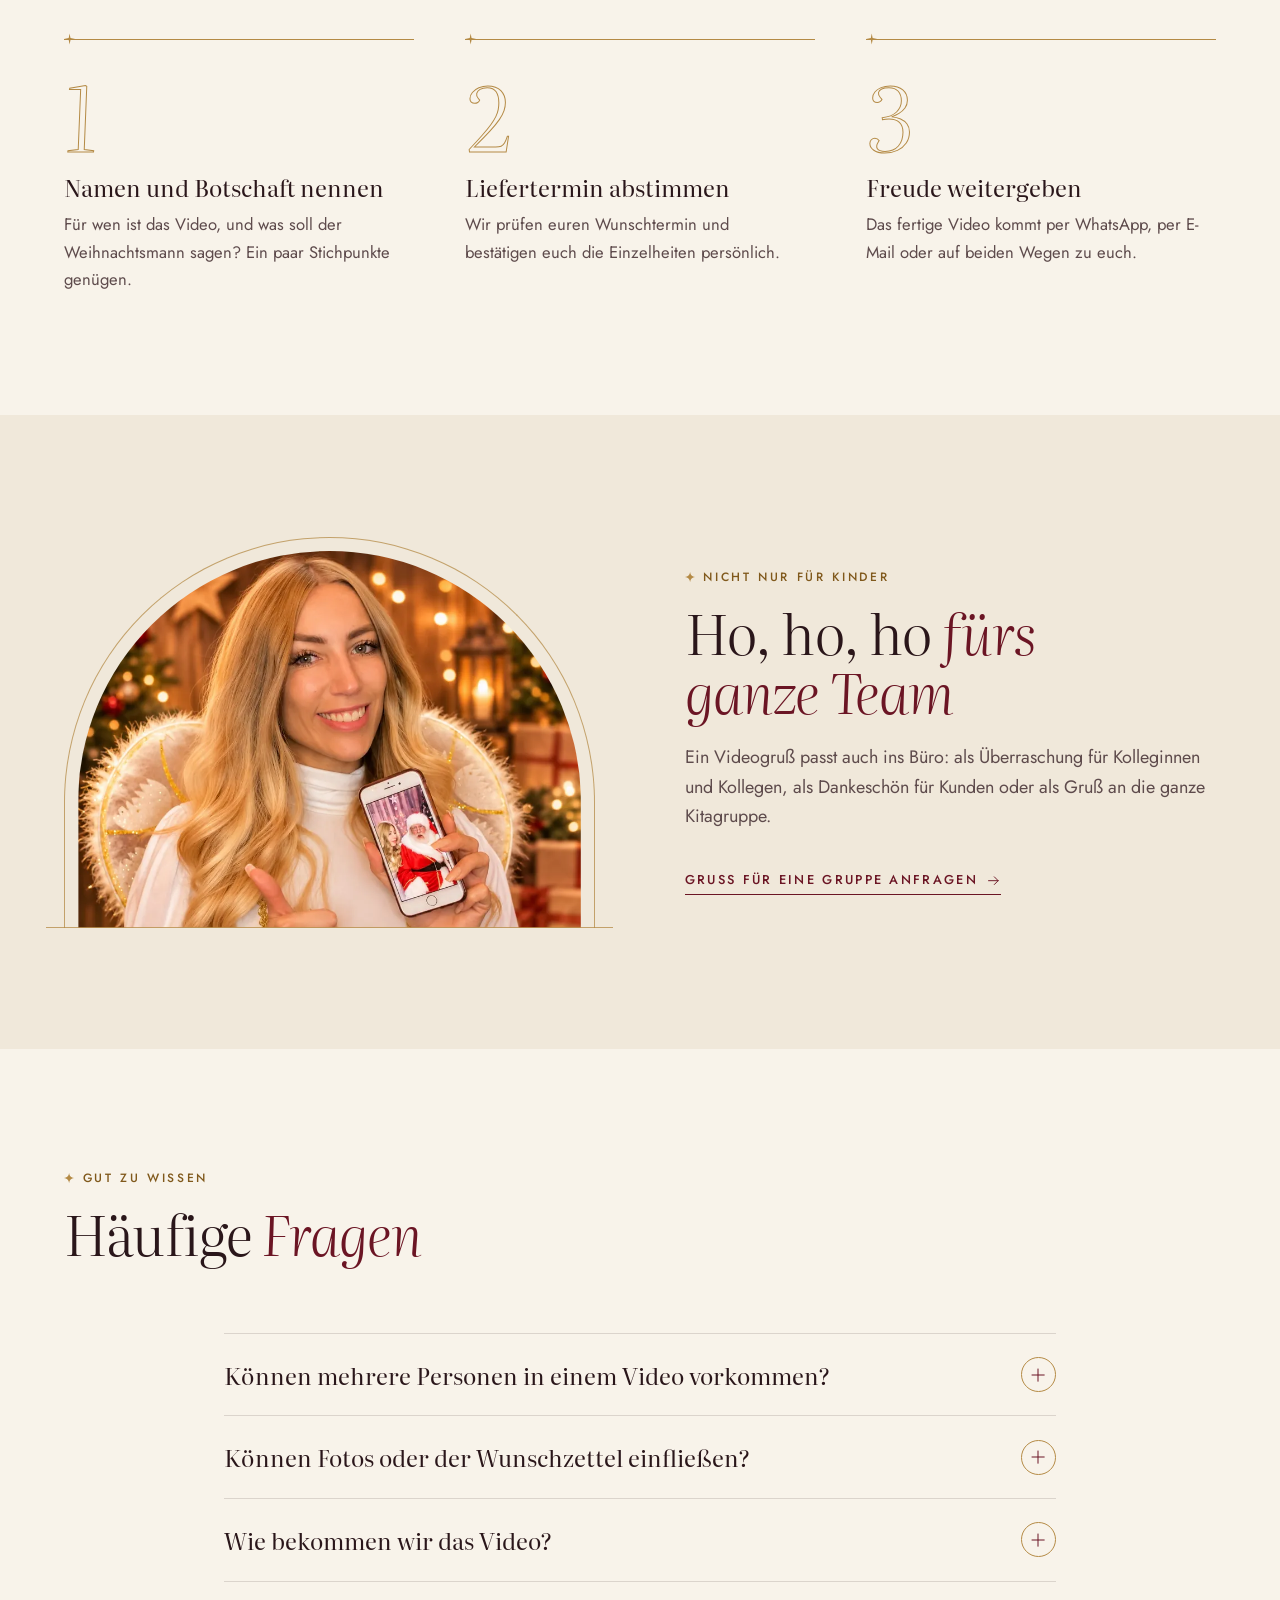
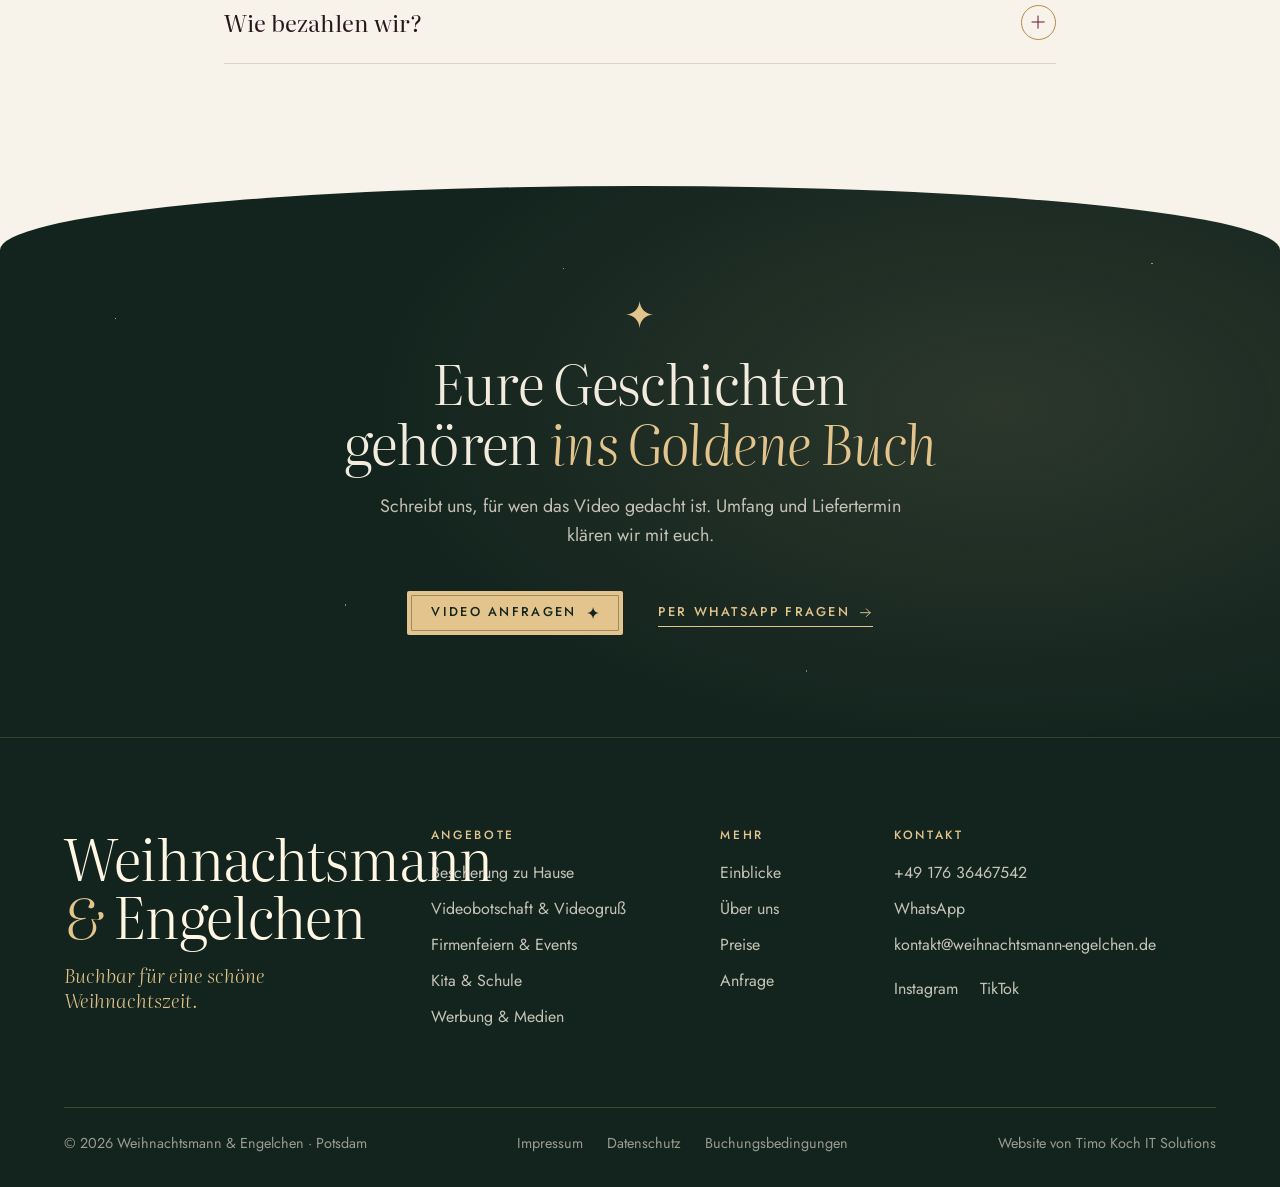
<file: videos/index.html>
<!doctype html>
<html lang="de">
<head>
  <meta charset="utf-8">
  <meta name="viewport" content="width=device-width, initial-scale=1">
  <title>Videobotschaft &amp; Videogruß | Weihnachtsmann &amp; Engelchen</title>
  <meta name="description" content="Persönliche Weihnachtsvideos vom Weihnachtsmann und seinem Engelchen: kurzer Videogruß fürs Handy ab 25 € oder ausführliche Videobotschaft mit Goldenem Buch ab 60 €.">
  <meta name="theme-color" content="#F8F3EA">

  <meta property="og:type" content="website">
  <meta property="og:locale" content="de_DE">
  <meta property="og:title" content="Videobotschaft &amp; Videogruß">
  <meta property="og:description" content="Persönliche Weihnachtsvideos vom Weihnachtsmann und seinem Engelchen: kurzer Videogruß fürs Handy ab 25 € oder ausführliche Videobotschaft mit Goldenem Buch ab 60 €.">
  <meta property="og:image" content="../Bilder/hero-weihnachtsmann-engelchen.webp">

  <link rel="icon" href="../favicon.ico" sizes="any">
  <link rel="icon" type="image/png" sizes="32x32" href="../favicon-32x32.png">
  <link rel="icon" type="image/png" sizes="16x16" href="../favicon-16x16.png">
  <link rel="apple-touch-icon" sizes="180x180" href="../apple-touch-icon.png">

  <link rel="preload" href="../fonts/literata-72-light.woff2" as="font" type="font/woff2" crossorigin>
  <link rel="preload" href="../fonts/literata-72-light-italic.woff2" as="font" type="font/woff2" crossorigin>
  <link rel="preload" href="../fonts/jost-variable.woff2" as="font" type="font/woff2" crossorigin>
  <link rel="stylesheet" href="../css/style.css">
  <link rel="stylesheet" href="../css/seiten.css">
  <script>document.documentElement.classList.add('js');</script>
</head>
<body>

<svg class="unsichtbar" aria-hidden="true" focusable="false">
  <symbol id="stern" viewBox="0 0 24 24"><path d="M12 0c.6 7 5 11.4 12 12-7 .6-11.4 5-12 12-.6-7-5-11.4-12-12 7-.6 11.4-5 12-12z"/></symbol>
  <symbol id="pfeil" viewBox="0 0 24 24"><path d="M4 12h15M13 6l6 6-6 6" fill="none" stroke="currentColor" stroke-width="1.5" stroke-linecap="round" stroke-linejoin="round"/></symbol>
  <symbol id="winkel" viewBox="0 0 24 24"><path d="M6 9.5l6 6 6-6" fill="none" stroke="currentColor" stroke-width="1.5" stroke-linecap="round" stroke-linejoin="round"/></symbol>
  <symbol id="sprechblase" viewBox="0 0 24 24"><path d="M12 3.5a8.500 8.500 0 0 0-7.300 12.800L3.500 20.500l4.300-1.100A8.500 8.500 0 1 0 12 3.500z" fill="none" stroke="currentColor" stroke-width="1.5" stroke-linejoin="round"/></symbol>
  <symbol id="brief" viewBox="0 0 24 24"><path d="M3.5 6.500h17v11h-17zM3.500 7l8.500 6.500L20.500 7" fill="none" stroke="currentColor" stroke-width="1.5" stroke-linejoin="round"/></symbol>
  <symbol id="hoerer" viewBox="0 0 24 24"><path d="M6.200 3.800h3.100l1.500 4.200-2 1.500a11 11 0 0 0 5.700 5.700l1.500-2 4.200 1.500v3.100a2 2 0 0 1-2.200 2A16.500 16.500 0 0 1 4.200 6a2 2 0 0 1 2-2.200z" fill="none" stroke="currentColor" stroke-width="1.5" stroke-linejoin="round"/></symbol>
  <symbol id="abspielen" viewBox="0 0 24 24"><path d="M8 5.500v13l11-6.500z"/></symbol>
  <symbol id="kreuz" viewBox="0 0 24 24"><path d="M6 6l12 12M18 6L6 18" fill="none" stroke="currentColor" stroke-width="1.500" stroke-linecap="round"/></symbol>
  <symbol id="haken" viewBox="0 0 24 24"><path d="M5 12.500l4.500 4.500L19 7.500" fill="none" stroke="currentColor" stroke-width="1.600" stroke-linecap="round" stroke-linejoin="round"/></symbol>
</svg>

<a class="sprung" href="#inhalt">Zum Inhalt springen</a>
<canvas class="staub" id="staub" aria-hidden="true"></canvas>

<!-- ============ Kopf ============ -->
<header class="kopf" id="kopf">
  <div class="kopf__innen">
    <a class="marke" href="../" aria-label="Weihnachtsmann &amp; Engelchen, zur Startseite">
      <span class="marke__eins">Weihnachtsmann</span>
      <span class="marke__zwei"><em>&amp;</em>Engelchen</span>
    </a>

    <nav class="nav" id="nav" aria-label="Hauptnavigation">
      <div class="nav__gruppe" id="nav-angebote">
        <button class="nav__link nav__auf" type="button" aria-expanded="false" aria-controls="untermenue" aria-current="true">Angebote<svg aria-hidden="true"><use href="#winkel"/></svg></button>
        <div class="untermenue" id="untermenue">
          <div class="untermenue__spalte">
            <p class="dachzeile">Für Familien</p>
            <a href="../bescherung/"><b>Bescherung zu Hause</b><small>Mit Goldenem Buch, bei euch im Wohnzimmer</small></a>
            <a href="../videos/"><b>Videobotschaft &amp; Videogruß</b><small>Persönlich, auch aus der Ferne</small></a>
          </div>
          <div class="untermenue__spalte">
            <p class="dachzeile">Für Unternehmen &amp; Einrichtungen</p>
            <a href="../firmen-events/"><b>Firmenfeiern &amp; Events</b><small>Feiern, Märkte, Einkaufszentren</small></a>
            <a href="../kita-schule/"><b>Kita &amp; Schule</b><small>Ruhig, kindgerecht, abgestimmt</small></a>
            <a href="../werbung-medien/"><b>Werbung &amp; Medien</b><small>Foto, Film, Fernsehen, Social Media</small></a>
          </div>
        </div>
      </div>
      <a class="nav__link" href="../einblicke/">Einblicke</a>
      <a class="nav__link" href="../ueber-uns/">Über uns</a>
      <a class="nav__link" href="../preise/">Preise</a>
      <a class="knopf knopf--klein" href="../anfrage/"><span>Termin anfragen</span></a>
    </nav>

    <button class="menue" id="menue" type="button" aria-expanded="false" aria-controls="nav">
      <span class="menue__striche" aria-hidden="true"></span>
      <span class="nur-vorlesen">Menü</span>
    </button>

    <button class="glocke" id="glocke" type="button" aria-label="Glocke läuten">
      <span class="glocke__faden" aria-hidden="true"></span>
      <svg class="glocke__bild" viewBox="0 0 64 64" aria-hidden="true">
        <defs>
          <linearGradient id="messing" x1="0" y1="0" x2="1" y2="1">
            <stop offset="0" stop-color="#F1DBA9"/>
            <stop offset=".45" stop-color="#C79A4E"/>
            <stop offset="1" stop-color="#8C672B"/>
          </linearGradient>
        </defs>
        <circle cx="32" cy="10.5" r="4" fill="none" stroke="url(#messing)" stroke-width="2.2"/>
        <circle class="glocke__kloeppel" cx="32" cy="55" r="3.8" fill="url(#messing)"/>
        <path d="M32 15c-10 0-13 9-13 18 0 7-3 11-7 15h40c-4-4-7-8-7-15 0-9-3-18-13-18z" fill="url(#messing)"/>
        <rect x="10" y="46.5" width="44" height="4.5" rx="2.2" fill="url(#messing)"/>
        <path d="M25.5 21.5c-2.2 2.8-3 7-3 11.5" fill="none" stroke="#FFF6DD" stroke-width="1.6" stroke-linecap="round" opacity=".7"/>
      </svg>
      <span class="glocke__tipp" aria-hidden="true">Läuten erlaubt</span>
    </button>
  </div>
</header>

<main id="inhalt">

  <section class="seitenkopf" aria-labelledby="seitentitel">
    <div class="seitenkopf__innen">
      <div>
        <ol class="pfad" aria-label="Ihr seid hier">
          <li><a href="../">Start</a></li>
          <li>Für Familien</li>
        </ol>
        <h1 class="seitenkopf__titel" id="seitentitel">Weihnachtszauber <em>kennt keine Entfernung</em></h1>
        <p class="seitenkopf__lead">Persönliche Videos vom Weihnachtsmann und seinem Engelchen: als kurzer Gruß direkt aufs Handy oder als ausführliche Botschaft aus dem Goldenen Buch.</p>
        <div class="seitenkopf__aktionen">
          <a class="knopf" href="../anfrage/?anlass=videobotschaft"><span>Video anfragen</span><svg aria-hidden="true"><use href="#stern"/></svg></a>
          <a class="textlink" href="#formate">Die zwei Formate<svg aria-hidden="true"><use href="#pfeil"/></svg></a>
        </div>
      </div>
      <div class="seitenkopf__bild">
        <span class="licht licht--1" aria-hidden="true"></span>
        <span class="licht licht--2" aria-hidden="true"></span>
        <div class="geraete zeig">
          <div class="schirm">
            <img src="../Bilder/goldenes-buch.webp" width="1100" height="825" fetchpriority="high"
                 alt="Videobotschaft im Querformat: Der Weihnachtsmann liest aus dem Goldenen Buch">
          </div>
          <div class="handy">
            <img src="../Bilder/video-hochformat.webp" width="485" height="862"
                 alt="Videogruß im Hochformat: Der Weihnachtsmann läutet lachend seine Glocke">
          </div>
        </div>
        <svg class="funke funke--1" aria-hidden="true"><use href="#stern"/></svg>
      </div>
    </div>

    <ul class="fakten" aria-label="Auf einen Blick">
      <li><b>25 €</b><span>kurzer Videogruß</span></li>
      <li><b>ab 60 €</b><span>Videobotschaft mit Goldenem Buch</span></li>
      <li><b>Überallhin</b><span>per WhatsApp oder E-Mail</span></li>
      <li><b>Persönlich</b><span>mit Namen und euren Geschichten</span></li>
    </ul>
  </section>

  <!-- Formate -->
  <section class="abschnitt" id="formate" aria-labelledby="formate-titel">
    <div class="abschnitt__kopf zeig">
      <p class="dachzeile"><svg aria-hidden="true"><use href="#stern"/></svg>Zwei Formate</p>
      <h2 class="titel" id="formate-titel">Kurz aufs Handy oder <em>ausführlich auf den Fernseher</em></h2>
    </div>

    <div class="formate">
      <article class="format zeig" id="videogruss">
        <div class="format__geraet">
          <div class="handy">
            <img src="../Bilder/video-hochformat.webp" width="485" height="862" loading="lazy" alt="">
            <span class="spielknopf" aria-hidden="true"><svg><use href="#abspielen"/></svg></span>
          </div>
        </div>
        <p class="dachzeile">Hochformat · fürs Handy</p>
        <div class="format__kopf">
          <h3>Kurzer Videogruß</h3>
          <p class="format__preis">25 €<small>pro Gruß</small></p>
        </div>
        <p>Eine kleine Überraschung mit Namen und eurer Botschaft. Ideal für WhatsApp, auch aus der Ferne.</p>
        <ul class="sternliste">
          <li><b>Persönliche Anrede</b><span>mehrere Personen in einem Video möglich</span></li>
          <li><b>Für viele Anlässe</b><span>Nikolaus, Heiligabend oder zum Geburtstag</span></li>
          <li><b>Wunschzettel-Update</b><span>Wir erinnern ans Schreiben oder bestätigen, dass er angekommen ist</span></li>
          <li><b>Auch für Gruppen</b><span>Kitas, Schulen, Kollegen und Kunden</span></li>
        </ul>
        <a class="knopf" href="../anfrage/?anlass=videogruss"><span>Videogruß anfragen</span><svg aria-hidden="true"><use href="#stern"/></svg></a>
      </article>

      <article class="format zeig" id="videobotschaft" style="--warte:.12s">
        <div class="format__geraet">
          <div class="schirm">
            <img src="../Bilder/goldenes-buch.webp" width="1100" height="825" loading="lazy" alt="">
            <span class="spielknopf" aria-hidden="true"><svg><use href="#abspielen"/></svg></span>
          </div>
        </div>
        <p class="dachzeile">Querformat · für Fernseher und Laptop</p>
        <div class="format__kopf">
          <h3>Videobotschaft mit Goldenem Buch</h3>
          <p class="format__preis">60 €<small>+ 10 € je weiterer Person</small></p>
        </div>
        <p>Der Weihnachtsmann liest aus dem Goldenen Buch und geht auf jedes Kind einzeln ein. So leitet das Video eure Bescherung ein.</p>
        <ul class="sternliste">
          <li><b>Eure Geschichten</b><span>kleine Erfolge, besondere Erlebnisse, Weihnachtswünsche</span></li>
          <li><b>Für jedes Kind einzeln</b><span>mit Lob und einem liebevollen Blick aufs Jahr</span></li>
          <li><b>Fotos und Wunschzettel</b><span>können nach Absprache einfließen</span></li>
          <li><b>Zum gemeinsamen Anschauen</b><span>an Heiligabend auf dem großen Bildschirm</span></li>
        </ul>
        <a class="knopf" href="../anfrage/?anlass=videobotschaft"><span>Videobotschaft anfragen</span><svg aria-hidden="true"><use href="#stern"/></svg></a>
      </article>
    </div>
  </section>

  <!-- Beispiel -->
  <section class="nacht flaeche-innen" aria-labelledby="beispiel-titel">
    <div class="beispiel">
      <a class="beispiel__film zeig" href="https://www.youtube.com/watch?v=37MS4vAp_Zc" target="_blank" rel="noopener" aria-label="Beispielvideo auf YouTube ansehen">
        <img src="../Bilder/team-vater-tochter.webp" width="1200" height="900" loading="lazy" alt="">
        <span class="spielknopf" aria-hidden="true"><svg><use href="#abspielen"/></svg></span>
      </a>
      <div class="zeig">
        <p class="dachzeile"><svg aria-hidden="true"><use href="#stern"/></svg>Beispiel</p>
        <h2 class="titel" id="beispiel-titel">So kann eine Videobotschaft <em>aussehen</em></h2>
        <p class="lauftext">Ein Blick in ein fertiges Video. Es öffnet sich auf YouTube, erst dort werden Daten an YouTube übertragen.</p>
        <div class="kanaele">
          <a class="textlink textlink--hell" href="https://www.youtube.com/watch?v=37MS4vAp_Zc" target="_blank" rel="noopener">Auf YouTube ansehen<svg aria-hidden="true"><use href="#pfeil"/></svg></a>
          <a class="textlink textlink--hell" href="https://www.instagram.com/weihnachtsmann_und_engelchen/" target="_blank" rel="noopener">Mehr auf Instagram<svg aria-hidden="true"><use href="#pfeil"/></svg></a>
        </div>
      </div>
    </div>
  </section>

  <!-- Ablauf -->
  <section class="abschnitt" aria-labelledby="ablauf-titel">
    <div class="abschnitt__kopf zeig">
      <p class="dachzeile"><svg aria-hidden="true"><use href="#stern"/></svg>So läuft es ab</p>
      <h2 class="titel" id="ablauf-titel">So kommt euer Video <em>an</em></h2>
    </div>
    <ol class="schritte">
      <li class="schritt zeig">
        <span class="schritt__nr" aria-hidden="true">1</span>
        <h3>Namen und Botschaft nennen</h3>
        <p>Für wen ist das Video, und was soll der Weihnachtsmann sagen? Ein paar Stichpunkte genügen.</p>
      </li>
      <li class="schritt zeig">
        <span class="schritt__nr" aria-hidden="true">2</span>
        <h3>Liefertermin abstimmen</h3>
        <p>Wir prüfen euren Wunschtermin und bestätigen euch die Einzelheiten persönlich.</p>
      </li>
      <li class="schritt zeig">
        <span class="schritt__nr" aria-hidden="true">3</span>
        <h3>Freude weitergeben</h3>
        <p>Das fertige Video kommt per WhatsApp, per E-Mail oder auf beiden Wegen zu euch.</p>
      </li>
    </ol>
  </section>

  <!-- Für Teams -->
  <section class="abschnitt abschnitt--leinen" aria-labelledby="teams-titel">
    <div class="spalten">
      <div class="spalten__bild spalten__bild--quer zeig">
        <div class="fenster">
          <div class="fenster__glas">
            <img src="../Bilder/videogruss.webp" width="900" height="675" loading="lazy"
                 alt="Das Engelchen zeigt lächelnd ein Handy, auf dem ein Videogruß vom Weihnachtsmann läuft">
          </div>
        </div>
      </div>
      <div class="zeig">
        <p class="dachzeile"><svg aria-hidden="true"><use href="#stern"/></svg>Nicht nur für Kinder</p>
        <h2 class="titel" id="teams-titel">Ho, ho, ho <em>fürs ganze Team</em></h2>
        <p class="lauftext">Ein Videogruß passt auch ins Büro: als Überraschung für Kolleginnen und Kollegen, als Dankeschön für Kunden oder als Gruß an die ganze Kitagruppe.</p>
        <p style="margin-top:2rem"><a class="textlink" href="../anfrage/?anlass=videogruss">Gruß für eine Gruppe anfragen<svg aria-hidden="true"><use href="#pfeil"/></svg></a></p>
      </div>
    </div>
  </section>

  <!-- Fragen -->
  <section class="abschnitt" aria-labelledby="fragen-titel">
    <div class="abschnitt__kopf zeig">
      <p class="dachzeile"><svg aria-hidden="true"><use href="#stern"/></svg>Gut zu wissen</p>
      <h2 class="titel" id="fragen-titel">Häufige <em>Fragen</em></h2>
    </div>
    <div class="faq zeig">
      <details class="faq__eintrag">
        <summary>Können mehrere Personen in einem Video vorkommen?<span class="faq__plus" aria-hidden="true"></span></summary>
        <div class="faq__antwort"><p>Ja. Beim kurzen Videogruß sind mehrere Namen möglich. Bei der Videobotschaft gilt der Grundpreis für eine Person, jede weitere kostet 10 € zusätzlich.</p></div>
      </details>
      <details class="faq__eintrag">
        <summary>Können Fotos oder der Wunschzettel einfließen?<span class="faq__plus" aria-hidden="true"></span></summary>
        <div class="faq__antwort"><p>Ja, bei der ausführlichen Videobotschaft nach vorheriger Abstimmung.</p></div>
      </details>
      <details class="faq__eintrag">
        <summary>Wie bekommen wir das Video?<span class="faq__plus" aria-hidden="true"></span></summary>
        <div class="faq__antwort"><p>Per WhatsApp, per E-Mail oder auf beiden Wegen. Den Liefertermin bestätigen wir euch persönlich.</p></div>
      </details>
      <details class="faq__eintrag">
        <summary>Wie bezahlen wir?<span class="faq__plus" aria-hidden="true"></span></summary>
        <div class="faq__antwort"><p>Per PayPal oder Überweisung. Die Zahlungsinformationen bekommt ihr mit unserer Bestätigung.</p></div>
      </details>
    </div>
  </section>

  <!-- Abschluss -->
  <section class="abschluss" aria-labelledby="abschluss-titel">
    <div class="nacht abschluss__flaeche">
      <div class="abschluss__innen zeig">
        <svg class="abschluss__stern" aria-hidden="true"><use href="#stern"/></svg>
        <h2 class="titel" id="abschluss-titel">Eure Geschichten gehören <em>ins Goldene Buch</em></h2>
        <p>Schreibt uns, für wen das Video gedacht ist. Umfang und Liefertermin klären wir mit euch.</p>
        <div class="abschluss__aktionen">
          <a class="knopf knopf--gold" href="../anfrage/?anlass=videobotschaft"><span>Video anfragen</span><svg aria-hidden="true"><use href="#stern"/></svg></a>
          <a class="textlink textlink--hell" href="https://wa.me/4917636467542" target="_blank" rel="noopener">Per WhatsApp fragen<svg aria-hidden="true"><use href="#pfeil"/></svg></a>
        </div>
      </div>
    </div>
  </section>
</main>

<!-- ============ Fuß ============ -->
<footer class="fuss">
  <div class="fuss__innen">
    <div class="fuss__marke">
      <p class="fuss__name">Weihnachtsmann <em>&amp;</em> Engelchen</p>
      <p class="fuss__spruch">Buchbar für eine schöne Weihnachtszeit.</p>
    </div>

    <nav class="fuss__spalte" aria-label="Angebote">
      <p class="dachzeile">Angebote</p>
      <a href="../bescherung/">Bescherung zu Hause</a>
      <a href="../videos/">Videobotschaft &amp; Videogruß</a>
      <a href="../firmen-events/">Firmenfeiern &amp; Events</a>
      <a href="../kita-schule/">Kita &amp; Schule</a>
      <a href="../werbung-medien/">Werbung &amp; Medien</a>
    </nav>

    <nav class="fuss__spalte" aria-label="Weitere Seiten">
      <p class="dachzeile">Mehr</p>
      <a href="../einblicke/">Einblicke</a>
      <a href="../ueber-uns/">Über uns</a>
      <a href="../preise/">Preise</a>
      <a href="../anfrage/">Anfrage</a>
    </nav>

    <div class="fuss__spalte">
      <p class="dachzeile">Kontakt</p>
      <a href="tel:+4917636467542">+49 176 36467542</a>
      <a href="https://wa.me/4917636467542" target="_blank" rel="noopener">WhatsApp</a>
      <a href="mailto:kontakt@weihnachtsmann-engelchen.de">kontakt@weihnachtsmann-engelchen.de</a>
      <span class="fuss__sozial"><a href="https://www.instagram.com/weihnachtsmann_und_engelchen/" target="_blank" rel="noopener">Instagram</a><a href="https://www.tiktok.com/@weihnachtsmann_und_engel" target="_blank" rel="noopener">TikTok</a></span>
    </div>
  </div>

  <div class="fuss__unten">
    <p>© <span data-jahr>2026</span> Weihnachtsmann &amp; Engelchen · Potsdam</p>
    <p class="fuss__recht">
      <a href="../impressum/">Impressum</a>
      <a href="../datenschutz/">Datenschutz</a>
      <a href="../buchungsbedingungen/">Buchungsbedingungen</a>
    </p>
    <p class="fuss__dank">Website von <a href="https://timokochitsolutions.de" target="_blank" rel="noopener">Timo Koch IT Solutions</a></p>
  </div>
</footer>

<a class="wa" id="wa" href="https://wa.me/4917636467542" target="_blank" rel="noopener" aria-label="Per WhatsApp schreiben">
  <svg aria-hidden="true"><use href="#sprechblase"/></svg><span>WhatsApp</span>
</a>

<script src="../js/main.js" defer></script>
<script src="../js/seiten.js" defer></script>
</body>
</html>
</file>
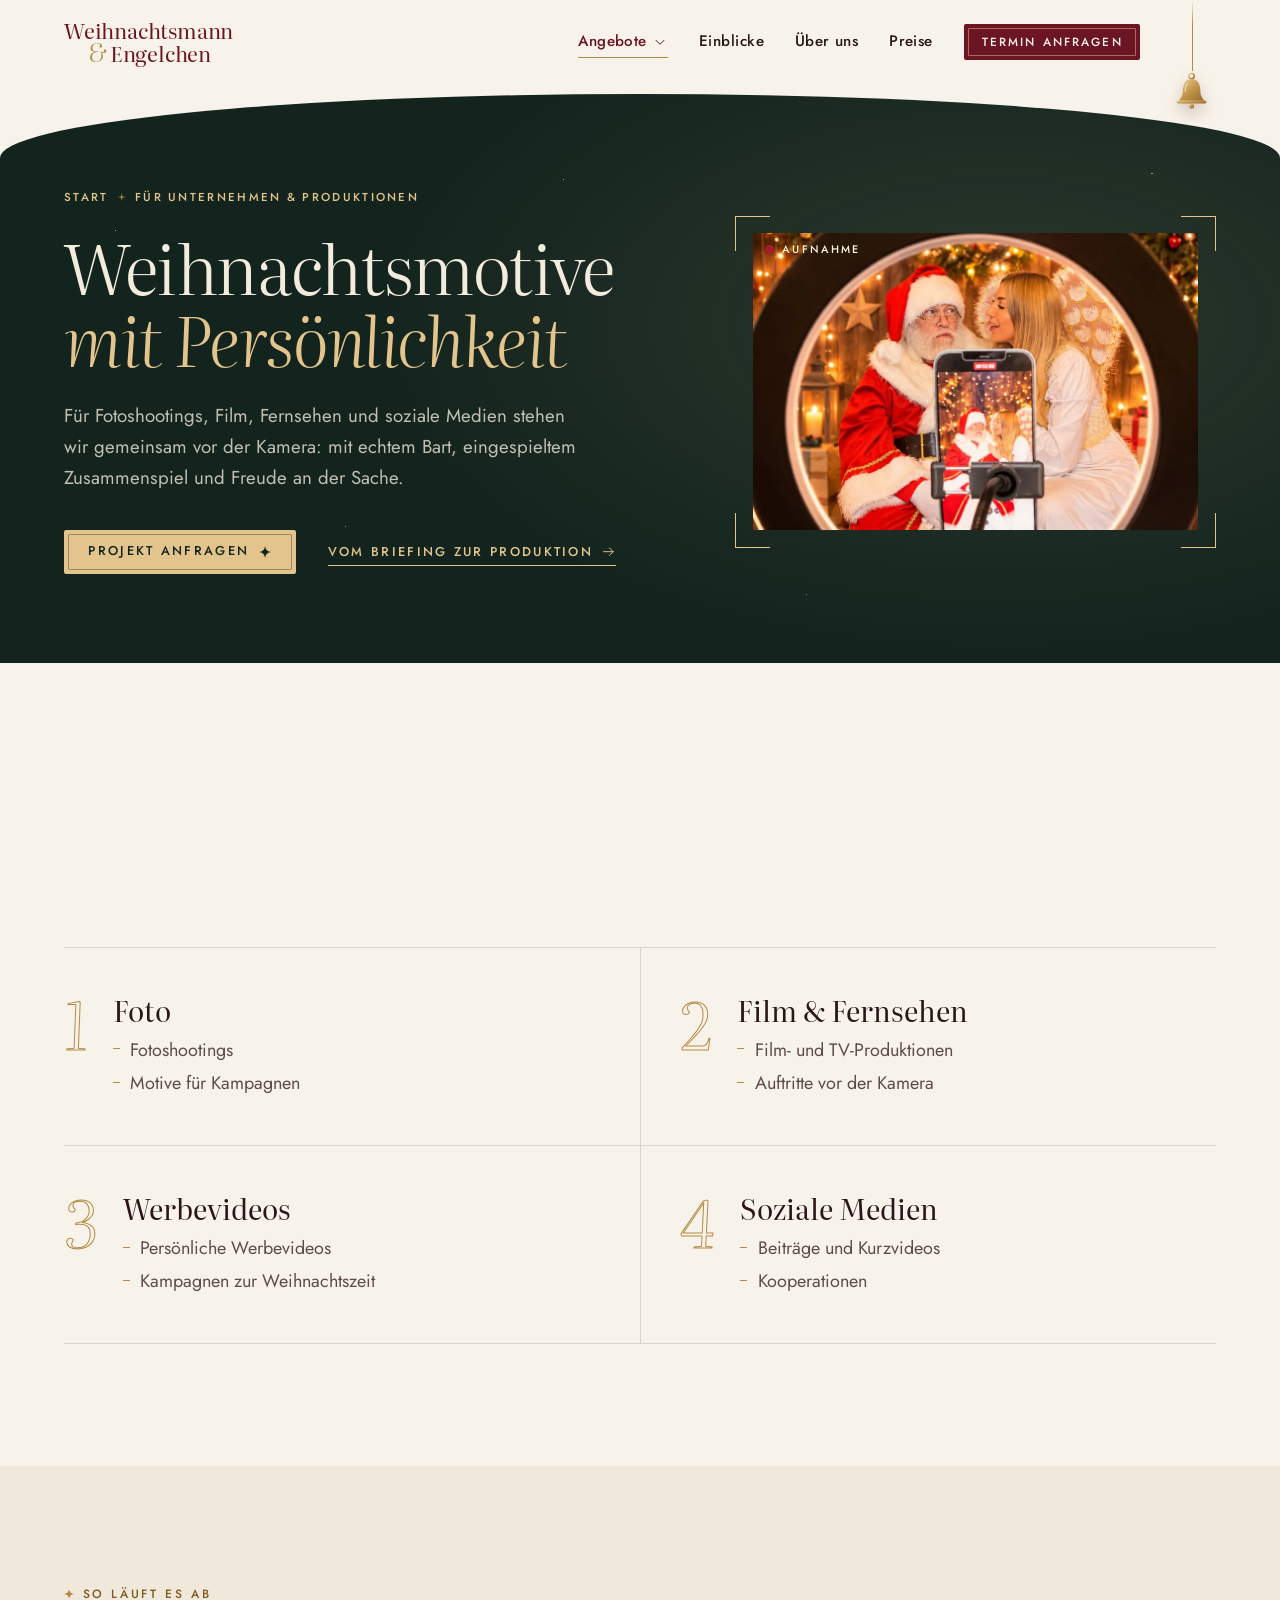
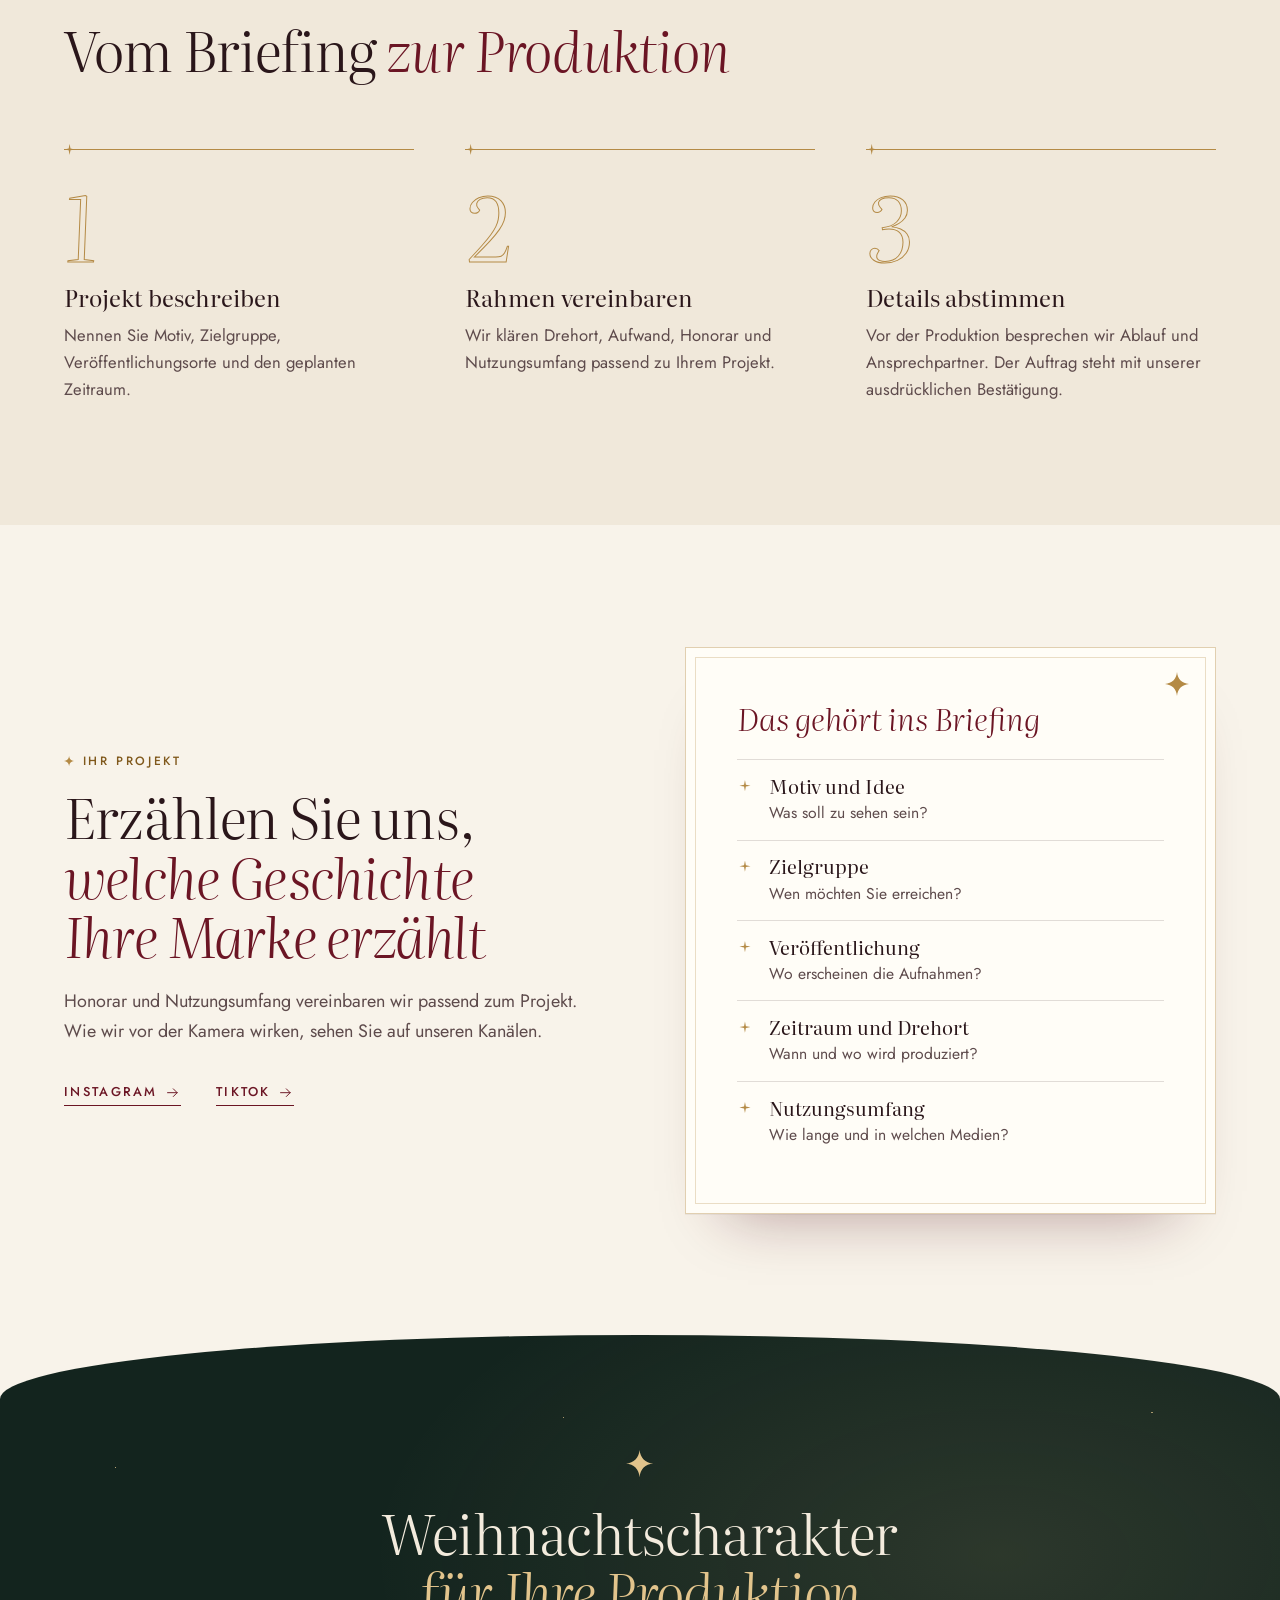
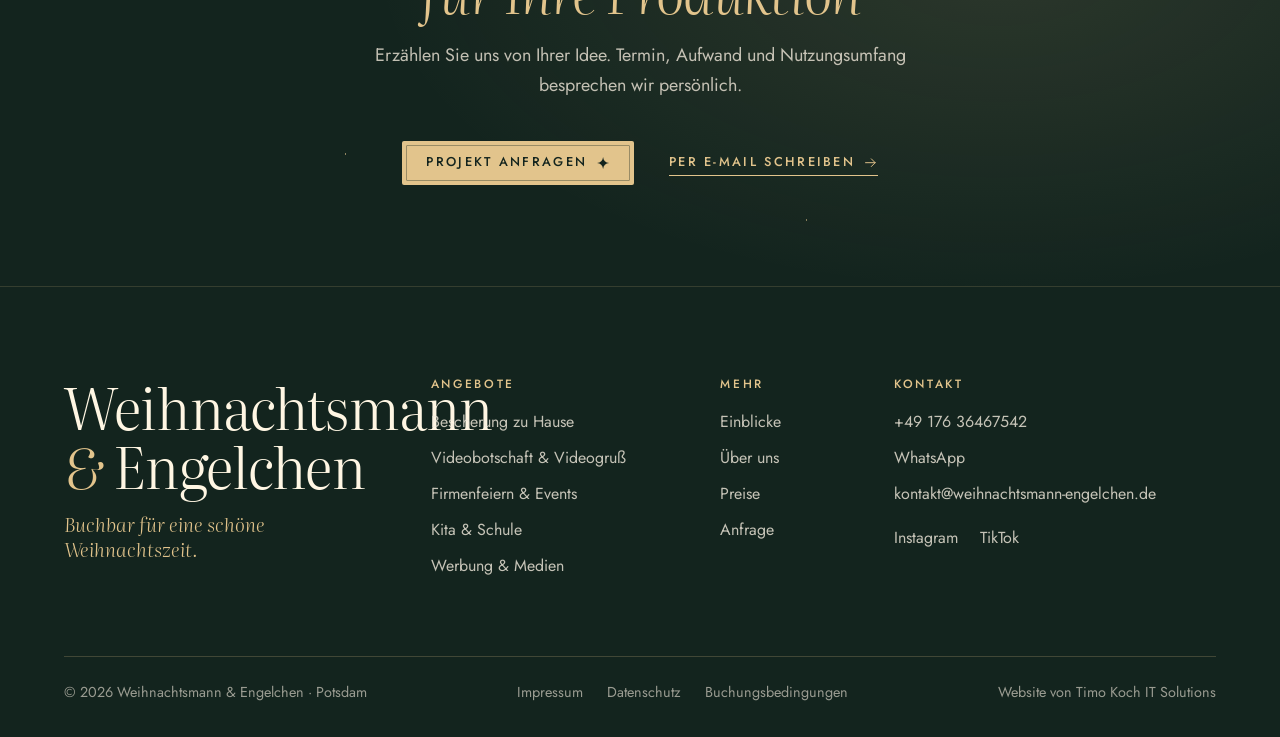
<file: werbung-medien/index.html>
<!doctype html>
<html lang="de">
<head>
  <meta charset="utf-8">
  <meta name="viewport" content="width=device-width, initial-scale=1">
  <title>Werbung &amp; Medien | Weihnachtsmann &amp; Engelchen</title>
  <meta name="description" content="Weihnachtsmann mit echtem Bart und Engelchen für Fotoshootings, Film, Fernsehen und soziale Medien. Ein eingespieltes Duo aus Potsdam für Ihre Weihnachtskampagne.">
  <meta name="theme-color" content="#F8F3EA">

  <meta property="og:type" content="website">
  <meta property="og:locale" content="de_DE">
  <meta property="og:title" content="Werbung &amp; Medien">
  <meta property="og:description" content="Weihnachtsmann mit echtem Bart und Engelchen für Fotoshootings, Film, Fernsehen und soziale Medien. Ein eingespieltes Duo aus Potsdam für Ihre Weihnachtskampagne.">
  <meta property="og:image" content="../Bilder/hero-weihnachtsmann-engelchen.webp">

  <link rel="icon" href="../favicon.ico" sizes="any">
  <link rel="icon" type="image/png" sizes="32x32" href="../favicon-32x32.png">
  <link rel="icon" type="image/png" sizes="16x16" href="../favicon-16x16.png">
  <link rel="apple-touch-icon" sizes="180x180" href="../apple-touch-icon.png">

  <link rel="preload" href="../fonts/literata-72-light.woff2" as="font" type="font/woff2" crossorigin>
  <link rel="preload" href="../fonts/literata-72-light-italic.woff2" as="font" type="font/woff2" crossorigin>
  <link rel="preload" href="../fonts/jost-variable.woff2" as="font" type="font/woff2" crossorigin>
  <link rel="stylesheet" href="../css/style.css">
  <link rel="stylesheet" href="../css/seiten.css">
  <script>document.documentElement.classList.add('js');</script>
</head>
<body>

<svg class="unsichtbar" aria-hidden="true" focusable="false">
  <symbol id="stern" viewBox="0 0 24 24"><path d="M12 0c.6 7 5 11.4 12 12-7 .6-11.4 5-12 12-.6-7-5-11.4-12-12 7-.6 11.4-5 12-12z"/></symbol>
  <symbol id="pfeil" viewBox="0 0 24 24"><path d="M4 12h15M13 6l6 6-6 6" fill="none" stroke="currentColor" stroke-width="1.5" stroke-linecap="round" stroke-linejoin="round"/></symbol>
  <symbol id="winkel" viewBox="0 0 24 24"><path d="M6 9.5l6 6 6-6" fill="none" stroke="currentColor" stroke-width="1.5" stroke-linecap="round" stroke-linejoin="round"/></symbol>
  <symbol id="sprechblase" viewBox="0 0 24 24"><path d="M12 3.5a8.500 8.500 0 0 0-7.300 12.800L3.500 20.500l4.300-1.100A8.500 8.500 0 1 0 12 3.500z" fill="none" stroke="currentColor" stroke-width="1.5" stroke-linejoin="round"/></symbol>
  <symbol id="brief" viewBox="0 0 24 24"><path d="M3.5 6.500h17v11h-17zM3.500 7l8.500 6.500L20.500 7" fill="none" stroke="currentColor" stroke-width="1.5" stroke-linejoin="round"/></symbol>
  <symbol id="hoerer" viewBox="0 0 24 24"><path d="M6.200 3.800h3.100l1.500 4.200-2 1.500a11 11 0 0 0 5.700 5.700l1.500-2 4.200 1.500v3.100a2 2 0 0 1-2.200 2A16.500 16.500 0 0 1 4.200 6a2 2 0 0 1 2-2.200z" fill="none" stroke="currentColor" stroke-width="1.5" stroke-linejoin="round"/></symbol>
  <symbol id="abspielen" viewBox="0 0 24 24"><path d="M8 5.500v13l11-6.500z"/></symbol>
  <symbol id="kreuz" viewBox="0 0 24 24"><path d="M6 6l12 12M18 6L6 18" fill="none" stroke="currentColor" stroke-width="1.500" stroke-linecap="round"/></symbol>
  <symbol id="haken" viewBox="0 0 24 24"><path d="M5 12.500l4.500 4.500L19 7.500" fill="none" stroke="currentColor" stroke-width="1.600" stroke-linecap="round" stroke-linejoin="round"/></symbol>
</svg>

<a class="sprung" href="#inhalt">Zum Inhalt springen</a>
<canvas class="staub" id="staub" aria-hidden="true"></canvas>

<!-- ============ Kopf ============ -->
<header class="kopf" id="kopf">
  <div class="kopf__innen">
    <a class="marke" href="../" aria-label="Weihnachtsmann &amp; Engelchen, zur Startseite">
      <span class="marke__eins">Weihnachtsmann</span>
      <span class="marke__zwei"><em>&amp;</em>Engelchen</span>
    </a>

    <nav class="nav" id="nav" aria-label="Hauptnavigation">
      <div class="nav__gruppe" id="nav-angebote">
        <button class="nav__link nav__auf" type="button" aria-expanded="false" aria-controls="untermenue" aria-current="true">Angebote<svg aria-hidden="true"><use href="#winkel"/></svg></button>
        <div class="untermenue" id="untermenue">
          <div class="untermenue__spalte">
            <p class="dachzeile">Für Familien</p>
            <a href="../bescherung/"><b>Bescherung zu Hause</b><small>Mit Goldenem Buch, bei euch im Wohnzimmer</small></a>
            <a href="../videos/"><b>Videobotschaft &amp; Videogruß</b><small>Persönlich, auch aus der Ferne</small></a>
          </div>
          <div class="untermenue__spalte">
            <p class="dachzeile">Für Unternehmen &amp; Einrichtungen</p>
            <a href="../firmen-events/"><b>Firmenfeiern &amp; Events</b><small>Feiern, Märkte, Einkaufszentren</small></a>
            <a href="../kita-schule/"><b>Kita &amp; Schule</b><small>Ruhig, kindgerecht, abgestimmt</small></a>
            <a href="../werbung-medien/"><b>Werbung &amp; Medien</b><small>Foto, Film, Fernsehen, Social Media</small></a>
          </div>
        </div>
      </div>
      <a class="nav__link" href="../einblicke/">Einblicke</a>
      <a class="nav__link" href="../ueber-uns/">Über uns</a>
      <a class="nav__link" href="../preise/">Preise</a>
      <a class="knopf knopf--klein" href="../anfrage/"><span>Termin anfragen</span></a>
    </nav>

    <button class="menue" id="menue" type="button" aria-expanded="false" aria-controls="nav">
      <span class="menue__striche" aria-hidden="true"></span>
      <span class="nur-vorlesen">Menü</span>
    </button>

    <button class="glocke" id="glocke" type="button" aria-label="Glocke läuten">
      <span class="glocke__faden" aria-hidden="true"></span>
      <svg class="glocke__bild" viewBox="0 0 64 64" aria-hidden="true">
        <defs>
          <linearGradient id="messing" x1="0" y1="0" x2="1" y2="1">
            <stop offset="0" stop-color="#F1DBA9"/>
            <stop offset=".45" stop-color="#C79A4E"/>
            <stop offset="1" stop-color="#8C672B"/>
          </linearGradient>
        </defs>
        <circle cx="32" cy="10.5" r="4" fill="none" stroke="url(#messing)" stroke-width="2.2"/>
        <circle class="glocke__kloeppel" cx="32" cy="55" r="3.8" fill="url(#messing)"/>
        <path d="M32 15c-10 0-13 9-13 18 0 7-3 11-7 15h40c-4-4-7-8-7-15 0-9-3-18-13-18z" fill="url(#messing)"/>
        <rect x="10" y="46.5" width="44" height="4.5" rx="2.2" fill="url(#messing)"/>
        <path d="M25.5 21.5c-2.2 2.8-3 7-3 11.5" fill="none" stroke="#FFF6DD" stroke-width="1.6" stroke-linecap="round" opacity=".7"/>
      </svg>
      <span class="glocke__tipp" aria-hidden="true">Läuten erlaubt</span>
    </button>
  </div>
</header>

<main id="inhalt">

  <section class="seitenkopf seitenkopf--nacht" aria-labelledby="seitentitel">
    <div class="nacht seitenkopf__flaeche">
      <div class="seitenkopf__innen">
        <div>
          <ol class="pfad" aria-label="Sie sind hier">
            <li><a href="../">Start</a></li>
            <li>Für Unternehmen &amp; Produktionen</li>
          </ol>
          <h1 class="seitenkopf__titel" id="seitentitel">Weihnachtsmotive <em>mit Persönlichkeit</em></h1>
          <p class="seitenkopf__lead">Für Fotoshootings, Film, Fernsehen und soziale Medien stehen wir gemeinsam vor der Kamera: mit echtem Bart, eingespieltem Zusammenspiel und Freude an der Sache.</p>
          <div class="seitenkopf__aktionen">
            <a class="knopf knopf--gold" href="../anfrage/?anlass=medien"><span>Projekt anfragen</span><svg aria-hidden="true"><use href="#stern"/></svg></a>
            <a class="textlink textlink--hell" href="#briefing">Vom Briefing zur Produktion<svg aria-hidden="true"><use href="#pfeil"/></svg></a>
          </div>
        </div>
        <div class="sucher zeig">
          <img src="../Bilder/werbung-medien.webp" width="900" height="675" fetchpriority="high"
               alt="Blick durch ein Ringlicht: Weihnachtsmann und Engelchen bei einer Videoaufnahme mit dem Handy">
          <i aria-hidden="true"></i>
          <span class="sucher__marke" aria-hidden="true">Aufnahme</span>
        </div>
      </div>
    </div>
  </section>

  <!-- Leistungen -->
  <section class="abschnitt" aria-labelledby="leistung-titel">
    <div class="abschnitt__kopf zeig">
      <p class="dachzeile"><svg aria-hidden="true"><use href="#stern"/></svg>Vor der Kamera</p>
      <h2 class="titel" id="leistung-titel">Wofür wir <em>gebucht werden</em></h2>
    </div>
    <div class="einsatz">
      <article class="einsatz__feld zeig">
        <span class="einsatz__nr" aria-hidden="true">1</span>
        <h3>Foto</h3>
        <ul>
          <li>Fotoshootings</li>
          <li>Motive für Kampagnen</li>
        </ul>
      </article>
      <article class="einsatz__feld zeig" style="--warte:.1s">
        <span class="einsatz__nr" aria-hidden="true">2</span>
        <h3>Film &amp; Fernsehen</h3>
        <ul>
          <li>Film- und TV-Produktionen</li>
          <li>Auftritte vor der Kamera</li>
        </ul>
      </article>
      <article class="einsatz__feld zeig">
        <span class="einsatz__nr" aria-hidden="true">3</span>
        <h3>Werbevideos</h3>
        <ul>
          <li>Persönliche Werbevideos</li>
          <li>Kampagnen zur Weihnachtszeit</li>
        </ul>
      </article>
      <article class="einsatz__feld zeig" style="--warte:.1s">
        <span class="einsatz__nr" aria-hidden="true">4</span>
        <h3>Soziale Medien</h3>
        <ul>
          <li>Beiträge und Kurzvideos</li>
          <li>Kooperationen</li>
        </ul>
      </article>
    </div>
  </section>

  <!-- Briefing -->
  <section class="abschnitt abschnitt--leinen" id="briefing" aria-labelledby="briefing-titel">
    <div class="abschnitt__kopf zeig">
      <p class="dachzeile"><svg aria-hidden="true"><use href="#stern"/></svg>So läuft es ab</p>
      <h2 class="titel" id="briefing-titel">Vom Briefing <em>zur Produktion</em></h2>
    </div>
    <ol class="schritte">
      <li class="schritt zeig">
        <span class="schritt__nr" aria-hidden="true">1</span>
        <h3>Projekt beschreiben</h3>
        <p>Nennen Sie Motiv, Zielgruppe, Veröffentlichungsorte und den geplanten Zeitraum.</p>
      </li>
      <li class="schritt zeig">
        <span class="schritt__nr" aria-hidden="true">2</span>
        <h3>Rahmen vereinbaren</h3>
        <p>Wir klären Drehort, Aufwand, Honorar und Nutzungsumfang passend zu Ihrem Projekt.</p>
      </li>
      <li class="schritt zeig">
        <span class="schritt__nr" aria-hidden="true">3</span>
        <h3>Details abstimmen</h3>
        <p>Vor der Produktion besprechen wir Ablauf und Ansprechpartner. Der Auftrag steht mit unserer ausdrücklichen Bestätigung.</p>
      </li>
    </ol>
  </section>

  <!-- Briefing-Angaben -->
  <section class="abschnitt" aria-labelledby="angaben-titel">
    <div class="spalten">
      <div class="zeig">
        <p class="dachzeile"><svg aria-hidden="true"><use href="#stern"/></svg>Ihr Projekt</p>
        <h2 class="titel" id="angaben-titel">Erzählen Sie uns, <em>welche Geschichte Ihre Marke erzählt</em></h2>
        <p class="lauftext">Honorar und Nutzungsumfang vereinbaren wir passend zum Projekt. Wie wir vor der Kamera wirken, sehen Sie auf unseren Kanälen.</p>
        <div class="kanaele">
          <a class="textlink" href="https://www.instagram.com/weihnachtsmann_und_engelchen/" target="_blank" rel="noopener">Instagram<svg aria-hidden="true"><use href="#pfeil"/></svg></a>
          <a class="textlink" href="https://www.tiktok.com/@weihnachtsmann_und_engel" target="_blank" rel="noopener">TikTok<svg aria-hidden="true"><use href="#pfeil"/></svg></a>
        </div>
      </div>
      <div class="blatt zeig" style="--warte:.12s">
        <svg class="blatt__stern" aria-hidden="true"><use href="#stern"/></svg>
        <p class="blatt__titel">Das gehört ins Briefing</p>
        <ul class="sternliste">
          <li><b>Motiv und Idee</b><span>Was soll zu sehen sein?</span></li>
          <li><b>Zielgruppe</b><span>Wen möchten Sie erreichen?</span></li>
          <li><b>Veröffentlichung</b><span>Wo erscheinen die Aufnahmen?</span></li>
          <li><b>Zeitraum und Drehort</b><span>Wann und wo wird produziert?</span></li>
          <li><b>Nutzungsumfang</b><span>Wie lange und in welchen Medien?</span></li>
        </ul>
      </div>
    </div>
  </section>

  <!-- Abschluss -->
  <section class="abschluss" aria-labelledby="abschluss-titel">
    <div class="nacht abschluss__flaeche">
      <div class="abschluss__innen zeig">
        <svg class="abschluss__stern" aria-hidden="true"><use href="#stern"/></svg>
        <h2 class="titel" id="abschluss-titel">Weihnachtscharakter <em>für Ihre Produktion</em></h2>
        <p>Erzählen Sie uns von Ihrer Idee. Termin, Aufwand und Nutzungsumfang besprechen wir persönlich.</p>
        <div class="abschluss__aktionen">
          <a class="knopf knopf--gold" href="../anfrage/?anlass=medien"><span>Projekt anfragen</span><svg aria-hidden="true"><use href="#stern"/></svg></a>
          <a class="textlink textlink--hell" href="mailto:kontakt@weihnachtsmann-engelchen.de">Per E-Mail schreiben<svg aria-hidden="true"><use href="#pfeil"/></svg></a>
        </div>
      </div>
    </div>
  </section>
</main>

<!-- ============ Fuß ============ -->
<footer class="fuss">
  <div class="fuss__innen">
    <div class="fuss__marke">
      <p class="fuss__name">Weihnachtsmann <em>&amp;</em> Engelchen</p>
      <p class="fuss__spruch">Buchbar für eine schöne Weihnachtszeit.</p>
    </div>

    <nav class="fuss__spalte" aria-label="Angebote">
      <p class="dachzeile">Angebote</p>
      <a href="../bescherung/">Bescherung zu Hause</a>
      <a href="../videos/">Videobotschaft &amp; Videogruß</a>
      <a href="../firmen-events/">Firmenfeiern &amp; Events</a>
      <a href="../kita-schule/">Kita &amp; Schule</a>
      <a href="../werbung-medien/">Werbung &amp; Medien</a>
    </nav>

    <nav class="fuss__spalte" aria-label="Weitere Seiten">
      <p class="dachzeile">Mehr</p>
      <a href="../einblicke/">Einblicke</a>
      <a href="../ueber-uns/">Über uns</a>
      <a href="../preise/">Preise</a>
      <a href="../anfrage/">Anfrage</a>
    </nav>

    <div class="fuss__spalte">
      <p class="dachzeile">Kontakt</p>
      <a href="tel:+4917636467542">+49 176 36467542</a>
      <a href="https://wa.me/4917636467542" target="_blank" rel="noopener">WhatsApp</a>
      <a href="mailto:kontakt@weihnachtsmann-engelchen.de">kontakt@weihnachtsmann-engelchen.de</a>
      <span class="fuss__sozial"><a href="https://www.instagram.com/weihnachtsmann_und_engelchen/" target="_blank" rel="noopener">Instagram</a><a href="https://www.tiktok.com/@weihnachtsmann_und_engel" target="_blank" rel="noopener">TikTok</a></span>
    </div>
  </div>

  <div class="fuss__unten">
    <p>© <span data-jahr>2026</span> Weihnachtsmann &amp; Engelchen · Potsdam</p>
    <p class="fuss__recht">
      <a href="../impressum/">Impressum</a>
      <a href="../datenschutz/">Datenschutz</a>
      <a href="../buchungsbedingungen/">Buchungsbedingungen</a>
    </p>
    <p class="fuss__dank">Website von <a href="https://timokochitsolutions.de" target="_blank" rel="noopener">Timo Koch IT Solutions</a></p>
  </div>
</footer>

<a class="wa" id="wa" href="https://wa.me/4917636467542" target="_blank" rel="noopener" aria-label="Per WhatsApp schreiben">
  <svg aria-hidden="true"><use href="#sprechblase"/></svg><span>WhatsApp</span>
</a>

<script src="../js/main.js" defer></script>
<script src="../js/seiten.js" defer></script>
</body>
</html>
</file>
<file: css/style.css>
/* Weihnachtsmann & Engelchen – Startseite
   Aufbau: Schriften, Grundlagen, Bausteine, Kopf, Abschnitte, Fuß, Bewegung, Anpassung */

/* ---------- Schriften (lokal, keine Fremdserver) ---------- */
@font-face{font-family:"Literata";src:url("../fonts/literata-72-light.woff2") format("woff2");font-weight:300;font-style:normal;font-display:swap}
@font-face{font-family:"Literata";src:url("../fonts/literata-72-light-italic.woff2") format("woff2");font-weight:300;font-style:italic;font-display:swap}
@font-face{font-family:"Literata";src:url("../fonts/literata-72-regular.woff2") format("woff2");font-weight:400;font-style:normal;font-display:swap}
@font-face{font-family:"Jost";src:url("../fonts/jost-variable.woff2") format("woff2");font-weight:300 700;font-style:normal;font-display:swap}

/* ---------- Grundlagen ---------- */
:root{
  --papier:#F8F3EA;
  --leinen:#F0E8DA;
  --schnee:#FFFDF7;
  --tinte:#2A161A;
  --tinte-weich:#5E4B4C;
  --wein:#6B1524;
  --wein-tief:#4B0D18;
  --rot:#A31D2A;
  --gold:#B48A45;
  --gold-dunkel:#80591C;
  --gold-hell:#E2C48C;
  --tanne:#13241E;
  --tanne-hell:#1C3229;
  --linie:rgba(42,22,26,.14);

  --serif:"Literata","Iowan Old Style","Palatino Linotype",Georgia,serif;
  --sans:"Jost","Segoe UI",system-ui,-apple-system,sans-serif;

  --rand:clamp(1.25rem,5vw,4rem);
  --breite:76rem;
  --kopf-h:5.25rem;
  --weich:cubic-bezier(.2,.7,.2,1);
  --bogen:999px 999px 0 0;
}

*,*::before,*::after{box-sizing:border-box}
html{scroll-behavior:smooth;-webkit-text-size-adjust:100%}
body{
  margin:0;background:var(--papier);color:var(--tinte);
  font:400 1.125rem/1.65 var(--sans);
  -webkit-font-smoothing:antialiased;text-rendering:optimizeLegibility;
  overflow-x:clip;
}
/* Zierelemente ragen über den Rand: am Inhalt abschneiden, sonst zoomen Handys heraus */
main,.fuss{overflow-x:clip}
img,svg{display:block;max-width:100%}
img{height:auto}
h1,h2,h3,p,ul,ol,figure,blockquote,fieldset{margin:0;padding:0}
ul,ol{list-style:none}
fieldset{border:0;min-width:0}
a{color:inherit}
button,input,select,textarea{font:inherit;color:inherit}
[id]{scroll-margin-top:calc(var(--kopf-h) + 1.5rem)}
::selection{background:var(--wein);color:var(--papier)}
:focus-visible{outline:2px solid var(--wein);outline-offset:3px;border-radius:2px}

[hidden]{display:none !important}
.mehr{margin-top:2.2rem}
.mehr--rand{max-width:calc(var(--breite) + 2*var(--rand));margin:.5rem auto 0;padding-inline:var(--rand)}
.unsichtbar{position:absolute;width:0;height:0;overflow:hidden}
.nur-vorlesen{position:absolute;width:1px;height:1px;overflow:hidden;clip-path:inset(50%);white-space:nowrap}
.sprung{position:fixed;left:1rem;top:-4rem;z-index:100;background:var(--wein);color:var(--papier);padding:.7rem 1rem;text-decoration:none;transition:top .2s}
.sprung:focus{top:1rem}

.staub{position:fixed;inset:0;width:100%;height:100%;pointer-events:none;z-index:70}

/* ---------- Bausteine ---------- */
.dachzeile{
  display:flex;align-items:center;gap:.7em;
  font:500 .75rem/1.2 var(--sans);letter-spacing:.22em;text-transform:uppercase;color:var(--gold-dunkel);
}
.dachzeile svg{width:.85em;height:.85em;fill:var(--gold);flex:none}

.titel{
  font:300 clamp(2.05rem,4.3vw,3.7rem)/1.08 var(--serif);letter-spacing:-.015em;
  margin-top:1.1rem;text-wrap:balance;
}
.titel em{font-style:italic;color:var(--wein)}
.lauftext{max-width:34rem;margin-top:1.4rem;color:var(--tinte-weich)}
.lauftext + .lauftext{margin-top:1rem}
.kleingedrucktes{font-size:.88rem;line-height:1.5;color:var(--tinte-weich);max-width:32rem}
.fussnote{max-width:var(--breite);margin:2.5rem auto 0;font-size:.9rem;color:var(--tinte-weich)}

.knopf{
  --kn-bg:var(--wein);--kn-fg:var(--papier);--kn-rahmen:rgba(226,196,140,.5);
  position:relative;display:inline-flex;align-items:center;justify-content:center;gap:.8em;
  padding:1.2em 1.9em;border:0;border-radius:2px;cursor:pointer;
  background:var(--kn-bg);color:var(--kn-fg);text-decoration:none;
  font:500 .8rem/1 var(--sans);letter-spacing:.18em;text-transform:uppercase;white-space:nowrap;
  transition:transform .55s var(--weich),background-color .4s,box-shadow .55s var(--weich);
  will-change:transform;
}
.knopf::after{content:"";position:absolute;inset:4px;border:1px solid var(--kn-rahmen);border-radius:1px;pointer-events:none;transition:inset .55s var(--weich)}
.knopf svg{width:.95em;height:.95em;fill:currentColor;flex:none;transition:transform .8s var(--weich)}
.knopf:hover,.knopf:focus-visible{transform:translateY(-3px) rotate(-1.6deg);background:var(--rot);box-shadow:0 14px 26px -14px rgba(75,13,24,.6)}
.knopf:hover::after{inset:6px}
.knopf:hover svg{transform:rotate(180deg) scale(1.15)}
.knopf:active{transform:translateY(0) rotate(0) scale(.98)}
.knopf--klein{padding:1em 1.5em;font-size:.74rem}
.knopf--gold{--kn-bg:var(--gold-hell);--kn-fg:var(--tanne);--kn-rahmen:rgba(19,36,30,.35)}
.knopf--gold:hover,.knopf--gold:focus-visible{background:#F0D8A8;box-shadow:0 14px 30px -14px rgba(226,196,140,.6)}
.knopf--linie{--kn-bg:transparent;--kn-fg:var(--wein);--kn-rahmen:transparent;box-shadow:inset 0 0 0 1px var(--wein)}
.knopf--linie:hover,.knopf--linie:focus-visible{background:var(--wein);color:var(--papier);box-shadow:inset 0 0 0 1px var(--wein),0 14px 26px -14px rgba(75,13,24,.6)}
.knopf--linie svg,.zettel__senden .knopf svg{fill:none;width:1.25em;height:1.25em}
.zettel__senden .knopf:hover svg{transform:rotate(-8deg) scale(1.1)}

.textlink{
  display:inline-flex;align-items:center;gap:.6em;text-decoration:none;color:var(--wein);
  font:500 .8rem/1 var(--sans);letter-spacing:.18em;text-transform:uppercase;
  padding:.5em 0;background:linear-gradient(currentColor,currentColor) 0 100%/100% 1px no-repeat;
  transition:background-size .5s var(--weich);
}
.textlink svg{width:1.2em;height:1.2em;transition:transform .5s var(--weich)}
.textlink:hover{background-size:0 1px;background-position:100% 100%}
.textlink:hover svg{transform:translateX(5px)}
.textlink--hell{color:var(--gold-hell)}

.fenster{position:relative;aspect-ratio:1073/862;border-radius:var(--bogen)}
.fenster::before{content:"";position:absolute;inset:-.9rem -.9rem 0;border:1px solid var(--gold);border-bottom:0;border-radius:var(--bogen);opacity:.75;pointer-events:none}
.fenster::after{content:"";position:absolute;left:-2rem;right:-2rem;bottom:0;height:1px;background:var(--gold);opacity:.75}
.fenster__glas{height:100%;overflow:hidden;border-radius:var(--bogen);background:var(--leinen)}
.fenster__glas img{width:100%;height:100%;object-fit:cover}
.fenster--hoch{aspect-ratio:5/6}
.fenster--hoch img{object-position:56% 50%}

/* ---------- Kopf ---------- */
.kopf{position:fixed;inset:0 0 auto;z-index:50;height:var(--kopf-h);transition:height .4s var(--weich)}
.kopf::before{content:"";position:absolute;inset:0;background:rgba(248,243,234,.88);-webkit-backdrop-filter:blur(14px);backdrop-filter:blur(14px);border-bottom:1px solid var(--linie);opacity:0;transition:opacity .4s}
.kopf--fest::before{opacity:1}
.kopf__innen{position:relative;height:100%;max-width:calc(var(--breite) + 2*var(--rand));margin:0 auto;padding:0 var(--rand);display:flex;align-items:center;justify-content:space-between}

.marke{display:grid;text-decoration:none;color:var(--wein);font:400 1.3rem/1 var(--serif);letter-spacing:-.01em;position:relative;z-index:2}
.marke__zwei{padding-left:1.15em;margin-top:.12em}
.marke em{font-style:italic;font-weight:300;color:var(--gold);font-size:1.25em;margin-right:.12em;line-height:.6}

.nav{display:flex;align-items:center;gap:clamp(1.2rem,2.4vw,2.4rem);margin-right:4.75rem}
.nav__link{
  text-decoration:none;font:500 .95rem/1 var(--sans);letter-spacing:.03em;padding:.5em 0;
  background:linear-gradient(var(--gold),var(--gold)) 0 100%/0 1px no-repeat;transition:background-size .45s var(--weich),color .3s;
}
.nav__link:hover,.nav__link[aria-current]{background-size:100% 1px;color:var(--wein)}

/* Angebots-Menü */
.nav__gruppe{position:relative}
.nav__auf{display:inline-flex;align-items:center;gap:.35em;border:0;background-color:transparent;cursor:pointer}
.nav__auf svg{width:1.05em;height:1.05em;transition:transform .45s var(--weich)}
.nav__gruppe:hover .nav__auf svg,.nav__gruppe--offen .nav__auf svg{transform:rotate(180deg)}
.untermenue{
  position:absolute;top:calc(100% + 1.15rem);left:50%;translate:-34% 0;width:min(40rem,88vw);
  display:grid;grid-template-columns:1fr 1.12fr;gap:0 2.4rem;padding:2rem 2.2rem 1.7rem;
  background:var(--schnee);border:1px solid rgba(180,138,69,.45);box-shadow:0 34px 54px -30px rgba(75,13,24,.5);
  opacity:0;visibility:hidden;transform:translateY(-.6rem);
  transition:opacity .3s,transform .5s var(--weich),visibility 0s .5s;
}
.untermenue::before{content:"";position:absolute;left:0;right:0;top:-1.25rem;height:1.25rem}
.untermenue::after{content:"";position:absolute;inset:.45rem;border:1px solid rgba(180,138,69,.25);pointer-events:none}
.nav__gruppe:hover .untermenue,.nav__gruppe--offen .untermenue{opacity:1;visibility:visible;transform:none;transition:opacity .3s,transform .5s var(--weich)}
.untermenue .dachzeile{margin-bottom:.7rem}
.untermenue a{display:grid;gap:.15rem;padding:.75rem 0;border-top:1px solid var(--linie);text-decoration:none;transition:padding .45s var(--weich)}
.untermenue a b{font:400 1.2rem/1.2 var(--serif);transition:color .3s}
.untermenue a small{font-size:.9rem;line-height:1.35;color:var(--tinte-weich)}
.untermenue a:hover,.untermenue a:focus-visible{padding-left:.65rem}
.untermenue a:hover b{color:var(--wein)}

.menue{display:none;position:relative;z-index:2;width:2.75rem;height:2.75rem;border:0;background:none;cursor:pointer;padding:0}
.menue__striche,.menue__striche::before,.menue__striche::after{position:absolute;left:.55rem;right:.55rem;height:1.5px;background:var(--wein);transition:transform .4s var(--weich),opacity .3s}
.menue__striche{top:50%}
.menue__striche::before,.menue__striche::after{content:"";left:0;right:0}
.menue__striche::before{top:-7px}
.menue__striche::after{top:7px}
.menue[aria-expanded="true"] .menue__striche{background:transparent}
.menue[aria-expanded="true"] .menue__striche::before{transform:translateY(7px) rotate(45deg)}
.menue[aria-expanded="true"] .menue__striche::after{transform:translateY(-7px) rotate(-45deg)}

/* Glocke: hängt am Faden vom oberen Rand */
.glocke{
  position:absolute;top:0;right:var(--rand);z-index:2;
  width:3rem;height:calc(var(--kopf-h) + 1.75rem);padding:0;border:0;background:none;cursor:pointer;
  display:flex;flex-direction:column;align-items:center;
  transform-origin:50% 0;animation:pendeln 7s ease-in-out infinite;-webkit-tap-highlight-color:transparent;
  transition:height .5s var(--weich);
}
.kopf--fest .glocke{height:calc(var(--kopf-h) + .9rem)}
.glocke__faden{flex:1;width:1px;background:linear-gradient(to bottom,rgba(180,138,69,0),var(--gold) 35%)}
.glocke__bild{width:2.7rem;height:2.7rem;margin-top:-2px;flex:none;filter:drop-shadow(0 7px 8px rgba(75,13,24,.22));transition:transform .4s var(--weich),width .5s var(--weich),height .5s var(--weich)}
.glocke:hover .glocke__bild{transform:scale(1.08)}
.glocke:focus-visible{outline:none}
.glocke:focus-visible .glocke__bild{outline:2px solid var(--wein);outline-offset:4px;border-radius:50%}
.glocke.laeutet{animation:laeuten 1.6s cubic-bezier(.3,.6,.3,1)}
.glocke.laeutet .glocke__kloeppel{animation:kloeppel 1.6s cubic-bezier(.3,.6,.3,1)}
.glocke__tipp{
  position:absolute;right:calc(100% + .35rem);bottom:.55rem;white-space:nowrap;
  font:italic 300 1rem/1 var(--serif);color:var(--wein);
  background:var(--schnee);padding:.45rem .8rem;border:1px solid rgba(180,138,69,.5);border-radius:999px;
  opacity:0;transform:translateX(8px);transition:opacity .4s,transform .5s var(--weich);pointer-events:none;
}
.glocke:hover .glocke__tipp,.glocke:focus-visible .glocke__tipp,.glocke--tipp .glocke__tipp{opacity:1;transform:none}

/* ---------- Hero ---------- */
.hero{position:relative;padding:calc(var(--kopf-h) + clamp(2rem,5vw,4.5rem)) var(--rand) 0}
.hero__innen{max-width:var(--breite);margin:0 auto;display:grid;grid-template-columns:minmax(0,1fr) minmax(0,1.08fr);gap:clamp(2rem,5.5vw,5.5rem);align-items:center}
.hero__titel{font:300 clamp(2.9rem,6.1vw,5.6rem)/1.02 var(--serif);letter-spacing:-.022em;margin-top:1.5rem}
.zeile{display:block;overflow:hidden;padding-bottom:.16em;margin-bottom:-.16em}
.zeile > span{display:block}
.zeile--kursiv{font-style:italic;color:var(--wein)}
.hero__lead{max-width:31rem;margin-top:1.9rem;color:var(--tinte-weich);font-size:1.17rem}
.hero__aktionen{display:flex;flex-wrap:wrap;align-items:center;gap:1.25rem 2rem;margin-top:2.4rem}
.countdown{display:flex;align-items:center;gap:.7em;margin-top:2.6rem;font:italic 300 1.15rem/1.2 var(--serif);color:var(--tinte)}
.countdown[hidden]{display:none}
.countdown svg{width:.8em;height:.8em;fill:var(--gold);animation:funkeln 2.6s ease-in-out infinite}
.countdown b{font-weight:400;color:var(--wein)}

.hero__bild{position:relative;padding:.9rem .9rem 0 0}
.hero__und{position:absolute;z-index:-1;left:-22%;top:-17%;font:italic 300 clamp(15rem,27vw,25rem)/1 var(--serif);color:var(--gold);opacity:.16;user-select:none}
.licht{position:absolute;z-index:-1;border-radius:50%;background:radial-gradient(circle,rgba(226,196,140,.7),rgba(226,196,140,0) 68%);animation:schweben 9s ease-in-out infinite alternate}
.licht--1{width:12rem;height:12rem;right:-4.5rem;top:12%}
.licht--2{width:7rem;height:7rem;left:-3.5rem;bottom:30%;animation-duration:11s;animation-delay:-3s}
.licht--3{width:5rem;height:5rem;right:16%;bottom:-2.2rem;animation-duration:8s;animation-delay:-5s}
.funke{position:absolute;fill:var(--gold);animation:funkeln 3.4s ease-in-out infinite}
.funke--1{width:1.5rem;height:1.5rem;right:-.4rem;top:6%}
.funke--2{width:.8rem;height:.8rem;right:1.6rem;top:1%;animation-delay:-1.2s}
.funke--3{width:1rem;height:1rem;left:4%;top:9%;animation-delay:-2.1s}

.siegel{position:absolute;left:-2.6rem;bottom:9%;width:8.25rem;height:8.25rem;border-radius:50%;background:var(--schnee);box-shadow:0 0 0 1px rgba(180,138,69,.55),0 18px 30px -18px rgba(75,13,24,.45);display:grid;place-items:center}
.siegel__ring{position:absolute;inset:0;width:100%;height:100%;animation:drehen 32s linear infinite}
.siegel__ring text{font:500 7.6px var(--sans);letter-spacing:1.55px;text-transform:uppercase;fill:var(--wein)}
.siegel__mitte{display:grid;justify-items:center;line-height:1}
.siegel__mitte b{font:italic 300 2.5rem/1 var(--serif);color:var(--wein)}
.siegel__mitte i{font:500 .6rem/1 var(--sans);font-style:normal;letter-spacing:.22em;text-transform:uppercase;color:var(--gold-dunkel);margin-top:.25rem}

.merkmale{max-width:var(--breite);margin:clamp(3.5rem,7vw,6rem) auto 0;display:grid;grid-template-columns:repeat(3,1fr);border-top:1px solid var(--linie)}
.merkmale li{padding:1.6rem 1.5rem 0 0;display:grid;gap:.25rem}
.merkmale li + li{padding-left:1.5rem;border-left:1px solid var(--linie)}
.merkmale b{font:italic 300 1.45rem/1.2 var(--serif);color:var(--wein)}
.merkmale span{font-size:.98rem;color:var(--tinte-weich)}

/* ---------- Abschnitte allgemein ---------- */
.abschnitt{padding:clamp(4.5rem,9.5vw,8.75rem) var(--rand)}
.abschnitt__kopf{max-width:var(--breite);margin:0 auto clamp(2.75rem,5.5vw,4.75rem)}
.abschnitt__kopf--reihe{display:flex;align-items:flex-end;justify-content:space-between;gap:2rem}

/* ---------- Angebote: zwei Türen ---------- */
.angebote{overflow-x:clip}
.tueren{max-width:var(--breite);margin:0 auto;display:grid;grid-template-columns:repeat(2,minmax(0,1fr));grid-template-rows:auto auto;gap:0 clamp(3rem,7vw,7rem)}
/* Subgrid: beide Listen beginnen auf gleicher Höhe, auch wenn ein Einleitungstext länger ist */
.tuer{display:grid;grid-template-rows:subgrid;grid-row:span 2}
.tuer__oben{display:grid;grid-template-columns:11.5rem minmax(0,1fr);gap:1.9rem;align-items:end;margin-bottom:2rem}
.tuer--rechts .tuer__oben{grid-template-columns:minmax(0,1fr) 11.5rem}
.tuer--rechts .tuerchen{order:2}
.tuer__titel{font:300 clamp(1.6rem,2.5vw,2.1rem)/1.15 var(--serif);letter-spacing:-.01em;margin-top:.9rem;text-wrap:balance}
.tuer__kopf p:not(.dachzeile){margin-top:.9rem;color:var(--tinte-weich);font-size:1.04rem;line-height:1.6}

.tuerchen{position:relative;aspect-ratio:4/5;perspective:900px}
.tuerchen::before{content:"";position:absolute;inset:-.55rem -.55rem 0;border:1px solid var(--gold);border-bottom:0;border-radius:var(--bogen);opacity:.7}
.tuerchen__bild{position:absolute;inset:0;border-radius:var(--bogen);overflow:hidden;background:var(--wein-tief)}
.tuerchen__bild img{position:absolute;inset:0;width:100%;height:100%;object-fit:cover;transition:opacity .55s,transform 1.4s var(--weich)}
.tuerchen__bild img[data-tuerbild-neu]{opacity:0}
.tuerchen--wechsel img[data-tuerbild-neu]{opacity:1}
.tuer:hover .tuerchen__bild img{transform:scale(1.045)}
.tuerchen__blatt{
  position:absolute;inset:0;border-radius:var(--bogen);
  background:linear-gradient(140deg,#F6EEDF,#E6D9C1);
  box-shadow:inset 0 0 0 1px var(--gold),inset 0 0 0 7px #F3EADB,inset 0 0 0 8px rgba(180,138,69,.6);
  display:grid;place-items:center;transform-origin:0 50%;
  transition:transform 1.5s cubic-bezier(.65,.02,.2,1) .35s,filter 1.5s .35s;
}
.tuerchen__blatt svg{width:1.6rem;height:1.6rem;fill:var(--gold);transition:opacity .5s .5s}
.tuerchen__blatt::after{content:"";position:absolute;right:.9rem;top:56%;width:.42rem;height:.42rem;border-radius:50%;background:var(--gold)}
.tuer--rechts .tuerchen__blatt{transform-origin:100% 50%}
.tuer--rechts .tuerchen__blatt::after{right:auto;left:.9rem}
.tuer.sichtbar .tuerchen__blatt{transform:rotateY(-104deg);filter:brightness(.86)}
.tuer--rechts.sichtbar .tuerchen__blatt{transform:rotateY(104deg)}
.tuer.sichtbar .tuerchen__blatt svg{opacity:0}

.liste{border-top:1px solid var(--linie)}
.liste a{
  position:relative;display:grid;grid-template-columns:2rem minmax(0,1fr) auto 1.3rem;gap:1.1rem;align-items:center;
  padding:1.25rem .75rem 1.25rem .25rem;border-bottom:1px solid var(--linie);text-decoration:none;
  transition:padding .5s var(--weich);
}
.liste a::before{content:"";position:absolute;inset:0;background:var(--leinen);transform:scaleX(0);transform-origin:0 50%;transition:transform .55s var(--weich);z-index:-1}
.liste a:hover,.liste a:focus-visible{padding-left:1rem}
.liste a:hover::before,.liste a:focus-visible::before{transform:scaleX(1)}
.liste__nr{font:500 .72rem/1 var(--sans);letter-spacing:.14em;color:var(--gold-dunkel)}
.liste__text{display:grid;gap:.2rem}
.liste__text b{font:400 1.32rem/1.2 var(--serif);letter-spacing:-.005em;transition:color .3s}
.liste a:hover .liste__text b{color:var(--wein)}
.liste__text small{font-size:.95rem;line-height:1.4;color:var(--tinte-weich)}
.liste__preis{font:italic 300 1.2rem/1 var(--serif);color:var(--wein);white-space:nowrap}
.liste a > svg{width:1.3rem;height:1.3rem;color:var(--gold-dunkel);transition:transform .5s var(--weich)}
.liste a:hover > svg{transform:translateX(5px)}

/* ---------- Das Goldene Buch ---------- */
.buchteil{
  position:relative;color:#F3EBDD;overflow:hidden;
  background:
    radial-gradient(60rem 34rem at 76% 46%,rgba(226,196,140,.13),transparent 70%),
    radial-gradient(1px 1px at 12% 22%,rgba(226,196,140,.8) 50%,transparent 51%),
    radial-gradient(1.5px 1.5px at 31% 71%,rgba(226,196,140,.6) 50%,transparent 51%),
    radial-gradient(1px 1px at 47% 13%,rgba(226,196,140,.7) 50%,transparent 51%),
    radial-gradient(1.5px 1.5px at 88% 17%,rgba(226,196,140,.7) 50%,transparent 51%),
    radial-gradient(1px 1px at 93% 82%,rgba(226,196,140,.6) 50%,transparent 51%),
    radial-gradient(1px 1px at 6% 88%,rgba(226,196,140,.6) 50%,transparent 51%),
    var(--tanne);
  border-radius:50% 50% 0 0 / clamp(1.75rem,5vw,4.5rem) clamp(1.75rem,5vw,4.5rem) 0 0;
}
.buchteil__innen{max-width:var(--breite);margin:0 auto;display:grid;grid-template-columns:minmax(0,.86fr) minmax(0,1.14fr);gap:clamp(2.5rem,6vw,6rem);align-items:center}
.buchteil .dachzeile{color:var(--gold-hell)}
.buchteil .dachzeile svg{fill:var(--gold-hell)}
.buchteil .titel em{color:var(--gold-hell)}
.buchteil .lauftext{color:rgba(243,235,221,.78)}
.buchteil .kleingedrucktes{color:rgba(243,235,221,.55);margin-top:1.1rem}
.buchteil :focus-visible{outline-color:var(--gold-hell)}

.buchform{margin-top:2.4rem;padding-top:2rem;border-top:1px solid rgba(226,196,140,.25)}
.buchform__einladung{font:italic 300 1.35rem/1 var(--serif);color:var(--gold-hell);margin-bottom:1.5rem}
.feld label,.chips legend{display:block;font:500 .72rem/1.3 var(--sans);letter-spacing:.2em;text-transform:uppercase;color:rgba(243,235,221,.7);margin-bottom:.55rem}
.feld input{
  width:100%;max-width:22rem;background:none;border:0;border-bottom:1px solid rgba(226,196,140,.5);border-radius:0;
  padding:.3rem 0 .5rem;font:italic 300 1.7rem/1.2 var(--serif);color:#FFF6E3;transition:border-color .3s,box-shadow .3s;
}
.feld input::placeholder{color:rgba(243,235,221,.35)}
.feld input:focus{outline:none;border-color:var(--gold-hell);box-shadow:0 1px 0 var(--gold-hell)}
.chips{margin:1.8rem 0 2rem;display:flex;flex-wrap:wrap;gap:.55rem}
.chips legend{width:100%;float:left;margin-bottom:.75rem}
.chip{cursor:pointer}
.chip input{position:absolute;opacity:0;width:1px;height:1px}
.chip span{display:block;padding:.55em 1.05em;border:1px solid rgba(243,235,221,.3);border-radius:999px;font-size:.95rem;line-height:1.2;transition:background-color .3s,color .3s,border-color .3s,transform .4s var(--weich)}
.chip:hover span{border-color:var(--gold-hell);transform:translateY(-2px)}
.chip input:checked + span{background:var(--gold-hell);border-color:var(--gold-hell);color:var(--tanne)}
.chip input:focus-visible + span{outline:2px solid var(--gold-hell);outline-offset:3px}

.buchteil__buehne{position:relative;padding-top:3.5rem}
.medaillon{position:absolute;z-index:3;right:-.5rem;top:0;width:8.5rem;rotate:6deg;text-align:center}
.medaillon img{width:8.5rem;height:8.5rem;object-fit:cover;object-position:62% 30%;border-radius:50%;padding:5px;border:1px solid var(--gold-hell);background:var(--tanne)}
.medaillon figcaption{position:absolute;right:calc(100% + .7rem);top:1.6rem;white-space:nowrap;font:italic 300 1.05rem/1 var(--serif);color:var(--gold-hell);rotate:-6deg}
.medaillon figcaption::after{content:"";display:block;width:2.2rem;height:1px;background:var(--gold-hell);opacity:.6;margin:.45rem 0 0 auto}

.buch{position:relative;width:min(100%,37rem);aspect-ratio:1.45;margin:0 auto;perspective:2200px;filter:drop-shadow(0 34px 34px rgba(0,0,0,.5))}
.buch__deckel{position:absolute;inset:0;border-radius:.55rem;background:linear-gradient(115deg,#E0BE7A,#A77C37 38%,#D0A85F 62%,#8A6428);box-shadow:inset 0 0 0 1px rgba(255,240,205,.55),inset 0 0 0 5px rgba(120,84,30,.35)}
.buch__seiten{position:absolute;inset:.6rem .75rem;display:grid;grid-template-columns:1fr 1fr}
.seite{position:relative;background:#FBF5E6;color:var(--tinte);padding:clamp(.9rem,2.4vw,2rem);display:flex;flex-direction:column;justify-content:center;min-width:0}
.seite--links,.buch__blatt-hinten{align-items:center;text-align:center;background-image:linear-gradient(to left,rgba(110,80,30,.26),rgba(110,80,30,0) 16%)}
.seite--links{border-radius:.2rem 0 0 .2rem;box-shadow:-2px 0 0 #F1E8D2,-4px 0 0 #E6DAC0}
.seite--rechts{border-radius:0 .2rem .2rem 0;box-shadow:2px 0 0 #F1E8D2,4px 0 0 #E6DAC0;background-image:linear-gradient(to right,rgba(110,80,30,.26),rgba(110,80,30,0) 16%)}
.seite--links svg,.buch__blatt-hinten svg{width:1.7rem;height:1.7rem;fill:var(--gold)}
.seite__titel{font:italic 300 clamp(1.15rem,2.4vw,1.75rem)/1.15 var(--serif);color:var(--wein);margin-top:.9rem}
.seite__linie{width:2.5rem;height:1px;background:var(--gold);margin:.9rem 0}
.seite__jahr{font:500 .62rem/1.3 var(--sans);letter-spacing:.24em;text-transform:uppercase;color:var(--gold-dunkel)}

.eintrag__name{font:italic 300 clamp(1.45rem,3.1vw,2.35rem)/1.1 var(--serif);color:var(--wein);min-height:1.1em;overflow-wrap:anywhere}
.eintrag__text{font:400 clamp(.86rem,1.42vw,1.06rem)/1.55 var(--serif);margin-top:.7em}
.eintrag__leer{font-style:italic;font-weight:300;color:rgba(42,22,26,.45)}
.eintrag__gruss{font:italic 300 clamp(.95rem,1.6vw,1.2rem)/1.2 var(--serif);color:var(--gold-dunkel);text-align:right;margin-top:1em;min-height:1.2em}
.wort{display:inline-block;white-space:nowrap}
.z{display:inline-block;opacity:0;filter:blur(3px);transform:translateY(.18em);animation:tinte .5s var(--weich) forwards}

.buch__blatt{position:absolute;top:.6rem;bottom:.6rem;left:50%;right:.75rem;transform-origin:0 50%;transform-style:preserve-3d;visibility:hidden}
.buch__blatt-vorn,.buch__blatt-hinten{position:absolute;inset:0;backface-visibility:hidden;-webkit-backface-visibility:hidden;background-color:#FBF5E6}
.buch__blatt-vorn{background-image:linear-gradient(to right,rgba(110,80,30,.26),rgba(110,80,30,0) 16%)}
.buch__blatt-hinten{transform:rotateY(180deg);display:flex;flex-direction:column;justify-content:center;padding:clamp(.9rem,2.4vw,2rem)}
.buch--blaettert .buch__blatt{visibility:visible;animation:blaettern 1.15s cubic-bezier(.55,.08,.3,1) forwards}

.buch__danach{margin-top:2.5rem;display:flex;flex-wrap:wrap;align-items:center;justify-content:center;gap:.9rem 2rem;text-align:center;animation:auftauchen .9s var(--weich)}
.buch__danach[hidden]{display:none}
.buch__danach p{width:100%;font:italic 300 1.3rem/1.3 var(--serif);color:#FFF6E3}

/* ---------- Über uns ---------- */
.ueber__innen{max-width:var(--breite);margin:0 auto;display:grid;grid-template-columns:minmax(0,.82fr) minmax(0,1fr);gap:clamp(3rem,8vw,8rem);align-items:center}
.ueber__bild{padding:.9rem .9rem 0}
.ueber__bildtext{margin-top:1.1rem;text-align:center;font:italic 300 1.1rem/1.2 var(--serif);color:var(--tinte-weich)}
.zitat{margin-top:2.6rem;padding-left:1.6rem;border-left:1px solid var(--gold)}
.zitat blockquote{font:italic 300 clamp(1.35rem,2.3vw,1.8rem)/1.3 var(--serif);color:var(--wein);max-width:30rem}
.zitat figcaption{margin-top:.9rem;font-size:.95rem;color:var(--tinte-weich)}
.zitat a{text-underline-offset:.2em;text-decoration-color:var(--gold);transition:color .3s}
.zitat a:hover{color:var(--wein)}

/* ---------- Einblicke ---------- */
.einblicke{background:var(--leinen);padding-inline:0}
.einblicke .abschnitt__kopf{padding-inline:var(--rand);max-width:calc(var(--breite) + 2*var(--rand))}
.zieh-hinweis{display:flex;align-items:center;gap:.7em;font:500 .72rem/1 var(--sans);letter-spacing:.2em;text-transform:uppercase;color:var(--gold-dunkel);white-space:nowrap;padding-bottom:.6rem}
.zieh-hinweis svg{width:1.3rem;height:1.3rem;animation:wippen 2.2s ease-in-out infinite}
.film{
  display:flex;gap:clamp(1rem,2.4vw,2rem);overflow-x:auto;overscroll-behavior-x:contain;
  padding:1.2rem max(var(--rand),calc((100vw - var(--breite)) / 2)) 2rem;
  scroll-snap-type:x proximity;scrollbar-width:none;cursor:grab;
}
.film::-webkit-scrollbar{display:none}
.film--zieht{cursor:grabbing;scroll-snap-type:none;scroll-behavior:auto}
.film--zieht img{pointer-events:none}
.film__bild{flex:0 0 clamp(14.5rem,25vw,20.5rem);scroll-snap-align:center}
.film__bild--tief{margin-top:3.75rem}
.film__bild img{width:100%;aspect-ratio:3/4;object-fit:cover;border-radius:var(--bogen);background:var(--papier);user-select:none;-webkit-user-drag:none}
.film__bild--tief img{border-radius:2px}
.film__bild figcaption{display:flex;justify-content:space-between;align-items:baseline;gap:1rem;margin-top:.85rem;padding-top:.7rem;border-top:1px solid var(--linie)}
.film__bild b{font:400 1.08rem/1.25 var(--serif)}
.film__bild span{font:500 .75rem/1 var(--sans);letter-spacing:.16em;color:var(--gold-dunkel)}

.zugast{margin-top:clamp(2.5rem,5vw,4rem)}
.zugast .dachzeile{justify-content:center;margin-bottom:1.4rem}
.laufband{display:flex;overflow:hidden;-webkit-mask-image:linear-gradient(to right,transparent,#000 9%,#000 91%,transparent);mask-image:linear-gradient(to right,transparent,#000 9%,#000 91%,transparent)}
.laufband__spur{display:flex;flex:none;animation:laufen 60s linear infinite}
.laufband:hover .laufband__spur{animation-play-state:paused}
.laufband li{display:flex;align-items:center;gap:2.6rem;padding-right:2.6rem;font:italic 300 clamp(1.3rem,2.3vw,1.85rem)/1.3 var(--serif);white-space:nowrap}
.laufband li::after{content:"";width:.6rem;height:.6rem;background:var(--gold);clip-path:polygon(50% 0,58% 42%,100% 50%,58% 58%,50% 100%,42% 58%,0 50%,42% 42%)}

/* ---------- Ablauf ---------- */
.schritte{max-width:var(--breite);margin:0 auto;display:grid;grid-template-columns:repeat(3,minmax(0,1fr));gap:clamp(1.5rem,4vw,4rem)}
.schritt{position:relative;padding-top:2.2rem}
.schritt::before{content:"";position:absolute;left:0;right:0;top:0;height:1px;background:var(--gold);transform:scaleX(0);transform-origin:0 50%;transition:transform 1.3s var(--weich) .2s}
.schritt::after{content:"";position:absolute;left:0;top:-.33rem;width:.7rem;height:.7rem;background:var(--gold);clip-path:polygon(50% 0,58% 42%,100% 50%,58% 58%,50% 100%,42% 58%,0 50%,42% 42%)}
.schritt.sichtbar::before,html:not(.js) .schritt::before{transform:scaleX(1)}
.schritt__nr{display:block;font:italic 300 clamp(4rem,7vw,6rem)/.9 var(--serif);color:transparent;-webkit-text-stroke:1px var(--gold)}
.schritt h3{font:400 1.45rem/1.2 var(--serif);margin-top:1.2rem}
.schritt p{margin-top:.6rem;color:var(--tinte-weich);max-width:21rem;font-size:1.04rem}
.schritt:nth-child(2){--warte:.15s}
.schritt:nth-child(3){--warte:.3s}

/* ---------- Anfrage: Wunschzettel ---------- */
.anfrage{background:linear-gradient(var(--papier),var(--leinen))}
.anfrage__innen{max-width:var(--breite);margin:0 auto;display:grid;grid-template-columns:minmax(0,.8fr) minmax(0,1.1fr);gap:clamp(2.5rem,7vw,7rem);align-items:start}
.wege{margin-top:2.75rem;border-bottom:1px solid var(--linie)}
.wege li{display:grid;gap:.35rem;padding:1.1rem 0;border-top:1px solid var(--linie)}
.wege__art{font:500 .72rem/1 var(--sans);letter-spacing:.2em;text-transform:uppercase;color:var(--gold-dunkel)}
.wege a{font:400 clamp(1.1rem,1.9vw,1.4rem)/1.3 var(--serif);text-decoration:none;overflow-wrap:anywhere;transition:color .3s;justify-self:start;background:linear-gradient(var(--gold),var(--gold)) 0 100%/0 1px no-repeat;transition:background-size .45s var(--weich),color .3s}
.wege a:hover{color:var(--wein);background-size:100% 1px}
.wege__paar{display:flex;gap:1.75rem}

.zettel{
  position:relative;background:var(--schnee);padding:clamp(1.6rem,4.2vw,3.4rem);
  border:1px solid rgba(180,138,69,.4);rotate:-.7deg;
  box-shadow:0 1px 0 rgba(42,22,26,.05),0 40px 60px -40px rgba(75,13,24,.4);
  transition:rotate .8s var(--weich),box-shadow .8s var(--weich),opacity .9s var(--weich),transform .9s var(--weich);
}
.zettel::before{content:"";position:absolute;inset:.55rem;border:1px solid rgba(180,138,69,.28);pointer-events:none}
.zettel:focus-within{rotate:0deg;box-shadow:0 1px 0 rgba(42,22,26,.05),0 50px 70px -40px rgba(75,13,24,.5)}
.zettel__stern{position:absolute;right:1.6rem;top:1.5rem;width:1.6rem;height:1.6rem;fill:var(--gold);animation:funkeln 3.4s ease-in-out infinite}
.zettel__anrede{font:italic 300 clamp(1.3rem,2.4vw,1.75rem)/1.25 var(--serif);color:var(--wein);margin-bottom:1.5rem;padding-right:2.5rem}
.zettel__zeile{display:grid;gap:.15rem;margin-bottom:1.15rem}
.zettel__zeile--paar{grid-template-columns:auto minmax(0,1fr);gap:.5rem 1.5rem}
.zettel__stueck{display:flex;align-items:baseline;gap:.7rem;min-width:0}
.zettel__stueck[hidden]{display:none}
.zettel label,.zettel__gruss{font:400 1.18rem/1.4 var(--serif);white-space:nowrap}
.zettel__gruss{margin:1.6rem 0 .2rem}
.zettel input,.zettel select,.zettel textarea{
  width:100%;min-width:0;background:transparent;border:0;border-bottom:1.5px dotted var(--gold);border-radius:0;
  padding:.3rem 0 .35rem;font:italic 300 1.25rem/1.35 var(--serif);color:var(--wein);transition:border-color .3s;
}
.zettel textarea{resize:vertical;min-height:3.4rem;display:block}
.zettel input::placeholder,.zettel textarea::placeholder{color:rgba(107,21,36,.38)}
.zettel input:focus,.zettel select:focus,.zettel textarea:focus{outline:none;border-bottom:1.5px solid var(--wein)}
.zettel input[type="date"]{min-width:10.5rem}
.auswahl{position:relative;display:block}
.auswahl select{appearance:none;-webkit-appearance:none;padding-right:2rem;cursor:pointer;text-overflow:ellipsis}
.auswahl::after{content:"";position:absolute;right:.35rem;top:50%;width:.55rem;height:.55rem;border-right:1.5px solid var(--wein);border-bottom:1.5px solid var(--wein);transform:translateY(-70%) rotate(45deg);pointer-events:none}
.auswahl option{font-style:normal;color:var(--tinte);background:var(--schnee)}
.zettel__zeile--name input{max-width:20rem;font-size:1.5rem}
.zettel__fehler{color:var(--rot);font-size:.98rem;margin-top:.4rem}
.zettel__fehler[hidden]{display:none}
.zettel__senden{display:flex;flex-wrap:wrap;gap:.9rem;margin:2rem 0 1.2rem}

/* ---------- Fuß ---------- */
.fuss{background:var(--tanne);color:rgba(243,235,221,.8);padding:clamp(3.5rem,7vw,6rem) var(--rand) 2rem;border-top:1px solid rgba(226,196,140,.16)}
.fuss__innen{max-width:var(--breite);margin:0 auto;display:grid;grid-template-columns:minmax(0,1.25fr) minmax(0,.95fr) minmax(0,.5fr) minmax(0,1.25fr);gap:2.5rem clamp(1.5rem,3.5vw,3.5rem)}
.fuss__sozial{display:flex;gap:1.4rem;margin-top:.5rem}
.fuss__name{font:300 clamp(2rem,4.4vw,3.5rem)/1.05 var(--serif);letter-spacing:-.015em;color:#FFF6E3;max-width:9em}
.fuss__name em{font-style:italic;color:var(--gold-hell)}
.fuss__spruch{font:italic 300 1.2rem/1.3 var(--serif);color:var(--gold-hell);margin-top:1.1rem}
.fuss__spalte{display:grid;gap:.6rem;align-content:start;font-size:1rem}
.fuss__spalte .dachzeile{color:var(--gold-hell);margin-bottom:.5rem}
.fuss a{text-decoration:none;overflow-wrap:anywhere;transition:color .3s}
.fuss a:hover{color:var(--gold-hell)}
.fuss :focus-visible{outline-color:var(--gold-hell)}
.fuss__unten{max-width:var(--breite);margin:clamp(3rem,6vw,5rem) auto 0;padding-top:1.5rem;border-top:1px solid rgba(226,196,140,.22);display:flex;flex-wrap:wrap;justify-content:space-between;gap:.75rem 2rem;font-size:.9rem;color:rgba(243,235,221,.6)}
.fuss__recht{display:flex;flex-wrap:wrap;gap:.4rem 1.5rem}

.wa{
  position:fixed;right:1.1rem;bottom:1.1rem;z-index:40;display:inline-flex;align-items:center;gap:.6rem;
  padding:.85rem 1.2rem .85rem 1rem;border-radius:999px;background:var(--tanne);color:#FFF6E3;text-decoration:none;
  font:500 .78rem/1 var(--sans);letter-spacing:.16em;text-transform:uppercase;
  box-shadow:inset 0 0 0 1px rgba(226,196,140,.55),0 16px 30px -14px rgba(19,36,30,.7);
  opacity:0;transform:translateY(14px);pointer-events:none;transition:opacity .5s,transform .55s var(--weich),background-color .3s;
}
.wa svg{width:1.35rem;height:1.35rem;flex:none}
.wa span{max-width:0;overflow:hidden;margin-left:-.6rem;transition:max-width .5s var(--weich),margin .5s var(--weich)}
.wa{padding:.9rem}
.wa:hover span,.wa:focus-visible span{max-width:7rem;margin-left:0}
.wa--da{opacity:1;transform:none;pointer-events:auto}
.wa--da:hover{transform:translateY(-3px) rotate(-2deg);background:var(--tanne-hell)}

/* ---------- Bewegung ---------- */
.js .zeig{opacity:0;transform:translateY(1.75rem);transition:opacity 1s var(--weich),transform 1s var(--weich);transition-delay:var(--warte,0s)}
.js .zeig.sichtbar{opacity:1;transform:none}
.js .zettel.zeig{transition:opacity 1s var(--weich),transform 1s var(--weich),rotate .8s var(--weich),box-shadow .8s var(--weich)}
.tuer--rechts{--warte:.12s}

.js .zeile > span{transform:translateY(112%);animation:hoch 1.1s var(--weich) forwards;animation-delay:calc(var(--i) * 95ms + 150ms)}
.js .hero__dach,.js .hero__lead,.js .hero__aktionen,.js .countdown,.js .merkmale{opacity:0;animation:auftauchen 1s var(--weich) forwards}
.js .hero__dach{animation-delay:.05s}
.js .hero__lead{animation-delay:.65s}
.js .hero__aktionen{animation-delay:.8s}
.js .countdown{animation-delay:1s}
.js .merkmale{animation-delay:1.1s}
.js .fenster__glas{animation:oeffnen 1.5s cubic-bezier(.65,.02,.2,1) .15s both}
.js .hero .fenster__glas img{animation:naeher 2.2s var(--weich) .15s both}
.js .siegel{opacity:0;animation:siegeln .9s var(--weich) 1.15s forwards}

@keyframes hoch{to{transform:none}}
@keyframes auftauchen{from{opacity:0;transform:translateY(1rem)}to{opacity:1;transform:none}}
@keyframes oeffnen{from{clip-path:inset(100% 0 0 0)}to{clip-path:inset(0)}}
@keyframes naeher{from{transform:scale(1.14)}to{transform:none}}
@keyframes siegeln{from{opacity:0;transform:scale(.6) rotate(-40deg)}to{opacity:1;transform:none}}
@keyframes drehen{to{transform:rotate(360deg)}}
@keyframes funkeln{0%,100%{opacity:.35;transform:scale(.75) rotate(0)}50%{opacity:1;transform:scale(1.1) rotate(45deg)}}
@keyframes schweben{from{transform:translate(0,0) scale(1);opacity:.55}to{transform:translate(1rem,-1.4rem) scale(1.15);opacity:1}}
@keyframes pendeln{0%,100%{transform:rotate(-1.4deg)}50%{transform:rotate(1.4deg)}}
@keyframes laeuten{0%{transform:rotate(0)}10%{transform:rotate(17deg)}26%{transform:rotate(-14deg)}42%{transform:rotate(11deg)}58%{transform:rotate(-8deg)}74%{transform:rotate(5deg)}88%{transform:rotate(-2.5deg)}100%{transform:rotate(0)}}
@keyframes kloeppel{0%,100%{transform:translateX(0)}10%{transform:translateX(-5px)}26%{transform:translateX(5px)}42%{transform:translateX(-4px)}58%{transform:translateX(3px)}74%{transform:translateX(-2px)}}
@keyframes tinte{to{opacity:1;filter:none;transform:none}}
@keyframes blaettern{from{transform:rotateY(0)}to{transform:rotateY(-180deg)}}
@keyframes laufen{to{transform:translateX(-100%)}}
@keyframes wippen{0%,100%{transform:translateX(0)}50%{transform:translateX(6px)}}

/* ---------- Anpassung ---------- */
@media (max-width:1060px){
  :root{--kopf-h:4.5rem}
  .menue{display:block;margin-right:-.5rem}
  .glocke{right:calc(var(--rand) + 3.25rem)}
  .kopf--fest .glocke{height:calc(var(--kopf-h) - .3rem)}
  .kopf--fest .glocke__bild{width:2.1rem;height:2.1rem}
  .nav{
    position:fixed;inset:0;z-index:1;margin:0;padding:calc(var(--kopf-h) + 2rem) var(--rand) 3rem;
    flex-direction:column;align-items:flex-start;justify-content:center;gap:1.4rem;
    background:var(--papier);visibility:hidden;opacity:0;transform:translateY(-1rem);
    transition:opacity .4s,transform .5s var(--weich),visibility 0s .5s;
  }
  .nav--offen{visibility:visible;opacity:1;transform:none;transition:opacity .4s,transform .5s var(--weich)}
  .nav{justify-content:flex-start;overflow-y:auto;gap:1.15rem}
  .nav > :first-child{margin-top:auto}
  .nav > :last-child{margin-bottom:auto}
  .nav__link{font:300 clamp(1.9rem,6.4vw,2.6rem)/1.15 var(--serif);letter-spacing:-.01em}
  .nav .knopf{margin-top:.8rem;font-size:.8rem;padding:1.2em 1.9em}
  .nav__gruppe{width:100%}
  .nav__auf{pointer-events:none;padding:0}
  .nav__auf svg{display:none}
  .untermenue,.nav__gruppe:hover .untermenue,.nav__gruppe--offen .untermenue{
    position:static;translate:none;width:auto;opacity:1;visibility:inherit;transform:none;transition:none;
    grid-template-columns:1fr;gap:1rem;margin-top:.8rem;padding:.2rem 0 .2rem 1.15rem;
    background:none;border:0;border-left:1px solid var(--gold);box-shadow:none;
  }
  .untermenue::before,.untermenue::after{display:none}
  .untermenue .dachzeile{margin-bottom:.25rem}
  .untermenue a{border:0;padding:.28rem 0}
  .untermenue a b{font-size:1.28rem}
  .untermenue a small{display:none}
  .glocke__tipp{display:none}
  .glocke--tipp .glocke__tipp{display:block}
}

@media (max-width:960px){
  .hero__innen{grid-template-columns:1fr;gap:3.5rem}
  .hero__bild{max-width:36rem;margin-left:auto;width:100%;padding-right:.9rem}
  .hero__und{left:-12%;top:-22%}
  .siegel{left:-.6rem}
  .tueren{grid-template-columns:1fr;grid-template-rows:none;gap:4.5rem}
  .tuer{display:block}
  .tuer--rechts .tuer__oben{grid-template-columns:11.5rem minmax(0,1fr)}
  .tuer--rechts .tuerchen{order:0}
  .tuer--rechts .tuerchen__blatt{transform-origin:0 50%}
  .tuer--rechts .tuerchen__blatt::after{left:auto;right:.9rem}
  .tuer--rechts.sichtbar .tuerchen__blatt{transform:rotateY(-104deg)}
  .buchteil__innen,.ueber__innen,.anfrage__innen{grid-template-columns:1fr}
  .ueber__bild{max-width:30rem}
  .fuss__innen{grid-template-columns:minmax(0,1fr) minmax(0,.6fr) minmax(0,1.2fr)}
  .fuss__marke{grid-column:1/-1}
}

@media (max-width:700px){
  body{font-size:1.06rem}
  .merkmale{grid-template-columns:1fr}
  .merkmale li,.merkmale li + li{padding:1.1rem 0;border-left:0}
  .merkmale li + li{border-top:1px solid var(--linie)}
  .schritte{grid-template-columns:1fr;gap:2.75rem}
  .abschnitt__kopf--reihe{flex-direction:column;align-items:flex-start;gap:1.2rem}
  .tuer__oben{grid-template-columns:8.5rem minmax(0,1fr);gap:1.25rem}
  .tuer--rechts .tuer__oben{grid-template-columns:8.5rem minmax(0,1fr)}
  .tuer.sichtbar .tuerchen__blatt,.tuer--rechts.sichtbar .tuerchen__blatt{transform:rotateY(-98deg)}
  .liste a{grid-template-columns:1.6rem minmax(0,1fr) auto;gap:.8rem}
  .liste a > svg{display:none}
  .liste__text b{font-size:1.18rem}
  .liste__preis{font-size:1.08rem}

  .buch{aspect-ratio:.82;width:min(100%,21rem)}
  .buch__seiten{grid-template-columns:1fr;inset:.55rem .65rem .55rem 1rem}
  .seite--links{display:none}
  .seite--rechts{padding:1.5rem 1.35rem}
  .buch__blatt{left:1rem;right:.65rem;top:.55rem;bottom:.55rem}
  .eintrag__name{font-size:2rem}
  .eintrag__text{font-size:1.02rem}
  .eintrag__gruss{font-size:1.15rem}
  .medaillon{width:6.5rem;right:0}
  .medaillon img{width:6.5rem;height:6.5rem}
  .buchteil__buehne{padding-top:4.5rem}

  .zettel{rotate:0deg}
  .zettel__zeile--paar{grid-template-columns:1fr}
  .zettel__senden .knopf{flex:1 1 100%}
  .fuss__innen{grid-template-columns:1fr 1fr}
  .wa{padding:.9rem}
  .wa span{display:none}
}

@media (max-width:420px){
  .hero__aktionen .knopf{width:100%}
  .siegel{width:6.75rem;height:6.75rem}
  .siegel__mitte b{font-size:2rem}
  .tuer__oben,.tuer--rechts .tuer__oben{grid-template-columns:1fr}
  .tuerchen{width:9.5rem}
  .fuss__innen{grid-template-columns:1fr}
}

@media (prefers-reduced-motion:reduce){
  html{scroll-behavior:auto}
  *,*::before,*::after{animation-duration:.01ms !important;animation-iteration-count:1 !important;animation-delay:0s !important;transition-duration:.01ms !important;transition-delay:0s !important}
  .js .zeig{opacity:1;transform:none}
  .laufband{overflow-x:auto}
  .laufband__spur{animation:none}
  .staub{display:none}
}
</file>
<file: css/seiten.css>
/* Weihnachtsmann & Engelchen – Unterseiten
   Baut auf style.css auf: Seitenkopf, Nachtflächen, Bausteine der Angebotsseiten,
   Galerie, Chronik, Preiskarte, Rechner, Anfrage, Rechtstexte */

:root{interpolate-size:allow-keywords}

/* ---------- Nachtfläche: Tannengrün mit Sternen und gewölbter Oberkante ---------- */
.nacht{
  position:relative;color:#F3EBDD;
  background:
    radial-gradient(56rem 30rem at 78% 40%,rgba(226,196,140,.12),transparent 70%),
    radial-gradient(1px 1px at 9% 24%,rgba(226,196,140,.8) 50%,transparent 51%),
    radial-gradient(1.5px 1.5px at 27% 76%,rgba(226,196,140,.6) 50%,transparent 51%),
    radial-gradient(1px 1px at 44% 15%,rgba(226,196,140,.7) 50%,transparent 51%),
    radial-gradient(1.5px 1.5px at 63% 88%,rgba(226,196,140,.55) 50%,transparent 51%),
    radial-gradient(1.5px 1.5px at 90% 14%,rgba(226,196,140,.7) 50%,transparent 51%),
    radial-gradient(1px 1px at 95% 70%,rgba(226,196,140,.6) 50%,transparent 51%),
    var(--tanne);
  border-radius:50% 50% 0 0 / clamp(1.75rem,5vw,4.5rem) clamp(1.75rem,5vw,4.5rem) 0 0;
}
.nacht .dachzeile,.nacht .pfad{color:var(--gold-hell)}
.nacht .dachzeile svg{fill:var(--gold-hell)}
.nacht .titel em,.nacht .seitenkopf__titel em{color:var(--gold-hell)}
.nacht .lauftext,.nacht .seitenkopf__lead{color:rgba(243,235,221,.78)}
.nacht .pfad a:hover{color:#FFF6E3}
.nacht :focus-visible{outline-color:var(--gold-hell)}

/* ---------- Seitenkopf ---------- */
.seitenkopf{position:relative;padding:calc(var(--kopf-h) + clamp(1.75rem,4.5vw,3.75rem)) var(--rand) 0}
.seitenkopf__innen{max-width:var(--breite);margin:0 auto;display:grid;grid-template-columns:minmax(0,1.08fr) minmax(0,.78fr);gap:clamp(2rem,6vw,6.5rem);align-items:center}
.pfad{display:flex;flex-wrap:wrap;align-items:center;gap:.4em .8em;font:500 .72rem/1.3 var(--sans);letter-spacing:.2em;text-transform:uppercase;color:var(--gold-dunkel)}
.pfad li{display:flex;align-items:center;gap:.8em}
.pfad li + li::before{content:"";width:.5rem;height:.5rem;background:var(--gold);clip-path:polygon(50% 0,58% 42%,100% 50%,58% 58%,50% 100%,42% 58%,0 50%,42% 42%)}
.pfad a{text-decoration:none;transition:color .3s}
.pfad a:hover{color:var(--wein)}
.seitenkopf__titel{font:300 clamp(2.55rem,5.4vw,4.9rem)/1.05 var(--serif);letter-spacing:-.02em;margin-top:1.5rem;text-wrap:balance}
.seitenkopf__titel em{font-style:italic;color:var(--wein)}
.seitenkopf__lead{max-width:33rem;margin-top:1.7rem;font-size:1.17rem;color:var(--tinte-weich)}
.seitenkopf__aktionen{display:flex;flex-wrap:wrap;align-items:center;gap:1.25rem 2rem;margin-top:2.3rem}
.seitenkopf__bild{position:relative;padding:.9rem .9rem 0}
.seitenkopf__bild .fenster{aspect-ratio:4/5}
.seitenkopf__bild .licht--1{right:-3.5rem;top:18%}
.seitenkopf__bild .licht--2{left:-3rem;bottom:22%}
.seitenkopf__bild .funke--1{right:-.2rem;top:4%}
.seitenkopf__bild .funke--3{left:2%;top:10%}
.js .seitenkopf .pfad,.js .seitenkopf__titel,.js .seitenkopf__lead,.js .seitenkopf__aktionen{opacity:0;animation:auftauchen 1s var(--weich) forwards}
.js .seitenkopf__titel{animation-delay:.12s}
.js .seitenkopf__lead{animation-delay:.28s}
.js .seitenkopf__aktionen{animation-delay:.42s}

/* Variante: nur Text, Titel links, Einleitung rechts */
.seitenkopf--text .seitenkopf__innen{grid-template-columns:minmax(0,1.25fr) minmax(0,.75fr);align-items:end;padding-bottom:clamp(2.5rem,5vw,4rem);border-bottom:1px solid var(--linie)}
.seitenkopf--text .seitenkopf__lead{margin-top:0;padding-bottom:.6rem}
.seitenkopf__zier{position:absolute;right:var(--rand);top:calc(var(--kopf-h) + 1.5rem);font:italic 300 clamp(11rem,20vw,19rem)/1 var(--serif);color:var(--gold);opacity:.13;z-index:-1;user-select:none}

/* Variante: Nachtfläche (Seiten für Unternehmen) */
.seitenkopf--nacht{padding:calc(var(--kopf-h) + .6rem) 0 0}
.seitenkopf__flaeche{padding:clamp(3.5rem,7.5vw,6.5rem) var(--rand) clamp(3.5rem,7vw,6rem)}
.seitenkopf--nacht .seitenkopf__innen{grid-template-columns:minmax(0,1.05fr) minmax(0,.85fr)}
.duo{position:relative;aspect-ratio:1/1.08}
.duo .fenster{position:absolute;aspect-ratio:3/4}
.duo .fenster:first-child{width:64%;right:.9rem;top:.9rem}
.duo .fenster:last-child{width:48%;left:.9rem;bottom:0;z-index:1}
.duo .fenster:last-child .fenster__glas{box-shadow:0 0 0 .6rem var(--tanne)}
.duo .fenster:last-child::after{display:none}

/* Kennzahlen unter dem Seitenkopf */
.fakten{max-width:var(--breite);margin:clamp(3rem,6vw,5rem) auto 0;display:grid;grid-template-columns:repeat(4,minmax(0,1fr));border-top:1px solid var(--linie);border-bottom:1px solid var(--linie)}
.fakten li{padding:1.5rem 1.4rem 1.5rem 0;display:grid;gap:.3rem;align-content:start}
.fakten li + li{padding-left:1.4rem;border-left:1px solid var(--linie)}
.fakten b{font:italic 300 clamp(1.45rem,2.4vw,1.9rem)/1.1 var(--serif);color:var(--wein)}
.fakten span{font-size:.96rem;line-height:1.45;color:var(--tinte-weich)}
.nacht .fakten{border-color:rgba(226,196,140,.25);margin-top:clamp(3rem,6vw,4.5rem)}
.nacht .fakten li + li{border-color:rgba(226,196,140,.25)}
.nacht .fakten b{color:var(--gold-hell)}
.nacht .fakten span{color:rgba(243,235,221,.72)}

/* ---------- Allgemeine Bausteine ---------- */
.abschnitt--leinen{background:var(--leinen)}
.abschnitt--eng{padding-top:0}
.spalten{max-width:var(--breite);margin:0 auto;display:grid;grid-template-columns:repeat(2,minmax(0,1fr));gap:clamp(2.5rem,7vw,7rem);align-items:center}
.spalten--oben{align-items:start}
.spalten__bild{padding:.9rem .9rem 0}
.spalten__bild .fenster{aspect-ratio:4/5}
.spalten__bild--quer .fenster{aspect-ratio:4/3}

.blatt{position:relative;background:var(--schnee);border:1px solid rgba(180,138,69,.4);padding:clamp(1.7rem,4vw,3.2rem);box-shadow:0 1px 0 rgba(42,22,26,.05),0 40px 60px -42px rgba(75,13,24,.4)}
.blatt::before{content:"";position:absolute;inset:.55rem;border:1px solid rgba(180,138,69,.28);pointer-events:none}
.blatt__stern{position:absolute;right:1.6rem;top:1.5rem;width:1.5rem;height:1.5rem;fill:var(--gold);animation:funkeln 3.4s ease-in-out infinite}
.blatt__titel{font:italic 300 clamp(1.5rem,2.5vw,1.95rem)/1.2 var(--serif);color:var(--wein);padding-right:2.5rem}

.sternliste{margin-top:1.4rem}
.sternliste li{position:relative;padding:.85rem 0 .85rem 2rem;border-top:1px solid var(--linie)}
.sternliste li::before{content:"";position:absolute;left:.15rem;top:1.25rem;width:.7rem;height:.7rem;background:var(--gold);clip-path:polygon(50% 0,58% 42%,100% 50%,58% 58%,50% 100%,42% 58%,0 50%,42% 42%)}
.sternliste b{display:block;font:400 1.2rem/1.25 var(--serif)}
.sternliste span{display:block;font-size:.98rem;color:var(--tinte-weich);margin-top:.15rem}
.nacht .sternliste li{border-color:rgba(226,196,140,.22)}
.nacht .sternliste li::before{background:var(--gold-hell)}
.nacht .sternliste span{color:rgba(243,235,221,.72)}

.stichworte{display:flex;flex-wrap:wrap;gap:.55rem .6rem;margin-top:1.6rem}
.stichworte li{padding:.5em 1.05em;border:1px solid rgba(42,22,26,.2);border-radius:999px;font-size:.96rem;line-height:1.25;transition:border-color .3s,transform .45s var(--weich),background-color .3s}
.stichworte li:hover{border-color:var(--gold);background:var(--schnee);transform:translateY(-2px) rotate(-1deg)}

/* Verlauf: Bild links, nummerierte Momente rechts */
.verlauf{max-width:var(--breite);margin:0 auto;display:grid;grid-template-columns:minmax(0,.8fr) minmax(0,1fr);gap:clamp(2.5rem,7vw,7rem);align-items:start}
.verlauf__bild{position:sticky;top:calc(var(--kopf-h) + 2.5rem);padding:.9rem .9rem 0}
.verlauf__bild .fenster{aspect-ratio:4/5}
.momente{position:relative;margin-top:2.6rem}
.momente::before{content:"";position:absolute;left:1.55rem;top:.4rem;bottom:3rem;width:1px;background:linear-gradient(var(--gold),rgba(180,138,69,.12))}
.moment{position:relative;display:grid;grid-template-columns:3.1rem minmax(0,1fr);gap:1.75rem;padding-bottom:clamp(2.1rem,4vw,3.2rem)}
.moment:last-child{padding-bottom:0}
.moment__nr{position:relative;z-index:1;width:3.1rem;height:3.1rem;border-radius:50%;background:var(--papier);border:1px solid var(--gold);display:grid;place-items:center;font:italic 300 1.5rem/1 var(--serif);color:var(--wein);transition:background-color .4s,color .4s,transform .5s var(--weich)}
.moment:hover .moment__nr{background:var(--wein);color:var(--papier);transform:rotate(-8deg) scale(1.06)}
.moment h3{font:400 clamp(1.4rem,2.2vw,1.7rem)/1.2 var(--serif);padding-top:.5rem}
.moment p{margin-top:.5rem;color:var(--tinte-weich);max-width:31rem}
.abschnitt--leinen .moment__nr{background:var(--leinen)}

/* Häufige Fragen */
.faq{max-width:52rem;margin:0 auto;border-bottom:1px solid var(--linie)}
.faq__eintrag{border-top:1px solid var(--linie)}
.faq__eintrag summary{list-style:none;cursor:pointer;display:grid;grid-template-columns:minmax(0,1fr) 2.2rem;gap:1.5rem;align-items:center;padding:1.45rem 0;font:400 clamp(1.2rem,2vw,1.45rem)/1.3 var(--serif);transition:color .3s,padding .45s var(--weich)}
.faq__eintrag summary::-webkit-details-marker{display:none}
.faq__eintrag summary:hover{color:var(--wein);padding-left:.6rem}
.faq__plus{position:relative;width:2.2rem;height:2.2rem;border:1px solid var(--gold);border-radius:50%;transition:transform .5s var(--weich),background-color .3s}
.faq__plus::before,.faq__plus::after{content:"";position:absolute;left:50%;top:50%;width:.8rem;height:1px;background:var(--wein);translate:-50% -50%;transition:rotate .5s var(--weich),background-color .3s}
.faq__plus::after{rotate:90deg}
.faq__eintrag[open] .faq__plus{background:var(--wein);transform:rotate(180deg)}
.faq__eintrag[open] .faq__plus::before,.faq__eintrag[open] .faq__plus::after{background:var(--papier)}
.faq__eintrag[open] .faq__plus::after{rotate:0deg}
.faq__antwort{padding:0 4rem 1.7rem 0;color:var(--tinte-weich);max-width:44rem}
.faq__eintrag::details-content{height:0;overflow:clip;transition:height .5s var(--weich),content-visibility .5s allow-discrete}
.faq__eintrag[open]::details-content{height:auto}

/* Abschluss: geht in den Fuß über */
.abschluss__flaeche{padding:clamp(4.5rem,9vw,7.5rem) var(--rand) clamp(4rem,8vw,6.5rem);text-align:center}
.abschluss__innen{max-width:46rem;margin:0 auto;display:grid;justify-items:center}
.abschluss__stern{width:1.7rem;height:1.7rem;fill:var(--gold-hell);animation:funkeln 3.4s ease-in-out infinite}
.abschluss .titel{margin-top:1.5rem}
.abschluss__innen > p{margin-top:1.3rem;max-width:34rem;color:rgba(243,235,221,.78)}
.abschluss__aktionen{display:flex;flex-wrap:wrap;justify-content:center;align-items:center;gap:1.25rem 2.2rem;margin-top:2.5rem}

/* Querverweis auf ein anderes Angebot */
.verweis{max-width:var(--breite);margin:0 auto;display:grid;grid-template-columns:auto minmax(0,1fr) auto;gap:1.5rem clamp(1.5rem,4vw,3.5rem);align-items:center;padding:clamp(1.5rem,3vw,2.2rem) 0;border-top:1px solid var(--gold);border-bottom:1px solid var(--gold);text-decoration:none;transition:padding .6s var(--weich)}
.verweis:hover{padding-inline:1.2rem}
.verweis__bild{width:clamp(4.5rem,9vw,7rem);aspect-ratio:4/5;object-fit:cover;object-position:30% 50%;border-radius:var(--bogen)}
.verweis b{display:block;font:300 clamp(1.5rem,3vw,2.3rem)/1.15 var(--serif)}
.verweis span{display:block;color:var(--tinte-weich);margin-top:.35rem}
.verweis > svg{width:2.2rem;height:2.2rem;color:var(--wein);transition:transform .6s var(--weich)}
.verweis:hover > svg{transform:translateX(8px)}

/* ---------- Firmen & Events ---------- */
.einsatz{max-width:var(--breite);margin:0 auto;display:grid;grid-template-columns:repeat(2,minmax(0,1fr));border-top:1px solid var(--linie)}
.einsatz__feld{display:grid;grid-template-columns:auto minmax(0,1fr);gap:.5rem 1.6rem;align-content:start;padding:clamp(1.8rem,3.6vw,2.9rem) clamp(1rem,3vw,3rem) clamp(1.8rem,3.6vw,2.9rem) 0;border-bottom:1px solid var(--linie)}
.einsatz__feld:nth-child(even){padding-right:0;padding-left:clamp(1rem,3vw,3rem);border-left:1px solid var(--linie)}
.einsatz__nr{grid-row:span 2;font:italic 300 clamp(3rem,5vw,4.2rem)/.9 var(--serif);color:transparent;-webkit-text-stroke:1px var(--gold);transition:color .5s}
.einsatz__feld:hover .einsatz__nr{color:var(--gold)}
.einsatz h3{font:400 clamp(1.4rem,2.2vw,1.75rem)/1.2 var(--serif)}
.einsatz ul{color:var(--tinte-weich);display:grid;gap:.25rem}
.einsatz ul li{position:relative;padding-left:1.1rem}
.einsatz ul li::before{content:"";position:absolute;left:0;top:.72em;width:.45rem;height:1px;background:var(--gold)}

.pakete{max-width:60rem;margin:0 auto;display:grid;grid-template-columns:repeat(3,minmax(0,1fr));gap:clamp(.9rem,2.4vw,2.2rem);align-items:end}
.paket{position:relative;display:grid;justify-items:center;text-align:center;gap:.2rem;padding:clamp(3.6rem,7vw,5.2rem) clamp(1rem,2.2vw,2rem) 2.3rem;background:var(--schnee);border:1px solid var(--gold);border-radius:var(--bogen);transition:transform .7s var(--weich),box-shadow .7s var(--weich)}
.paket:hover{transform:translateY(-10px);box-shadow:0 34px 50px -32px rgba(75,13,24,.5)}
.paket > svg{width:1.2rem;height:1.2rem;fill:var(--gold);margin-bottom:.9rem}
.paket__dauer{font:300 clamp(1.5rem,2.7vw,2.2rem)/1.1 var(--serif)}
.paket__preis{font:italic 300 clamp(2.3rem,4.4vw,3.6rem)/1 var(--serif);color:var(--wein);margin-top:1.1rem;white-space:nowrap}
.paket__netto{font:500 .7rem/1.5 var(--sans);letter-spacing:.18em;text-transform:uppercase;color:var(--gold-dunkel);margin-top:.5rem}
.paket__text{font-size:.98rem;line-height:1.5;color:var(--tinte-weich);margin-top:1rem;max-width:15rem}
.paket--mitte{background:var(--wein);border-color:var(--wein);color:var(--papier);padding-top:clamp(4.6rem,8.5vw,6.6rem);padding-bottom:3rem}
.paket--mitte > svg{fill:var(--gold-hell)}
.paket--mitte .paket__preis,.paket--mitte .paket__netto{color:var(--gold-hell)}
.paket--mitte .paket__text{color:rgba(248,243,234,.8)}

.gruende{max-width:var(--breite);margin:0 auto;display:grid;grid-template-columns:repeat(5,minmax(0,1fr));border-top:1px solid var(--gold)}
.gruende li{padding:1.6rem 1.2rem 0 0;font:300 clamp(1.15rem,1.7vw,1.4rem)/1.3 var(--serif)}
.gruende li + li{padding-left:1.2rem;border-left:1px solid var(--linie)}
.gruende li::before{content:"";display:block;width:.7rem;height:.7rem;background:var(--gold);clip-path:polygon(50% 0,58% 42%,100% 50%,58% 58%,50% 100%,42% 58%,0 50%,42% 42%);margin-bottom:1rem}
.flaeche-innen{padding:clamp(4.5rem,9vw,8rem) var(--rand)}

/* ---------- Videos: Geräte ---------- */
.geraete{position:relative;aspect-ratio:1.12}
.schirm{position:relative;aspect-ratio:16/9;padding:.45rem;border-radius:.55rem;background:#211815;box-shadow:0 0 0 1px rgba(226,196,140,.45),0 34px 44px -28px rgba(42,22,26,.65)}
.schirm img{width:100%;height:100%;object-fit:cover;border-radius:.2rem}
.schirm::after{content:"";position:absolute;left:50%;top:100%;translate:-50% 0;width:26%;height:1rem;background:linear-gradient(#211815,#4a3a32);clip-path:polygon(20% 0,80% 0,100% 100%,0 100%)}
.handy{position:relative;aspect-ratio:9/18.4;padding:.42rem;border-radius:1.9rem;background:#211815;box-shadow:0 0 0 1px rgba(226,196,140,.5),0 34px 44px -26px rgba(42,22,26,.7)}
.handy img{width:100%;height:100%;object-fit:cover;border-radius:1.55rem}
.handy::after{content:"";position:absolute;top:.85rem;left:50%;translate:-50% 0;width:27%;height:.5rem;border-radius:1rem;background:#211815}
.geraete .schirm{position:absolute;right:0;top:4%;width:86%}
.geraete .handy{position:absolute;left:2%;bottom:0;height:74%;rotate:-5deg;z-index:1;transition:rotate .8s var(--weich),translate .8s var(--weich)}
.geraete:hover .handy{rotate:-2deg;translate:0 -8px}
.spielknopf{position:absolute;inset:0;margin:auto;width:3.6rem;height:3.6rem;border-radius:50%;background:rgba(255,253,247,.94);color:var(--wein);display:grid;place-items:center;box-shadow:0 10px 24px -8px rgba(42,22,26,.6);transition:transform .5s var(--weich)}
.spielknopf svg{width:1.4rem;height:1.4rem;fill:currentColor;margin-left:.15rem}
.spielknopf::before{content:"";position:absolute;inset:-.5rem;border:1px solid rgba(255,253,247,.7);border-radius:50%;animation:ring 2.6s ease-out infinite}
a:hover > .spielknopf,.format:hover .spielknopf{transform:scale(1.1)}
@keyframes ring{from{opacity:.9;transform:scale(.85)}to{opacity:0;transform:scale(1.35)}}

.formate{max-width:var(--breite);margin:0 auto;display:grid;grid-template-columns:repeat(2,minmax(0,1fr));gap:clamp(1.5rem,4vw,4rem)}
.format{position:relative;display:grid;align-content:start;background:var(--schnee);border:1px solid rgba(180,138,69,.4);padding:clamp(1.7rem,3.6vw,3.2rem);transition:transform .7s var(--weich),box-shadow .7s var(--weich)}
.format::before{content:"";position:absolute;inset:.55rem;border:1px solid rgba(180,138,69,.28);pointer-events:none}
.format:hover{transform:translateY(-8px);box-shadow:0 40px 60px -40px rgba(75,13,24,.45)}
.format__geraet{height:clamp(15rem,24vw,19rem);display:flex;align-items:center;justify-content:center;margin-bottom:2.2rem}
.format__geraet .handy{height:100%;flex:none}
.format__geraet .schirm{width:min(100%,27rem)}
.format__kopf{display:flex;flex-wrap:wrap;align-items:baseline;justify-content:space-between;gap:.5rem 1.5rem;margin-top:.9rem}
.format h3{font:300 clamp(1.7rem,2.9vw,2.4rem)/1.12 var(--serif);letter-spacing:-.01em}
.format__preis{font:italic 300 clamp(1.6rem,2.6vw,2.1rem)/1 var(--serif);color:var(--wein);white-space:nowrap}
.format__preis small{font:500 .68rem/1 var(--sans);letter-spacing:.16em;text-transform:uppercase;color:var(--gold-dunkel);font-style:normal;margin-left:.5em}
.format > p{margin-top:.9rem;color:var(--tinte-weich)}
.format .knopf{justify-self:start;margin-top:1.9rem}

.beispiel{max-width:var(--breite);margin:0 auto;display:grid;grid-template-columns:minmax(0,1.15fr) minmax(0,.85fr);gap:clamp(2.5rem,6vw,6rem);align-items:center}
.beispiel__film{position:relative;display:block;aspect-ratio:16/9;overflow:hidden;border-radius:.3rem;box-shadow:0 0 0 1px rgba(226,196,140,.4),0 40px 60px -36px rgba(0,0,0,.7)}
.beispiel__film img{width:100%;height:100%;object-fit:cover;transition:transform 1.4s var(--weich)}
.beispiel__film:hover img{transform:scale(1.05)}
.beispiel__film::after{content:"";position:absolute;inset:0;background:linear-gradient(transparent 40%,rgba(19,36,30,.55))}
.beispiel__film .spielknopf{z-index:1;width:4.6rem;height:4.6rem}

/* ---------- Werbung & Medien: Sucherbild ---------- */
.sucher{position:relative;padding:1.1rem}
.sucher img{width:100%;aspect-ratio:3/2;object-fit:cover}
.sucher::before,.sucher::after,.sucher i::before,.sucher i::after{content:"";position:absolute;width:2.2rem;height:2.2rem;border:1px solid var(--gold-hell)}
.sucher::before{left:0;top:0;border-right:0;border-bottom:0}
.sucher::after{right:0;top:0;border-left:0;border-bottom:0}
.sucher i::before{left:0;bottom:0;border-right:0;border-top:0}
.sucher i::after{right:0;bottom:0;border-left:0;border-top:0}
.sucher__marke{position:absolute;left:1.9rem;top:1.8rem;display:flex;align-items:center;gap:.5rem;font:500 .68rem/1 var(--sans);letter-spacing:.2em;text-transform:uppercase;color:#FFF6E3}
.sucher__marke::before{content:"";width:.55rem;height:.55rem;border-radius:50%;background:var(--rot);animation:funkeln 1.6s ease-in-out infinite}
.kanaele{display:flex;flex-wrap:wrap;gap:1rem 2.2rem;margin-top:2rem}

/* ---------- Einblicke ---------- */
.filter{max-width:var(--breite);margin:0 auto clamp(2rem,4vw,3rem);display:flex;flex-wrap:wrap;gap:.55rem}
.filter button{padding:.62em 1.2em;border:1px solid rgba(42,22,26,.25);border-radius:999px;background:none;cursor:pointer;font-size:.96rem;line-height:1.2;transition:background-color .3s,color .3s,border-color .3s,transform .45s var(--weich)}
.filter button:hover{border-color:var(--wein);transform:translateY(-2px) rotate(-1.5deg)}
.filter button[aria-pressed="true"]{background:var(--wein);border-color:var(--wein);color:var(--papier)}
.galerie{max-width:var(--breite);margin:0 auto;columns:3;column-gap:clamp(1rem,2.2vw,1.9rem)}
.galerie__bild{position:relative;display:block;width:100%;margin:0 0 clamp(1rem,2.2vw,1.9rem);padding:0;border:0;background:var(--leinen);cursor:zoom-in;overflow:hidden;break-inside:avoid;text-align:left;animation:auftauchen .7s var(--weich) both}
.galerie__bild[hidden]{display:none}
.galerie__bild--bogen{border-radius:var(--bogen)}
.galerie__bild img{width:100%;transition:transform 1.3s var(--weich)}
.galerie__bild:hover img,.galerie__bild:focus-visible img{transform:scale(1.045)}
.galerie__text{position:absolute;left:0;right:0;bottom:0;display:flex;justify-content:space-between;align-items:baseline;gap:1rem;padding:3rem 1.1rem 1rem;background:linear-gradient(transparent,rgba(42,22,26,.78));color:#FFF6E3;opacity:0;transform:translateY(.6rem);transition:opacity .45s,transform .55s var(--weich)}
.galerie__text b{font:400 1.1rem/1.25 var(--serif)}
.galerie__text span{font:500 .72rem/1 var(--sans);letter-spacing:.16em;color:var(--gold-hell)}
.galerie__bild:hover .galerie__text,.galerie__bild:focus-visible .galerie__text{opacity:1;transform:none}
@media (hover:none){.galerie__text{opacity:1;transform:none}}

.lichtkasten{width:100%;height:100%;max-width:none;max-height:none;margin:0;padding:clamp(1rem,3vw,2.5rem);border:0;background:transparent;color:#FFF6E3}
.lichtkasten::backdrop{background:rgba(15,28,23,.95)}
.lichtkasten[open]{display:grid;grid-template-rows:minmax(0,1fr) auto;justify-items:center;align-items:center;gap:1.1rem}
.lichtkasten img{max-width:100%;max-height:100%;object-fit:contain;box-shadow:0 30px 60px -20px #000;animation:auftauchen .5s var(--weich)}
.lichtkasten__text{display:flex;align-items:baseline;gap:1.2rem;font:400 1.2rem/1.2 var(--serif)}
.lichtkasten__text span{font:500 .75rem/1 var(--sans);letter-spacing:.18em;color:var(--gold-hell)}
.lichtkasten button{position:absolute;display:grid;place-items:center;width:3rem;height:3rem;border-radius:50%;border:1px solid rgba(226,196,140,.6);background:rgba(19,36,30,.6);color:#FFF6E3;cursor:pointer;transition:background-color .3s,transform .45s var(--weich)}
.lichtkasten button:hover{background:var(--gold-hell);color:var(--tanne);transform:scale(1.08)}
.lichtkasten button svg{width:1.3rem;height:1.3rem}
.lichtkasten__zu{right:clamp(1rem,3vw,2.5rem);top:clamp(1rem,3vw,2.5rem)}
.lichtkasten__vor{right:clamp(1rem,3vw,2.5rem);top:50%}
.lichtkasten__zurueck{left:clamp(1rem,3vw,2.5rem);top:50%}
.lichtkasten__zurueck svg{rotate:180deg}
.lichtkasten :focus-visible{outline-color:var(--gold-hell)}

.wand{max-width:var(--breite);margin:0 auto;columns:3;column-gap:clamp(1.5rem,4vw,4rem)}
.wand li{break-inside:avoid;padding:.85rem 0;border-bottom:1px solid var(--linie);font:italic 300 clamp(1.2rem,2vw,1.6rem)/1.25 var(--serif);transition:color .3s,padding .45s var(--weich)}
.wand li:hover{color:var(--wein);padding-left:.6rem}

.presse{max-width:var(--breite);margin:0 auto;display:grid;grid-template-columns:minmax(0,1fr) auto;gap:1.5rem clamp(2rem,5vw,5rem);align-items:end}
.presse__titel{font:300 clamp(2rem,4.2vw,3.5rem)/1.1 var(--serif);letter-spacing:-.015em;margin-top:1.2rem;text-wrap:balance}
.presse p:not(.dachzeile){margin-top:1.1rem;max-width:36rem;color:var(--tinte-weich)}

/* ---------- Über uns ---------- */
.steckbriefe{max-width:var(--breite);margin:0 auto;display:grid;grid-template-columns:repeat(2,minmax(0,1fr));gap:clamp(2.5rem,6vw,6rem)}
.steckbrief{display:grid;grid-template-columns:minmax(0,.78fr) minmax(0,1fr);gap:clamp(1.25rem,3vw,2.2rem);align-items:end}
.steckbrief__bild{padding:.6rem .6rem 0}
.steckbrief .fenster{aspect-ratio:4/5}
.steckbrief .fenster::before{inset:-.6rem -.6rem 0}
.steckbrief .fenster::after{left:-1.1rem;right:-1.1rem}
.steckbrief h3{font:300 clamp(1.8rem,3vw,2.5rem)/1.1 var(--serif);letter-spacing:-.01em;margin-top:.7rem}
.steckbrief h3 em{font-style:italic;color:var(--wein)}
.steckbrief .sternliste{margin-top:1.1rem}
.steckbrief .sternliste li{padding:.65rem 0 .65rem 1.8rem;font-size:1.02rem}
.steckbrief .sternliste li::before{top:1.05rem}

.chronik{max-width:var(--breite);margin:0 auto;border-top:1px solid var(--linie)}
.chronik li{display:grid;grid-template-columns:minmax(0,15rem) minmax(0,1fr);gap:.6rem clamp(1.5rem,5vw,5rem);align-items:center;padding:clamp(1.3rem,2.8vw,2.1rem) 0;border-bottom:1px solid var(--linie)}
.chronik__jahr{font:italic 300 clamp(3.2rem,7vw,6rem)/.9 var(--serif);color:transparent;-webkit-text-stroke:1px var(--gold);transition:color .6s}
.chronik li:hover .chronik__jahr{color:var(--gold)}
.chronik li:last-child .chronik__jahr{color:var(--wein);-webkit-text-stroke:0}
.chronik h3{font:400 clamp(1.3rem,2.2vw,1.65rem)/1.25 var(--serif)}
.chronik p{margin-top:.3rem;color:var(--tinte-weich);max-width:36rem}

.grosszitat{max-width:56rem;margin:0 auto;text-align:center;display:grid;justify-items:center}
.grosszitat svg{width:1.6rem;height:1.6rem;fill:var(--gold)}
.grosszitat blockquote{font:italic 300 clamp(1.7rem,3.8vw,3.1rem)/1.22 var(--serif);color:var(--wein);margin-top:1.6rem;text-wrap:balance}
.grosszitat figcaption{margin-top:1.5rem;color:var(--tinte-weich)}
.grosszitat a{text-underline-offset:.2em;text-decoration-color:var(--gold)}

/* ---------- Preise ---------- */
.karte{max-width:var(--breite);margin:0 auto}
.karte__spalten{display:grid;grid-template-columns:repeat(2,minmax(0,1fr));gap:clamp(2rem,6vw,6rem)}
.karte__gruppe h2{font:italic 300 clamp(1.6rem,2.6vw,2.1rem)/1.2 var(--serif);color:var(--wein);margin:.7rem 0 1rem}
.preiszeile{display:grid;grid-template-columns:auto minmax(1.5rem,1fr) auto;align-items:baseline;gap:.8rem;padding:.85rem 0;border-top:1px solid var(--linie)}
.preiszeile__name{font:400 1.25rem/1.3 var(--serif)}
.preiszeile__name small{display:block;font:400 .94rem/1.4 var(--sans);color:var(--tinte-weich);margin-top:.15rem;max-width:18rem}
.preiszeile__punkte{border-bottom:1.5px dotted var(--gold);transform:translateY(-.35em)}
.preiszeile b{font:italic 300 1.5rem/1 var(--serif);color:var(--wein);white-space:nowrap}
.karte__fuss{margin-top:2rem;padding-top:1.3rem;border-top:1px solid var(--gold);font-size:.96rem;color:var(--tinte-weich);display:grid;gap:.4rem}

.rechner{max-width:var(--breite);margin:0 auto;display:grid;grid-template-columns:minmax(0,1.1fr) minmax(0,.9fr);gap:clamp(2.5rem,7vw,7rem);align-items:center}
.rechner__felder{display:grid;gap:2rem;margin-top:2.4rem}
.rechner .chips{margin:0}
.rechner__regler[hidden]{display:none}
.rechner__regler label,.rechner__marke{display:block;font:500 .72rem/1.3 var(--sans);letter-spacing:.2em;text-transform:uppercase;color:rgba(243,235,221,.7);margin-bottom:.8rem}
.zaehler{display:inline-flex;align-items:center;gap:1.2rem}
.zaehler button{width:2.8rem;height:2.8rem;border-radius:50%;border:1px solid rgba(226,196,140,.6);background:none;color:var(--gold-hell);font:300 1.5rem/1 var(--sans);cursor:pointer;transition:background-color .3s,color .3s,transform .4s var(--weich)}
.zaehler button:hover{background:var(--gold-hell);color:var(--tanne);transform:scale(1.08)}
.zaehler output{min-width:2.2ch;text-align:center;font:italic 300 2.2rem/1 var(--serif);color:#FFF6E3}
.schieber{display:grid;grid-template-columns:minmax(0,1fr) auto;gap:1.2rem;align-items:center}
.schieber input{width:100%;accent-color:var(--gold-hell);height:1.6rem;cursor:pointer}
.schieber output{font:italic 300 1.6rem/1 var(--serif);color:#FFF6E3;min-width:5.5ch;text-align:right}
.rechner__ergebnis{position:relative;padding:clamp(1.8rem,4vw,3rem);border:1px solid rgba(226,196,140,.45);border-radius:var(--bogen);text-align:center;display:grid;justify-items:center;padding-top:clamp(4rem,8vw,6rem)}
.rechner__ergebnis > svg{width:1.3rem;height:1.3rem;fill:var(--gold-hell);margin-bottom:1rem;animation:funkeln 3.4s ease-in-out infinite}
.rechner__summe{font:italic 300 clamp(3.4rem,7vw,5.6rem)/1 var(--serif);color:var(--gold-hell);margin-top:.9rem;font-variant-numeric:tabular-nums}
.rechner__posten{margin:1.4rem 0 1.9rem;width:100%;max-width:21rem;font-size:.98rem;color:rgba(243,235,221,.78)}
.rechner__posten li{display:flex;justify-content:space-between;gap:1rem;padding:.5rem 0;border-top:1px solid rgba(226,196,140,.2);text-align:left}
.rechner__posten li span:last-child{white-space:nowrap}
.rechner__hinweis{font-size:.86rem;line-height:1.5;color:rgba(243,235,221,.55);max-width:22rem;margin-top:1.3rem}

/* ---------- Anfrage ---------- */
.anf{max-width:var(--breite);margin:0 auto;display:grid;grid-template-columns:minmax(0,1.3fr) minmax(0,.7fr);gap:clamp(2rem,6vw,6rem);align-items:start}
.fortschritt{display:flex;margin-bottom:clamp(2rem,4vw,3rem);border-bottom:1px solid var(--linie)}
.fortschritt li{position:relative;flex:1;display:flex;align-items:baseline;gap:.7em;padding-bottom:1rem;font:500 .72rem/1.2 var(--sans);letter-spacing:.2em;text-transform:uppercase;color:var(--tinte-weich);transition:color .4s}
.fortschritt li b{font:italic 300 1.7rem/1 var(--serif);letter-spacing:0;color:var(--gold)}
.fortschritt li::after{content:"";position:absolute;left:0;right:0;bottom:-1px;height:2px;background:var(--wein);transform:scaleX(0);transform-origin:0 50%;transition:transform .7s var(--weich)}
.fortschritt li.ist-da::after{transform:scaleX(1)}
.fortschritt li.ist-aktiv{color:var(--wein)}
.stufe{display:none}
.stufe.ist-aktiv{display:block;animation:auftauchen .6s var(--weich)}
.stufe__frage{font:300 clamp(1.7rem,3.1vw,2.5rem)/1.15 var(--serif);letter-spacing:-.01em;margin-bottom:.6rem;float:left;width:100%}
.stufe__frage em{font-style:italic;color:var(--wein)}
.stufe__hilfe{clear:both;color:var(--tinte-weich);margin-bottom:1.9rem;max-width:34rem}
.kacheln{display:grid;grid-template-columns:repeat(2,minmax(0,1fr));gap:.8rem}
.kachel{cursor:pointer}
.kachel input{position:absolute;opacity:0;width:1px;height:1px}
.kachel__flaeche{position:relative;display:grid;gap:.2rem;height:100%;padding:1.15rem 2.8rem 1.2rem 1.3rem;background:var(--schnee);border:1px solid rgba(42,22,26,.18);transition:border-color .3s,transform .5s var(--weich),box-shadow .5s var(--weich)}
.kachel__flaeche b{font:400 1.25rem/1.2 var(--serif)}
.kachel__flaeche small{font-size:.93rem;line-height:1.4;color:var(--tinte-weich)}
.kachel__flaeche::after{content:"";position:absolute;right:1.1rem;top:1.2rem;width:.95rem;height:.95rem;background:var(--gold);clip-path:polygon(50% 0,58% 42%,100% 50%,58% 58%,50% 100%,42% 58%,0 50%,42% 42%);opacity:.25;transition:opacity .3s,transform .6s var(--weich)}
.kachel:hover .kachel__flaeche{border-color:var(--gold);transform:translateY(-3px);box-shadow:0 20px 30px -22px rgba(75,13,24,.4)}
.kachel input:checked + .kachel__flaeche{border-color:var(--wein);box-shadow:inset 0 0 0 1px var(--wein)}
.kachel input:checked + .kachel__flaeche::after{opacity:1;background:var(--wein);transform:rotate(90deg) scale(1.2)}
.kachel input:focus-visible + .kachel__flaeche{outline:2px solid var(--wein);outline-offset:3px}
.kachel--breit{grid-column:1/-1}

.raster{display:grid;grid-template-columns:repeat(6,minmax(0,1fr));gap:1.7rem 1.4rem}
.raster > *{grid-column:span 6}
.raster > .halb{grid-column:span 3}
.raster > .drittel{grid-column:span 2}
.raster > .zweidrittel{grid-column:span 4}
.raster > [hidden]{display:none}
.eingabe label{display:block;font:500 .72rem/1.3 var(--sans);letter-spacing:.18em;text-transform:uppercase;color:var(--tinte-weich);margin-bottom:.3rem}
.eingabe input,.eingabe select,.eingabe textarea{width:100%;min-width:0;background:transparent;border:0;border-bottom:1px solid rgba(42,22,26,.35);border-radius:0;padding:.5rem 0 .6rem;font:400 1.15rem/1.4 var(--sans);color:var(--tinte);transition:border-color .3s,box-shadow .3s}
.eingabe textarea{min-height:7rem;resize:vertical;display:block}
.eingabe select{appearance:none;-webkit-appearance:none;cursor:pointer;padding-right:1.8rem;background:linear-gradient(45deg,transparent 50%,var(--wein) 50%) calc(100% - .75rem) 55%/.4rem .4rem no-repeat,linear-gradient(-45deg,transparent 50%,var(--wein) 50%) calc(100% - .35rem) 55%/.4rem .4rem no-repeat}
.eingabe input::placeholder,.eingabe textarea::placeholder{color:rgba(42,22,26,.35)}
.eingabe input:focus,.eingabe select:focus,.eingabe textarea:focus{outline:none;border-color:var(--wein);box-shadow:0 1px 0 var(--wein)}
.eingabe small{display:block;margin-top:.4rem;font-size:.88rem;color:var(--tinte-weich)}
.zusage{display:grid;grid-template-columns:auto minmax(0,1fr);gap:.9rem;align-items:start;font-size:.98rem;line-height:1.5;color:var(--tinte-weich);cursor:pointer}
.zusage input{appearance:none;-webkit-appearance:none;width:1.35rem;height:1.35rem;margin:.1rem 0 0;border:1px solid var(--wein);background:var(--schnee);cursor:pointer;display:grid;place-items:center;transition:background-color .3s}
.zusage input::after{content:"";width:.7rem;height:.7rem;background:var(--papier);clip-path:polygon(50% 0,58% 42%,100% 50%,58% 58%,50% 100%,42% 58%,0 50%,42% 42%);transform:scale(0);transition:transform .4s var(--weich)}
.zusage input:checked{background:var(--wein)}
.zusage input:checked::after{transform:scale(1.25)}
.zusage a{color:var(--wein);text-underline-offset:.2em}
.anf__meldung{color:var(--rot);font-size:.98rem;margin-top:1.4rem}
.anf__meldung[hidden]{display:none}
.anf__weiter{display:flex;flex-wrap:wrap;justify-content:space-between;align-items:center;gap:1rem;margin-top:2.6rem;padding-top:1.6rem;border-top:1px solid var(--linie)}
.anf__weiter [hidden]{display:none}
.anf__zurueck{border:0;background:none;cursor:pointer}
.anf__zurueck svg{rotate:180deg}
.anf__zurueck:hover svg{transform:translateX(5px)}

.merkzettel{position:sticky;top:calc(var(--kopf-h) + 2rem);rotate:.7deg}
.merkzettel dl{margin:1.3rem 0 0}
.merkzettel dl div{display:grid;gap:.15rem;padding:.8rem 0;border-top:1px solid var(--linie)}
.merkzettel dt{font:500 .68rem/1.3 var(--sans);letter-spacing:.2em;text-transform:uppercase;color:var(--gold-dunkel)}
.merkzettel dd{margin:0;font:italic 300 1.25rem/1.3 var(--serif);color:var(--wein);overflow-wrap:anywhere}
.merkzettel dd.ist-leer{color:rgba(107,21,36,.32)}
.merkzettel__fuss{margin-top:1.2rem;padding-top:1.1rem;border-top:1px solid var(--gold);font-size:.9rem;line-height:1.5;color:var(--tinte-weich)}

.danke{text-align:center;display:grid;justify-items:center;padding:clamp(1rem,4vw,3rem) 0}
.danke[hidden]{display:none}
.danke svg{width:2.4rem;height:2.4rem;fill:var(--gold);animation:funkeln 3s ease-in-out infinite}
.danke h2{font:300 clamp(2rem,4vw,3.2rem)/1.1 var(--serif);margin-top:1.4rem}
.danke h2 em{font-style:italic;color:var(--wein)}
.danke p{margin-top:1.1rem;max-width:32rem;color:var(--tinte-weich)}
.danke__demo{margin-top:1.8rem;padding:.9rem 1.2rem;border:1px dashed var(--gold);background:var(--schnee);font-size:.94rem}

.direkt{max-width:var(--breite);margin:0 auto;display:grid;grid-template-columns:repeat(3,minmax(0,1fr));border-top:1px solid var(--linie);border-bottom:1px solid var(--linie)}
.direkt a{display:grid;grid-template-columns:auto minmax(0,1fr);gap:.2rem 1.2rem;align-items:center;padding:1.7rem 1.5rem 1.7rem 0;text-decoration:none;transition:background-color .4s,padding .5s var(--weich)}
.direkt a + a{padding-left:1.5rem;border-left:1px solid var(--linie)}
.direkt a:hover{background:var(--schnee);padding-left:1.5rem}
.direkt svg{grid-row:span 2;width:2rem;height:2rem;color:var(--wein)}
.direkt span{font:500 .7rem/1.3 var(--sans);letter-spacing:.2em;text-transform:uppercase;color:var(--gold-dunkel)}
.direkt b{font:400 clamp(1.05rem,1.7vw,1.3rem)/1.3 var(--serif);overflow-wrap:anywhere}

/* ---------- Rechtstexte ---------- */
.recht{max-width:46rem;margin:0 auto}
.recht h2{font:400 clamp(1.4rem,2.3vw,1.7rem)/1.25 var(--serif);margin-top:3rem}
.recht h2:first-child{margin-top:0}
.recht p,.recht address{margin-top:.9rem;color:var(--tinte-weich);font-style:normal}
.recht a{color:var(--wein);text-underline-offset:.2em}
.hinweis{padding:1.1rem 1.3rem;border:1px dashed var(--gold);background:var(--schnee);font-size:.98rem;line-height:1.55;color:var(--tinte)}
.zeilen{display:grid;gap:.75rem;margin-top:1.1rem}
.zeilen i{display:block;height:.7rem;border-radius:2px;background:rgba(42,22,26,.08)}
.zeilen i:nth-child(3n+1){width:96%}
.zeilen i:nth-child(3n+2){width:88%}
.zeilen i:nth-child(3n){width:62%}

/* ---------- Anpassung ---------- */
@media (max-width:960px){
  .seitenkopf__innen,.seitenkopf--text .seitenkopf__innen,.seitenkopf--nacht .seitenkopf__innen{grid-template-columns:1fr;gap:2.75rem}
  .seitenkopf--text .seitenkopf__innen{gap:1.5rem}
  .seitenkopf__bild{max-width:26rem;width:100%;margin-left:auto}
  .duo{max-width:30rem;width:100%;margin-inline:auto}
  .geraete{max-width:32rem;width:100%;margin-inline:auto}
  .fakten{grid-template-columns:repeat(2,minmax(0,1fr))}
  .fakten li:nth-child(3){padding-left:0;border-left:0}
  .fakten li:nth-child(n+3){border-top:1px solid var(--linie)}
  .nacht .fakten li:nth-child(n+3){border-top-color:rgba(226,196,140,.25)}
  .spalten,.verlauf,.beispiel,.rechner,.anf,.steckbriefe{grid-template-columns:1fr}
  .verlauf__bild{position:static;max-width:24rem}
  .spalten__bild{max-width:28rem}
  .gruende{grid-template-columns:repeat(2,minmax(0,1fr));border-top:0}
  .gruende li,.gruende li + li{padding:1.4rem 1rem 1.4rem 0;border-left:0;border-top:1px solid var(--linie)}
  .galerie,.wand{columns:2}
  .merkzettel{position:static;rotate:0deg;max-width:30rem}
  .presse{grid-template-columns:1fr}
  .rechner__ergebnis{max-width:28rem;width:100%;margin-inline:auto}
}

@media (max-width:700px){
  .fakten li{padding:1.1rem .9rem 1.1rem 0}
  .fakten li + li{padding-left:.9rem}
  .fakten li:nth-child(3){padding-left:0}
  .einsatz,.formate,.karte__spalten,.direkt{grid-template-columns:1fr}
  .einsatz__feld,.einsatz__feld:nth-child(even){padding-inline:0;border-left:0}
  .pakete{grid-template-columns:1fr;max-width:20rem;gap:1.5rem}
  .paket--mitte{order:0}
  .verweis{grid-template-columns:auto minmax(0,1fr)}
  .verweis > svg{display:none}
  .chronik li{grid-template-columns:1fr}
  .steckbrief{grid-template-columns:1fr}
  .steckbrief__bild{max-width:16rem}
  .kacheln{grid-template-columns:1fr}
  .raster > .halb,.raster > .drittel,.raster > .zweidrittel{grid-column:span 6}
  .raster > .halb.bleibt,.raster > .drittel.bleibt{grid-column:span 3}
  .fortschritt li{flex-direction:column;gap:.3rem}
  .direkt a,.direkt a + a{padding:1.3rem 0;border-left:0}
  .direkt a + a{border-top:1px solid var(--linie)}
  .faq__antwort{padding-right:0}
  .format__geraet{height:15rem}
  .lichtkasten__vor,.lichtkasten__zurueck{top:auto;bottom:4.5rem}
}

@media (max-width:480px){
  .galerie{columns:1}
  .wand{columns:1}
  .gruende{grid-template-columns:1fr}
  .seitenkopf__aktionen .knopf{width:100%}
  .anf__weiter .knopf{flex:1 1 100%}
}
</file>
